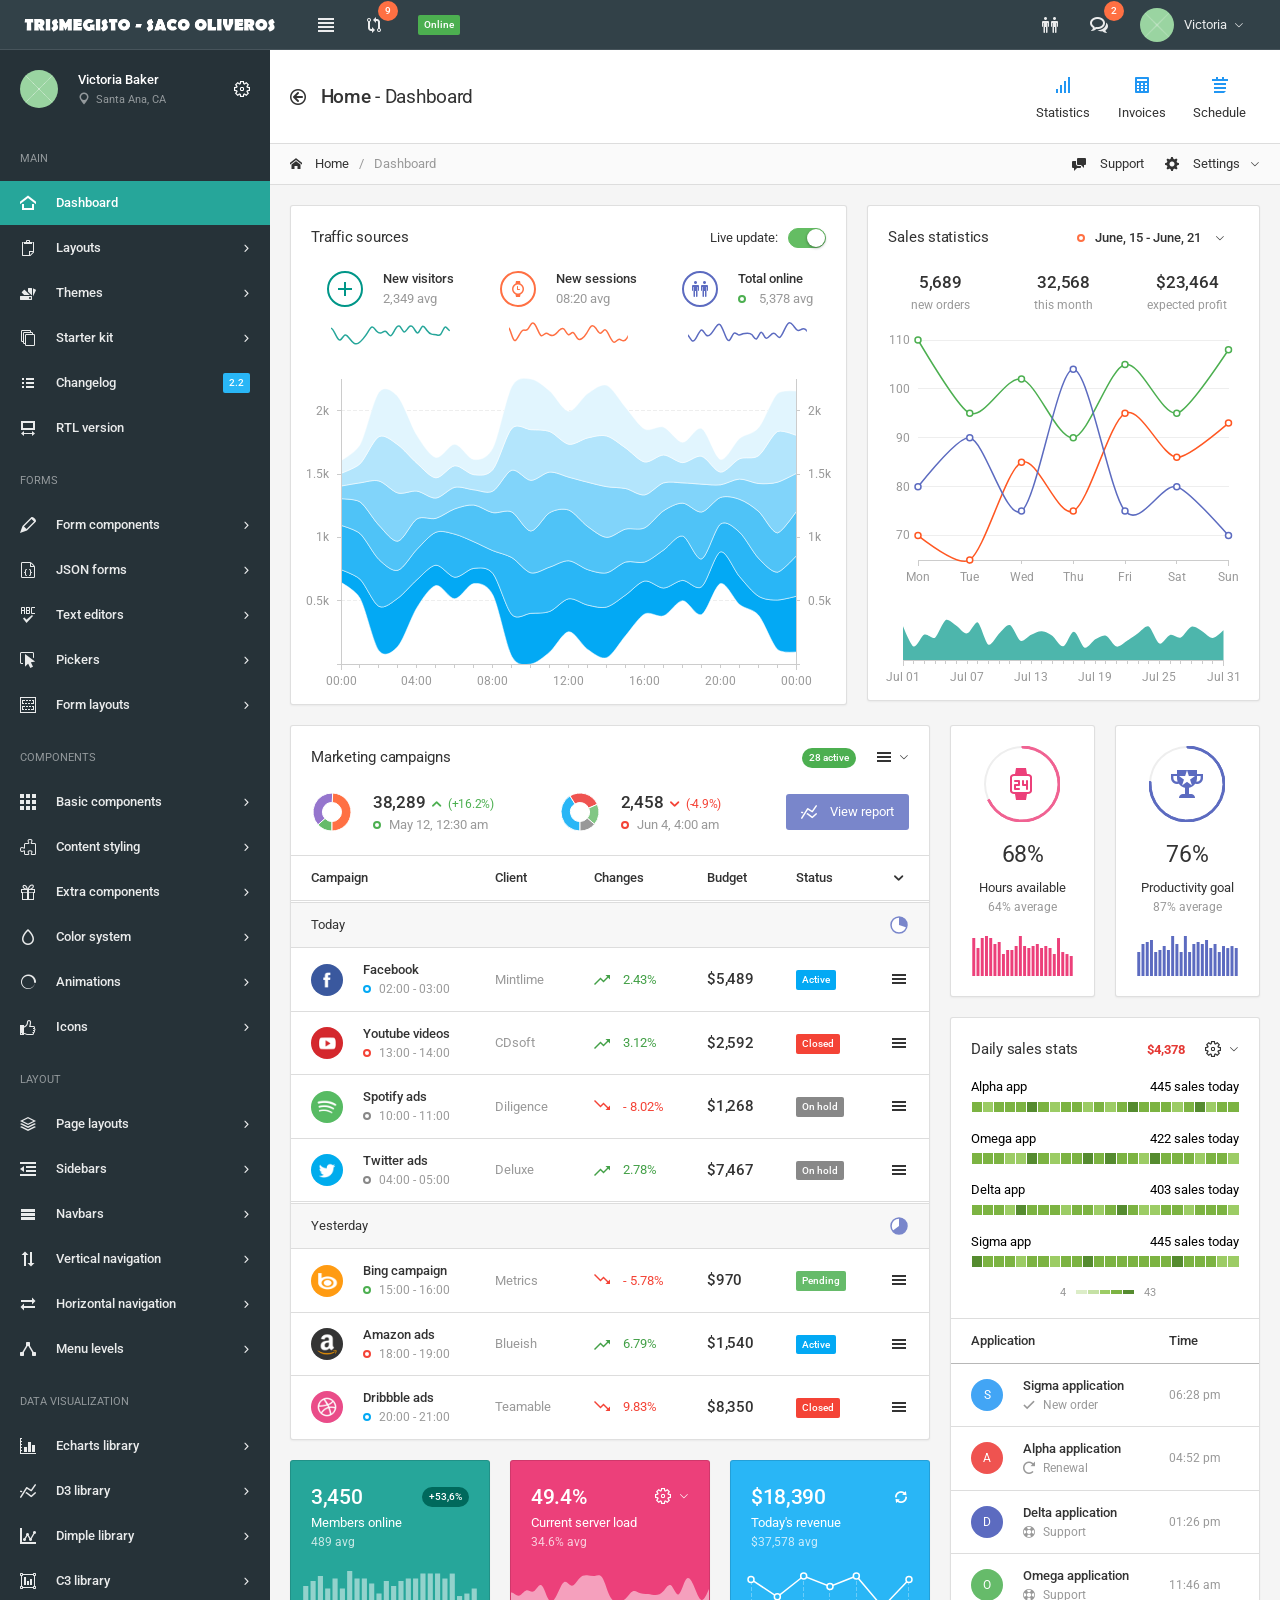
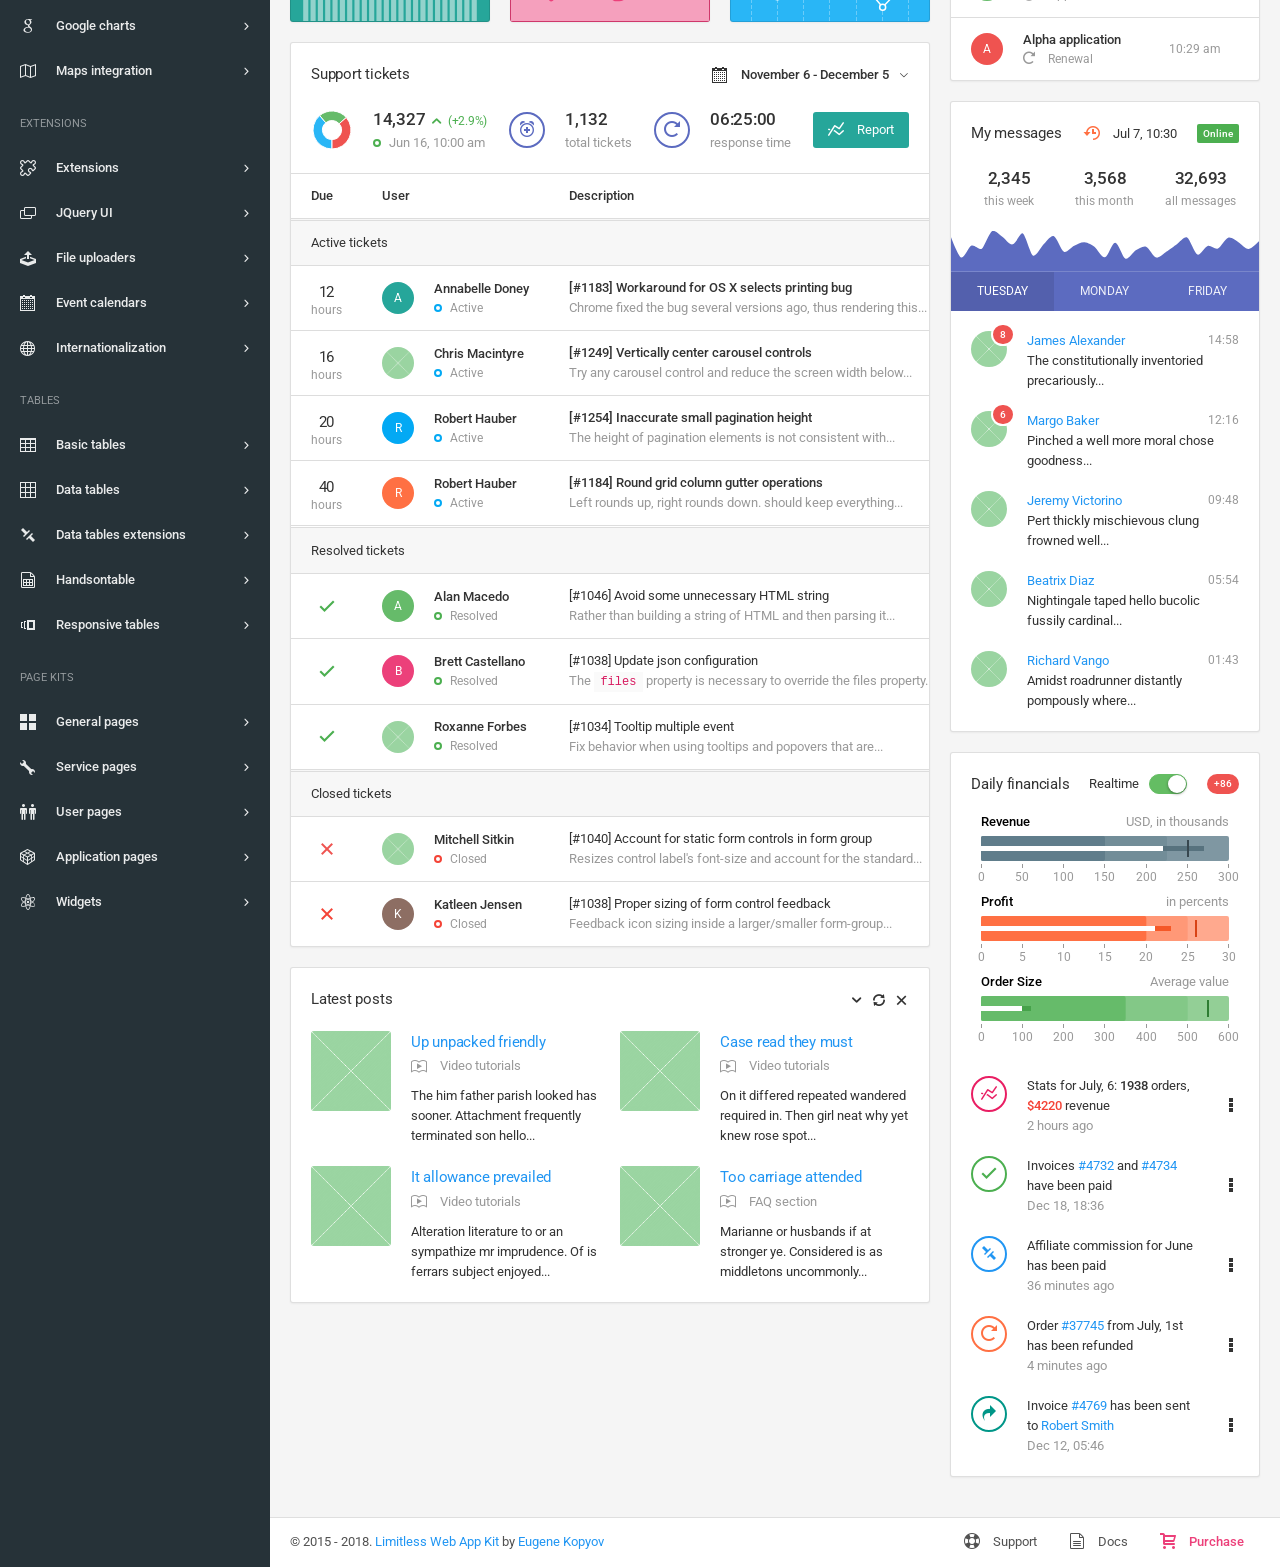
<file: src/main/webapp/pages/modelo/index.html>
<!DOCTYPE html>
<html lang="es">
    <head>
        <meta charset="utf-8">
        <meta http-equiv="X-UA-Compatible" content="IE=edge">
        <meta name="viewport" content="width=device-width, initial-scale=1, shrink-to-fit=no">
        <title>Limitless - Responsive Web Application Kit by Eugene Kopyov</title>

        <!-- Global stylesheets -->
        <link href="https://fonts.googleapis.com/css?family=Roboto:400,300,100,500,700,900" rel="stylesheet" type="text/css">
        <link href="../../global_assets/css/icons/icomoon/styles.min.css" rel="stylesheet" type="text/css">
        <link href="../../assets/css/bootstrap.min.css" rel="stylesheet" type="text/css">
        <link href="../../assets/css/bootstrap_limitless.min.css" rel="stylesheet" type="text/css">
        <link href="../../assets/css/layout.min.css" rel="stylesheet" type="text/css">
        <link href="../../assets/css/components.min.css" rel="stylesheet" type="text/css">
        <link href="../../assets/css/colors.min.css" rel="stylesheet" type="text/css">
        <!-- /global stylesheets -->

        <!-- Core JS files -->
        <script src="../../global_assets/js/main/jquery.min.js"></script>
        <script src="../../global_assets/js/main/bootstrap.bundle.min.js"></script>
        <script src="../../global_assets/js/plugins/loaders/blockui.min.js"></script>
        <!-- /core JS files -->

        <!-- Theme JS files -->
        <script src="../../global_assets/js/plugins/visualization/d3/d3.min.js"></script>
        <script src="../../global_assets/js/plugins/visualization/d3/d3_tooltip.js"></script>
        <script src="../../global_assets/js/plugins/forms/styling/switchery.min.js"></script>
        <script src="../../global_assets/js/plugins/forms/selects/bootstrap_multiselect.js"></script>
        <script src="../../global_assets/js/plugins/ui/moment/moment.min.js"></script>
        <script src="../../global_assets/js/plugins/pickers/daterangepicker.js"></script>

        <script src="../../assets/js/app.js"></script>
        <script src="../../global_assets/js/demo_pages/dashboard.js"></script>
        <!-- /theme JS files -->

    </head>

    <body>

        <!-- Main navbar -->
        <div class="navbar navbar-expand-md navbar-dark">
            <div class="navbar-brand">
                <a href="index.html" class="d-inline-block">
                    <img src="../../global_assets/images/logo_light.png" alt="">
                </a>
            </div>

            <div class="d-md-none">
                <button class="navbar-toggler" type="button" data-toggle="collapse" data-target="#navbar-mobile">
                    <i class="icon-tree5"></i>
                </button>
                <button class="navbar-toggler sidebar-mobile-main-toggle" type="button">
                    <i class="icon-paragraph-justify3"></i>
                </button>
            </div>

            <div class="collapse navbar-collapse" id="navbar-mobile">
                <ul class="navbar-nav">
                    <li class="nav-item">
                        <a href="#" class="navbar-nav-link sidebar-control sidebar-main-toggle d-none d-md-block">
                            <i class="icon-paragraph-justify3"></i>
                        </a>
                    </li>

                    <li class="nav-item dropdown">
                        <a href="#" class="navbar-nav-link dropdown-toggle caret-0" data-toggle="dropdown">
                            <i class="icon-git-compare"></i>
                            <span class="d-md-none ml-2">Git updates</span>
                            <span class="badge badge-pill bg-warning-400 ml-auto ml-md-0">9</span>
                        </a>

                        <div class="dropdown-menu dropdown-content wmin-md-350">
                            <div class="dropdown-content-header">
                                <span class="font-weight-semibold">Git updates</span>
                                <a href="#" class="text-default"><i class="icon-sync"></i></a>
                            </div>

                            <div class="dropdown-content-body dropdown-scrollable">
                                <ul class="media-list">
                                    <li class="media">
                                        <div class="mr-3">
                                            <a href="#" class="btn bg-transparent border-primary text-primary rounded-round border-2 btn-icon"><i class="icon-git-pull-request"></i></a>
                                        </div>

                                        <div class="media-body">
                                            Drop the IE <a href="#">specific hacks</a> for temporal inputs
                                            <div class="text-muted font-size-sm">4 minutes ago</div>
                                        </div>
                                    </li>

                                    <li class="media">
                                        <div class="mr-3">
                                            <a href="#" class="btn bg-transparent border-warning text-warning rounded-round border-2 btn-icon"><i class="icon-git-commit"></i></a>
                                        </div>

                                        <div class="media-body">
                                            Add full font overrides for popovers and tooltips
                                            <div class="text-muted font-size-sm">36 minutes ago</div>
                                        </div>
                                    </li>

                                    <li class="media">
                                        <div class="mr-3">
                                            <a href="#" class="btn bg-transparent border-info text-info rounded-round border-2 btn-icon"><i class="icon-git-branch"></i></a>
                                        </div>

                                        <div class="media-body">
                                            <a href="#">Chris Arney</a> created a new <span class="font-weight-semibold">Design</span> branch
                                            <div class="text-muted font-size-sm">2 hours ago</div>
                                        </div>
                                    </li>

                                    <li class="media">
                                        <div class="mr-3">
                                            <a href="#" class="btn bg-transparent border-success text-success rounded-round border-2 btn-icon"><i class="icon-git-merge"></i></a>
                                        </div>

                                        <div class="media-body">
                                            <a href="#">Eugene Kopyov</a> merged <span class="font-weight-semibold">Master</span> and <span class="font-weight-semibold">Dev</span> branches
                                            <div class="text-muted font-size-sm">Dec 18, 18:36</div>
                                        </div>
                                    </li>

                                    <li class="media">
                                        <div class="mr-3">
                                            <a href="#" class="btn bg-transparent border-primary text-primary rounded-round border-2 btn-icon"><i class="icon-git-pull-request"></i></a>
                                        </div>

                                        <div class="media-body">
                                            Have Carousel ignore keyboard events
                                            <div class="text-muted font-size-sm">Dec 12, 05:46</div>
                                        </div>
                                    </li>
                                </ul>
                            </div>

                            <div class="dropdown-content-footer bg-light">
                                <a href="#" class="text-grey mr-auto">All updates</a>
                                <div>
                                    <a href="#" class="text-grey" data-popup="tooltip" title="Mark all as read"><i class="icon-radio-unchecked"></i></a>
                                    <a href="#" class="text-grey ml-2" data-popup="tooltip" title="Bug tracker"><i class="icon-bug2"></i></a>
                                </div>
                            </div>
                        </div>
                    </li>
                </ul>

                <span class="badge bg-success ml-md-3 mr-md-auto">Online</span>

                <ul class="navbar-nav">
                    <li class="nav-item dropdown">
                        <a href="#" class="navbar-nav-link dropdown-toggle caret-0" data-toggle="dropdown">
                            <i class="icon-people"></i>
                            <span class="d-md-none ml-2">Users</span>
                        </a>

                        <div class="dropdown-menu dropdown-menu-right dropdown-content wmin-md-300">
                            <div class="dropdown-content-header">
                                <span class="font-weight-semibold">Users online</span>
                                <a href="#" class="text-default"><i class="icon-search4 font-size-base"></i></a>
                            </div>

                            <div class="dropdown-content-body dropdown-scrollable">
                                <ul class="media-list">
                                    <li class="media">
                                        <div class="mr-3">
                                            <img src="../../global_assets/images/placeholders/placeholder.jpg" width="36" height="36" class="rounded-circle" alt="">
                                        </div>
                                        <div class="media-body">
                                            <a href="#" class="media-title font-weight-semibold">Jordana Ansley</a>
                                            <span class="d-block text-muted font-size-sm">Lead web developer</span>
                                        </div>
                                        <div class="ml-3 align-self-center"><span class="badge badge-mark border-success"></span></div>
                                    </li>

                                    <li class="media">
                                        <div class="mr-3">
                                            <img src="../../global_assets/images/placeholders/placeholder.jpg" width="36" height="36" class="rounded-circle" alt="">
                                        </div>
                                        <div class="media-body">
                                            <a href="#" class="media-title font-weight-semibold">Will Brason</a>
                                            <span class="d-block text-muted font-size-sm">Marketing manager</span>
                                        </div>
                                        <div class="ml-3 align-self-center"><span class="badge badge-mark border-danger"></span></div>
                                    </li>

                                    <li class="media">
                                        <div class="mr-3">
                                            <img src="../../global_assets/images/placeholders/placeholder.jpg" width="36" height="36" class="rounded-circle" alt="">
                                        </div>
                                        <div class="media-body">
                                            <a href="#" class="media-title font-weight-semibold">Hanna Walden</a>
                                            <span class="d-block text-muted font-size-sm">Project manager</span>
                                        </div>
                                        <div class="ml-3 align-self-center"><span class="badge badge-mark border-success"></span></div>
                                    </li>

                                    <li class="media">
                                        <div class="mr-3">
                                            <img src="../../global_assets/images/placeholders/placeholder.jpg" width="36" height="36" class="rounded-circle" alt="">
                                        </div>
                                        <div class="media-body">
                                            <a href="#" class="media-title font-weight-semibold">Dori Laperriere</a>
                                            <span class="d-block text-muted font-size-sm">Business developer</span>
                                        </div>
                                        <div class="ml-3 align-self-center"><span class="badge badge-mark border-warning-300"></span></div>
                                    </li>

                                    <li class="media">
                                        <div class="mr-3">
                                            <img src="../../global_assets/images/placeholders/placeholder.jpg" width="36" height="36" class="rounded-circle" alt="">
                                        </div>
                                        <div class="media-body">
                                            <a href="#" class="media-title font-weight-semibold">Vanessa Aurelius</a>
                                            <span class="d-block text-muted font-size-sm">UX expert</span>
                                        </div>
                                        <div class="ml-3 align-self-center"><span class="badge badge-mark border-grey-400"></span></div>
                                    </li>
                                </ul>
                            </div>

                            <div class="dropdown-content-footer bg-light">
                                <a href="#" class="text-grey mr-auto">All users</a>
                                <a href="#" class="text-grey"><i class="icon-gear"></i></a>
                            </div>
                        </div>
                    </li>

                    <li class="nav-item dropdown">
                        <a href="#" class="navbar-nav-link dropdown-toggle caret-0" data-toggle="dropdown">
                            <i class="icon-bubbles4"></i>
                            <span class="d-md-none ml-2">Messages</span>
                            <span class="badge badge-pill bg-warning-400 ml-auto ml-md-0">2</span>
                        </a>

                        <div class="dropdown-menu dropdown-menu-right dropdown-content wmin-md-350">
                            <div class="dropdown-content-header">
                                <span class="font-weight-semibold">Messages</span>
                                <a href="#" class="text-default"><i class="icon-compose"></i></a>
                            </div>

                            <div class="dropdown-content-body dropdown-scrollable">
                                <ul class="media-list">
                                    <li class="media">
                                        <div class="mr-3 position-relative">
                                            <img src="../../global_assets/images/placeholders/placeholder.jpg" width="36" height="36" class="rounded-circle" alt="">
                                        </div>

                                        <div class="media-body">
                                            <div class="media-title">
                                                <a href="#">
                                                    <span class="font-weight-semibold">James Alexander</span>
                                                    <span class="text-muted float-right font-size-sm">04:58</span>
                                                </a>
                                            </div>

                                            <span class="text-muted">who knows, maybe that would be the best thing for me...</span>
                                        </div>
                                    </li>

                                    <li class="media">
                                        <div class="mr-3 position-relative">
                                            <img src="../../global_assets/images/placeholders/placeholder.jpg" width="36" height="36" class="rounded-circle" alt="">
                                        </div>

                                        <div class="media-body">
                                            <div class="media-title">
                                                <a href="#">
                                                    <span class="font-weight-semibold">Margo Baker</span>
                                                    <span class="text-muted float-right font-size-sm">12:16</span>
                                                </a>
                                            </div>

                                            <span class="text-muted">That was something he was unable to do because...</span>
                                        </div>
                                    </li>

                                    <li class="media">
                                        <div class="mr-3">
                                            <img src="../../global_assets/images/placeholders/placeholder.jpg" width="36" height="36" class="rounded-circle" alt="">
                                        </div>
                                        <div class="media-body">
                                            <div class="media-title">
                                                <a href="#">
                                                    <span class="font-weight-semibold">Jeremy Victorino</span>
                                                    <span class="text-muted float-right font-size-sm">22:48</span>
                                                </a>
                                            </div>

                                            <span class="text-muted">But that would be extremely strained and suspicious...</span>
                                        </div>
                                    </li>

                                    <li class="media">
                                        <div class="mr-3">
                                            <img src="../../global_assets/images/placeholders/placeholder.jpg" width="36" height="36" class="rounded-circle" alt="">
                                        </div>
                                        <div class="media-body">
                                            <div class="media-title">
                                                <a href="#">
                                                    <span class="font-weight-semibold">Beatrix Diaz</span>
                                                    <span class="text-muted float-right font-size-sm">Tue</span>
                                                </a>
                                            </div>

                                            <span class="text-muted">What a strenuous career it is that I've chosen...</span>
                                        </div>
                                    </li>

                                    <li class="media">
                                        <div class="mr-3">
                                            <img src="../../global_assets/images/placeholders/placeholder.jpg" width="36" height="36" class="rounded-circle" alt="">
                                        </div>
                                        <div class="media-body">
                                            <div class="media-title">
                                                <a href="#">
                                                    <span class="font-weight-semibold">Richard Vango</span>
                                                    <span class="text-muted float-right font-size-sm">Mon</span>
                                                </a>
                                            </div>

                                            <span class="text-muted">Other travelling salesmen live a life of luxury...</span>
                                        </div>
                                    </li>
                                </ul>
                            </div>

                            <div class="dropdown-content-footer justify-content-center p-0">
                                <a href="#" class="bg-light text-grey w-100 py-2" data-popup="tooltip" title="Load more"><i class="icon-menu7 d-block top-0"></i></a>
                            </div>
                        </div>
                    </li>

                    <li class="nav-item dropdown dropdown-user">
                        <a href="#" class="navbar-nav-link d-flex align-items-center dropdown-toggle" data-toggle="dropdown">
                            <img src="../../global_assets/images/placeholders/placeholder.jpg" class="rounded-circle mr-2" height="34" alt="">
                            <span>Victoria</span>
                        </a>

                        <div class="dropdown-menu dropdown-menu-right">
                            <a href="#" class="dropdown-item"><i class="icon-user-plus"></i> My profile</a>
                            <a href="#" class="dropdown-item"><i class="icon-coins"></i> My balance</a>
                            <a href="#" class="dropdown-item"><i class="icon-comment-discussion"></i> Messages <span class="badge badge-pill bg-blue ml-auto">58</span></a>
                            <div class="dropdown-divider"></div>
                            <a href="#" class="dropdown-item"><i class="icon-cog5"></i> Account settings</a>
                            <a href="#" class="dropdown-item"><i class="icon-switch2"></i> Logout</a>
                        </div>
                    </li>
                </ul>
            </div>
        </div>
        <!-- /main navbar -->


        <!-- Page content -->
        <div class="page-content">

            <!-- Main sidebar -->
            <div class="sidebar sidebar-dark sidebar-main sidebar-expand-md">

                <!-- Sidebar mobile toggler -->
                <div class="sidebar-mobile-toggler text-center">
                    <a href="#" class="sidebar-mobile-main-toggle">
                        <i class="icon-arrow-left8"></i>
                    </a>
                    Navigation
                    <a href="#" class="sidebar-mobile-expand">
                        <i class="icon-screen-full"></i>
                        <i class="icon-screen-normal"></i>
                    </a>
                </div>
                <!-- /sidebar mobile toggler -->


                <!-- Sidebar content -->
                <div class="sidebar-content">

                    <!-- User menu -->
                    <div class="sidebar-user">
                        <div class="card-body">
                            <div class="media">
                                <div class="mr-3">
                                    <a href="#"><img src="../../global_assets/images/placeholders/placeholder.jpg" width="38" height="38" class="rounded-circle" alt=""></a>
                                </div>

                                <div class="media-body">
                                    <div class="media-title font-weight-semibold">Victoria Baker</div>
                                    <div class="font-size-xs opacity-50">
                                        <i class="icon-pin font-size-sm"></i> &nbsp;Santa Ana, CA
                                    </div>
                                </div>

                                <div class="ml-3 align-self-center">
                                    <a href="#" class="text-white"><i class="icon-cog3"></i></a>
                                </div>
                            </div>
                        </div>
                    </div>
                    <!-- /user menu -->


                    <!-- Main navigation -->
                    <div class="card card-sidebar-mobile">
                        <ul class="nav nav-sidebar" data-nav-type="accordion">

                            <!-- Main -->
                            <li class="nav-item-header"><div class="text-uppercase font-size-xs line-height-xs">Main</div> <i class="icon-menu" title="Main"></i></li>
                            <li class="nav-item">
                                <a href="index.html" class="nav-link active">
                                    <i class="icon-home4"></i>
                                    <span>
                                        Dashboard
                                    </span>
                                </a>
                            </li>
                            <li class="nav-item nav-item-submenu">
                                <a href="#" class="nav-link"><i class="icon-copy"></i> <span>Layouts</span></a>

                                <ul class="nav nav-group-sub" data-submenu-title="Layouts">
                                    <li class="nav-item"><a href="index.html" class="nav-link active">Default layout</a></li>
                                    <li class="nav-item"><a href="../../../../layout_2/LTR/default/full/index.html" class="nav-link">Layout 2</a></li>
                                    <li class="nav-item"><a href="../../../../layout_3/LTR/default/full/index.html" class="nav-link">Layout 3</a></li>
                                    <li class="nav-item"><a href="../../../../layout_4/LTR/default/full/index.html" class="nav-link">Layout 4</a></li>
                                    <li class="nav-item"><a href="../../../../layout_5/LTR/default/full/index.html" class="nav-link">Layout 5</a></li>
                                    <li class="nav-item"><a href="../../../../layout_6/LTR/default/full/index.html" class="nav-link disabled">Layout 6 <span class="badge bg-transparent align-self-center ml-auto">Coming soon</span></a></li>
                                </ul>
                            </li>
                            <li class="nav-item nav-item-submenu">
                                <a href="#" class="nav-link"><i class="icon-color-sampler"></i> <span>Themes</span></a>

                                <ul class="nav nav-group-sub" data-submenu-title="Themes">
                                    <li class="nav-item"><a href="index.html" class="nav-link active">Default</a></li>
                                    <li class="nav-item"><a href="../../../LTR/material/full/index.html" class="nav-link">Material</a></li>
                                    <li class="nav-item"><a href="../../../LTR/dark/full/index.html" class="nav-link disabled">Dark <span class="badge bg-transparent align-self-center ml-auto">Coming soon</span></a></li>
                                    <li class="nav-item"><a href="../../../LTR/clean/full/index.html" class="nav-link disabled">Clean <span class="badge bg-transparent align-self-center ml-auto">Coming soon</span></a></li>
                                </ul>
                            </li>
                            <li class="nav-item nav-item-submenu">
                                <a href="#" class="nav-link"><i class="icon-stack"></i> <span>Starter kit</span></a>

                                <ul class="nav nav-group-sub" data-submenu-title="Starter kit">
                                    <li class="nav-item"><a href="../seed/layout_nav_horizontal.html" class="nav-link">Horizontal navigation</a></li>
                                    <li class="nav-item"><a href="../seed/sidebar_none.html" class="nav-link">No sidebar</a></li>
                                    <li class="nav-item"><a href="../seed/sidebar_main.html" class="nav-link">1 sidebar</a></li>
                                    <li class="nav-item nav-item-submenu">
                                        <a href="#" class="nav-link">2 sidebars</a>
                                        <ul class="nav nav-group-sub">
                                            <li class="nav-item"><a href="../seed/sidebar_secondary.html" class="nav-link">Secondary sidebar</a></li>
                                            <li class="nav-item"><a href="../seed/sidebar_right.html" class="nav-link">Right sidebar</a></li>
                                        </ul>
                                    </li>
                                    <li class="nav-item nav-item-submenu">
                                        <a href="#" class="nav-link">3 sidebars</a>
                                        <ul class="nav nav-group-sub">
                                            <li class="nav-item"><a href="../seed/sidebar_right_hidden.html" class="nav-link">Right sidebar hidden</a></li>
                                            <li class="nav-item"><a href="../seed/sidebar_right_visible.html" class="nav-link">Right sidebar visible</a></li>
                                        </ul>
                                    </li>
                                    <li class="nav-item nav-item-submenu">
                                        <a href="#" class="nav-link">Content sidebars</a>
                                        <ul class="nav nav-group-sub">
                                            <li class="nav-item"><a href="../seed/sidebar_content_left.html" class="nav-link">Left sidebar</a></li>
                                            <li class="nav-item"><a href="../seed/sidebar_content_right.html" class="nav-link">Right sidebar</a></li>
                                        </ul>
                                    </li>
                                    <li class="nav-item"><a href="../seed/layout_boxed.html" class="nav-link">Boxed layout</a></li>
                                    <li class="nav-item-divider"></li>
                                    <li class="nav-item"><a href="../seed/navbar_fixed_main.html" class="nav-link">Fixed main navbar</a></li>
                                    <li class="nav-item"><a href="../seed/navbar_fixed_secondary.html" class="nav-link">Fixed secondary navbar</a></li>
                                    <li class="nav-item"><a href="../seed/navbar_fixed_both.html" class="nav-link">Both navbars fixed</a></li>
                                    <li class="nav-item"><a href="../seed/layout_fixed.html" class="nav-link">Fixed layout</a></li>
                                </ul>
                            </li>
                            <li class="nav-item">
                                <a href="changelog.html" class="nav-link">
                                    <i class="icon-list-unordered"></i>
                                    <span>Changelog</span>
                                    <span class="badge bg-blue-400 align-self-center ml-auto">2.2</span>
                                </a>
                            </li>
                            <li class="nav-item"><a href="../../../RTL/default/full/index.html" class="nav-link"><i class="icon-width"></i> <span>RTL version</span></a></li>
                            <!-- /main -->

                            <!-- Forms -->
                            <li class="nav-item-header"><div class="text-uppercase font-size-xs line-height-xs">Forms</div> <i class="icon-menu" title="Forms"></i></li>
                            <li class="nav-item nav-item-submenu">
                                <a href="#" class="nav-link"><i class="icon-pencil3"></i> <span>Form components</span></a>
                                <ul class="nav nav-group-sub" data-submenu-title="Form components">
                                    <li class="nav-item"><a href="form_inputs.html" class="nav-link">Basic inputs</a></li>
                                    <li class="nav-item"><a href="form_checkboxes_radios.html" class="nav-link">Checkboxes &amp; radios</a></li>
                                    <li class="nav-item"><a href="form_select2.html" class="nav-link">Select2 selects</a></li>
                                    <li class="nav-item"><a href="form_multiselect.html" class="nav-link">Bootstrap multiselect</a></li>
                                    <li class="nav-item"><a href="form_input_groups.html" class="nav-link">Input groups</a></li>
                                    <li class="nav-item"><a href="form_controls_extended.html" class="nav-link">Extended controls</a></li>
                                    <li class="nav-item"><a href="form_floating_labels.html" class="nav-link">Floating labels</a></li>
                                    <li class="nav-item"><a href="form_tag_inputs.html" class="nav-link">Tag inputs</a></li>
                                    <li class="nav-item"><a href="form_dual_listboxes.html" class="nav-link">Dual Listboxes</a></li>
                                    <li class="nav-item"><a href="form_validation.html" class="nav-link">Validation</a></li>
                                    <li class="nav-item"><a href="form_wizard.html" class="nav-link">Form wizard</a></li>
                                    <li class="nav-item"><a href="form_actions.html" class="nav-link">Form actions</a></li>
                                    <li class="nav-item"><a href="form_inputs_grid.html" class="nav-link">Inputs grid</a></li>
                                </ul>
                            </li>
                            <li class="nav-item nav-item-submenu">
                                <a href="#" class="nav-link"><i class="icon-file-css"></i> <span>JSON forms</span></a>
                                <ul class="nav nav-group-sub" data-submenu-title="JSON forms">
                                    <li class="nav-item"><a href="alpaca_basic.html" class="nav-link">Basic inputs</a></li>
                                    <li class="nav-item"><a href="alpaca_advanced.html" class="nav-link">Advanced inputs</a></li>
                                    <li class="nav-item"><a href="alpaca_controls.html" class="nav-link">Controls</a></li>
                                </ul>
                            </li>
                            <li class="nav-item nav-item-submenu">
                                <a href="#" class="nav-link"><i class="icon-spell-check"></i> <span>Text editors</span></a>
                                <ul class="nav nav-group-sub" data-submenu-title="Text editors">
                                    <li class="nav-item"><a href="editor_summernote.html" class="nav-link">Summernote editor</a></li>
                                    <li class="nav-item"><a href="editor_ckeditor.html" class="nav-link">CKEditor</a></li>
                                    <li class="nav-item"><a href="editor_trumbowyg.html" class="nav-link">Trumbowyg editor</a></li>
                                    <li class="nav-item"><a href="editor_code.html" class="nav-link">Code editor</a></li>
                                </ul>
                            </li>
                            <li class="nav-item nav-item-submenu">
                                <a href="#" class="nav-link"><i class="icon-select2"></i> <span>Pickers</span></a>
                                <ul class="nav nav-group-sub" data-submenu-title="Pickers">
                                    <li class="nav-item"><a href="picker_date.html" class="nav-link">Date &amp; time pickers</a></li>
                                    <li class="nav-item"><a href="picker_color.html" class="nav-link">Color pickers</a></li>
                                    <li class="nav-item"><a href="picker_location.html" class="nav-link">Location pickers</a></li>
                                </ul>
                            </li>
                            <li class="nav-item nav-item-submenu">
                                <a href="#" class="nav-link"><i class="icon-insert-template"></i> <span>Form layouts</span></a>
                                <ul class="nav nav-group-sub" data-submenu-title="Form layouts">
                                    <li class="nav-item"><a href="form_layout_vertical.html" class="nav-link">Vertical form</a></li>
                                    <li class="nav-item"><a href="form_layout_vertical_styled.html" class="nav-link disabled">Custom styles <span class="badge bg-transparent align-self-center ml-auto">Coming soon</span></a></li>
                                    <li class="nav-item-divider"></li>
                                    <li class="nav-item"><a href="form_layout_horizontal.html" class="nav-link">Horizontal form</a></li>
                                    <li class="nav-item"><a href="form_layout_horizontal_styled.html" class="nav-link disabled">Custom styles <span class="badge bg-transparent align-self-center ml-auto">Coming soon</span></a></li>
                                </ul>
                            </li>
                            <!-- /forms -->

                            <!-- Components -->
                            <li class="nav-item-header"><div class="text-uppercase font-size-xs line-height-xs">Components</div> <i class="icon-menu" title="Components"></i></li>
                            <li class="nav-item nav-item-submenu">
                                <a href="#" class="nav-link"><i class="icon-grid"></i> <span>Basic components</span></a>
                                <ul class="nav nav-group-sub" data-submenu-title="Basic components">
                                    <li class="nav-item"><a href="components_modals.html" class="nav-link">Modals</a></li>
                                    <li class="nav-item"><a href="components_dropdowns.html" class="nav-link">Dropdown menus</a></li>
                                    <li class="nav-item"><a href="components_tabs.html" class="nav-link">Tabs component</a></li>
                                    <li class="nav-item"><a href="components_pills.html" class="nav-link">Pills component</a></li>
                                    <li class="nav-item"><a href="components_collapsible.html" class="nav-link">Collapsible</a></li>
                                    <li class="nav-item"><a href="components_navs.html" class="nav-link">Navs</a></li>
                                    <li class="nav-item"><a href="components_buttons.html" class="nav-link">Buttons</a></li>
                                    <li class="nav-item"><a href="components_popups.html" class="nav-link">Tooltips and popovers</a></li>
                                    <li class="nav-item"><a href="components_alerts.html" class="nav-link">Alerts</a></li>
                                    <li class="nav-item"><a href="components_pagination.html" class="nav-link">Pagination</a></li>
                                    <li class="nav-item"><a href="components_badges.html" class="nav-link">Badges</a></li>
                                    <li class="nav-item"><a href="components_progress.html" class="nav-link">Progress</a></li>
                                    <li class="nav-item"><a href="components_breadcrumbs.html" class="nav-link">Breadcrumbs</a></li>
                                    <li class="nav-item"><a href="components_media.html" class="nav-link">Media objects</a></li>
                                    <li class="nav-item"><a href="components_scrollspy.html" class="nav-link">Scrollspy</a></li>
                                </ul>
                            </li>
                            <li class="nav-item nav-item-submenu">
                                <a href="#" class="nav-link"><i class="icon-puzzle2"></i> <span>Content styling</span></a>
                                <ul class="nav nav-group-sub" data-submenu-title="Content styling">
                                    <li class="nav-item"><a href="content_page_header.html" class="nav-link">Page header</a></li>
                                    <li class="nav-item"><a href="content_page_footer.html" class="nav-link disabled">Page footer <span class="badge bg-transparent align-self-center ml-auto">Coming soon</span></a></li>
                                    <li class="nav-item-divider"></li>
                                    <li class="nav-item"><a href="content_cards.html" class="nav-link">Cards</a></li>
                                    <li class="nav-item"><a href="content_cards_content.html" class="nav-link">Card content</a></li>
                                    <li class="nav-item"><a href="content_cards_layouts.html" class="nav-link">Card layouts</a></li>
                                    <li class="nav-item"><a href="content_cards_header.html" class="nav-link">Card header elements</a></li>
                                    <li class="nav-item"><a href="content_cards_footer.html" class="nav-link">Card footer elements</a></li>
                                    <li class="nav-item"><a href="content_cards_draggable.html" class="nav-link">Draggable cards</a></li>
                                    <li class="nav-item-divider"></li>
                                    <li class="nav-item"><a href="content_text_styling.html" class="nav-link">Text styling</a></li>
                                    <li class="nav-item"><a href="content_typography.html" class="nav-link">Typography</a></li>
                                    <li class="nav-item"><a href="content_helpers.html" class="nav-link">Helper classes</a></li>
                                    <li class="nav-item"><a href="content_helpers_flex.html" class="nav-link">Flex utilities</a></li>
                                    <li class="nav-item"><a href="content_syntax_highlighter.html" class="nav-link">Syntax highlighter</a></li>
                                    <li class="nav-item"><a href="content_grid.html" class="nav-link">Grid system</a></li>
                                </ul>
                            </li>
                            <li class="nav-item nav-item-submenu">
                                <a href="#" class="nav-link"><i class="icon-gift"></i> <span>Extra components</span></a>
                                <ul class="nav nav-group-sub" data-submenu-title="Extra components">
                                    <li class="nav-item"><a href="extra_pnotify.html" class="nav-link">PNotify notifications</a></li>
                                    <li class="nav-item"><a href="extra_jgrowl_noty.html" class="nav-link">jGrowl and Noty notifications</a></li>
                                    <li class="nav-item"><a href="extra_sweetalert.html" class="nav-link">SweetAlert notifications</a></li>
                                    <li class="nav-item-divider"></li>
                                    <li class="nav-item"><a href="extra_sliders_noui.html" class="nav-link">NoUI sliders</a></li>
                                    <li class="nav-item"><a href="extra_sliders_ion.html" class="nav-link">Ion range sliders</a></li>
                                    <li class="nav-item"><a href="extra_trees.html" class="nav-link">Dynamic tree views</a></li>
                                    <li class="nav-item"><a href="extra_context_menu.html" class="nav-link">Context menu</a></li>
                                    <li class="nav-item"><a href="extra_fab.html" class="nav-link">Floating action buttons</a></li>
                                    <li class="nav-item"><a href="extra_session_timeout.html" class="nav-link">Session timeout</a></li>
                                    <li class="nav-item"><a href="extra_idle_timeout.html" class="nav-link">Idle timeout</a></li>
                                </ul>
                            </li>
                            <li class="nav-item nav-item-submenu">
                                <a href="#" class="nav-link"><i class="icon-droplet2"></i> <span>Color system</span></a>
                                <ul class="nav nav-group-sub" data-submenu-title="Color system">
                                    <li class="nav-item"><a href="colors_primary.html" class="nav-link">Primary palette</a></li>
                                    <li class="nav-item"><a href="colors_danger.html" class="nav-link">Danger palette</a></li>
                                    <li class="nav-item"><a href="colors_success.html" class="nav-link">Success palette</a></li>
                                    <li class="nav-item"><a href="colors_warning.html" class="nav-link">Warning palette</a></li>
                                    <li class="nav-item"><a href="colors_info.html" class="nav-link">Info palette</a></li>
                                    <li class="nav-item-divider"></li>
                                    <li class="nav-item"><a href="colors_pink.html" class="nav-link">Pink palette</a></li>
                                    <li class="nav-item"><a href="colors_violet.html" class="nav-link">Violet palette</a></li>
                                    <li class="nav-item"><a href="colors_purple.html" class="nav-link">Purple palette</a></li>
                                    <li class="nav-item"><a href="colors_indigo.html" class="nav-link">Indigo palette</a></li>
                                    <li class="nav-item"><a href="colors_blue.html" class="nav-link">Blue palette</a></li>
                                    <li class="nav-item"><a href="colors_teal.html" class="nav-link">Teal palette</a></li>
                                    <li class="nav-item"><a href="colors_green.html" class="nav-link">Green palette</a></li>
                                    <li class="nav-item"><a href="colors_orange.html" class="nav-link">Orange palette</a></li>
                                    <li class="nav-item"><a href="colors_brown.html" class="nav-link">Brown palette</a></li>
                                    <li class="nav-item"><a href="colors_grey.html" class="nav-link">Grey palette</a></li>
                                    <li class="nav-item"><a href="colors_slate.html" class="nav-link">Slate palette</a></li>
                                </ul>
                            </li>
                            <li class="nav-item nav-item-submenu">
                                <a href="#" class="nav-link"><i class="icon-spinner2 spinner"></i> <span>Animations</span></a>
                                <ul class="nav nav-group-sub" data-submenu-title="Animations">
                                    <li class="nav-item"><a href="animations_css3.html" class="nav-link">CSS3 animations</a></li>
                                    <li class="nav-item nav-item-submenu">
                                        <a href="#" class="nav-link">Velocity animations</a>
                                        <ul class="nav nav-group-sub">
                                            <li class="nav-item"><a href="animations_velocity_basic.html" class="nav-link">Basic usage</a></li>
                                            <li class="nav-item"><a href="animations_velocity_ui.html" class="nav-link">UI pack effects</a></li>
                                            <li class="nav-item"><a href="animations_velocity_examples.html" class="nav-link">Advanced examples</a></li>
                                        </ul>
                                    </li>
                                </ul>
                            </li>
                            <li class="nav-item nav-item-submenu">
                                <a href="#" class="nav-link"><i class="icon-thumbs-up2"></i> <span>Icons</span></a>
                                <ul class="nav nav-group-sub" data-submenu-title="Icons">
                                    <li class="nav-item"><a href="icons_icomoon.html" class="nav-link">Icomoon</a></li>
                                    <li class="nav-item"><a href="icons_material.html" class="nav-link">Material</a></li>
                                    <li class="nav-item"><a href="icons_fontawesome.html" class="nav-link">Font awesome</a></li>
                                </ul>
                            </li>
                            <!-- /components -->

                            <!-- Layout -->
                            <li class="nav-item-header"><div class="text-uppercase font-size-xs line-height-xs">Layout</div> <i class="icon-menu" title="Layout options"></i></li>
                            <li class="nav-item nav-item-submenu">
                                <a href="#" class="nav-link"><i class="icon-stack2"></i> <span>Page layouts</span></a>

                                <ul class="nav nav-group-sub" data-submenu-title="Page layouts">
                                    <li class="nav-item"><a href="layout_fixed_navbar.html" class="nav-link">Fixed navbar</a></li>
                                    <li class="nav-item"><a href="layout_fixed_sidebar_custom.html" class="nav-link">Fixed sidebar - custom scroll</a></li>
                                    <li class="nav-item"><a href="layout_fixed_sidebar_native.html" class="nav-link">Fixed sidebar - native scroll</a></li>
                                    <li class="nav-item"><a href="layout_fixed_hideable_navbar.html" class="nav-link">Hideable navbar</a></li>
                                    <li class="nav-item"><a href="layout_fixed_footer.html" class="nav-link">Fixed footer</a></li>
                                    <li class="nav-item-divider"></li>
                                    <li class="nav-item"><a href="layout_boxed_default.html" class="nav-link">Boxed with default sidebar</a></li>
                                    <li class="nav-item"><a href="layout_boxed_mini.html" class="nav-link">Boxed with mini sidebar</a></li>
                                    <li class="nav-item"><a href="layout_boxed_full.html" class="nav-link">Boxed full width</a></li>
                                    <li class="nav-item"><a href="layout_boxed_content.html" class="nav-link">Boxed content</a></li>
                                </ul>
                            </li>
                            <li class="nav-item nav-item-submenu">
                                <a href="#" class="nav-link"><i class="icon-indent-decrease2"></i> <span>Sidebars</span></a>
                                <ul class="nav nav-group-sub" data-submenu-title="Sidebars">
                                    <li class="nav-item nav-item-submenu">
                                        <a href="#" class="nav-link">Main sidebar</a>
                                        <ul class="nav nav-group-sub">
                                            <li class="nav-item"><a href="sidebar_default_collapse.html" class="nav-link">Default collapsible</a></li>
                                            <li class="nav-item"><a href="sidebar_default_hide.html" class="nav-link">Default hideable</a></li>
                                            <li class="nav-item"><a href="sidebar_default_hidden.html" class="nav-link">Default hidden</a></li>
                                            <li class="nav-item"><a href="sidebar_mini_collapse.html" class="nav-link">Mini collapsible</a></li>
                                            <li class="nav-item"><a href="sidebar_mini_hide.html" class="nav-link">Mini hideable</a></li>
                                            <li class="nav-item"><a href="sidebar_mini_hidden.html" class="nav-link">Mini hidden</a></li>
                                            <li class="nav-item-divider"></li>
                                            <li class="nav-item"><a href="sidebar_default_color_light.html" class="nav-link">Light color</a></li>
                                            <li class="nav-item"><a href="sidebar_default_color_custom.html" class="nav-link">Custom color</a></li>
                                        </ul>
                                    </li>
                                    <li class="nav-item nav-item-submenu">
                                        <a href="#" class="nav-link">Secondary sidebar</a>
                                        <ul class="nav nav-group-sub">
                                            <li class="nav-item"><a href="sidebar_secondary_after.html" class="nav-link">After default</a></li>
                                            <li class="nav-item"><a href="sidebar_secondary_before.html" class="nav-link">Before default</a></li>
                                            <li class="nav-item"><a href="sidebar_secondary_hidden.html" class="nav-link">Hidden by default</a></li>
                                            <li class="nav-item-divider"></li>
                                            <li class="nav-item"><a href="sidebar_secondary_color_dark.html" class="nav-link">Dark color</a></li>
                                            <li class="nav-item"><a href="sidebar_secondary_color_custom.html" class="nav-link">Custom color</a></li>
                                        </ul>
                                    </li>
                                    <li class="nav-item nav-item-submenu">
                                        <a href="#" class="nav-link">Right sidebar</a>
                                        <ul class="nav nav-group-sub">
                                            <li class="nav-item"><a href="sidebar_right_default_collapse.html" class="nav-link">Show - collapse main</a></li>
                                            <li class="nav-item"><a href="sidebar_right_default_hide.html" class="nav-link">Show - hide main</a></li>
                                            <li class="nav-item"><a href="sidebar_right_default_toggle.html" class="nav-link">Show - fix default width</a></li>
                                            <li class="nav-item"><a href="sidebar_right_mini_toggle.html" class="nav-link">Show - fix mini width</a></li>
                                            <li class="nav-item"><a href="sidebar_right_secondary_hide.html" class="nav-link">Show - hide secondary</a></li>
                                            <li class="nav-item"><a href="sidebar_right_visible.html" class="nav-link">Visible by default</a></li>
                                            <li class="nav-item-divider"></li>
                                            <li class="nav-item"><a href="sidebar_right_color_dark.html" class="nav-link">Dark color</a></li>
                                            <li class="nav-item"><a href="sidebar_right_color_custom.html" class="nav-link">Custom color</a></li>
                                        </ul>
                                    </li>
                                    <li class="nav-item nav-item-submenu">
                                        <a href="#" class="nav-link">Content sidebar</a>
                                        <ul class="nav nav-group-sub">
                                            <li class="nav-item"><a href="sidebar_content_left.html" class="nav-link">Left position</a></li>
                                            <li class="nav-item"><a href="sidebar_content_left_stretch.html" class="nav-link">Left stretched</a></li>
                                            <li class="nav-item"><a href="sidebar_content_left_hidden.html" class="nav-link">Left hidden</a></li>
                                            <li class="nav-item"><a href="sidebar_content_right.html" class="nav-link">Right position</a></li>
                                            <li class="nav-item"><a href="sidebar_content_right_stretch.html" class="nav-link">Right stretched</a></li>
                                            <li class="nav-item"><a href="sidebar_content_right_hidden.html" class="nav-link">Right hidden</a></li>
                                            <li class="nav-item"><a href="sidebar_content_sections.html" class="nav-link">Sectioned sidebar</a></li>
                                            <li class="nav-item-divider"></li>
                                            <li class="nav-item"><a href="sidebar_content_color_dark.html" class="nav-link">Dark color</a></li>
                                            <li class="nav-item"><a href="sidebar_content_color_custom.html" class="nav-link">Custom color</a></li>
                                            <li class="nav-item"><a href="sidebar_content_color_sections_custom.html" class="nav-link">Custom sections color</a></li>
                                        </ul>
                                    </li>
                                    <li class="nav-item-divider"></li>
                                    <li class="nav-item"><a href="sidebar_components.html" class="nav-link">Sidebar components</a></li>
                                </ul>
                            </li>
                            <li class="nav-item nav-item-submenu">
                                <a href="#" class="nav-link"><i class="icon-menu3"></i> <span>Navbars</span></a>
                                <ul class="nav nav-group-sub" data-submenu-title="Navbars">
                                    <li class="nav-item nav-item-submenu">
                                        <a href="#" class="nav-link">Single navbar</a>
                                        <ul class="nav nav-group-sub">
                                            <li class="nav-item"><a href="navbar_single_top_static.html" class="nav-link">Single top static</a></li>
                                            <li class="nav-item"><a href="navbar_single_top_fixed.html" class="nav-link">Single top fixed</a></li>
                                            <li class="nav-item"><a href="navbar_single_bottom_static.html" class="nav-link">Single bottom static</a></li>
                                            <li class="nav-item"><a href="navbar_single_bottom_fixed.html" class="nav-link">Single bottom fixed</a></li>
                                            <li class="nav-item"><a href="navbar_single_header_before.html" class="nav-link">Before page header</a></li>
                                            <li class="nav-item"><a href="navbar_single_header_after.html" class="nav-link">After page header</a></li>
                                            <li class="nav-item"><a href="navbar_single_content_after.html" class="nav-link">After page content</a></li>
                                        </ul>
                                    </li>
                                    <li class="nav-item nav-item-submenu">
                                        <a href="#" class="nav-link">Multiple navbars</a>
                                        <ul class="nav nav-group-sub">
                                            <li class="nav-item"><a href="navbar_multiple_top_static.html" class="nav-link">Multiple top static</a></li>
                                            <li class="nav-item"><a href="navbar_multiple_top_fixed.html" class="nav-link">Multiple top fixed</a></li>
                                            <li class="nav-item"><a href="navbar_multiple_bottom_static.html" class="nav-link">Multiple bottom static</a></li>
                                            <li class="nav-item"><a href="navbar_multiple_bottom_fixed.html" class="nav-link">Multiple bottom fixed</a></li>
                                            <li class="nav-item"><a href="navbar_multiple_top_bottom.html" class="nav-link">Multiple - top and bottom</a></li>
                                            <li class="nav-item"><a href="navbar_multiple_secondary_sticky.html" class="nav-link">Multiple - secondary sticky</a></li>
                                        </ul>
                                    </li>
                                    <li class="nav-item nav-item-submenu">
                                        <a href="#" class="nav-link">Content navbar</a>
                                        <ul class="nav nav-group-sub">
                                            <li class="nav-item"><a href="navbar_component_single.html" class="nav-link">Single navbar</a></li>
                                            <li class="nav-item"><a href="navbar_component_multiple.html" class="nav-link">Multiple navbars</a></li>
                                        </ul>
                                    </li>
                                    <li class="nav-item-divider"></li>
                                    <li class="nav-item"><a href="navbar_colors.html" class="nav-link">Color options</a></li>
                                    <li class="nav-item"><a href="navbar_sizes.html" class="nav-link">Sizing options</a></li>
                                    <li class="nav-item"><a href="navbar_hideable.html" class="nav-link">Hide on scroll</a></li>
                                    <li class="nav-item"><a href="navbar_components.html" class="nav-link">Navbar components</a></li>
                                </ul>
                            </li>
                            <li class="nav-item nav-item-submenu">
                                <a href="#" class="nav-link"><i class="icon-sort"></i> <span>Vertical navigation</span></a>
                                <ul class="nav nav-group-sub" data-submenu-title="Vertical navigation">
                                    <li class="nav-item"><a href="navigation_vertical_collapsible.html" class="nav-link">Collapsible menu</a></li>
                                    <li class="nav-item"><a href="navigation_vertical_accordion.html" class="nav-link">Accordion menu</a></li>
                                    <li class="nav-item"><a href="navigation_vertical_bordered.html" class="nav-link">Bordered navigation</a></li>
                                    <li class="nav-item"><a href="navigation_vertical_right_icons.html" class="nav-link">Right icons</a></li>
                                    <li class="nav-item"><a href="navigation_vertical_badges.html" class="nav-link">Badges</a></li>
                                    <li class="nav-item"><a href="navigation_vertical_disabled.html" class="nav-link">Disabled items</a></li>
                                </ul>
                            </li>
                            <li class="nav-item nav-item-submenu">
                                <a href="#" class="nav-link"><i class="icon-transmission"></i> <span>Horizontal navigation</span></a>
                                <ul class="nav nav-group-sub" data-submenu-title="Horizontal navigation">
                                    <li class="nav-item"><a href="navigation_horizontal_click.html" class="nav-link">Submenu on click</a></li>
                                    <li class="nav-item"><a href="navigation_horizontal_hover.html" class="nav-link">Submenu on hover</a></li>
                                    <li class="nav-item"><a href="navigation_horizontal_elements.html" class="nav-link">With custom elements</a></li>
                                    <li class="nav-item"><a href="navigation_horizontal_tabs.html" class="nav-link">Tabbed navigation</a></li>
                                    <li class="nav-item"><a href="navigation_horizontal_disabled.html" class="nav-link">Disabled navigation links</a></li>
                                    <li class="nav-item"><a href="navigation_horizontal_mega.html" class="nav-link">Horizontal mega menu</a></li>
                                </ul>
                            </li>
                            <li class="nav-item nav-item-submenu">
                                <a href="#" class="nav-link"><i class="icon-tree5"></i> <span>Menu levels</span></a>
                                <ul class="nav nav-group-sub" data-submenu-title="Menu levels">
                                    <li class="nav-item"><a href="#" class="nav-link"><i class="icon-IE"></i> Second level</a></li>
                                    <li class="nav-item nav-item-submenu">
                                        <a href="#" class="nav-link"><i class="icon-firefox"></i> Second level with child</a>
                                        <ul class="nav nav-group-sub">
                                            <li class="nav-item"><a href="#" class="nav-link"><i class="icon-android"></i> Third level</a></li>
                                            <li class="nav-item nav-item-submenu">
                                                <a href="#" class="nav-link"><i class="icon-apple2"></i> Third level with child</a>
                                                <ul class="nav nav-group-sub">
                                                    <li class="nav-item"><a href="#" class="nav-link"><i class="icon-html5"></i> Fourth level</a></li>
                                                    <li class="nav-item"><a href="#" class="nav-link"><i class="icon-css3"></i> Fourth level</a></li>
                                                </ul>
                                            </li>
                                            <li class="nav-item"><a href="#" class="nav-link"><i class="icon-windows"></i> Third level</a></li>
                                        </ul>
                                    </li>
                                    <li class="nav-item"><a href="#" class="nav-link"><i class="icon-chrome"></i> Second level</a></li>
                                </ul>
                            </li>
                            <!-- /layout -->

                            <!-- Data visualization -->
                            <li class="nav-item-header"><div class="text-uppercase font-size-xs line-height-xs">Data visualization</div> <i class="icon-menu" title="Data visualization"></i></li>
                            <li class="nav-item nav-item-submenu">
                                <a href="#" class="nav-link"><i class="icon-graph"></i> <span>Echarts library</span></a>
                                <ul class="nav nav-group-sub" data-submenu-title="ECharts library">
                                    <li class="nav-item"><a href="echarts_lines.html" class="nav-link">Line charts</a></li>
                                    <li class="nav-item"><a href="echarts_areas.html" class="nav-link">Area charts</a></li>
                                    <li class="nav-item"><a href="echarts_columns_waterfalls.html" class="nav-link">Columns and waterfalls</a></li>
                                    <li class="nav-item"><a href="echarts_bars_tornados.html" class="nav-link">Bars and tornados</a></li>
                                    <li class="nav-item"><a href="echarts_scatter.html" class="nav-link">Scatter charts</a></li>
                                    <li class="nav-item"><a href="echarts_pies_donuts.html" class="nav-link">Pies and donuts</a></li>
                                    <li class="nav-item"><a href="echarts_funnels_calendars.html" class="nav-link">Funnels and calendars</a></li>
                                    <li class="nav-item"><a href="echarts_candlesticks_others.html" class="nav-link">Candlesticks and others</a></li>
                                </ul>
                            </li>
                            <li class="nav-item nav-item-submenu">
                                <a href="#" class="nav-link"><i class="icon-statistics"></i> <span>D3 library</span></a>
                                <ul class="nav nav-group-sub" data-submenu-title="D3 library">
                                    <li class="nav-item"><a href="d3_lines_basic.html" class="nav-link">Simple lines</a></li>
                                    <li class="nav-item"><a href="d3_lines_advanced.html" class="nav-link">Advanced lines</a></li>
                                    <li class="nav-item"><a href="d3_bars_basic.html" class="nav-link">Simple bars</a></li>
                                    <li class="nav-item"><a href="d3_bars_advanced.html" class="nav-link">Advanced bars</a></li>
                                    <li class="nav-item"><a href="d3_pies.html" class="nav-link">Pie charts</a></li>
                                    <li class="nav-item"><a href="d3_circle_diagrams.html" class="nav-link">Circle diagrams</a></li>
                                    <li class="nav-item"><a href="d3_tree.html" class="nav-link">Tree layout</a></li>
                                    <li class="nav-item"><a href="d3_other.html" class="nav-link">Other charts</a></li>
                                </ul>
                            </li>
                            <li class="nav-item nav-item-submenu">
                                <a href="#" class="nav-link"><i class="icon-stats-dots"></i> <span>Dimple library</span></a>
                                <ul class="nav nav-group-sub" data-submenu-title="Dimple library">
                                    <li class="nav-item nav-item-submenu">
                                        <a href="#" class="nav-link">Line charts</a>
                                        <ul class="nav nav-group-sub">
                                            <li class="nav-item"><a href="dimple_lines_horizontal.html" class="nav-link">Horizontal orientation</a></li>
                                            <li class="nav-item"><a href="dimple_lines_vertical.html" class="nav-link">Vertical orientation</a></li>
                                        </ul>
                                    </li>
                                    <li class="nav-item nav-item-submenu">
                                        <a href="#" class="nav-link">Bar charts</a>
                                        <ul class="nav nav-group-sub">
                                            <li class="nav-item"><a href="dimple_bars_horizontal.html" class="nav-link">Horizontal orientation</a></li>
                                            <li class="nav-item"><a href="dimple_bars_vertical.html" class="nav-link">Vertical orientation</a></li>
                                        </ul>
                                    </li>
                                    <li class="nav-item nav-item-submenu">
                                        <a href="#" class="nav-link">Area charts</a>
                                        <ul class="nav nav-group-sub">
                                            <li class="nav-item"><a href="dimple_area_horizontal.html" class="nav-link">Horizontal orientation</a></li>
                                            <li class="nav-item"><a href="dimple_area_vertical.html" class="nav-link">Vertical orientation</a></li>
                                        </ul>
                                    </li>
                                    <li class="nav-item nav-item-submenu">
                                        <a href="#" class="nav-link">Step charts</a>
                                        <ul class="nav nav-group-sub">
                                            <li class="nav-item"><a href="dimple_step_horizontal.html" class="nav-link">Horizontal orientation</a></li>
                                            <li class="nav-item"><a href="dimple_step_vertical.html" class="nav-link">Vertical orientation</a></li>
                                        </ul>
                                    </li>
                                    <li class="nav-item"><a href="dimple_pies.html" class="nav-link">Pie charts</a></li>
                                    <li class="nav-item"><a href="dimple_rings.html" class="nav-link">Ring charts</a></li>
                                    <li class="nav-item"><a href="dimple_scatter.html" class="nav-link">Scatter charts</a></li>
                                    <li class="nav-item"><a href="dimple_bubble.html" class="nav-link">Bubble charts</a></li>
                                </ul>
                            </li>
                            <li class="nav-item nav-item-submenu">
                                <a href="#" class="nav-link"><i class="icon-stats-bars"></i> <span>C3 library</span></a>
                                <ul class="nav nav-group-sub" data-submenu-title="C3 library">
                                    <li class="nav-item"><a href="c3_lines_areas.html" class="nav-link">Lines and areas</a></li>
                                    <li class="nav-item"><a href="c3_bars_pies.html" class="nav-link">Bars and pies</a></li>
                                    <li class="nav-item"><a href="c3_advanced.html" class="nav-link">Advanced examples</a></li>
                                    <li class="nav-item"><a href="c3_axis.html" class="nav-link">Chart axis</a></li>
                                    <li class="nav-item"><a href="c3_grid.html" class="nav-link">Grid options</a></li>
                                </ul>
                            </li>
                            <li class="nav-item nav-item-submenu">
                                <a href="#" class="nav-link"><i class="icon-google"></i> <span>Google charts</span></a>
                                <ul class="nav nav-group-sub" data-submenu-title="Google charts">
                                    <li class="nav-item"><a href="google_lines.html" class="nav-link">Line charts</a></li>
                                    <li class="nav-item"><a href="google_bars.html" class="nav-link">Bar charts</a></li>
                                    <li class="nav-item"><a href="google_pies.html" class="nav-link">Pie charts</a></li>
                                    <li class="nav-item"><a href="google_scatter_bubble.html" class="nav-link">Bubble &amp; scatter charts</a></li>
                                    <li class="nav-item"><a href="google_other.html" class="nav-link">Other charts</a></li>
                                </ul>
                            </li>
                            <li class="nav-item nav-item-submenu">
                                <a href="#" class="nav-link"><i class="icon-map5"></i> <span>Maps integration</span></a>
                                <ul class="nav nav-group-sub" data-submenu-title="Maps integration">
                                    <li class="nav-item nav-item-submenu">
                                        <a href="#" class="nav-link">Google maps</a>
                                        <ul class="nav nav-group-sub">
                                            <li class="nav-item"><a href="maps_google_basic.html" class="nav-link">Basics</a></li>
                                            <li class="nav-item"><a href="maps_google_controls.html" class="nav-link">Controls</a></li>
                                            <li class="nav-item"><a href="maps_google_markers.html" class="nav-link">Markers</a></li>
                                            <li class="nav-item"><a href="maps_google_drawings.html" class="nav-link">Map drawings</a></li>
                                            <li class="nav-item"><a href="maps_google_layers.html" class="nav-link ">Layers</a></li>
                                        </ul>
                                    </li>
                                    <li class="nav-item"><a href="maps_vector.html" class="nav-link">Vector maps</a></li>
                                    <li class="nav-item"><a href="maps_echarts.html" class="nav-link disabled">ECharts maps <span class="badge bg-transparent align-self-center ml-auto">Coming soon</span></a></li>
                                </ul>
                            </li>
                            <!-- /data visualization -->

                            <!-- Extensions -->
                            <li class="nav-item-header"><div class="text-uppercase font-size-xs line-height-xs">Extensions</div> <i class="icon-menu" title="Extensions"></i></li>
                            <li class="nav-item nav-item-submenu">
                                <a href="#" class="nav-link"><i class="icon-puzzle4"></i> <span>Extensions</span></a>
                                <ul class="nav nav-group-sub" data-submenu-title="Extensions">
                                    <li class="nav-item"><a href="extension_image_cropper.html" class="nav-link">Image cropper</a></li>
                                    <li class="nav-item"><a href="extension_blockui.html" class="nav-link">Block UI</a></li>
                                    <li class="nav-item"><a href="extension_dnd.html" class="nav-link">Drag and drop</a></li>
                                </ul>
                            </li>
                            <li class="nav-item nav-item-submenu">
                                <a href="#" class="nav-link"><i class="icon-popout"></i> <span>JQuery UI</span></a>
                                <ul class="nav nav-group-sub" data-submenu-title="jQuery UI">
                                    <li class="nav-item"><a href="jqueryui_interactions.html" class="nav-link">Interactions</a></li>
                                    <li class="nav-item"><a href="jqueryui_forms.html" class="nav-link">Forms</a></li>
                                    <li class="nav-item"><a href="jqueryui_components.html" class="nav-link">Components</a></li>
                                    <li class="nav-item"><a href="jqueryui_sliders.html" class="nav-link">Sliders</a></li>
                                    <li class="nav-item"><a href="jqueryui_navigation.html" class="nav-link">Navigation</a></li>
                                </ul>
                            </li>
                            <li class="nav-item nav-item-submenu">
                                <a href="#" class="nav-link"><i class="icon-upload"></i> <span>File uploaders</span></a>
                                <ul class="nav nav-group-sub" data-submenu-title="File uploaders">
                                    <li class="nav-item"><a href="uploader_plupload.html" class="nav-link">Plupload</a></li>
                                    <li class="nav-item"><a href="uploader_bootstrap.html" class="nav-link">Bootstrap file uploader</a></li>
                                    <li class="nav-item"><a href="uploader_dropzone.html" class="nav-link">Dropzone</a></li>
                                </ul>
                            </li>
                            <li class="nav-item nav-item-submenu">
                                <a href="#" class="nav-link"><i class="icon-calendar3"></i> <span>Event calendars</span></a>
                                <ul class="nav nav-group-sub" data-submenu-title="Event calendars">
                                    <li class="nav-item"><a href="fullcalendar_views.html" class="nav-link">Basic views</a></li>
                                    <li class="nav-item"><a href="fullcalendar_styling.html" class="nav-link">Event styling</a></li>
                                    <li class="nav-item"><a href="fullcalendar_formats.html" class="nav-link">Language and time</a></li>
                                    <li class="nav-item"><a href="fullcalendar_advanced.html" class="nav-link">Advanced usage</a></li>
                                </ul>
                            </li>
                            <li class="nav-item nav-item-submenu">
                                <a href="#" class="nav-link"><i class="icon-sphere"></i> <span>Internationalization</span></a>
                                <ul class="nav nav-group-sub" data-submenu-title="Internationalization">
                                    <li class="nav-item"><a href="internationalization_switch_direct.html" class="nav-link">Direct translation</a></li>
                                    <li class="nav-item"><a href="internationalization_switch_query.html" class="nav-link">Querystring parameter</a></li>
                                    <li class="nav-item"><a href="internationalization_fallback.html" class="nav-link">Language fallback</a></li>
                                    <li class="nav-item"><a href="internationalization_callbacks.html" class="nav-link">Callbacks</a></li>
                                </ul>
                            </li>
                            <!-- /extensions -->

                            <!-- Tables -->
                            <li class="nav-item-header"><div class="text-uppercase font-size-xs line-height-xs">Tables</div> <i class="icon-menu" title="Tables"></i></li>
                            <li class="nav-item nav-item-submenu">
                                <a href="#" class="nav-link"><i class="icon-table2"></i> <span>Basic tables</span></a>
                                <ul class="nav nav-group-sub" data-submenu-title="Basic tables">
                                    <li class="nav-item"><a href="table_basic.html" class="nav-link">Basic examples</a></li>
                                    <li class="nav-item"><a href="table_sizing.html" class="nav-link">Table sizing</a></li>
                                    <li class="nav-item"><a href="table_borders.html" class="nav-link">Table borders</a></li>
                                    <li class="nav-item"><a href="table_styling.html" class="nav-link">Table styling</a></li>
                                    <li class="nav-item"><a href="table_elements.html" class="nav-link">Table elements</a></li>
                                </ul>
                            </li>
                            <li class="nav-item nav-item-submenu">
                                <a href="#" class="nav-link"><i class="icon-grid7"></i> <span>Data tables</span></a>
                                <ul class="nav nav-group-sub" data-submenu-title="Data tables">
                                    <li class="nav-item"><a href="datatable_basic.html" class="nav-link">Basic initialization</a></li>
                                    <li class="nav-item"><a href="datatable_styling.html" class="nav-link">Basic styling</a></li>
                                    <li class="nav-item"><a href="datatable_advanced.html" class="nav-link">Advanced examples</a></li>
                                    <li class="nav-item"><a href="datatable_sorting.html" class="nav-link">Sorting options</a></li>
                                    <li class="nav-item"><a href="datatable_api.html" class="nav-link">Using API</a></li>
                                    <li class="nav-item"><a href="datatable_data_sources.html" class="nav-link">Data sources</a></li>
                                </ul>
                            </li>
                            <li class="nav-item nav-item-submenu">
                                <a href="#" class="nav-link"><i class="icon-alignment-unalign"></i> <span>Data tables extensions</span></a>
                                <ul class="nav nav-group-sub" data-submenu-title="Data tables extensions">
                                    <li class="nav-item"><a href="datatable_extension_reorder.html" class="nav-link">Columns reorder</a></li>
                                    <li class="nav-item"><a href="datatable_extension_row_reorder.html" class="nav-link">Row reorder</a></li>
                                    <li class="nav-item"><a href="datatable_extension_fixed_columns.html" class="nav-link">Fixed columns</a></li>
                                    <li class="nav-item"><a href="datatable_extension_fixed_header.html" class="nav-link">Fixed header</a></li>
                                    <li class="nav-item"><a href="datatable_extension_autofill.html" class="nav-link">Auto fill</a></li>
                                    <li class="nav-item"><a href="datatable_extension_key_table.html" class="nav-link">Key table</a></li>
                                    <li class="nav-item"><a href="datatable_extension_scroller.html" class="nav-link">Scroller</a></li>
                                    <li class="nav-item"><a href="datatable_extension_select.html" class="nav-link">Select</a></li>
                                    <li class="nav-item nav-item-submenu">
                                        <a href="#" class="nav-link">Buttons</a>
                                        <ul class="nav nav-group-sub">
                                            <li class="nav-item"><a href="datatable_extension_buttons_init.html" class="nav-link">Initialization</a></li>
                                            <li class="nav-item"><a href="datatable_extension_buttons_flash.html" class="nav-link">Flash buttons</a></li>
                                            <li class="nav-item"><a href="datatable_extension_buttons_print.html" class="nav-link">Print buttons</a></li>
                                            <li class="nav-item"><a href="datatable_extension_buttons_html5.html" class="nav-link">HTML5 buttons</a></li>
                                        </ul>
                                    </li>
                                    <li class="nav-item"><a href="datatable_extension_colvis.html" class="nav-link">Columns visibility</a></li>
                                </ul>
                            </li>
                            <li class="nav-item nav-item-submenu">
                                <a href="#" class="nav-link"><i class="icon-file-spreadsheet"></i> <span>Handsontable</span></a>
                                <ul class="nav nav-group-sub" data-submenu-title="Handsontable">
                                    <li class="nav-item"><a href="handsontable_basic.html" class="nav-link">Basic configuration</a></li>
                                    <li class="nav-item"><a href="handsontable_advanced.html" class="nav-link">Advanced setup</a></li>
                                    <li class="nav-item"><a href="handsontable_cols.html" class="nav-link">Column features</a></li>
                                    <li class="nav-item"><a href="handsontable_cells.html" class="nav-link">Cell features</a></li>
                                    <li class="nav-item"><a href="handsontable_types.html" class="nav-link">Basic cell types</a></li>
                                    <li class="nav-item"><a href="handsontable_custom_checks.html" class="nav-link">Custom &amp; checkboxes</a></li>
                                    <li class="nav-item"><a href="handsontable_ac_password.html" class="nav-link">Autocomplete &amp; password</a></li>
                                    <li class="nav-item"><a href="handsontable_search.html" class="nav-link">Search</a></li>
                                    <li class="nav-item"><a href="handsontable_context.html" class="nav-link">Context menu</a></li>
                                </ul>
                            </li>
                            <li class="nav-item nav-item-submenu">
                                <a href="#" class="nav-link"><i class="icon-versions"></i> <span>Responsive tables</span></a>
                                <ul class="nav nav-group-sub" data-submenu-title="Responsive tables">
                                    <li class="nav-item"><a href="table_responsive.html" class="nav-link">Responsive basic tables</a></li>
                                    <li class="nav-item"><a href="datatable_responsive.html" class="nav-link">Responsive data tables</a></li>
                                </ul>
                            </li>
                            <!-- /tables -->

                            <!-- Page kits -->
                            <li class="nav-item-header"><div class="text-uppercase font-size-xs line-height-xs">Page kits</div> <i class="icon-menu" title="Page kits"></i></li>
                            <li class="nav-item nav-item-submenu">
                                <a href="#" class="nav-link"><i class="icon-grid6"></i> <span>General pages</span></a>
                                <ul class="nav nav-group-sub" data-submenu-title="General pages">
                                    <li class="nav-item"><a href="general_feed.html" class="nav-link">Feed</a></li>
                                    <li class="nav-item"><a href="general_embeds.html" class="nav-link">Embeds</a></li>
                                    <li class="nav-item"><a href="general_faq.html" class="nav-link">FAQ page</a></li>
                                    <li class="nav-item"><a href="general_knowledgebase.html" class="nav-link">Knowledgebase</a></li>
                                    <li class="nav-item nav-item-submenu">
                                        <a href="#" class="nav-link">Blog</a>
                                        <ul class="nav nav-group-sub">
                                            <li class="nav-item"><a href="blog_classic_v.html" class="nav-link">Classic vertical</a></li>
                                            <li class="nav-item"><a href="blog_classic_h.html" class="nav-link">Classic horizontal</a></li>
                                            <li class="nav-item"><a href="blog_grid.html" class="nav-link">Grid</a></li>
                                            <li class="nav-item"><a href="blog_single.html" class="nav-link">Single post</a></li>
                                            <li class="nav-item-divider"></li>
                                            <li class="nav-item"><a href="blog_sidebar_left.html" class="nav-link">Left sidebar</a></li>
                                            <li class="nav-item"><a href="blog_sidebar_right.html" class="nav-link">Right sidebar</a></li>
                                        </ul>
                                    </li>
                                    <li class="nav-item nav-item-submenu">
                                        <a href="#" class="nav-link">Timelines</a>
                                        <ul class="nav nav-group-sub">
                                            <li class="nav-item"><a href="timelines_left.html" class="nav-link">Left timeline</a></li>
                                            <li class="nav-item"><a href="timelines_right.html" class="nav-link">Right timeline</a></li>
                                            <li class="nav-item"><a href="timelines_center.html" class="nav-link">Centered timeline</a></li>
                                        </ul>
                                    </li>
                                    <li class="nav-item nav-item-submenu">
                                        <a href="#" class="nav-link">Gallery</a>
                                        <ul class="nav nav-group-sub">
                                            <li class="nav-item"><a href="gallery_grid.html" class="nav-link">Media grid</a></li>
                                            <li class="nav-item"><a href="gallery_titles.html" class="nav-link">Media with titles</a></li>
                                            <li class="nav-item"><a href="gallery_description.html" class="nav-link">Media with description</a></li>
                                            <li class="nav-item"><a href="gallery_library.html" class="nav-link">Media library</a></li>
                                        </ul>
                                    </li>
                                </ul>
                            </li>
                            <li class="nav-item nav-item-submenu">
                                <a href="#" class="nav-link"><i class="icon-wrench3"></i> <span>Service pages</span></a>
                                <ul class="nav nav-group-sub" data-submenu-title="Service pages">
                                    <li class="nav-item"><a href="service_sitemap.html" class="nav-link">Sitemap</a></li>
                                    <li class="nav-item nav-item-submenu">
                                        <a href="#" class="nav-link">Invoicing</a>
                                        <ul class="nav nav-group-sub">
                                            <li class="nav-item"><a href="invoice_template.html" class="nav-link">Invoice template</a></li>
                                            <li class="nav-item"><a href="invoice_grid.html" class="nav-link">Invoice grid</a></li>
                                            <li class="nav-item"><a href="invoice_archive.html" class="nav-link">Invoice archive</a></li>
                                        </ul>
                                    </li>
                                    <li class="nav-item nav-item-submenu">
                                        <a href="#" class="nav-link">Authentication</a>
                                        <ul class="nav nav-group-sub">
                                            <li class="nav-item"><a href="login_simple.html" class="nav-link">Simple login</a></li>
                                            <li class="nav-item"><a href="login_advanced.html" class="nav-link">More login info</a></li>
                                            <li class="nav-item"><a href="login_registration.html" class="nav-link">Simple registration</a></li>
                                            <li class="nav-item"><a href="login_registration_advanced.html" class="nav-link">More registration info</a></li>
                                            <li class="nav-item"><a href="login_unlock.html" class="nav-link">Unlock user</a></li>
                                            <li class="nav-item"><a href="login_password_recover.html" class="nav-link">Reset password</a></li>
                                            <li class="nav-item"><a href="login_hide_navbar.html" class="nav-link">Hide navbar</a></li>
                                            <li class="nav-item"><a href="login_transparent.html" class="nav-link">Transparent box</a></li>
                                            <li class="nav-item"><a href="login_background.html" class="nav-link">Background option</a></li>
                                            <li class="nav-item"><a href="login_validation.html" class="nav-link">With validation</a></li>
                                            <li class="nav-item"><a href="login_tabbed.html" class="nav-link">Tabbed form</a></li>
                                            <li class="nav-item"><a href="login_modals.html" class="nav-link">Inside modals</a></li>
                                        </ul>
                                    </li>
                                    <li class="nav-item nav-item-submenu">
                                        <a href="#" class="nav-link">Error pages</a>
                                        <ul class="nav nav-group-sub">
                                            <li class="nav-item"><a href="error_403.html" class="nav-link">Error 403</a></li>
                                            <li class="nav-item"><a href="error_404.html" class="nav-link">Error 404</a></li>
                                            <li class="nav-item"><a href="error_405.html" class="nav-link">Error 405</a></li>
                                            <li class="nav-item"><a href="error_500.html" class="nav-link">Error 500</a></li>
                                            <li class="nav-item"><a href="error_503.html" class="nav-link">Error 503</a></li>
                                            <li class="nav-item"><a href="error_offline.html" class="nav-link">Offline page</a></li>
                                        </ul>
                                    </li>
                                </ul>
                            </li>
                            <li class="nav-item nav-item-submenu">
                                <a href="#" class="nav-link"><i class="icon-people"></i> <span>User pages</span></a>
                                <ul class="nav nav-group-sub" data-submenu-title="User pages">
                                    <li class="nav-item"><a href="user_pages_list.html" class="nav-link">User list</a></li>
                                    <li class="nav-item"><a href="user_pages_cards.html" class="nav-link">User cards</a></li>
                                    <li class="nav-item"><a href="user_pages_profile.html" class="nav-link">Simple profile</a></li>
                                    <li class="nav-item"><a href="user_pages_profile_tabbed.html" class="nav-link">Tabbed profile</a></li>
                                    <li class="nav-item"><a href="user_pages_profile_cover.html" class="nav-link">Profile with cover</a></li>
                                </ul>
                            </li>
                            <li class="nav-item nav-item-submenu">
                                <a href="#" class="nav-link"><i class="icon-cube3"></i> <span>Application pages</span></a>
                                <ul class="nav nav-group-sub" data-submenu-title="Application pages">
                                    <li class="nav-item nav-item-submenu">
                                        <a href="#" class="nav-link">Task manager</a>
                                        <ul class="nav nav-group-sub">
                                            <li class="nav-item"><a href="task_manager_grid.html" class="nav-link">Task grid</a></li>
                                            <li class="nav-item"><a href="task_manager_list.html" class="nav-link">Task list</a></li>
                                            <li class="nav-item"><a href="task_manager_detailed.html" class="nav-link">Task detailed</a></li>
                                        </ul>
                                    </li>
                                    <li class="nav-item nav-item-submenu">
                                        <a href="#" class="nav-link">Inbox</a>
                                        <ul class="nav nav-group-sub">
                                            <li class="nav-item"><a href="mail_list.html" class="nav-link">Mail list</a></li>
                                            <li class="nav-item"><a href="mail_list_detached.html" class="nav-link">Mail list (detached)</a></li>
                                            <li class="nav-item"><a href="mail_read.html" class="nav-link">Read mail</a></li>
                                            <li class="nav-item"><a href="mail_write.html" class="nav-link">Write mail</a></li>
                                            <li class="nav-item-divider"></li>
                                            <li class="nav-item"><a href="chat_layouts.html" class="nav-link">Chat layouts</a></li>
                                            <li class="nav-item"><a href="chat_options.html" class="nav-link">Chat options</a></li>
                                        </ul>
                                    </li>
                                    <li class="nav-item nav-item-submenu">
                                        <a href="#" class="nav-link">Search</a>
                                        <ul class="nav nav-group-sub">
                                            <li class="nav-item"><a href="search_basic.html" class="nav-link">Basic search results</a></li>
                                            <li class="nav-item"><a href="search_users.html" class="nav-link">User search results</a></li>
                                            <li class="nav-item"><a href="search_images.html" class="nav-link">Image search results</a></li>
                                            <li class="nav-item"><a href="search_videos.html" class="nav-link">Video search results</a></li>
                                        </ul>
                                    </li>
                                    <li class="nav-item nav-item-submenu">
                                        <a href="#" class="nav-link">Job search</a>
                                        <ul class="nav nav-group-sub">
                                            <li class="nav-item"><a href="job_list_cards.html" class="nav-link">Cards view</a></li>
                                            <li class="nav-item"><a href="job_list_list.html" class="nav-link">List view</a></li>
                                            <li class="nav-item"><a href="job_detailed.html" class="nav-link">Job detailed</a></li>
                                            <li class="nav-item"><a href="job_apply.html" class="nav-link">Apply</a></li>
                                        </ul>
                                    </li>
                                    <li class="nav-item nav-item-submenu">
                                        <a href="#" class="nav-link">Learning</a>
                                        <ul class="nav nav-group-sub">
                                            <li class="nav-item"><a href="learning_list.html" class="nav-link">List view</a></li>
                                            <li class="nav-item"><a href="learning_grid.html" class="nav-link">Grid view</a></li>
                                            <li class="nav-item"><a href="learning_detailed.html" class="nav-link">Detailed course</a></li>
                                        </ul>
                                    </li>
                                    <li class="nav-item nav-item-submenu">
                                        <a href="#" class="nav-link">Ecommerce set</a>
                                        <ul class="nav nav-group-sub">
                                            <li class="nav-item"><a href="ecommerce_product_list.html" class="nav-link">Product list</a></li>
                                            <li class="nav-item"><a href="ecommerce_product_grid.html" class="nav-link">Product grid</a></li>
                                            <li class="nav-item"><a href="ecommerce_orders_history.html" class="nav-link">Orders history</a></li>
                                            <li class="nav-item"><a href="ecommerce_customers.html" class="nav-link">Customers</a></li>
                                            <li class="nav-item"><a href="ecommerce_pricing.html" class="nav-link">Pricing tables</a></li>
                                        </ul>
                                    </li>
                                </ul>
                            </li>
                            <li class="nav-item nav-item-submenu">
                                <a href="#" class="nav-link"><i class="icon-atom2"></i> <span>Widgets</span></a>
                                <ul class="nav nav-group-sub" data-submenu-title="Widgets">
                                    <li class="nav-item"><a href="widgets_content.html" class="nav-link">Content widgets</a></li>
                                    <li class="nav-item"><a href="widgets_stats.html" class="nav-link">Statistics widgets</a></li>
                                    <li class="nav-item"><a href="widgets_menu.html" class="nav-link disabled">Menu widgets <span class="badge bg-transparent align-self-center ml-auto">Coming soon</span></a></li>
                                    <li class="nav-item"><a href="widgets_form.html" class="nav-link disabled">Form widgets <span class="badge bg-transparent align-self-center ml-auto">Coming soon</span></a></li>
                                </ul>
                            </li>
                            <!-- /page kits -->

                        </ul>
                    </div>
                    <!-- /main navigation -->

                </div>
                <!-- /sidebar content -->

            </div>
            <!-- /main sidebar -->


            <!-- Main content -->
            <div class="content-wrapper">

                <!-- Page header -->
                <div class="page-header page-header-light">
                    <div class="page-header-content header-elements-md-inline">
                        <div class="page-title d-flex">
                            <h4><i class="icon-arrow-left52 mr-2"></i> <span class="font-weight-semibold">Home</span> - Dashboard</h4>
                            <a href="#" class="header-elements-toggle text-default d-md-none"><i class="icon-more"></i></a>
                        </div>

                        <div class="header-elements d-none">
                            <div class="d-flex justify-content-center">
                                <a href="#" class="btn btn-link btn-float text-default"><i class="icon-bars-alt text-primary"></i><span>Statistics</span></a>
                                <a href="#" class="btn btn-link btn-float text-default"><i class="icon-calculator text-primary"></i> <span>Invoices</span></a>
                                <a href="#" class="btn btn-link btn-float text-default"><i class="icon-calendar5 text-primary"></i> <span>Schedule</span></a>
                            </div>
                        </div>
                    </div>

                    <div class="breadcrumb-line breadcrumb-line-light header-elements-md-inline">
                        <div class="d-flex">
                            <div class="breadcrumb">
                                <a href="index.html" class="breadcrumb-item"><i class="icon-home2 mr-2"></i> Home</a>
                                <span class="breadcrumb-item active">Dashboard</span>
                            </div>

                            <a href="#" class="header-elements-toggle text-default d-md-none"><i class="icon-more"></i></a>
                        </div>

                        <div class="header-elements d-none">
                            <div class="breadcrumb justify-content-center">
                                <a href="#" class="breadcrumb-elements-item">
                                    <i class="icon-comment-discussion mr-2"></i>
                                    Support
                                </a>

                                <div class="breadcrumb-elements-item dropdown p-0">
                                    <a href="#" class="breadcrumb-elements-item dropdown-toggle" data-toggle="dropdown">
                                        <i class="icon-gear mr-2"></i>
                                        Settings
                                    </a>

                                    <div class="dropdown-menu dropdown-menu-right">
                                        <a href="#" class="dropdown-item"><i class="icon-user-lock"></i> Account security</a>
                                        <a href="#" class="dropdown-item"><i class="icon-statistics"></i> Analytics</a>
                                        <a href="#" class="dropdown-item"><i class="icon-accessibility"></i> Accessibility</a>
                                        <div class="dropdown-divider"></div>
                                        <a href="#" class="dropdown-item"><i class="icon-gear"></i> All settings</a>
                                    </div>
                                </div>
                            </div>
                        </div>
                    </div>
                </div>
                <!-- /page header -->


                <!-- Content area -->
                <div class="content">

                    <!-- Main charts -->
                    <div class="row">
                        <div class="col-xl-7">

                            <!-- Traffic sources -->
                            <div class="card">
                                <div class="card-header header-elements-inline">
                                    <h6 class="card-title">Traffic sources</h6>
                                    <div class="header-elements">
                                        <div class="form-check form-check-right form-check-switchery form-check-switchery-sm">
                                            <label class="form-check-label">
                                                Live update:
                                                <input type="checkbox" class="form-input-switchery" checked data-fouc>
                                            </label>
                                        </div>
                                    </div>
                                </div>

                                <div class="card-body py-0">
                                    <div class="row">
                                        <div class="col-sm-4">
                                            <div class="d-flex align-items-center justify-content-center mb-2">
                                                <a href="#" class="btn bg-transparent border-teal text-teal rounded-round border-2 btn-icon mr-3">
                                                    <i class="icon-plus3"></i>
                                                </a>
                                                <div>
                                                    <div class="font-weight-semibold">New visitors</div>
                                                    <span class="text-muted">2,349 avg</span>
                                                </div>
                                            </div>
                                            <div class="w-75 mx-auto mb-3" id="new-visitors"></div>
                                        </div>

                                        <div class="col-sm-4">
                                            <div class="d-flex align-items-center justify-content-center mb-2">
                                                <a href="#" class="btn bg-transparent border-warning-400 text-warning-400 rounded-round border-2 btn-icon mr-3">
                                                    <i class="icon-watch2"></i>
                                                </a>
                                                <div>
                                                    <div class="font-weight-semibold">New sessions</div>
                                                    <span class="text-muted">08:20 avg</span>
                                                </div>
                                            </div>
                                            <div class="w-75 mx-auto mb-3" id="new-sessions"></div>
                                        </div>

                                        <div class="col-sm-4">
                                            <div class="d-flex align-items-center justify-content-center mb-2">
                                                <a href="#" class="btn bg-transparent border-indigo-400 text-indigo-400 rounded-round border-2 btn-icon mr-3">
                                                    <i class="icon-people"></i>
                                                </a>
                                                <div>
                                                    <div class="font-weight-semibold">Total online</div>
                                                    <span class="text-muted"><span class="badge badge-mark border-success mr-2"></span> 5,378 avg</span>
                                                </div>
                                            </div>
                                            <div class="w-75 mx-auto mb-3" id="total-online"></div>
                                        </div>
                                    </div>
                                </div>

                                <div class="chart position-relative" id="traffic-sources"></div>
                            </div>
                            <!-- /traffic sources -->

                        </div>

                        <div class="col-xl-5">

                            <!-- Sales stats -->
                            <div class="card">
                                <div class="card-header header-elements-inline">
                                    <h6 class="card-title">Sales statistics</h6>
                                    <div class="header-elements">
                                        <select class="form-control" id="select_date" data-fouc>
                                            <option value="val1">June, 29 - July, 5</option>
                                            <option value="val2">June, 22 - June 28</option>
                                            <option value="val3" selected>June, 15 - June, 21</option>
                                            <option value="val4">June, 8 - June, 14</option>
                                        </select>
                                    </div>
                                </div>

                                <div class="card-body py-0">
                                    <div class="row text-center">
                                        <div class="col-4">
                                            <div class="mb-3">
                                                <h5 class="font-weight-semibold mb-0">5,689</h5>
                                                <span class="text-muted font-size-sm">new orders</span>
                                            </div>
                                        </div>

                                        <div class="col-4">
                                            <div class="mb-3">
                                                <h5 class="font-weight-semibold mb-0">32,568</h5>
                                                <span class="text-muted font-size-sm">this month</span>
                                            </div>
                                        </div>

                                        <div class="col-4">
                                            <div class="mb-3">
                                                <h5 class="font-weight-semibold mb-0">$23,464</h5>
                                                <span class="text-muted font-size-sm">expected profit</span>
                                            </div>
                                        </div>
                                    </div>
                                </div>

                                <div class="chart mb-2" id="app_sales"></div>
                                <div class="chart" id="monthly-sales-stats"></div>
                            </div>
                            <!-- /sales stats -->

                        </div>
                    </div>
                    <!-- /main charts -->


                    <!-- Dashboard content -->
                    <div class="row">
                        <div class="col-xl-8">

                            <!-- Marketing campaigns -->
                            <div class="card">
                                <div class="card-header header-elements-sm-inline">
                                    <h6 class="card-title">Marketing campaigns</h6>
                                    <div class="header-elements">
                                        <span class="badge bg-success badge-pill">28 active</span>
                                        <div class="list-icons ml-3">
                                            <div class="list-icons-item dropdown">
                                                <a href="#" class="list-icons-item dropdown-toggle" data-toggle="dropdown"><i class="icon-menu7"></i></a>
                                                <div class="dropdown-menu">
                                                    <a href="#" class="dropdown-item"><i class="icon-sync"></i> Update data</a>
                                                    <a href="#" class="dropdown-item"><i class="icon-list-unordered"></i> Detailed log</a>
                                                    <a href="#" class="dropdown-item"><i class="icon-pie5"></i> Statistics</a>
                                                    <div class="dropdown-divider"></div>
                                                    <a href="#" class="dropdown-item"><i class="icon-cross3"></i> Clear list</a>
                                                </div>
                                            </div>
                                        </div>
                                    </div>
                                </div>

                                <div class="card-body d-sm-flex align-items-sm-center justify-content-sm-between flex-sm-wrap">
                                    <div class="d-flex align-items-center mb-3 mb-sm-0">
                                        <div id="campaigns-donut"></div>
                                        <div class="ml-3">
                                            <h5 class="font-weight-semibold mb-0">38,289 <span class="text-success font-size-sm font-weight-normal"><i class="icon-arrow-up12"></i> (+16.2%)</span></h5>
                                            <span class="badge badge-mark border-success mr-1"></span> <span class="text-muted">May 12, 12:30 am</span>
                                        </div>
                                    </div>

                                    <div class="d-flex align-items-center mb-3 mb-sm-0">
                                        <div id="campaign-status-pie"></div>
                                        <div class="ml-3">
                                            <h5 class="font-weight-semibold mb-0">2,458 <span class="text-danger font-size-sm font-weight-normal"><i class="icon-arrow-down12"></i> (-4.9%)</span></h5>
                                            <span class="badge badge-mark border-danger mr-1"></span> <span class="text-muted">Jun 4, 4:00 am</span>
                                        </div>
                                    </div>

                                    <div>
                                        <a href="#" class="btn bg-indigo-300"><i class="icon-statistics mr-2"></i> View report</a>
                                    </div>
                                </div>

                                <div class="table-responsive">
                                    <table class="table text-nowrap">
                                        <thead>
                                            <tr>
                                                <th>Campaign</th>
                                                <th>Client</th>
                                                <th>Changes</th>
                                                <th>Budget</th>
                                                <th>Status</th>
                                                <th class="text-center" style="width: 20px;"><i class="icon-arrow-down12"></i></th>
                                            </tr>
                                        </thead>
                                        <tbody>
                                            <tr class="table-active table-border-double">
                                                <td colspan="5">Today</td>
                                                <td class="text-right">
                                                    <span class="progress-meter" id="today-progress" data-progress="30"></span>
                                                </td>
                                            </tr>
                                            <tr>
                                                <td>
                                                    <div class="d-flex align-items-center">
                                                        <div class="mr-3">
                                                            <a href="#">
                                                                <img src="../../global_assets/images/brands/facebook.png" class="rounded-circle" width="32" height="32" alt="">
                                                            </a>
                                                        </div>
                                                        <div>
                                                            <a href="#" class="text-default font-weight-semibold">Facebook</a>
                                                            <div class="text-muted font-size-sm">
                                                                <span class="badge badge-mark border-blue mr-1"></span>
                                                                02:00 - 03:00
                                                            </div>
                                                        </div>
                                                    </div>
                                                </td>
                                                <td><span class="text-muted">Mintlime</span></td>
                                                <td><span class="text-success-600"><i class="icon-stats-growth2 mr-2"></i> 2.43%</span></td>
                                                <td><h6 class="font-weight-semibold mb-0">$5,489</h6></td>
                                                <td><span class="badge bg-blue">Active</span></td>
                                                <td class="text-center">
                                                    <div class="list-icons">
                                                        <div class="list-icons-item dropdown">
                                                            <a href="#" class="list-icons-item dropdown-toggle caret-0" data-toggle="dropdown"><i class="icon-menu7"></i></a>
                                                            <div class="dropdown-menu dropdown-menu-right">
                                                                <a href="#" class="dropdown-item"><i class="icon-file-stats"></i> View statement</a>
                                                                <a href="#" class="dropdown-item"><i class="icon-file-text2"></i> Edit campaign</a>
                                                                <a href="#" class="dropdown-item"><i class="icon-file-locked"></i> Disable campaign</a>
                                                                <div class="dropdown-divider"></div>
                                                                <a href="#" class="dropdown-item"><i class="icon-gear"></i> Settings</a>
                                                            </div>
                                                        </div>
                                                    </div>
                                                </td>
                                            </tr>
                                            <tr>
                                                <td>
                                                    <div class="d-flex align-items-center">
                                                        <div class="mr-3">
                                                            <a href="#">
                                                                <img src="../../global_assets/images/brands/youtube.png" class="rounded-circle" width="32" height="32" alt="">
                                                            </a>
                                                        </div>
                                                        <div>
                                                            <a href="#" class="text-default font-weight-semibold">Youtube videos</a>
                                                            <div class="text-muted font-size-sm">
                                                                <span class="badge badge-mark border-danger mr-1"></span>
                                                                13:00 - 14:00
                                                            </div>
                                                        </div>
                                                    </div>
                                                </td>
                                                <td><span class="text-muted">CDsoft</span></td>
                                                <td><span class="text-success-600"><i class="icon-stats-growth2 mr-2"></i> 3.12%</span></td>
                                                <td><h6 class="font-weight-semibold mb-0">$2,592</h6></td>
                                                <td><span class="badge bg-danger">Closed</span></td>
                                                <td class="text-center">
                                                    <div class="list-icons">
                                                        <div class="list-icons-item dropdown">
                                                            <a href="#" class="list-icons-item dropdown-toggle caret-0" data-toggle="dropdown"><i class="icon-menu7"></i></a>
                                                            <div class="dropdown-menu dropdown-menu-right">
                                                                <a href="#" class="dropdown-item"><i class="icon-file-stats"></i> View statement</a>
                                                                <a href="#" class="dropdown-item"><i class="icon-file-text2"></i> Edit campaign</a>
                                                                <a href="#" class="dropdown-item"><i class="icon-file-locked"></i> Disable campaign</a>
                                                                <div class="dropdown-divider"></div>
                                                                <a href="#" class="dropdown-item"><i class="icon-gear"></i> Settings</a>
                                                            </div>
                                                        </div>
                                                    </div>
                                                </td>
                                            </tr>
                                            <tr>
                                                <td>
                                                    <div class="d-flex align-items-center">
                                                        <div class="mr-3">
                                                            <a href="#">
                                                                <img src="../../global_assets/images/brands/spotify.png" class="rounded-circle" width="32" height="32" alt="">
                                                            </a>
                                                        </div>
                                                        <div>
                                                            <a href="#" class="text-default font-weight-semibold">Spotify ads</a>
                                                            <div class="text-muted font-size-sm">
                                                                <span class="badge badge-mark border-grey-400 mr-1"></span>
                                                                10:00 - 11:00
                                                            </div>
                                                        </div>
                                                    </div>
                                                </td>
                                                <td><span class="text-muted">Diligence</span></td>
                                                <td><span class="text-danger"><i class="icon-stats-decline2 mr-2"></i> - 8.02%</span></td>
                                                <td><h6 class="font-weight-semibold mb-0">$1,268</h6></td>
                                                <td><span class="badge bg-grey-400">On hold</span></td>
                                                <td class="text-center">
                                                    <div class="list-icons">
                                                        <div class="list-icons-item dropdown">
                                                            <a href="#" class="list-icons-item dropdown-toggle caret-0" data-toggle="dropdown"><i class="icon-menu7"></i></a>
                                                            <div class="dropdown-menu dropdown-menu-right">
                                                                <a href="#" class="dropdown-item"><i class="icon-file-stats"></i> View statement</a>
                                                                <a href="#" class="dropdown-item"><i class="icon-file-text2"></i> Edit campaign</a>
                                                                <a href="#" class="dropdown-item"><i class="icon-file-locked"></i> Disable campaign</a>
                                                                <div class="dropdown-divider"></div>
                                                                <a href="#" class="dropdown-item"><i class="icon-gear"></i> Settings</a>
                                                            </div>
                                                        </div>
                                                    </div>
                                                </td>
                                            </tr>
                                            <tr>
                                                <td>
                                                    <div class="d-flex align-items-center">
                                                        <div class="mr-3">
                                                            <a href="#">
                                                                <img src="../../global_assets/images/brands/twitter.png" class="rounded-circle" width="32" height="32" alt="">
                                                            </a>
                                                        </div>
                                                        <div>
                                                            <a href="#" class="text-default font-weight-semibold">Twitter ads</a>
                                                            <div class="text-muted font-size-sm">
                                                                <span class="badge badge-mark border-grey-400 mr-1"></span>
                                                                04:00 - 05:00
                                                            </div>
                                                        </div>
                                                    </div>
                                                </td>
                                                <td><span class="text-muted">Deluxe</span></td>
                                                <td><span class="text-success-600"><i class="icon-stats-growth2 mr-2"></i> 2.78%</span></td>
                                                <td><h6 class="font-weight-semibold mb-0">$7,467</h6></td>
                                                <td><span class="badge bg-grey-400">On hold</span></td>
                                                <td class="text-center">
                                                    <div class="list-icons">
                                                        <div class="list-icons-item dropdown">
                                                            <a href="#" class="list-icons-item dropdown-toggle caret-0" data-toggle="dropdown"><i class="icon-menu7"></i></a>
                                                            <div class="dropdown-menu dropdown-menu-right">
                                                                <a href="#" class="dropdown-item"><i class="icon-file-stats"></i> View statement</a>
                                                                <a href="#" class="dropdown-item"><i class="icon-file-text2"></i> Edit campaign</a>
                                                                <a href="#" class="dropdown-item"><i class="icon-file-locked"></i> Disable campaign</a>
                                                                <div class="dropdown-divider"></div>
                                                                <a href="#" class="dropdown-item"><i class="icon-gear"></i> Settings</a>
                                                            </div>
                                                        </div>
                                                    </div>
                                                </td>
                                            </tr>

                                            <tr class="table-active table-border-double">
                                                <td colspan="5">Yesterday</td>
                                                <td class="text-right">
                                                    <span class="progress-meter" id="yesterday-progress" data-progress="65"></span>
                                                </td>
                                            </tr>
                                            <tr>
                                                <td>
                                                    <div class="d-flex align-items-center">
                                                        <div class="mr-3">
                                                            <a href="#">
                                                                <img src="../../global_assets/images/brands/bing.png" class="rounded-circle" width="32" height="32" alt="">
                                                            </a>
                                                        </div>
                                                        <div>
                                                            <a href="#" class="text-default font-weight-semibold">Bing campaign</a>
                                                            <div class="text-muted font-size-sm">
                                                                <span class="badge badge-mark border-success mr-1"></span>
                                                                15:00 - 16:00
                                                            </div>
                                                        </div>
                                                    </div>
                                                </td>
                                                <td><span class="text-muted">Metrics</span></td>
                                                <td><span class="text-danger"><i class="icon-stats-decline2 mr-2"></i> - 5.78%</span></td>
                                                <td><h6 class="font-weight-semibold mb-0">$970</h6></td>
                                                <td><span class="badge bg-success-400">Pending</span></td>
                                                <td class="text-center">
                                                    <div class="list-icons">
                                                        <div class="list-icons-item dropdown">
                                                            <a href="#" class="list-icons-item dropdown-toggle caret-0" data-toggle="dropdown"><i class="icon-menu7"></i></a>
                                                            <div class="dropdown-menu dropdown-menu-right">
                                                                <a href="#" class="dropdown-item"><i class="icon-file-stats"></i> View statement</a>
                                                                <a href="#" class="dropdown-item"><i class="icon-file-text2"></i> Edit campaign</a>
                                                                <a href="#" class="dropdown-item"><i class="icon-file-locked"></i> Disable campaign</a>
                                                                <div class="dropdown-divider"></div>
                                                                <a href="#" class="dropdown-item"><i class="icon-gear"></i> Settings</a>
                                                            </div>
                                                        </div>
                                                    </div>
                                                </td>
                                            </tr>
                                            <tr>
                                                <td>
                                                    <div class="d-flex align-items-center">
                                                        <div class="mr-3">
                                                            <a href="#">
                                                                <img src="../../global_assets/images/brands/amazon.png" class="rounded-circle" width="32" height="32" alt="">
                                                            </a>
                                                        </div>
                                                        <div>
                                                            <a href="#" class="text-default font-weight-semibold">Amazon ads</a>
                                                            <div class="text-muted font-size-sm">
                                                                <span class="badge badge-mark border-danger mr-1"></span>
                                                                18:00 - 19:00
                                                            </div>
                                                        </div>
                                                    </div>
                                                </td>
                                                <td><span class="text-muted">Blueish</span></td>
                                                <td><span class="text-success-600"><i class="icon-stats-growth2 mr-2"></i> 6.79%</span></td>
                                                <td><h6 class="font-weight-semibold mb-0">$1,540</h6></td>
                                                <td><span class="badge bg-blue">Active</span></td>
                                                <td class="text-center">
                                                    <div class="list-icons">
                                                        <div class="list-icons-item dropdown">
                                                            <a href="#" class="list-icons-item dropdown-toggle caret-0" data-toggle="dropdown"><i class="icon-menu7"></i></a>
                                                            <div class="dropdown-menu dropdown-menu-right">
                                                                <a href="#" class="dropdown-item"><i class="icon-file-stats"></i> View statement</a>
                                                                <a href="#" class="dropdown-item"><i class="icon-file-text2"></i> Edit campaign</a>
                                                                <a href="#" class="dropdown-item"><i class="icon-file-locked"></i> Disable campaign</a>
                                                                <div class="dropdown-divider"></div>
                                                                <a href="#" class="dropdown-item"><i class="icon-gear"></i> Settings</a>
                                                            </div>
                                                        </div>
                                                    </div>
                                                </td>
                                            </tr>
                                            <tr>
                                                <td>
                                                    <div class="d-flex align-items-center">
                                                        <div class="mr-3">
                                                            <a href="#">
                                                                <img src="../../global_assets/images/brands/dribbble.png" class="rounded-circle" width="32" height="32" alt="">
                                                            </a>
                                                        </div>
                                                        <div>
                                                            <a href="#" class="text-default font-weight-semibold">Dribbble ads</a>
                                                            <div class="text-muted font-size-sm">
                                                                <span class="badge badge-mark border-blue mr-1"></span>
                                                                20:00 - 21:00
                                                            </div>
                                                        </div>
                                                    </div>
                                                </td>
                                                <td><span class="text-muted">Teamable</span></td>
                                                <td><span class="text-danger"><i class="icon-stats-decline2 mr-2"></i> 9.83%</span></td>
                                                <td><h6 class="font-weight-semibold mb-0">$8,350</h6></td>
                                                <td><span class="badge bg-danger">Closed</span></td>
                                                <td class="text-center">
                                                    <div class="list-icons">
                                                        <div class="list-icons-item dropdown">
                                                            <a href="#" class="list-icons-item dropdown-toggle caret-0" data-toggle="dropdown"><i class="icon-menu7"></i></a>
                                                            <div class="dropdown-menu dropdown-menu-right">
                                                                <a href="#" class="dropdown-item"><i class="icon-file-stats"></i> View statement</a>
                                                                <a href="#" class="dropdown-item"><i class="icon-file-text2"></i> Edit campaign</a>
                                                                <a href="#" class="dropdown-item"><i class="icon-file-locked"></i> Disable campaign</a>
                                                                <div class="dropdown-divider"></div>
                                                                <a href="#" class="dropdown-item"><i class="icon-gear"></i> Settings</a>
                                                            </div>
                                                        </div>
                                                    </div>
                                                </td>
                                            </tr>
                                        </tbody>
                                    </table>
                                </div>
                            </div>
                            <!-- /marketing campaigns -->


                            <!-- Quick stats boxes -->
                            <div class="row">
                                <div class="col-lg-4">

                                    <!-- Members online -->
                                    <div class="card bg-teal-400">
                                        <div class="card-body">
                                            <div class="d-flex">
                                                <h3 class="font-weight-semibold mb-0">3,450</h3>
                                                <span class="badge bg-teal-800 badge-pill align-self-center ml-auto">+53,6%</span>
                                            </div>

                                            <div>
                                                Members online
                                                <div class="font-size-sm opacity-75">489 avg</div>
                                            </div>
                                        </div>

                                        <div class="container-fluid">
                                            <div id="members-online"></div>
                                        </div>
                                    </div>
                                    <!-- /members online -->

                                </div>

                                <div class="col-lg-4">

                                    <!-- Current server load -->
                                    <div class="card bg-pink-400">
                                        <div class="card-body">
                                            <div class="d-flex">
                                                <h3 class="font-weight-semibold mb-0">49.4%</h3>
                                                <div class="list-icons ml-auto">
                                                    <div class="list-icons-item dropdown">
                                                        <a href="#" class="list-icons-item dropdown-toggle" data-toggle="dropdown"><i class="icon-cog3"></i></a>
                                                        <div class="dropdown-menu dropdown-menu-right">
                                                            <a href="#" class="dropdown-item"><i class="icon-sync"></i> Update data</a>
                                                            <a href="#" class="dropdown-item"><i class="icon-list-unordered"></i> Detailed log</a>
                                                            <a href="#" class="dropdown-item"><i class="icon-pie5"></i> Statistics</a>
                                                            <a href="#" class="dropdown-item"><i class="icon-cross3"></i> Clear list</a>
                                                        </div>
                                                    </div>
                                                </div>
                                            </div>

                                            <div>
                                                Current server load
                                                <div class="font-size-sm opacity-75">34.6% avg</div>
                                            </div>
                                        </div>

                                        <div id="server-load"></div>
                                    </div>
                                    <!-- /current server load -->

                                </div>

                                <div class="col-lg-4">

                                    <!-- Today's revenue -->
                                    <div class="card bg-blue-400">
                                        <div class="card-body">
                                            <div class="d-flex">
                                                <h3 class="font-weight-semibold mb-0">$18,390</h3>
                                                <div class="list-icons ml-auto">
                                                    <a class="list-icons-item" data-action="reload"></a>
                                                </div>
                                            </div>

                                            <div>
                                                Today's revenue
                                                <div class="font-size-sm opacity-75">$37,578 avg</div>
                                            </div>
                                        </div>

                                        <div id="today-revenue"></div>
                                    </div>
                                    <!-- /today's revenue -->

                                </div>
                            </div>
                            <!-- /quick stats boxes -->


                            <!-- Support tickets -->
                            <div class="card">
                                <div class="card-header header-elements-sm-inline">
                                    <h6 class="card-title">Support tickets</h6>
                                    <div class="header-elements">
                                        <a class="text-default daterange-ranges font-weight-semibold cursor-pointer dropdown-toggle">
                                            <i class="icon-calendar3 mr-2"></i>
                                            <span></span>
                                        </a>
                                    </div>
                                </div>

                                <div class="card-body d-md-flex align-items-md-center justify-content-md-between flex-md-wrap">
                                    <div class="d-flex align-items-center mb-3 mb-md-0">
                                        <div id="tickets-status"></div>
                                        <div class="ml-3">
                                            <h5 class="font-weight-semibold mb-0">14,327 <span class="text-success font-size-sm font-weight-normal"><i class="icon-arrow-up12"></i> (+2.9%)</span></h5>
                                            <span class="badge badge-mark border-success mr-1"></span> <span class="text-muted">Jun 16, 10:00 am</span>
                                        </div>
                                    </div>

                                    <div class="d-flex align-items-center mb-3 mb-md-0">
                                        <a href="#" class="btn bg-transparent border-indigo-400 text-indigo-400 rounded-round border-2 btn-icon">
                                            <i class="icon-alarm-add"></i>
                                        </a>
                                        <div class="ml-3">
                                            <h5 class="font-weight-semibold mb-0">1,132</h5>
                                            <span class="text-muted">total tickets</span>
                                        </div>
                                    </div>

                                    <div class="d-flex align-items-center mb-3 mb-md-0">
                                        <a href="#" class="btn bg-transparent border-indigo-400 text-indigo-400 rounded-round border-2 btn-icon">
                                            <i class="icon-spinner11"></i>
                                        </a>
                                        <div class="ml-3">
                                            <h5 class="font-weight-semibold mb-0">06:25:00</h5>
                                            <span class="text-muted">response time</span>
                                        </div>
                                    </div>

                                    <div>
                                        <a href="#" class="btn bg-teal-400"><i class="icon-statistics mr-2"></i> Report</a>
                                    </div>
                                </div>

                                <div class="table-responsive">
                                    <table class="table text-nowrap">
                                        <thead>
                                            <tr>
                                                <th style="width: 50px">Due</th>
                                                <th style="width: 300px;">User</th>
                                                <th>Description</th>
                                                <th class="text-center" style="width: 20px;"><i class="icon-arrow-down12"></i></th>
                                            </tr>
                                        </thead>
                                        <tbody>
                                            <tr class="table-active table-border-double">
                                                <td colspan="3">Active tickets</td>
                                                <td class="text-right">
                                                    <span class="badge bg-blue badge-pill">24</span>
                                                </td>
                                            </tr>

                                            <tr>
                                                <td class="text-center">
                                                    <h6 class="mb-0">12</h6>
                                                    <div class="font-size-sm text-muted line-height-1">hours</div>
                                                </td>
                                                <td>
                                                    <div class="d-flex align-items-center">
                                                        <div class="mr-3">
                                                            <a href="#" class="btn bg-teal-400 rounded-round btn-icon btn-sm">
                                                                <span class="letter-icon"></span>
                                                            </a>
                                                        </div>
                                                        <div>
                                                            <a href="#" class="text-default font-weight-semibold letter-icon-title">Annabelle Doney</a>
                                                            <div class="text-muted font-size-sm"><span class="badge badge-mark border-blue mr-1"></span> Active</div>
                                                        </div>
                                                    </div>
                                                </td>
                                                <td>
                                                    <a href="#" class="text-default">
                                                        <div class="font-weight-semibold">[#1183] Workaround for OS X selects printing bug</div>
                                                        <span class="text-muted">Chrome fixed the bug several versions ago, thus rendering this...</span>
                                                    </a>
                                                </td>
                                                <td class="text-center">
                                                    <div class="list-icons">
                                                        <div class="list-icons-item dropdown">
                                                            <a href="#" class="list-icons-item dropdown-toggle caret-0" data-toggle="dropdown"><i class="icon-menu7"></i></a>
                                                            <div class="dropdown-menu dropdown-menu-right">
                                                                <a href="#" class="dropdown-item"><i class="icon-undo"></i> Quick reply</a>
                                                                <a href="#" class="dropdown-item"><i class="icon-history"></i> Full history</a>
                                                                <div class="dropdown-divider"></div>
                                                                <a href="#" class="dropdown-item"><i class="icon-checkmark3 text-success"></i> Resolve issue</a>
                                                                <a href="#" class="dropdown-item"><i class="icon-cross2 text-danger"></i> Close issue</a>
                                                            </div>
                                                        </div>
                                                    </div>
                                                </td>
                                            </tr>

                                            <tr>
                                                <td class="text-center">
                                                    <h6 class="mb-0">16</h6>
                                                    <div class="font-size-sm text-muted line-height-1">hours</div>
                                                </td>
                                                <td>
                                                    <div class="d-flex align-items-center">
                                                        <div class="mr-3">
                                                            <a href="#">
                                                                <img src="../../global_assets/images/placeholders/placeholder.jpg" class="rounded-circle" width="32" height="32" alt="">
                                                            </a>
                                                        </div>
                                                        <div>
                                                            <a href="#" class="text-default font-weight-semibold">Chris Macintyre</a>
                                                            <div class="text-muted font-size-sm"><span class="badge badge-mark border-blue mr-1"></span> Active</div>
                                                        </div>
                                                    </div>
                                                </td>
                                                <td>
                                                    <a href="#" class="text-default">
                                                        <div class="font-weight-semibold">[#1249] Vertically center carousel controls</div>
                                                        <span class="text-muted">Try any carousel control and reduce the screen width below...</span>
                                                    </a>
                                                </td>
                                                <td class="text-center">
                                                    <div class="list-icons">
                                                        <div class="list-icons-item dropdown">
                                                            <a href="#" class="list-icons-item dropdown-toggle caret-0" data-toggle="dropdown"><i class="icon-menu7"></i></a>
                                                            <div class="dropdown-menu dropdown-menu-right">
                                                                <a href="#" class="dropdown-item"><i class="icon-undo"></i> Quick reply</a>
                                                                <a href="#" class="dropdown-item"><i class="icon-history"></i> Full history</a>
                                                                <div class="dropdown-divider"></div>
                                                                <a href="#" class="dropdown-item"><i class="icon-checkmark3 text-success"></i> Resolve issue</a>
                                                                <a href="#" class="dropdown-item"><i class="icon-cross2 text-danger"></i> Close issue</a>
                                                            </div>
                                                        </div>
                                                    </div>
                                                </td>
                                            </tr>

                                            <tr>
                                                <td class="text-center">
                                                    <h6 class="mb-0">20</h6>
                                                    <div class="font-size-sm text-muted line-height-1">hours</div>
                                                </td>
                                                <td>
                                                    <div class="d-flex align-items-center">
                                                        <div class="mr-3">
                                                            <a href="#" class="btn bg-blue rounded-round btn-icon btn-sm">
                                                                <span class="letter-icon"></span>
                                                            </a>
                                                        </div>
                                                        <div>
                                                            <a href="#" class="text-default font-weight-semibold letter-icon-title">Robert Hauber</a>
                                                            <div class="text-muted font-size-sm"><span class="badge badge-mark border-blue mr-1"></span> Active</div>
                                                        </div>
                                                    </div>
                                                </td>
                                                <td>
                                                    <a href="#" class="text-default">
                                                        <div class="font-weight-semibold">[#1254] Inaccurate small pagination height</div>
                                                        <span class="text-muted">The height of pagination elements is not consistent with...</span>
                                                    </a>
                                                </td>
                                                <td class="text-center">
                                                    <div class="list-icons">
                                                        <div class="list-icons-item dropdown">
                                                            <a href="#" class="list-icons-item dropdown-toggle caret-0" data-toggle="dropdown"><i class="icon-menu7"></i></a>
                                                            <div class="dropdown-menu dropdown-menu-right">
                                                                <a href="#" class="dropdown-item"><i class="icon-undo"></i> Quick reply</a>
                                                                <a href="#" class="dropdown-item"><i class="icon-history"></i> Full history</a>
                                                                <div class="dropdown-divider"></div>
                                                                <a href="#" class="dropdown-item"><i class="icon-checkmark3 text-success"></i> Resolve issue</a>
                                                                <a href="#" class="dropdown-item"><i class="icon-cross2 text-danger"></i> Close issue</a>
                                                            </div>
                                                        </div>
                                                    </div>
                                                </td>
                                            </tr>

                                            <tr>
                                                <td class="text-center">
                                                    <h6 class="mb-0">40</h6>
                                                    <div class="font-size-sm text-muted line-height-1">hours</div>
                                                </td>
                                                <td>
                                                    <div class="d-flex align-items-center">
                                                        <div class="mr-3">
                                                            <a href="#" class="btn bg-warning-400 rounded-round btn-icon btn-sm">
                                                                <span class="letter-icon"></span>
                                                            </a>
                                                        </div>
                                                        <div>
                                                            <a href="#" class="text-default font-weight-semibold letter-icon-title">Robert Hauber</a>
                                                            <div class="text-muted font-size-sm"><span class="badge badge-mark border-blue mr-1"></span> Active</div>
                                                        </div>
                                                    </div>
                                                </td>
                                                <td>
                                                    <a href="#" class="text-default">
                                                        <div class="font-weight-semibold">[#1184] Round grid column gutter operations</div>
                                                        <span class="text-muted">Left rounds up, right rounds down. should keep everything...</span>
                                                    </a>
                                                </td>
                                                <td class="text-center">
                                                    <div class="list-icons">
                                                        <div class="list-icons-item dropdown">
                                                            <a href="#" class="list-icons-item dropdown-toggle caret-0" data-toggle="dropdown"><i class="icon-menu7"></i></a>
                                                            <div class="dropdown-menu dropdown-menu-right">
                                                                <a href="#" class="dropdown-item"><i class="icon-undo"></i> Quick reply</a>
                                                                <a href="#" class="dropdown-item"><i class="icon-history"></i> Full history</a>
                                                                <div class="dropdown-divider"></div>
                                                                <a href="#" class="dropdown-item"><i class="icon-checkmark3 text-success"></i> Resolve issue</a>
                                                                <a href="#" class="dropdown-item"><i class="icon-cross2 text-danger"></i> Close issue</a>
                                                            </div>
                                                        </div>
                                                    </div>
                                                </td>
                                            </tr>

                                            <tr class="table-active table-border-double">
                                                <td colspan="3">Resolved tickets</td>
                                                <td class="text-right">
                                                    <span class="badge bg-success badge-pill">42</span>
                                                </td>
                                            </tr>

                                            <tr>
                                                <td class="text-center">
                                                    <i class="icon-checkmark3 text-success"></i>
                                                </td>
                                                <td>
                                                    <div class="d-flex align-items-center">
                                                        <div class="mr-3">
                                                            <a href="#" class="btn bg-success-400 rounded-round btn-icon btn-sm">
                                                                <span class="letter-icon"></span>
                                                            </a>
                                                        </div>
                                                        <div>
                                                            <a href="#" class="text-default font-weight-semibold letter-icon-title">Alan Macedo</a>
                                                            <div class="text-muted font-size-sm"><span class="badge badge-mark border-success mr-1"></span> Resolved</div>
                                                        </div>
                                                    </div>
                                                </td>
                                                <td>
                                                    <a href="#" class="text-default">
                                                        <div>[#1046] Avoid some unnecessary HTML string</div>
                                                        <span class="text-muted">Rather than building a string of HTML and then parsing it...</span>
                                                    </a>
                                                </td>
                                                <td class="text-center">
                                                    <div class="list-icons">
                                                        <div class="list-icons-item dropdown">
                                                            <a href="#" class="list-icons-item dropdown-toggle caret-0" data-toggle="dropdown"><i class="icon-menu7"></i></a>
                                                            <div class="dropdown-menu dropdown-menu-right">
                                                                <a href="#" class="dropdown-item"><i class="icon-undo"></i> Quick reply</a>
                                                                <a href="#" class="dropdown-item"><i class="icon-history"></i> Full history</a>
                                                                <div class="dropdown-divider"></div>
                                                                <a href="#" class="dropdown-item"><i class="icon-plus3 text-blue"></i> Unresolve issue</a>
                                                                <a href="#" class="dropdown-item"><i class="icon-cross2 text-danger"></i> Close issue</a>
                                                            </div>
                                                        </div>
                                                    </div>
                                                </td>
                                            </tr>

                                            <tr>
                                                <td class="text-center">
                                                    <i class="icon-checkmark3 text-success"></i>
                                                </td>
                                                <td>
                                                    <div class="d-flex align-items-center">
                                                        <div class="mr-3">
                                                            <a href="#" class="btn bg-pink-400 rounded-round btn-icon btn-sm">
                                                                <span class="letter-icon"></span>
                                                            </a>
                                                        </div>
                                                        <div>
                                                            <a href="#" class="text-default font-weight-semibold letter-icon-title">Brett Castellano</a>
                                                            <div class="text-muted font-size-sm"><span class="badge badge-mark border-success mr-1"></span> Resolved</div>
                                                        </div>
                                                    </div>
                                                </td>
                                                <td>
                                                    <a href="#" class="text-default">
                                                        <div>[#1038] Update json configuration</div>
                                                        <span class="text-muted">The <code>files</code> property is necessary to override the files property...</span>
                                                    </a>
                                                </td>
                                                <td class="text-center">
                                                    <div class="list-icons">
                                                        <div class="list-icons-item dropdown">
                                                            <a href="#" class="list-icons-item dropdown-toggle caret-0" data-toggle="dropdown"><i class="icon-menu7"></i></a>
                                                            <div class="dropdown-menu dropdown-menu-right">
                                                                <a href="#" class="dropdown-item"><i class="icon-undo"></i> Quick reply</a>
                                                                <a href="#" class="dropdown-item"><i class="icon-history"></i> Full history</a>
                                                                <div class="dropdown-divider"></div>
                                                                <a href="#" class="dropdown-item"><i class="icon-plus3 text-blue"></i> Unresolve issue</a>
                                                                <a href="#" class="dropdown-item"><i class="icon-cross2 text-danger"></i> Close issue</a>
                                                            </div>
                                                        </div>
                                                    </div>
                                                </td>
                                            </tr>

                                            <tr>
                                                <td class="text-center">
                                                    <i class="icon-checkmark3 text-success"></i>
                                                </td>
                                                <td>
                                                    <div class="d-flex align-items-center">
                                                        <div class="mr-3">
                                                            <a href="#">
                                                                <img src="../../global_assets/images/placeholders/placeholder.jpg" class="rounded-circle" width="32" height="32" alt="">
                                                            </a>
                                                        </div>
                                                        <div>
                                                            <a href="#" class="text-default font-weight-semibold">Roxanne Forbes</a>
                                                            <div class="text-muted font-size-sm"><span class="badge badge-mark border-success mr-1"></span> Resolved</div>
                                                        </div>
                                                    </div>
                                                </td>
                                                <td>
                                                    <a href="#" class="text-default">
                                                        <div>[#1034] Tooltip multiple event</div>
                                                        <span class="text-muted">Fix behavior when using tooltips and popovers that are...</span>
                                                    </a>
                                                </td>
                                                <td class="text-center">
                                                    <div class="list-icons">
                                                        <div class="list-icons-item dropdown">
                                                            <a href="#" class="list-icons-item dropdown-toggle caret-0" data-toggle="dropdown"><i class="icon-menu7"></i></a>
                                                            <div class="dropdown-menu dropdown-menu-right">
                                                                <a href="#" class="dropdown-item"><i class="icon-undo"></i> Quick reply</a>
                                                                <a href="#" class="dropdown-item"><i class="icon-history"></i> Full history</a>
                                                                <div class="dropdown-divider"></div>
                                                                <a href="#" class="dropdown-item"><i class="icon-plus3 text-blue"></i> Unresolve issue</a>
                                                                <a href="#" class="dropdown-item"><i class="icon-cross2 text-danger"></i> Close issue</a>
                                                            </div>
                                                        </div>
                                                    </div>
                                                </td>
                                            </tr>

                                            <tr class="table-active table-border-double">
                                                <td colspan="3">Closed tickets</td>
                                                <td class="text-right">
                                                    <span class="badge bg-danger badge-pill">37</span>
                                                </td>
                                            </tr>

                                            <tr>
                                                <td class="text-center">
                                                    <i class="icon-cross2 text-danger-400"></i>
                                                </td>
                                                <td>
                                                    <div class="d-flex align-items-center">
                                                        <div class="mr-3">
                                                            <a href="#">
                                                                <img src="../../global_assets/images/placeholders/placeholder.jpg" class="rounded-circle" width="32" height="32" alt="">
                                                            </a>
                                                        </div>
                                                        <div>
                                                            <a href="#" class="text-default font-weight-semibold">Mitchell Sitkin</a>
                                                            <div class="text-muted font-size-sm"><span class="badge badge-mark border-danger mr-1"></span> Closed</div>
                                                        </div>
                                                    </div>
                                                </td>
                                                <td>
                                                    <a href="#" class="text-default">
                                                        <div>[#1040] Account for static form controls in form group</div>
                                                        <span class="text-muted">Resizes control label's font-size and account for the standard...</span>
                                                    </a>
                                                </td>
                                                <td class="text-center">
                                                    <div class="list-icons">
                                                        <div class="list-icons-item dropdown">
                                                            <a href="#" class="list-icons-item dropdown-toggle caret-0" data-toggle="dropdown"><i class="icon-menu7"></i></a>
                                                            <div class="dropdown-menu dropdown-menu-right">
                                                                <a href="#" class="dropdown-item"><i class="icon-undo"></i> Quick reply</a>
                                                                <a href="#" class="dropdown-item"><i class="icon-history"></i> Full history</a>
                                                                <div class="dropdown-divider"></div>
                                                                <a href="#" class="dropdown-item"><i class="icon-plus3 text-blue"></i> Unresolve issue</a>
                                                                <a href="#" class="dropdown-item"><i class="icon-spinner11 text-grey"></i> Reopen issue</a>
                                                            </div>
                                                        </div>
                                                    </div>
                                                </td>
                                            </tr>

                                            <tr>
                                                <td class="text-center">
                                                    <i class="icon-cross2 text-danger"></i>
                                                </td>
                                                <td>
                                                    <div class="d-flex align-items-center">
                                                        <div class="mr-3">
                                                            <a href="#" class="btn bg-brown-400 rounded-round btn-icon btn-sm">
                                                                <span class="letter-icon"></span>
                                                            </a>
                                                        </div>
                                                        <div>
                                                            <a href="#" class="text-default font-weight-semibold letter-icon-title">Katleen Jensen</a>
                                                            <div class="text-muted font-size-sm"><span class="badge badge-mark border-danger mr-1"></span> Closed</div>
                                                        </div>
                                                    </div>
                                                </td>
                                                <td>
                                                    <a href="#" class="text-default">
                                                        <div>[#1038] Proper sizing of form control feedback</div>
                                                        <span class="text-muted">Feedback icon sizing inside a larger/smaller form-group...</span>
                                                    </a>
                                                </td>
                                                <td class="text-center">
                                                    <div class="list-icons">
                                                        <div class="list-icons-item dropdown">
                                                            <a href="#" class="list-icons-item dropdown-toggle caret-0" data-toggle="dropdown"><i class="icon-menu7"></i></a>
                                                            <div class="dropdown-menu dropdown-menu-right">
                                                                <a href="#" class="dropdown-item"><i class="icon-undo"></i> Quick reply</a>
                                                                <a href="#" class="dropdown-item"><i class="icon-history"></i> Full history</a>
                                                                <div class="dropdown-divider"></div>
                                                                <a href="#" class="dropdown-item"><i class="icon-plus3 text-blue"></i> Unresolve issue</a>
                                                                <a href="#" class="dropdown-item"><i class="icon-spinner11 text-grey"></i> Reopen issue</a>
                                                            </div>
                                                        </div>
                                                    </div>
                                                </td>
                                            </tr>
                                        </tbody>
                                    </table>
                                </div>
                            </div>
                            <!-- /support tickets -->


                            <!-- Latest posts -->
                            <div class="card">
                                <div class="card-header header-elements-inline">
                                    <h6 class="card-title">Latest posts</h6>
                                    <div class="header-elements">
                                        <div class="list-icons">
                                            <a class="list-icons-item" data-action="collapse"></a>
                                            <a class="list-icons-item" data-action="reload"></a>
                                            <a class="list-icons-item" data-action="remove"></a>
                                        </div>
                                    </div>
                                </div>

                                <div class="card-body pb-0">
                                    <div class="row">
                                        <div class="col-xl-6">
                                            <div class="media flex-column flex-sm-row mt-0 mb-3">
                                                <div class="mr-sm-3 mb-2 mb-sm-0">
                                                    <div class="card-img-actions">
                                                        <a href="#">
                                                            <img src="../../global_assets/images/placeholders/placeholder.jpg" class="img-fluid img-preview rounded" alt="">
                                                            <span class="card-img-actions-overlay card-img"><i class="icon-play3 icon-2x"></i></span>
                                                        </a>
                                                    </div>
                                                </div>

                                                <div class="media-body">
                                                    <h6 class="media-title"><a href="#">Up unpacked friendly</a></h6>
                                                    <ul class="list-inline list-inline-dotted text-muted mb-2">
                                                        <li class="list-inline-item"><i class="icon-book-play mr-2"></i> Video tutorials</li>
                                                    </ul>
                                                    The him father parish looked has sooner. Attachment frequently terminated son hello...
                                                </div>
                                            </div>

                                            <div class="media flex-column flex-sm-row mt-0 mb-3">
                                                <div class="mr-sm-3 mb-2 mb-sm-0">
                                                    <div class="card-img-actions">
                                                        <a href="#">
                                                            <img src="../../global_assets/images/placeholders/placeholder.jpg" class="img-fluid img-preview rounded" alt="">
                                                            <span class="card-img-actions-overlay card-img"><i class="icon-play3 icon-2x"></i></span>
                                                        </a>
                                                    </div>
                                                </div>

                                                <div class="media-body">
                                                    <h6 class="media-title"><a href="#">It allowance prevailed</a></h6>
                                                    <ul class="list-inline list-inline-dotted text-muted mb-2">
                                                        <li class="list-inline-item"><i class="icon-book-play mr-2"></i> Video tutorials</li>
                                                    </ul>
                                                    Alteration literature to or an sympathize mr imprudence. Of is ferrars subject enjoyed...
                                                </div>
                                            </div>
                                        </div>

                                        <div class="col-xl-6">
                                            <div class="media flex-column flex-sm-row mt-0 mb-3">
                                                <div class="mr-sm-3 mb-2 mb-sm-0">
                                                    <div class="card-img-actions">
                                                        <a href="#">
                                                            <img src="../../global_assets/images/placeholders/placeholder.jpg" class="img-fluid img-preview rounded" alt="">
                                                            <span class="card-img-actions-overlay card-img"><i class="icon-play3 icon-2x"></i></span>
                                                        </a>
                                                    </div>
                                                </div>

                                                <div class="media-body">
                                                    <h6 class="media-title"><a href="#">Case read they must</a></h6>
                                                    <ul class="list-inline list-inline-dotted text-muted mb-2">
                                                        <li class="list-inline-item"><i class="icon-book-play mr-2"></i> Video tutorials</li>
                                                    </ul>
                                                    On it differed repeated wandered required in. Then girl neat why yet knew rose spot...
                                                </div>
                                            </div>

                                            <div class="media flex-column flex-sm-row mt-0 mb-3">
                                                <div class="mr-sm-3 mb-2 mb-sm-0">
                                                    <div class="card-img-actions">
                                                        <a href="#">
                                                            <img src="../../global_assets/images/placeholders/placeholder.jpg" class="img-fluid img-preview rounded" alt="">
                                                            <span class="card-img-actions-overlay card-img"><i class="icon-play3 icon-2x"></i></span>
                                                        </a>
                                                    </div>
                                                </div>

                                                <div class="media-body">
                                                    <h6 class="media-title"><a href="#">Too carriage attended</a></h6>
                                                    <ul class="list-inline list-inline-dotted text-muted mb-2">
                                                        <li class="list-inline-item"><i class="icon-book-play mr-2"></i> FAQ section</li>
                                                    </ul>
                                                    Marianne or husbands if at stronger ye. Considered is as middletons uncommonly...
                                                </div>
                                            </div>
                                        </div>
                                    </div>
                                </div>
                            </div>
                            <!-- /latest posts -->

                        </div>

                        <div class="col-xl-4">

                            <!-- Progress counters -->
                            <div class="row">
                                <div class="col-sm-6">

                                    <!-- Available hours -->
                                    <div class="card text-center">
                                        <div class="card-body">

                                            <!-- Progress counter -->
                                            <div class="svg-center position-relative" id="hours-available-progress"></div>
                                            <!-- /progress counter -->


                                            <!-- Bars -->
                                            <div id="hours-available-bars"></div>
                                            <!-- /bars -->

                                        </div>
                                    </div>
                                    <!-- /available hours -->

                                </div>

                                <div class="col-sm-6">

                                    <!-- Productivity goal -->
                                    <div class="card text-center">
                                        <div class="card-body">

                                            <!-- Progress counter -->
                                            <div class="svg-center position-relative" id="goal-progress"></div>
                                            <!-- /progress counter -->

                                            <!-- Bars -->
                                            <div id="goal-bars"></div>
                                            <!-- /bars -->

                                        </div>
                                    </div>
                                    <!-- /productivity goal -->

                                </div>
                            </div>
                            <!-- /progress counters -->


                            <!-- Daily sales -->
                            <div class="card">
                                <div class="card-header header-elements-inline">
                                    <h6 class="card-title">Daily sales stats</h6>
                                    <div class="header-elements">
                                        <span class="font-weight-bold text-danger-600 ml-2">$4,378</span>
                                        <div class="list-icons ml-3">
                                            <div class="list-icons-item dropdown">
                                                <a href="#" class="list-icons-item dropdown-toggle" data-toggle="dropdown"><i class="icon-cog3"></i></a>
                                                <div class="dropdown-menu dropdown-menu-right">
                                                    <a href="#" class="dropdown-item"><i class="icon-sync"></i> Update data</a>
                                                    <a href="#" class="dropdown-item"><i class="icon-list-unordered"></i> Detailed log</a>
                                                    <a href="#" class="dropdown-item"><i class="icon-pie5"></i> Statistics</a>
                                                    <div class="dropdown-divider"></div>
                                                    <a href="#" class="dropdown-item"><i class="icon-cross3"></i> Clear list</a>
                                                </div>
                                            </div>
                                        </div>
                                    </div>
                                </div>

                                <div class="card-body">
                                    <div class="chart" id="sales-heatmap"></div>
                                </div>

                                <div class="table-responsive">
                                    <table class="table text-nowrap">
                                        <thead>
                                            <tr>
                                                <th class="w-100">Application</th>
                                                <th>Time</th>
                                                <th>Price</th>
                                            </tr>
                                        </thead>
                                        <tbody>
                                            <tr>
                                                <td>
                                                    <div class="d-flex align-items-center">
                                                        <div class="mr-3">
                                                            <a href="#" class="btn bg-primary-400 rounded-round btn-icon btn-sm">
                                                                <span class="letter-icon"></span>
                                                            </a>
                                                        </div>
                                                        <div>
                                                            <a href="#" class="text-default font-weight-semibold letter-icon-title">Sigma application</a>
                                                            <div class="text-muted font-size-sm"><i class="icon-checkmark3 font-size-sm mr-1"></i> New order</div>
                                                        </div>
                                                    </div>
                                                </td>
                                                <td>
                                                    <span class="text-muted font-size-sm">06:28 pm</span>
                                                </td>
                                                <td>
                                                    <h6 class="font-weight-semibold mb-0">$49.90</h6>
                                                </td>
                                            </tr>

                                            <tr>
                                                <td>
                                                    <div class="d-flex align-items-center">
                                                        <div class="mr-3">
                                                            <a href="#" class="btn bg-danger-400 rounded-round btn-icon btn-sm">
                                                                <span class="letter-icon"></span>
                                                            </a>
                                                        </div>
                                                        <div>
                                                            <a href="#" class="text-default font-weight-semibold letter-icon-title">Alpha application</a>
                                                            <div class="text-muted font-size-sm"><i class="icon-spinner11 font-size-sm mr-1"></i> Renewal</div>
                                                        </div>
                                                    </div>
                                                </td>
                                                <td>
                                                    <span class="text-muted font-size-sm">04:52 pm</span>
                                                </td>
                                                <td>
                                                    <h6 class="font-weight-semibold mb-0">$90.50</h6>
                                                </td>
                                            </tr>

                                            <tr>
                                                <td>
                                                    <div class="d-flex align-items-center">
                                                        <div class="mr-3">
                                                            <a href="#" class="btn bg-indigo-400 rounded-round btn-icon btn-sm">
                                                                <span class="letter-icon"></span>
                                                            </a>
                                                        </div>
                                                        <div>
                                                            <a href="#" class="text-default font-weight-semibold letter-icon-title">Delta application</a>
                                                            <div class="text-muted font-size-sm"><i class="icon-lifebuoy font-size-sm mr-1"></i> Support</div>
                                                        </div>
                                                    </div>
                                                </td>
                                                <td>
                                                    <span class="text-muted font-size-sm">01:26 pm</span>
                                                </td>
                                                <td>
                                                    <h6 class="font-weight-semibold mb-0">$60.00</h6>
                                                </td>
                                            </tr>

                                            <tr>
                                                <td>
                                                    <div class="d-flex align-items-center">
                                                        <div class="mr-3">
                                                            <a href="#" class="btn bg-success-400 rounded-round btn-icon btn-sm">
                                                                <span class="letter-icon"></span>
                                                            </a>
                                                        </div>
                                                        <div>
                                                            <a href="#" class="text-default font-weight-semibold letter-icon-title">Omega application</a>
                                                            <div class="text-muted font-size-sm"><i class="icon-lifebuoy font-size-sm mr-1"></i> Support</div>
                                                        </div>
                                                    </div>
                                                </td>
                                                <td>
                                                    <span class="text-muted font-size-sm">11:46 am</span>
                                                </td>
                                                <td>
                                                    <h6 class="font-weight-semibold mb-0">$55.00</h6>
                                                </td>
                                            </tr>

                                            <tr>
                                                <td>
                                                    <div class="d-flex align-items-center">
                                                        <div class="mr-3">
                                                            <a href="#" class="btn bg-danger-400 rounded-round btn-icon btn-sm">
                                                                <span class="letter-icon"></span>
                                                            </a>
                                                        </div>
                                                        <div>
                                                            <a href="#" class="text-default font-weight-semibold letter-icon-title">Alpha application</a>
                                                            <div class="text-muted font-size-sm"><i class="icon-spinner11 font-size-sm mr-2"></i> Renewal</div>
                                                        </div>
                                                    </div>
                                                </td>
                                                <td>
                                                    <span class="text-muted font-size-sm">10:29 am</span>
                                                </td>
                                                <td>
                                                    <h6 class="font-weight-semibold mb-0">$90.50</h6>
                                                </td>
                                            </tr>
                                        </tbody>
                                    </table>
                                </div>
                            </div>
                            <!-- /daily sales -->


                            <!-- My messages -->
                            <div class="card">
                                <div class="card-header header-elements-inline">
                                    <h6 class="card-title">My messages</h6>
                                    <div class="header-elements">
                                        <span><i class="icon-history text-warning mr-2"></i> Jul 7, 10:30</span>
                                        <span class="badge bg-success align-self-start ml-3">Online</span>
                                    </div>
                                </div>

                                <!-- Numbers -->
                                <div class="card-body py-0">
                                    <div class="row text-center">
                                        <div class="col-4">
                                            <div class="mb-3">
                                                <h5 class="font-weight-semibold mb-0">2,345</h5>
                                                <span class="text-muted font-size-sm">this week</span>
                                            </div>
                                        </div>

                                        <div class="col-4">
                                            <div class="mb-3">
                                                <h5 class="font-weight-semibold mb-0">3,568</h5>
                                                <span class="text-muted font-size-sm">this month</span>
                                            </div>
                                        </div>

                                        <div class="col-4">
                                            <div class="mb-3">
                                                <h5 class="font-weight-semibold mb-0">32,693</h5>
                                                <span class="text-muted font-size-sm">all messages</span>
                                            </div>
                                        </div>
                                    </div>
                                </div>
                                <!-- /numbers -->


                                <!-- Area chart -->
                                <div id="messages-stats"></div>
                                <!-- /area chart -->


                                <!-- Tabs -->
                                <ul class="nav nav-tabs nav-tabs-solid nav-justified bg-indigo-400 border-x-0 border-bottom-0 border-top-indigo-300 mb-0">
                                    <li class="nav-item">
                                        <a href="#messages-tue" class="nav-link font-size-sm text-uppercase active" data-toggle="tab">
                                            Tuesday
                                        </a>
                                    </li>

                                    <li class="nav-item">
                                        <a href="#messages-mon" class="nav-link font-size-sm text-uppercase" data-toggle="tab">
                                            Monday
                                        </a>
                                    </li>

                                    <li class="nav-item">
                                        <a href="#messages-fri" class="nav-link font-size-sm text-uppercase" data-toggle="tab">
                                            Friday
                                        </a>
                                    </li>
                                </ul>
                                <!-- /tabs -->


                                <!-- Tabs content -->
                                <div class="tab-content card-body">
                                    <div class="tab-pane active fade show" id="messages-tue">
                                        <ul class="media-list">
                                            <li class="media">
                                                <div class="mr-3 position-relative">
                                                    <img src="../../global_assets/images/placeholders/placeholder.jpg" class="rounded-circle" width="36" height="36" alt="">
                                                    <span class="badge bg-danger-400 badge-pill badge-float border-2 border-white">8</span>
                                                </div>

                                                <div class="media-body">
                                                    <div class="d-flex justify-content-between">
                                                        <a href="#">James Alexander</a>
                                                        <span class="font-size-sm text-muted">14:58</span>
                                                    </div>

                                                    The constitutionally inventoried precariously...
                                                </div>
                                            </li>

                                            <li class="media">
                                                <div class="mr-3 position-relative">
                                                    <img src="../../global_assets/images/placeholders/placeholder.jpg" class="rounded-circle" width="36" height="36" alt="">
                                                    <span class="badge bg-danger-400 badge-pill badge-float border-2 border-white">6</span>
                                                </div>

                                                <div class="media-body">
                                                    <div class="d-flex justify-content-between">
                                                        <a href="#">Margo Baker</a>
                                                        <span class="font-size-sm text-muted">12:16</span>
                                                    </div>

                                                    Pinched a well more moral chose goodness...
                                                </div>
                                            </li>

                                            <li class="media">
                                                <div class="mr-3">
                                                    <img src="../../global_assets/images/placeholders/placeholder.jpg" class="rounded-circle" width="36" height="36" alt="">
                                                </div>

                                                <div class="media-body">
                                                    <div class="d-flex justify-content-between">
                                                        <a href="#">Jeremy Victorino</a>
                                                        <span class="font-size-sm text-muted">09:48</span>
                                                    </div>

                                                    Pert thickly mischievous clung frowned well...
                                                </div>
                                            </li>

                                            <li class="media">
                                                <div class="mr-3">
                                                    <img src="../../global_assets/images/placeholders/placeholder.jpg" class="rounded-circle" width="36" height="36" alt="">
                                                </div>

                                                <div class="media-body">
                                                    <div class="d-flex justify-content-between">
                                                        <a href="#">Beatrix Diaz</a>
                                                        <span class="font-size-sm text-muted">05:54</span>
                                                    </div>

                                                    Nightingale taped hello bucolic fussily cardinal...
                                                </div>
                                            </li>

                                            <li class="media">
                                                <div class="mr-3">
                                                    <img src="../../global_assets/images/placeholders/placeholder.jpg" class="rounded-circle" width="36" height="36" alt="">
                                                </div>

                                                <div class="media-body">												
                                                    <div class="d-flex justify-content-between">
                                                        <a href="#">Richard Vango</a>
                                                        <span class="font-size-sm text-muted">01:43</span>
                                                    </div>

                                                    Amidst roadrunner distantly pompously where...
                                                </div>
                                            </li>
                                        </ul>
                                    </div>

                                    <div class="tab-pane fade" id="messages-mon">
                                        <ul class="media-list">
                                            <li class="media">
                                                <div class="mr-3">
                                                    <img src="../../global_assets/images/placeholders/placeholder.jpg" class="rounded-circle" width="36" height="36" alt="">
                                                </div>

                                                <div class="media-body">
                                                    <div class="d-flex justify-content-between">
                                                        <a href="#">Isak Temes</a>
                                                        <span class="font-size-sm text-muted">Tue, 19:58</span>
                                                    </div>

                                                    Reasonable palpably rankly expressly grimy...
                                                </div>
                                            </li>

                                            <li class="media">
                                                <div class="mr-3">
                                                    <img src="../../global_assets/images/placeholders/placeholder.jpg" class="rounded-circle" width="36" height="36" alt="">
                                                </div>

                                                <div class="media-body">
                                                    <div class="d-flex justify-content-between">
                                                        <a href="#">Vittorio Cosgrove</a>
                                                        <span class="font-size-sm text-muted">Tue, 16:35</span>
                                                    </div>

                                                    Arguably therefore more unexplainable fumed...
                                                </div>
                                            </li>

                                            <li class="media">
                                                <div class="mr-3">
                                                    <img src="../../global_assets/images/placeholders/placeholder.jpg" class="rounded-circle" width="36" height="36" alt="">
                                                </div>

                                                <div class="media-body">
                                                    <div class="d-flex justify-content-between">
                                                        <a href="#">Hilary Talaugon</a>
                                                        <span class="font-size-sm text-muted">Tue, 12:16</span>
                                                    </div>

                                                    Nicely unlike porpoise a kookaburra past more...
                                                </div>
                                            </li>

                                            <li class="media">
                                                <div class="mr-3">
                                                    <img src="../../global_assets/images/placeholders/placeholder.jpg" class="rounded-circle" width="36" height="36" alt="">
                                                </div>

                                                <div class="media-body">
                                                    <div class="d-flex justify-content-between">
                                                        <a href="#">Bobbie Seber</a>
                                                        <span class="font-size-sm text-muted">Tue, 09:20</span>
                                                    </div>

                                                    Before visual vigilantly fortuitous tortoise...
                                                </div>
                                            </li>

                                            <li class="media">
                                                <div class="mr-3">
                                                    <img src="../../global_assets/images/placeholders/placeholder.jpg" class="rounded-circle" width="36" height="36" alt="">
                                                </div>

                                                <div class="media-body">
                                                    <div class="d-flex justify-content-between">
                                                        <a href="#">Walther Laws</a>
                                                        <span class="font-size-sm text-muted">Tue, 03:29</span>
                                                    </div>

                                                    Far affecting more leered unerringly dishonest...
                                                </div>
                                            </li>
                                        </ul>
                                    </div>

                                    <div class="tab-pane fade" id="messages-fri">
                                        <ul class="media-list">
                                            <li class="media">
                                                <div class="mr-3">
                                                    <img src="../../global_assets/images/placeholders/placeholder.jpg" class="rounded-circle" width="36" height="36" alt="">
                                                </div>

                                                <div class="media-body">
                                                    <div class="d-flex justify-content-between">
                                                        <a href="#">Owen Stretch</a>
                                                        <span class="font-size-sm text-muted">Mon, 18:12</span>
                                                    </div>

                                                    Tardy rattlesnake seal raptly earthworm...
                                                </div>
                                            </li>

                                            <li class="media">
                                                <div class="mr-3">
                                                    <img src="../../global_assets/images/placeholders/placeholder.jpg" class="rounded-circle" width="36" height="36" alt="">
                                                </div>

                                                <div class="media-body">
                                                    <div class="d-flex justify-content-between">
                                                        <a href="#">Jenilee Mcnair</a>
                                                        <span class="font-size-sm text-muted">Mon, 14:03</span>
                                                    </div>

                                                    Since hello dear pushed amid darn trite...
                                                </div>
                                            </li>

                                            <li class="media">
                                                <div class="mr-3">
                                                    <img src="../../global_assets/images/placeholders/placeholder.jpg" class="rounded-circle" width="36" height="36" alt="">
                                                </div>

                                                <div class="media-body">
                                                    <div class="d-flex justify-content-between">
                                                        <a href="#">Alaster Jain</a>
                                                        <span class="font-size-sm text-muted">Mon, 13:59</span>
                                                    </div>

                                                    Dachshund cardinal dear next jeepers well...
                                                </div>
                                            </li>

                                            <li class="media">
                                                <div class="mr-3">
                                                    <img src="../../global_assets/images/placeholders/placeholder.jpg" class="rounded-circle" width="36" height="36" alt="">
                                                </div>

                                                <div class="media-body">
                                                    <div class="d-flex justify-content-between">
                                                        <a href="#">Sigfrid Thisted</a>
                                                        <span class="font-size-sm text-muted">Mon, 09:26</span>
                                                    </div>

                                                    Lighted wolf yikes less lemur crud grunted...
                                                </div>
                                            </li>

                                            <li class="media">
                                                <div class="mr-3">
                                                    <img src="../../global_assets/images/placeholders/placeholder.jpg" class="rounded-circle" width="36" height="36" alt="">
                                                </div>

                                                <div class="media-body">
                                                    <div class="d-flex justify-content-between">
                                                        <a href="#">Sherilyn Mckee</a>
                                                        <span class="font-size-sm text-muted">Mon, 06:38</span>
                                                    </div>

                                                    Less unicorn a however careless husky...
                                                </div>
                                            </li>
                                        </ul>
                                    </div>
                                </div>
                                <!-- /tabs content -->

                            </div>
                            <!-- /my messages -->


                            <!-- Daily financials -->
                            <div class="card">
                                <div class="card-header header-elements-inline">
                                    <h6 class="card-title">Daily financials</h6>
                                    <div class="header-elements">
                                        <div class="form-check form-check-inline form-check-right form-check-switchery form-check-switchery-sm">
                                            <label class="form-check-label">
                                                <input type="checkbox" class="form-input-switchery" id="realtime" checked data-fouc>
                                                Realtime
                                            </label>
                                        </div>
                                        <span class="badge bg-danger-400 badge-pill">+86</span>
                                    </div>
                                </div>

                                <div class="card-body">
                                    <div class="chart mb-3" id="bullets"></div>

                                    <ul class="media-list">
                                        <li class="media">
                                            <div class="mr-3">
                                                <a href="#" class="btn bg-transparent border-pink text-pink rounded-round border-2 btn-icon"><i class="icon-statistics"></i></a>
                                            </div>

                                            <div class="media-body">
                                                Stats for July, 6: <span class="font-weight-semibold">1938</span> orders, <span class="font-weight-semibold text-danger">$4220</span> revenue
                                                <div class="text-muted">2 hours ago</div>
                                            </div>

                                            <div class="ml-3 align-self-center">
                                                <a href="#" class="list-icons-item"><i class="icon-more"></i></a>
                                            </div>
                                        </li>

                                        <li class="media">
                                            <div class="mr-3">
                                                <a href="#" class="btn bg-transparent border-success text-success rounded-round border-2 btn-icon"><i class="icon-checkmark3"></i></a>
                                            </div>

                                            <div class="media-body">
                                                Invoices <a href="#">#4732</a> and <a href="#">#4734</a> have been paid
                                                <div class="text-muted">Dec 18, 18:36</div>
                                            </div>

                                            <div class="ml-3 align-self-center">
                                                <a href="#" class="list-icons-item"><i class="icon-more"></i></a>
                                            </div>
                                        </li>

                                        <li class="media">
                                            <div class="mr-3">
                                                <a href="#" class="btn bg-transparent border-primary text-primary rounded-round border-2 btn-icon"><i class="icon-alignment-unalign"></i></a>
                                            </div>

                                            <div class="media-body">
                                                Affiliate commission for June has been paid
                                                <div class="text-muted">36 minutes ago</div>
                                            </div>

                                            <div class="ml-3 align-self-center">
                                                <a href="#" class="list-icons-item"><i class="icon-more"></i></a>
                                            </div>
                                        </li>

                                        <li class="media">
                                            <div class="mr-3">
                                                <a href="#" class="btn bg-transparent border-warning-400 text-warning-400 rounded-round border-2 btn-icon"><i class="icon-spinner11"></i></a>
                                            </div>

                                            <div class="media-body">
                                                Order <a href="#">#37745</a> from July, 1st has been refunded
                                                <div class="text-muted">4 minutes ago</div>
                                            </div>

                                            <div class="ml-3 align-self-center">
                                                <a href="#" class="list-icons-item"><i class="icon-more"></i></a>
                                            </div>
                                        </li>

                                        <li class="media">
                                            <div class="mr-3">
                                                <a href="#" class="btn bg-transparent border-teal text-teal rounded-round border-2 btn-icon"><i class="icon-redo2"></i></a>
                                            </div>

                                            <div class="media-body">
                                                Invoice <a href="#">#4769</a> has been sent to <a href="#">Robert Smith</a>
                                                <div class="text-muted">Dec 12, 05:46</div>
                                            </div>

                                            <div class="ml-3 align-self-center">
                                                <a href="#" class="list-icons-item"><i class="icon-more"></i></a>
                                            </div>
                                        </li>
                                    </ul>
                                </div>
                            </div>
                            <!-- /daily financials -->

                        </div>
                    </div>
                    <!-- /dashboard content -->

                </div>
                <!-- /content area -->


                <!-- Footer -->
                <div class="navbar navbar-expand-lg navbar-light">
                    <div class="text-center d-lg-none w-100">
                        <button type="button" class="navbar-toggler dropdown-toggle" data-toggle="collapse" data-target="#navbar-footer">
                            <i class="icon-unfold mr-2"></i>
                            Footer
                        </button>
                    </div>

                    <div class="navbar-collapse collapse" id="navbar-footer">
                        <span class="navbar-text">
                            &copy; 2015 - 2018. <a href="#">Limitless Web App Kit</a> by <a href="http://themeforest.net/user/Kopyov" target="_blank">Eugene Kopyov</a>
                        </span>

                        <ul class="navbar-nav ml-lg-auto">
                            <li class="nav-item"><a href="https://kopyov.ticksy.com/" class="navbar-nav-link" target="_blank"><i class="icon-lifebuoy mr-2"></i> Support</a></li>
                            <li class="nav-item"><a href="http://demo.interface.club/limitless/docs/" class="navbar-nav-link" target="_blank"><i class="icon-file-text2 mr-2"></i> Docs</a></li>
                            <li class="nav-item"><a href="https://themeforest.net/item/limitless-responsive-web-application-kit/13080328?ref=kopyov" class="navbar-nav-link font-weight-semibold"><span class="text-pink-400"><i class="icon-cart2 mr-2"></i> Purchase</span></a></li>
                        </ul>
                    </div>
                </div>
                <!-- /footer -->

            </div>
            <!-- /main content -->

        </div>
        <!-- /page content -->

    </body>
</html>
</file>
<file: src/main/webapp/global_assets/css/icons/icomoon/styles.min.css>
@font-face{font-family:icomoon;src:url(fonts/icomoon.eot?3p0rtw);src:url(fonts/icomoon.eot?#iefix3p0rtw) format("embedded-opentype"),url(fonts/icomoon.woff?3p0rtw) format("woff"),url(fonts/icomoon.ttf?3p0rtw) format("truetype"),url(fonts/icomoon.svg?3p0rtw#icomoon) format("svg");font-weight:400;font-style:normal}[class*=" icon-"],[class^=icon-]{font-family:icomoon!important;speak:none;font-style:normal;font-weight:400;font-variant:normal;text-transform:none;line-height:1;min-width:1em;display:inline-block;text-align:center;font-size:1rem;vertical-align:middle;position:relative;top:-1px;-webkit-font-smoothing:antialiased;-moz-osx-font-smoothing:grayscale}.icon-1x{font-size:1rem}.icon-2x{font-size:2rem}.icon-3x{font-size:3rem}.icon-4x{font-size:4rem}.icon-5x{font-size:5rem}.icon-rotate-90{-webkit-transform:rotate(90deg);transform:rotate(90deg)}.icon-rotate-180{-webkit-transform:rotate(180deg);transform:rotate(180deg)}.icon-rotate-270{-webkit-transform:rotate(270deg);transform:rotate(270deg)}.icon-flip-horizontal{-webkit-transform:scale(-1,1);transform:scale(-1,1)}.icon-flip-vertical{-webkit-transform:scale(1,-1);transform:scale(1,-1)}.icon-flip-horizontal.icon-flip-vertical{-webkit-transform:scale(-1,-1);transform:scale(-1,-1)}.icon-home:before{content:"\e900"}.icon-home2:before{content:"\e901"}.icon-home5:before{content:"\e904"}.icon-home7:before{content:"\e906"}.icon-home8:before{content:"\e907"}.icon-home9:before{content:"\e908"}.icon-office:before{content:"\e909"}.icon-city:before{content:"\e90a"}.icon-newspaper:before{content:"\e90b"}.icon-magazine:before{content:"\e90c"}.icon-design:before{content:"\e90d"}.icon-pencil:before{content:"\e90e"}.icon-pencil3:before{content:"\e910"}.icon-pencil4:before{content:"\e911"}.icon-pencil5:before{content:"\e912"}.icon-pencil6:before{content:"\e913"}.icon-pencil7:before{content:"\e914"}.icon-eraser:before{content:"\e915"}.icon-eraser2:before{content:"\e916"}.icon-eraser3:before{content:"\e917"}.icon-quill2:before{content:"\e919"}.icon-quill4:before{content:"\e91b"}.icon-pen:before{content:"\e91c"}.icon-pen-plus:before{content:"\e91d"}.icon-pen-minus:before{content:"\e91e"}.icon-pen2:before{content:"\e91f"}.icon-blog:before{content:"\e925"}.icon-pen6:before{content:"\e927"}.icon-brush:before{content:"\e928"}.icon-spray:before{content:"\e929"}.icon-color-sampler:before{content:"\e92c"}.icon-toggle:before{content:"\e92d"}.icon-bucket:before{content:"\e92e"}.icon-gradient:before{content:"\e930"}.icon-eyedropper:before{content:"\e931"}.icon-eyedropper2:before{content:"\e932"}.icon-eyedropper3:before{content:"\e933"}.icon-droplet:before{content:"\e934"}.icon-droplet2:before{content:"\e935"}.icon-color-clear:before{content:"\e937"}.icon-paint-format:before{content:"\e938"}.icon-stamp:before{content:"\e939"}.icon-image2:before{content:"\e93c"}.icon-image-compare:before{content:"\e93d"}.icon-images2:before{content:"\e93e"}.icon-image3:before{content:"\e93f"}.icon-images3:before{content:"\e940"}.icon-image4:before{content:"\e941"}.icon-image5:before{content:"\e942"}.icon-camera:before{content:"\e944"}.icon-shutter:before{content:"\e947"}.icon-headphones:before{content:"\e948"}.icon-headset:before{content:"\e949"}.icon-music:before{content:"\e94a"}.icon-album:before{content:"\e950"}.icon-tape:before{content:"\e952"}.icon-piano:before{content:"\e953"}.icon-speakers:before{content:"\e956"}.icon-play:before{content:"\e957"}.icon-clapboard-play:before{content:"\e959"}.icon-clapboard:before{content:"\e95a"}.icon-media:before{content:"\e95b"}.icon-presentation:before{content:"\e95c"}.icon-movie:before{content:"\e95d"}.icon-film:before{content:"\e95e"}.icon-film2:before{content:"\e95f"}.icon-film3:before{content:"\e960"}.icon-film4:before{content:"\e961"}.icon-video-camera:before{content:"\e962"}.icon-video-camera2:before{content:"\e963"}.icon-video-camera-slash:before{content:"\e964"}.icon-video-camera3:before{content:"\e965"}.icon-dice:before{content:"\e96a"}.icon-chess-king:before{content:"\e972"}.icon-chess-queen:before{content:"\e973"}.icon-chess:before{content:"\e978"}.icon-megaphone:before{content:"\e97a"}.icon-new:before{content:"\e97b"}.icon-connection:before{content:"\e97c"}.icon-station:before{content:"\e981"}.icon-satellite-dish2:before{content:"\e98a"}.icon-feed:before{content:"\e9b3"}.icon-mic2:before{content:"\e9ce"}.icon-mic-off2:before{content:"\e9e0"}.icon-book:before{content:"\e9e1"}.icon-book2:before{content:"\e9e9"}.icon-book-play:before{content:"\e9fd"}.icon-book3:before{content:"\ea01"}.icon-bookmark:before{content:"\ea02"}.icon-books:before{content:"\ea03"}.icon-archive:before{content:"\ea04"}.icon-reading:before{content:"\ea05"}.icon-library2:before{content:"\ea06"}.icon-graduation2:before{content:"\ea07"}.icon-file-text:before{content:"\ea08"}.icon-profile:before{content:"\ea09"}.icon-file-empty:before{content:"\ea0a"}.icon-file-empty2:before{content:"\ea0b"}.icon-files-empty:before{content:"\ea0c"}.icon-files-empty2:before{content:"\ea0d"}.icon-file-plus:before{content:"\ea0e"}.icon-file-plus2:before{content:"\ea0f"}.icon-file-minus:before{content:"\ea10"}.icon-file-minus2:before{content:"\ea11"}.icon-file-download:before{content:"\ea12"}.icon-file-download2:before{content:"\ea13"}.icon-file-upload:before{content:"\ea14"}.icon-file-upload2:before{content:"\ea15"}.icon-file-check:before{content:"\ea16"}.icon-file-check2:before{content:"\ea17"}.icon-file-eye:before{content:"\ea18"}.icon-file-eye2:before{content:"\ea19"}.icon-file-text2:before{content:"\ea1a"}.icon-file-text3:before{content:"\ea1b"}.icon-file-picture:before{content:"\ea1c"}.icon-file-picture2:before{content:"\ea1d"}.icon-file-music:before{content:"\ea1e"}.icon-file-music2:before{content:"\ea1f"}.icon-file-play:before{content:"\ea20"}.icon-file-play2:before{content:"\ea21"}.icon-file-video:before{content:"\ea22"}.icon-file-video2:before{content:"\ea23"}.icon-copy:before{content:"\ea24"}.icon-copy2:before{content:"\ea25"}.icon-file-zip:before{content:"\ea26"}.icon-file-zip2:before{content:"\ea27"}.icon-file-xml:before{content:"\ea28"}.icon-file-xml2:before{content:"\ea29"}.icon-file-css:before{content:"\ea2a"}.icon-file-css2:before{content:"\ea2b"}.icon-file-presentation:before{content:"\ea2c"}.icon-file-presentation2:before{content:"\ea2d"}.icon-file-stats:before{content:"\ea2e"}.icon-file-stats2:before{content:"\ea2f"}.icon-file-locked:before{content:"\ea30"}.icon-file-locked2:before{content:"\ea31"}.icon-file-spreadsheet:before{content:"\ea32"}.icon-file-spreadsheet2:before{content:"\ea33"}.icon-copy3:before{content:"\ea34"}.icon-copy4:before{content:"\ea35"}.icon-paste:before{content:"\ea36"}.icon-paste2:before{content:"\ea37"}.icon-paste3:before{content:"\ea38"}.icon-paste4:before{content:"\ea39"}.icon-stack:before{content:"\ea3a"}.icon-stack2:before{content:"\ea3b"}.icon-stack3:before{content:"\ea3c"}.icon-folder:before{content:"\ea3d"}.icon-folder-search:before{content:"\ea3e"}.icon-folder-download:before{content:"\ea3f"}.icon-folder-upload:before{content:"\ea40"}.icon-folder-plus:before{content:"\ea41"}.icon-folder-plus2:before{content:"\ea42"}.icon-folder-minus:before{content:"\ea43"}.icon-folder-minus2:before{content:"\ea44"}.icon-folder-check:before{content:"\ea45"}.icon-folder-heart:before{content:"\ea46"}.icon-folder-remove:before{content:"\ea47"}.icon-folder2:before{content:"\ea48"}.icon-folder-open:before{content:"\ea49"}.icon-folder3:before{content:"\ea4a"}.icon-folder4:before{content:"\ea4b"}.icon-folder-plus3:before{content:"\ea4c"}.icon-folder-minus3:before{content:"\ea4d"}.icon-folder-plus4:before{content:"\ea4e"}.icon-folder-minus4:before{content:"\ea4f"}.icon-folder-download2:before{content:"\ea50"}.icon-folder-upload2:before{content:"\ea51"}.icon-folder-download3:before{content:"\ea52"}.icon-folder-upload3:before{content:"\ea53"}.icon-folder5:before{content:"\ea54"}.icon-folder-open2:before{content:"\ea55"}.icon-folder6:before{content:"\ea56"}.icon-folder-open3:before{content:"\ea57"}.icon-certificate:before{content:"\ea58"}.icon-cc:before{content:"\ea59"}.icon-price-tag:before{content:"\ea5a"}.icon-price-tag2:before{content:"\ea5b"}.icon-price-tags:before{content:"\ea5c"}.icon-price-tag3:before{content:"\ea5d"}.icon-price-tags2:before{content:"\ea5e"}.icon-barcode2:before{content:"\ea5f"}.icon-qrcode:before{content:"\ea60"}.icon-ticket:before{content:"\ea61"}.icon-theater:before{content:"\ea62"}.icon-store:before{content:"\ea63"}.icon-store2:before{content:"\ea64"}.icon-cart:before{content:"\ea65"}.icon-cart2:before{content:"\ea66"}.icon-cart4:before{content:"\ea67"}.icon-cart5:before{content:"\ea68"}.icon-cart-add:before{content:"\ea69"}.icon-cart-add2:before{content:"\ea6a"}.icon-cart-remove:before{content:"\ea6b"}.icon-basket:before{content:"\ea6c"}.icon-bag:before{content:"\ea6d"}.icon-percent:before{content:"\ea6f"}.icon-coins:before{content:"\ea70"}.icon-coin-dollar:before{content:"\ea71"}.icon-coin-euro:before{content:"\ea72"}.icon-coin-pound:before{content:"\ea73"}.icon-coin-yen:before{content:"\ea74"}.icon-piggy-bank:before{content:"\ea75"}.icon-wallet:before{content:"\ea76"}.icon-cash:before{content:"\ea77"}.icon-cash2:before{content:"\ea78"}.icon-cash3:before{content:"\ea79"}.icon-cash4:before{content:"\ea7a"}.icon-credit-card:before{content:"\ea6e"}.icon-credit-card2:before{content:"\ea7b"}.icon-calculator4:before{content:"\ea7c"}.icon-calculator2:before{content:"\ea7d"}.icon-calculator3:before{content:"\ea7e"}.icon-chip:before{content:"\ea7f"}.icon-lifebuoy:before{content:"\ea80"}.icon-phone:before{content:"\ea81"}.icon-phone2:before{content:"\ea82"}.icon-phone-slash:before{content:"\ea83"}.icon-phone-wave:before{content:"\ea84"}.icon-phone-plus:before{content:"\ea85"}.icon-phone-minus:before{content:"\ea86"}.icon-phone-plus2:before{content:"\ea87"}.icon-phone-minus2:before{content:"\ea88"}.icon-phone-incoming:before{content:"\ea89"}.icon-phone-outgoing:before{content:"\ea8a"}.icon-phone-hang-up:before{content:"\ea8e"}.icon-address-book:before{content:"\ea90"}.icon-address-book2:before{content:"\ea91"}.icon-address-book3:before{content:"\ea92"}.icon-notebook:before{content:"\ea93"}.icon-envelop:before{content:"\ea94"}.icon-envelop2:before{content:"\ea95"}.icon-envelop3:before{content:"\ea96"}.icon-envelop4:before{content:"\ea97"}.icon-envelop5:before{content:"\ea98"}.icon-mailbox:before{content:"\ea99"}.icon-pushpin:before{content:"\ea9a"}.icon-location3:before{content:"\ea9d"}.icon-location4:before{content:"\ea9e"}.icon-compass4:before{content:"\ea9f"}.icon-map:before{content:"\eaa0"}.icon-map4:before{content:"\eaa1"}.icon-map5:before{content:"\eaa2"}.icon-direction:before{content:"\eaa3"}.icon-reset:before{content:"\eaa4"}.icon-history:before{content:"\eaa5"}.icon-watch:before{content:"\eaa6"}.icon-watch2:before{content:"\eaa7"}.icon-alarm:before{content:"\eaa8"}.icon-alarm-add:before{content:"\eaa9"}.icon-alarm-check:before{content:"\eaaa"}.icon-alarm-cancel:before{content:"\eaab"}.icon-bell2:before{content:"\eaac"}.icon-bell3:before{content:"\eaad"}.icon-bell-plus:before{content:"\eaae"}.icon-bell-minus:before{content:"\eaaf"}.icon-bell-check:before{content:"\eab0"}.icon-bell-cross:before{content:"\eab1"}.icon-calendar:before{content:"\eab2"}.icon-calendar2:before{content:"\eab3"}.icon-calendar3:before{content:"\eab4"}.icon-calendar52:before{content:"\eab6"}.icon-printer:before{content:"\eab7"}.icon-printer2:before{content:"\eab8"}.icon-printer4:before{content:"\eab9"}.icon-shredder:before{content:"\eaba"}.icon-mouse:before{content:"\eabb"}.icon-mouse-left:before{content:"\eabc"}.icon-mouse-right:before{content:"\eabd"}.icon-keyboard:before{content:"\eabe"}.icon-typewriter:before{content:"\eabf"}.icon-display:before{content:"\eac0"}.icon-display4:before{content:"\eac1"}.icon-laptop:before{content:"\eac2"}.icon-mobile:before{content:"\eac3"}.icon-mobile2:before{content:"\eac4"}.icon-tablet:before{content:"\eac5"}.icon-mobile3:before{content:"\eac6"}.icon-tv:before{content:"\eac7"}.icon-radio:before{content:"\eac8"}.icon-cabinet:before{content:"\eac9"}.icon-drawer:before{content:"\eaca"}.icon-drawer2:before{content:"\eacb"}.icon-drawer-out:before{content:"\eacc"}.icon-drawer-in:before{content:"\eacd"}.icon-drawer3:before{content:"\eace"}.icon-box:before{content:"\eacf"}.icon-box-add:before{content:"\ead0"}.icon-box-remove:before{content:"\ead1"}.icon-download:before{content:"\ead2"}.icon-upload:before{content:"\ead3"}.icon-floppy-disk:before{content:"\ead4"}.icon-floppy-disks:before{content:"\ead5"}.icon-usb-stick:before{content:"\ead6"}.icon-drive:before{content:"\ead7"}.icon-server:before{content:"\ead8"}.icon-database:before{content:"\ead9"}.icon-database2:before{content:"\eada"}.icon-database4:before{content:"\eadb"}.icon-database-menu:before{content:"\eadc"}.icon-database-add:before{content:"\eadd"}.icon-database-remove:before{content:"\eade"}.icon-database-insert:before{content:"\eadf"}.icon-database-export:before{content:"\eae0"}.icon-database-upload:before{content:"\eae1"}.icon-database-refresh:before{content:"\eae2"}.icon-database-diff:before{content:"\eae3"}.icon-database-edit2:before{content:"\eae5"}.icon-database-check:before{content:"\eae6"}.icon-database-arrow:before{content:"\eae7"}.icon-database-time2:before{content:"\eae9"}.icon-undo:before{content:"\eaea"}.icon-redo:before{content:"\eaeb"}.icon-rotate-ccw:before{content:"\eaec"}.icon-rotate-cw:before{content:"\eaed"}.icon-rotate-ccw2:before{content:"\eaee"}.icon-rotate-cw2:before{content:"\eaef"}.icon-rotate-ccw3:before{content:"\eaf0"}.icon-rotate-cw3:before{content:"\eaf1"}.icon-flip-vertical2:before{content:"\eaf2"}.icon-flip-horizontal2:before{content:"\eaf3"}.icon-flip-vertical3:before{content:"\eaf4"}.icon-flip-vertical4:before{content:"\eaf5"}.icon-angle:before{content:"\eaf6"}.icon-shear:before{content:"\eaf7"}.icon-align-left:before{content:"\eafc"}.icon-align-center-horizontal:before{content:"\eafd"}.icon-align-right:before{content:"\eafe"}.icon-align-top:before{content:"\eaff"}.icon-align-center-vertical:before{content:"\eb00"}.icon-align-bottom:before{content:"\eb01"}.icon-undo2:before{content:"\eb02"}.icon-redo2:before{content:"\eb03"}.icon-forward:before{content:"\eb04"}.icon-reply:before{content:"\eb05"}.icon-reply-all:before{content:"\eb06"}.icon-bubble:before{content:"\eb07"}.icon-bubbles:before{content:"\eb08"}.icon-bubbles2:before{content:"\eb09"}.icon-bubble2:before{content:"\eb0a"}.icon-bubbles3:before{content:"\eb0b"}.icon-bubbles4:before{content:"\eb0c"}.icon-bubble-notification:before{content:"\eb0d"}.icon-bubbles5:before{content:"\eb0e"}.icon-bubbles6:before{content:"\eb0f"}.icon-bubble6:before{content:"\eb10"}.icon-bubbles7:before{content:"\eb11"}.icon-bubble7:before{content:"\eb12"}.icon-bubbles8:before{content:"\eb13"}.icon-bubble8:before{content:"\eb14"}.icon-bubble-dots3:before{content:"\eb15"}.icon-bubble-lines3:before{content:"\eb16"}.icon-bubble9:before{content:"\eb17"}.icon-bubble-dots4:before{content:"\eb18"}.icon-bubble-lines4:before{content:"\eb19"}.icon-bubbles9:before{content:"\eb1a"}.icon-bubbles10:before{content:"\eb1b"}.icon-user:before{content:"\eb33"}.icon-users:before{content:"\eb34"}.icon-user-plus:before{content:"\eb35"}.icon-user-minus:before{content:"\eb36"}.icon-user-cancel:before{content:"\eb37"}.icon-user-block:before{content:"\eb38"}.icon-user-lock:before{content:"\eb39"}.icon-user-check:before{content:"\eb3a"}.icon-users2:before{content:"\eb3b"}.icon-users4:before{content:"\eb44"}.icon-user-tie:before{content:"\eb45"}.icon-collaboration:before{content:"\eb46"}.icon-vcard:before{content:"\eb47"}.icon-hat:before{content:"\ebb8"}.icon-bowtie:before{content:"\ebb9"}.icon-quotes-left:before{content:"\eb49"}.icon-quotes-right:before{content:"\eb4a"}.icon-quotes-left2:before{content:"\eb4b"}.icon-quotes-right2:before{content:"\eb4c"}.icon-hour-glass:before{content:"\eb4d"}.icon-hour-glass2:before{content:"\eb4e"}.icon-hour-glass3:before{content:"\eb4f"}.icon-spinner:before{content:"\eb50"}.icon-spinner2:before{content:"\eb51"}.icon-spinner3:before{content:"\eb52"}.icon-spinner4:before{content:"\eb53"}.icon-spinner6:before{content:"\eb54"}.icon-spinner9:before{content:"\eb55"}.icon-spinner10:before{content:"\eb56"}.icon-spinner11:before{content:"\eb57"}.icon-microscope:before{content:"\eb58"}.icon-enlarge:before{content:"\eb59"}.icon-shrink:before{content:"\eb5a"}.icon-enlarge3:before{content:"\eb5b"}.icon-shrink3:before{content:"\eb5c"}.icon-enlarge5:before{content:"\eb5d"}.icon-shrink5:before{content:"\eb5e"}.icon-enlarge6:before{content:"\eb5f"}.icon-shrink6:before{content:"\eb60"}.icon-enlarge7:before{content:"\eb61"}.icon-shrink7:before{content:"\eb62"}.icon-key:before{content:"\eb63"}.icon-lock:before{content:"\eb65"}.icon-lock2:before{content:"\eb66"}.icon-lock4:before{content:"\eb67"}.icon-unlocked:before{content:"\eb68"}.icon-lock5:before{content:"\eb69"}.icon-unlocked2:before{content:"\eb6a"}.icon-safe:before{content:"\eb6b"}.icon-wrench:before{content:"\eb6c"}.icon-wrench2:before{content:"\eb6d"}.icon-wrench3:before{content:"\eb6e"}.icon-equalizer:before{content:"\eb6f"}.icon-equalizer2:before{content:"\eb70"}.icon-equalizer3:before{content:"\eb71"}.icon-equalizer4:before{content:"\eb72"}.icon-cog:before{content:"\eb73"}.icon-cogs:before{content:"\eb74"}.icon-cog2:before{content:"\eb75"}.icon-cog3:before{content:"\eb76"}.icon-cog4:before{content:"\eb77"}.icon-cog52:before{content:"\eb78"}.icon-cog6:before{content:"\eb79"}.icon-cog7:before{content:"\eb7a"}.icon-hammer:before{content:"\eb7c"}.icon-hammer-wrench:before{content:"\eb7d"}.icon-magic-wand:before{content:"\eb7e"}.icon-magic-wand2:before{content:"\eb7f"}.icon-pulse2:before{content:"\eb80"}.icon-aid-kit:before{content:"\eb81"}.icon-bug2:before{content:"\eb83"}.icon-construction:before{content:"\eb85"}.icon-traffic-cone:before{content:"\eb86"}.icon-traffic-lights:before{content:"\eb87"}.icon-pie-chart:before{content:"\eb88"}.icon-pie-chart2:before{content:"\eb89"}.icon-pie-chart3:before{content:"\eb8a"}.icon-pie-chart4:before{content:"\eb8b"}.icon-pie-chart5:before{content:"\eb8c"}.icon-pie-chart6:before{content:"\eb8d"}.icon-pie-chart7:before{content:"\eb8e"}.icon-stats-dots:before{content:"\eb8f"}.icon-stats-bars:before{content:"\eb90"}.icon-pie-chart8:before{content:"\eb91"}.icon-stats-bars2:before{content:"\eb92"}.icon-stats-bars3:before{content:"\eb93"}.icon-stats-bars4:before{content:"\eb94"}.icon-chart:before{content:"\eb97"}.icon-stats-growth:before{content:"\eb98"}.icon-stats-decline:before{content:"\eb99"}.icon-stats-growth2:before{content:"\eb9a"}.icon-stats-decline2:before{content:"\eb9b"}.icon-stairs-up:before{content:"\eb9c"}.icon-stairs-down:before{content:"\eb9d"}.icon-stairs:before{content:"\eb9e"}.icon-ladder:before{content:"\eba0"}.icon-rating:before{content:"\eba1"}.icon-rating2:before{content:"\eba2"}.icon-rating3:before{content:"\eba3"}.icon-podium:before{content:"\eba5"}.icon-stars:before{content:"\eba6"}.icon-medal-star:before{content:"\eba7"}.icon-medal:before{content:"\eba8"}.icon-medal2:before{content:"\eba9"}.icon-medal-first:before{content:"\ebaa"}.icon-medal-second:before{content:"\ebab"}.icon-medal-third:before{content:"\ebac"}.icon-crown:before{content:"\ebad"}.icon-trophy2:before{content:"\ebaf"}.icon-trophy3:before{content:"\ebb0"}.icon-diamond:before{content:"\ebb1"}.icon-trophy4:before{content:"\ebb2"}.icon-gift:before{content:"\ebb3"}.icon-pipe:before{content:"\ebb6"}.icon-mustache:before{content:"\ebb7"}.icon-cup2:before{content:"\ebc6"}.icon-coffee:before{content:"\ebc8"}.icon-paw:before{content:"\ebd5"}.icon-footprint:before{content:"\ebd6"}.icon-rocket:before{content:"\ebda"}.icon-meter2:before{content:"\ebdc"}.icon-meter-slow:before{content:"\ebdd"}.icon-meter-fast:before{content:"\ebdf"}.icon-hammer2:before{content:"\ebe1"}.icon-balance:before{content:"\ebe2"}.icon-fire:before{content:"\ebe5"}.icon-fire2:before{content:"\ebe6"}.icon-lab:before{content:"\ebe7"}.icon-atom:before{content:"\ebe8"}.icon-atom2:before{content:"\ebe9"}.icon-bin:before{content:"\ebfa"}.icon-bin2:before{content:"\ebfb"}.icon-briefcase:before{content:"\ebff"}.icon-briefcase3:before{content:"\ec01"}.icon-airplane2:before{content:"\ec03"}.icon-airplane3:before{content:"\ec04"}.icon-airplane4:before{content:"\ec05"}.icon-paperplane:before{content:"\ec06"}.icon-car:before{content:"\ec07"}.icon-steering-wheel:before{content:"\ec08"}.icon-car2:before{content:"\ec09"}.icon-gas:before{content:"\ec0a"}.icon-bus:before{content:"\ec0b"}.icon-truck:before{content:"\ec0c"}.icon-bike:before{content:"\ec0d"}.icon-road:before{content:"\ec0e"}.icon-train:before{content:"\ec0f"}.icon-train2:before{content:"\ec10"}.icon-ship:before{content:"\ec11"}.icon-boat:before{content:"\ec12"}.icon-chopper:before{content:"\ec13"}.icon-cube:before{content:"\ec15"}.icon-cube2:before{content:"\ec16"}.icon-cube3:before{content:"\ec17"}.icon-cube4:before{content:"\ec18"}.icon-pyramid:before{content:"\ec19"}.icon-pyramid2:before{content:"\ec1a"}.icon-package:before{content:"\ec1b"}.icon-puzzle:before{content:"\ec1c"}.icon-puzzle2:before{content:"\ec1d"}.icon-puzzle3:before{content:"\ec1e"}.icon-puzzle4:before{content:"\ec1f"}.icon-glasses-3d2:before{content:"\ec21"}.icon-brain:before{content:"\ec24"}.icon-accessibility:before{content:"\ec25"}.icon-accessibility2:before{content:"\ec26"}.icon-strategy:before{content:"\ec27"}.icon-target:before{content:"\ec28"}.icon-target2:before{content:"\ec29"}.icon-shield-check:before{content:"\ec2f"}.icon-shield-notice:before{content:"\ec30"}.icon-shield2:before{content:"\ec31"}.icon-racing:before{content:"\ec40"}.icon-finish:before{content:"\ec41"}.icon-power2:before{content:"\ec46"}.icon-power3:before{content:"\ec47"}.icon-switch:before{content:"\ec48"}.icon-switch22:before{content:"\ec49"}.icon-power-cord:before{content:"\ec4a"}.icon-clipboard:before{content:"\ec4d"}.icon-clipboard2:before{content:"\ec4e"}.icon-clipboard3:before{content:"\ec4f"}.icon-clipboard4:before{content:"\ec50"}.icon-clipboard5:before{content:"\ec51"}.icon-clipboard6:before{content:"\ec52"}.icon-playlist:before{content:"\ec53"}.icon-playlist-add:before{content:"\ec54"}.icon-list-numbered:before{content:"\ec55"}.icon-list:before{content:"\ec56"}.icon-list2:before{content:"\ec57"}.icon-more:before{content:"\ec58"}.icon-more2:before{content:"\ec59"}.icon-grid:before{content:"\ec5a"}.icon-grid2:before{content:"\ec5b"}.icon-grid3:before{content:"\ec5c"}.icon-grid4:before{content:"\ec5d"}.icon-grid52:before{content:"\ec5e"}.icon-grid6:before{content:"\ec5f"}.icon-grid7:before{content:"\ec60"}.icon-tree5:before{content:"\ec61"}.icon-tree6:before{content:"\ec62"}.icon-tree7:before{content:"\ec63"}.icon-lan:before{content:"\ec64"}.icon-lan2:before{content:"\ec65"}.icon-lan3:before{content:"\ec66"}.icon-menu:before{content:"\ec67"}.icon-circle-small:before{content:"\ec68"}.icon-menu2:before{content:"\ec69"}.icon-menu3:before{content:"\ec6a"}.icon-menu4:before{content:"\ec6b"}.icon-menu5:before{content:"\ec6c"}.icon-menu62:before{content:"\ec6d"}.icon-menu7:before{content:"\ec6e"}.icon-menu8:before{content:"\ec6f"}.icon-menu9:before{content:"\ec70"}.icon-menu10:before{content:"\ec71"}.icon-cloud:before{content:"\ec72"}.icon-cloud-download:before{content:"\ec73"}.icon-cloud-upload:before{content:"\ec74"}.icon-cloud-check:before{content:"\ec75"}.icon-cloud2:before{content:"\ec76"}.icon-cloud-download2:before{content:"\ec77"}.icon-cloud-upload2:before{content:"\ec78"}.icon-cloud-check2:before{content:"\ec79"}.icon-import:before{content:"\ec7e"}.icon-download4:before{content:"\ec80"}.icon-upload4:before{content:"\ec81"}.icon-download7:before{content:"\ec86"}.icon-upload7:before{content:"\ec87"}.icon-download10:before{content:"\ec8c"}.icon-upload10:before{content:"\ec8d"}.icon-sphere:before{content:"\ec8e"}.icon-sphere3:before{content:"\ec90"}.icon-earth:before{content:"\ec93"}.icon-link:before{content:"\ec96"}.icon-unlink:before{content:"\ec97"}.icon-link2:before{content:"\ec98"}.icon-unlink2:before{content:"\ec99"}.icon-anchor:before{content:"\eca0"}.icon-flag3:before{content:"\eca3"}.icon-flag4:before{content:"\eca4"}.icon-flag7:before{content:"\eca7"}.icon-flag8:before{content:"\eca8"}.icon-attachment:before{content:"\eca9"}.icon-attachment2:before{content:"\ecaa"}.icon-eye:before{content:"\ecab"}.icon-eye-plus:before{content:"\ecac"}.icon-eye-minus:before{content:"\ecad"}.icon-eye-blocked:before{content:"\ecae"}.icon-eye2:before{content:"\ecaf"}.icon-eye-blocked2:before{content:"\ecb0"}.icon-eye4:before{content:"\ecb3"}.icon-bookmark2:before{content:"\ecb4"}.icon-bookmark3:before{content:"\ecb5"}.icon-bookmarks:before{content:"\ecb6"}.icon-bookmark4:before{content:"\ecb7"}.icon-spotlight2:before{content:"\ecb8"}.icon-starburst:before{content:"\ecb9"}.icon-snowflake:before{content:"\ecba"}.icon-weather-windy:before{content:"\ecd0"}.icon-fan:before{content:"\ecd1"}.icon-umbrella:before{content:"\ecd2"}.icon-sun3:before{content:"\ecd3"}.icon-contrast:before{content:"\ecd4"}.icon-bed2:before{content:"\ecda"}.icon-furniture:before{content:"\ecdb"}.icon-chair:before{content:"\ecdc"}.icon-star-empty3:before{content:"\ece0"}.icon-star-half:before{content:"\ece1"}.icon-star-full2:before{content:"\ece2"}.icon-heart5:before{content:"\ece9"}.icon-heart6:before{content:"\ecea"}.icon-heart-broken2:before{content:"\eceb"}.icon-thumbs-up2:before{content:"\ecf2"}.icon-thumbs-down2:before{content:"\ecf4"}.icon-thumbs-up3:before{content:"\ecf5"}.icon-thumbs-down3:before{content:"\ecf6"}.icon-height:before{content:"\ecf7"}.icon-man:before{content:"\ecf8"}.icon-woman:before{content:"\ecf9"}.icon-man-woman:before{content:"\ecfa"}.icon-yin-yang:before{content:"\ecfe"}.icon-cursor:before{content:"\ed23"}.icon-cursor2:before{content:"\ed24"}.icon-lasso2:before{content:"\ed26"}.icon-select2:before{content:"\ed28"}.icon-point-up:before{content:"\ed29"}.icon-point-right:before{content:"\ed2a"}.icon-point-down:before{content:"\ed2b"}.icon-point-left:before{content:"\ed2c"}.icon-pointer:before{content:"\ed2d"}.icon-reminder:before{content:"\ed2e"}.icon-drag-left-right:before{content:"\ed2f"}.icon-drag-left:before{content:"\ed30"}.icon-drag-right:before{content:"\ed31"}.icon-touch:before{content:"\ed32"}.icon-multitouch:before{content:"\ed33"}.icon-touch-zoom:before{content:"\ed34"}.icon-touch-pinch:before{content:"\ed35"}.icon-hand:before{content:"\ed36"}.icon-grab:before{content:"\ed37"}.icon-stack-empty:before{content:"\ed38"}.icon-stack-plus:before{content:"\ed39"}.icon-stack-minus:before{content:"\ed3a"}.icon-stack-star:before{content:"\ed3b"}.icon-stack-picture:before{content:"\ed3c"}.icon-stack-down:before{content:"\ed3d"}.icon-stack-up:before{content:"\ed3e"}.icon-stack-cancel:before{content:"\ed3f"}.icon-stack-check:before{content:"\ed40"}.icon-stack-text:before{content:"\ed41"}.icon-stack4:before{content:"\ed47"}.icon-stack-music:before{content:"\ed48"}.icon-stack-play:before{content:"\ed49"}.icon-move:before{content:"\ed4a"}.icon-dots:before{content:"\ed4b"}.icon-warning:before{content:"\ed4c"}.icon-warning22:before{content:"\ed4d"}.icon-notification2:before{content:"\ed4f"}.icon-question3:before{content:"\ed52"}.icon-question4:before{content:"\ed53"}.icon-plus3:before{content:"\ed5a"}.icon-minus3:before{content:"\ed5b"}.icon-plus-circle2:before{content:"\ed5e"}.icon-minus-circle2:before{content:"\ed5f"}.icon-cancel-circle2:before{content:"\ed63"}.icon-blocked:before{content:"\ed64"}.icon-cancel-square:before{content:"\ed65"}.icon-cancel-square2:before{content:"\ed66"}.icon-spam:before{content:"\ed68"}.icon-cross2:before{content:"\ed6a"}.icon-cross3:before{content:"\ed6b"}.icon-checkmark:before{content:"\ed6c"}.icon-checkmark3:before{content:"\ed6e"}.icon-checkmark2:before{content:"\e372"}.icon-checkmark4:before{content:"\ed6f"}.icon-spell-check:before{content:"\ed71"}.icon-spell-check2:before{content:"\ed72"}.icon-enter:before{content:"\ed73"}.icon-exit:before{content:"\ed74"}.icon-enter2:before{content:"\ed75"}.icon-exit2:before{content:"\ed76"}.icon-enter3:before{content:"\ed77"}.icon-exit3:before{content:"\ed78"}.icon-wall:before{content:"\ed79"}.icon-fence:before{content:"\ed7a"}.icon-play3:before{content:"\ed7b"}.icon-pause:before{content:"\ed7c"}.icon-stop:before{content:"\ed7d"}.icon-previous:before{content:"\ed7e"}.icon-next:before{content:"\ed7f"}.icon-backward:before{content:"\ed80"}.icon-forward2:before{content:"\ed81"}.icon-play4:before{content:"\ed82"}.icon-pause2:before{content:"\ed83"}.icon-stop2:before{content:"\ed84"}.icon-backward2:before{content:"\ed85"}.icon-forward3:before{content:"\ed86"}.icon-first:before{content:"\ed87"}.icon-last:before{content:"\ed88"}.icon-previous2:before{content:"\ed89"}.icon-next2:before{content:"\ed8a"}.icon-eject:before{content:"\ed8b"}.icon-volume-high:before{content:"\ed8c"}.icon-volume-medium:before{content:"\ed8d"}.icon-volume-low:before{content:"\ed8e"}.icon-volume-mute:before{content:"\ed8f"}.icon-speaker-left:before{content:"\ed90"}.icon-speaker-right:before{content:"\ed91"}.icon-volume-mute2:before{content:"\ed92"}.icon-volume-increase:before{content:"\ed93"}.icon-volume-decrease:before{content:"\ed94"}.icon-volume-mute5:before{content:"\eda4"}.icon-loop:before{content:"\eda5"}.icon-loop3:before{content:"\eda7"}.icon-infinite-square:before{content:"\eda8"}.icon-infinite:before{content:"\eda9"}.icon-loop4:before{content:"\edab"}.icon-shuffle:before{content:"\edac"}.icon-wave:before{content:"\edae"}.icon-wave2:before{content:"\edaf"}.icon-split:before{content:"\edb0"}.icon-merge:before{content:"\edb1"}.icon-arrow-up5:before{content:"\edc4"}.icon-arrow-right5:before{content:"\edc5"}.icon-arrow-down5:before{content:"\edc6"}.icon-arrow-left5:before{content:"\edc7"}.icon-arrow-up-left2:before{content:"\edd0"}.icon-arrow-up7:before{content:"\edd1"}.icon-arrow-up-right2:before{content:"\edd2"}.icon-arrow-right7:before{content:"\edd3"}.icon-arrow-down-right2:before{content:"\edd4"}.icon-arrow-down7:before{content:"\edd5"}.icon-arrow-down-left2:before{content:"\edd6"}.icon-arrow-left7:before{content:"\edd7"}.icon-arrow-up-left3:before{content:"\edd8"}.icon-arrow-up8:before{content:"\edd9"}.icon-arrow-up-right3:before{content:"\edda"}.icon-arrow-right8:before{content:"\eddb"}.icon-arrow-down-right3:before{content:"\eddc"}.icon-arrow-down8:before{content:"\eddd"}.icon-arrow-down-left3:before{content:"\edde"}.icon-arrow-left8:before{content:"\eddf"}.icon-circle-up2:before{content:"\ede4"}.icon-circle-right2:before{content:"\ede5"}.icon-circle-down2:before{content:"\ede6"}.icon-circle-left2:before{content:"\ede7"}.icon-arrow-resize7:before{content:"\edfe"}.icon-arrow-resize8:before{content:"\edff"}.icon-square-up-left:before{content:"\ee00"}.icon-square-up:before{content:"\ee01"}.icon-square-up-right:before{content:"\ee02"}.icon-square-right:before{content:"\ee03"}.icon-square-down-right:before{content:"\ee04"}.icon-square-down:before{content:"\ee05"}.icon-square-down-left:before{content:"\ee06"}.icon-square-left:before{content:"\ee07"}.icon-arrow-up15:before{content:"\ee30"}.icon-arrow-right15:before{content:"\ee31"}.icon-arrow-down15:before{content:"\ee32"}.icon-arrow-left15:before{content:"\ee33"}.icon-arrow-up16:before{content:"\ee34"}.icon-arrow-right16:before{content:"\ee35"}.icon-arrow-down16:before{content:"\ee36"}.icon-arrow-left16:before{content:"\ee37"}.icon-menu-open:before{content:"\ee38"}.icon-menu-open2:before{content:"\ee39"}.icon-menu-close:before{content:"\ee3a"}.icon-menu-close2:before{content:"\ee3b"}.icon-enter5:before{content:"\ee3d"}.icon-esc:before{content:"\ee3e"}.icon-enter6:before{content:"\ee3f"}.icon-backspace:before{content:"\ee40"}.icon-backspace2:before{content:"\ee41"}.icon-tab:before{content:"\ee42"}.icon-transmission:before{content:"\ee43"}.icon-sort:before{content:"\ee45"}.icon-move-up2:before{content:"\ee47"}.icon-move-down2:before{content:"\ee48"}.icon-sort-alpha-asc:before{content:"\ee49"}.icon-sort-alpha-desc:before{content:"\ee4a"}.icon-sort-numeric-asc:before{content:"\ee4b"}.icon-sort-numberic-desc:before{content:"\ee4c"}.icon-sort-amount-asc:before{content:"\ee4d"}.icon-sort-amount-desc:before{content:"\ee4e"}.icon-sort-time-asc:before{content:"\ee4f"}.icon-sort-time-desc:before{content:"\ee50"}.icon-battery-6:before{content:"\ee51"}.icon-battery-0:before{content:"\ee57"}.icon-battery-charging:before{content:"\ee58"}.icon-command:before{content:"\ee5f"}.icon-shift:before{content:"\ee60"}.icon-ctrl:before{content:"\ee61"}.icon-opt:before{content:"\ee62"}.icon-checkbox-checked:before{content:"\ee63"}.icon-checkbox-unchecked:before{content:"\ee64"}.icon-checkbox-partial:before{content:"\ee65"}.icon-square:before{content:"\ee66"}.icon-triangle:before{content:"\ee67"}.icon-triangle2:before{content:"\ee68"}.icon-diamond3:before{content:"\ee69"}.icon-diamond4:before{content:"\ee6a"}.icon-checkbox-checked2:before{content:"\ee6b"}.icon-checkbox-unchecked2:before{content:"\ee6c"}.icon-checkbox-partial2:before{content:"\ee6d"}.icon-radio-checked:before{content:"\ee6e"}.icon-radio-checked2:before{content:"\ee6f"}.icon-radio-unchecked:before{content:"\ee70"}.icon-checkmark-circle:before{content:"\ee73"}.icon-circle:before{content:"\ee74"}.icon-circle2:before{content:"\ee75"}.icon-circles:before{content:"\ee76"}.icon-circles2:before{content:"\ee77"}.icon-crop:before{content:"\ee78"}.icon-crop2:before{content:"\ee79"}.icon-make-group:before{content:"\ee7a"}.icon-ungroup:before{content:"\ee7b"}.icon-vector:before{content:"\ee7c"}.icon-vector2:before{content:"\ee7d"}.icon-rulers:before{content:"\ee7e"}.icon-pencil-ruler:before{content:"\ee80"}.icon-scissors:before{content:"\ee81"}.icon-filter3:before{content:"\ee88"}.icon-filter4:before{content:"\ee89"}.icon-font:before{content:"\ee8a"}.icon-ampersand2:before{content:"\ee8b"}.icon-ligature:before{content:"\ee8c"}.icon-font-size:before{content:"\ee8e"}.icon-typography:before{content:"\ee8f"}.icon-text-height:before{content:"\ee90"}.icon-text-width:before{content:"\ee91"}.icon-height2:before{content:"\ee92"}.icon-width:before{content:"\ee93"}.icon-strikethrough2:before{content:"\ee98"}.icon-font-size2:before{content:"\ee99"}.icon-bold2:before{content:"\ee9a"}.icon-underline2:before{content:"\ee9b"}.icon-italic2:before{content:"\ee9c"}.icon-strikethrough3:before{content:"\ee9d"}.icon-omega:before{content:"\ee9e"}.icon-sigma:before{content:"\ee9f"}.icon-nbsp:before{content:"\eea0"}.icon-page-break:before{content:"\eea1"}.icon-page-break2:before{content:"\eea2"}.icon-superscript:before{content:"\eea3"}.icon-subscript:before{content:"\eea4"}.icon-superscript2:before{content:"\eea5"}.icon-subscript2:before{content:"\eea6"}.icon-text-color:before{content:"\eea7"}.icon-highlight:before{content:"\eea8"}.icon-pagebreak:before{content:"\eea9"}.icon-clear-formatting:before{content:"\eeaa"}.icon-table:before{content:"\eeab"}.icon-table2:before{content:"\eeac"}.icon-insert-template:before{content:"\eead"}.icon-pilcrow:before{content:"\eeae"}.icon-ltr:before{content:"\eeaf"}.icon-rtl:before{content:"\eeb0"}.icon-ltr2:before{content:"\eeb1"}.icon-rtl2:before{content:"\eeb2"}.icon-section:before{content:"\eeb3"}.icon-paragraph-left2:before{content:"\eeb8"}.icon-paragraph-center2:before{content:"\eeb9"}.icon-paragraph-right2:before{content:"\eeba"}.icon-paragraph-justify2:before{content:"\eebb"}.icon-indent-increase:before{content:"\eebc"}.icon-indent-decrease:before{content:"\eebd"}.icon-paragraph-left3:before{content:"\eebe"}.icon-paragraph-center3:before{content:"\eebf"}.icon-paragraph-right3:before{content:"\eec0"}.icon-paragraph-justify3:before{content:"\eec1"}.icon-indent-increase2:before{content:"\eec2"}.icon-indent-decrease2:before{content:"\eec3"}.icon-share:before{content:"\eec4"}.icon-share2:before{content:"\eec5"}.icon-new-tab:before{content:"\eec6"}.icon-new-tab2:before{content:"\eec7"}.icon-popout:before{content:"\eec8"}.icon-embed:before{content:"\eec9"}.icon-embed2:before{content:"\eeca"}.icon-markup:before{content:"\eecb"}.icon-regexp:before{content:"\eecc"}.icon-regexp2:before{content:"\eecd"}.icon-code:before{content:"\eece"}.icon-circle-css:before{content:"\eecf"}.icon-circle-code:before{content:"\eed0"}.icon-terminal:before{content:"\eed1"}.icon-unicode:before{content:"\eed2"}.icon-seven-segment-0:before{content:"\eed3"}.icon-seven-segment-1:before{content:"\eed4"}.icon-seven-segment-2:before{content:"\eed5"}.icon-seven-segment-3:before{content:"\eed6"}.icon-seven-segment-4:before{content:"\eed7"}.icon-seven-segment-5:before{content:"\eed8"}.icon-seven-segment-6:before{content:"\eed9"}.icon-seven-segment-7:before{content:"\eeda"}.icon-seven-segment-8:before{content:"\eedb"}.icon-seven-segment-9:before{content:"\eedc"}.icon-share3:before{content:"\eedd"}.icon-share4:before{content:"\eede"}.icon-google:before{content:"\eee3"}.icon-google-plus:before{content:"\eee4"}.icon-google-plus2:before{content:"\eee5"}.icon-google-drive:before{content:"\eee7"}.icon-facebook:before{content:"\eee8"}.icon-facebook2:before{content:"\eee9"}.icon-instagram:before{content:"\eeec"}.icon-twitter:before{content:"\eeed"}.icon-twitter2:before{content:"\eeee"}.icon-feed2:before{content:"\eef0"}.icon-feed3:before{content:"\eef1"}.icon-youtube:before{content:"\eef3"}.icon-youtube2:before{content:"\eef4"}.icon-youtube3:before{content:"\eef5"}.icon-vimeo:before{content:"\eef8"}.icon-vimeo2:before{content:"\eef9"}.icon-lanyrd:before{content:"\eefb"}.icon-flickr:before{content:"\eefc"}.icon-flickr2:before{content:"\eefd"}.icon-flickr3:before{content:"\eefe"}.icon-picassa:before{content:"\ef00"}.icon-picassa2:before{content:"\ef01"}.icon-dribbble:before{content:"\ef02"}.icon-dribbble2:before{content:"\ef03"}.icon-dribbble3:before{content:"\ef04"}.icon-forrst:before{content:"\ef05"}.icon-forrst2:before{content:"\ef06"}.icon-deviantart:before{content:"\ef07"}.icon-deviantart2:before{content:"\ef08"}.icon-steam:before{content:"\ef09"}.icon-steam2:before{content:"\ef0a"}.icon-dropbox:before{content:"\ef0b"}.icon-onedrive:before{content:"\ef0c"}.icon-github:before{content:"\ef0d"}.icon-github4:before{content:"\ef10"}.icon-github5:before{content:"\ef11"}.icon-wordpress:before{content:"\ef12"}.icon-wordpress2:before{content:"\ef13"}.icon-joomla:before{content:"\ef14"}.icon-blogger:before{content:"\ef15"}.icon-blogger2:before{content:"\ef16"}.icon-tumblr:before{content:"\ef17"}.icon-tumblr2:before{content:"\ef18"}.icon-yahoo:before{content:"\ef19"}.icon-tux:before{content:"\ef1a"}.icon-apple2:before{content:"\ef1b"}.icon-finder:before{content:"\ef1c"}.icon-android:before{content:"\ef1d"}.icon-windows:before{content:"\ef1e"}.icon-windows8:before{content:"\ef1f"}.icon-soundcloud:before{content:"\ef20"}.icon-soundcloud2:before{content:"\ef21"}.icon-skype:before{content:"\ef22"}.icon-reddit:before{content:"\ef23"}.icon-linkedin:before{content:"\ef24"}.icon-linkedin2:before{content:"\ef25"}.icon-lastfm:before{content:"\ef26"}.icon-lastfm2:before{content:"\ef27"}.icon-delicious:before{content:"\ef28"}.icon-stumbleupon:before{content:"\ef29"}.icon-stumbleupon2:before{content:"\ef2a"}.icon-stackoverflow:before{content:"\ef2b"}.icon-pinterest2:before{content:"\ef2d"}.icon-xing:before{content:"\ef2e"}.icon-flattr:before{content:"\ef30"}.icon-foursquare:before{content:"\ef31"}.icon-paypal:before{content:"\ef32"}.icon-paypal2:before{content:"\ef33"}.icon-yelp:before{content:"\ef35"}.icon-file-pdf:before{content:"\ef36"}.icon-file-openoffice:before{content:"\ef37"}.icon-file-word:before{content:"\ef38"}.icon-file-excel:before{content:"\ef39"}.icon-libreoffice:before{content:"\ef3a"}.icon-html5:before{content:"\ef3b"}.icon-html52:before{content:"\ef3c"}.icon-css3:before{content:"\ef3d"}.icon-git:before{content:"\ef3e"}.icon-svg:before{content:"\ef3f"}.icon-codepen:before{content:"\ef40"}.icon-chrome:before{content:"\ef41"}.icon-firefox:before{content:"\ef42"}.icon-IE:before{content:"\ef43"}.icon-opera:before{content:"\ef44"}.icon-safari:before{content:"\ef45"}.icon-check2:before{content:"\e601"}.icon-home4:before{content:"\e603"}.icon-people:before{content:"\e81b"}.icon-checkmark-circle2:before{content:"\e853"}.icon-arrow-up-left32:before{content:"\e8ae"}.icon-arrow-up52:before{content:"\e8af"}.icon-arrow-up-right32:before{content:"\e8b0"}.icon-arrow-right6:before{content:"\e8b1"}.icon-arrow-down-right32:before{content:"\e8b2"}.icon-arrow-down52:before{content:"\e8b3"}.icon-arrow-down-left32:before{content:"\e8b4"}.icon-arrow-left52:before{content:"\e8b5"}.icon-calendar5:before{content:"\e985"}.icon-move-alt1:before{content:"\e986"}.icon-reload-alt:before{content:"\e987"}.icon-move-vertical:before{content:"\e988"}.icon-move-horizontal:before{content:"\e989"}.icon-hash:before{content:"\e98b"}.icon-bars-alt:before{content:"\e98c"}.icon-eye8:before{content:"\e98d"}.icon-search4:before{content:"\e98e"}.icon-zoomin3:before{content:"\e98f"}.icon-zoomout3:before{content:"\e990"}.icon-add:before{content:"\e991"}.icon-subtract:before{content:"\e992"}.icon-exclamation:before{content:"\e993"}.icon-question6:before{content:"\e994"}.icon-close2:before{content:"\e995"}.icon-task:before{content:"\e996"}.icon-inbox:before{content:"\e997"}.icon-inbox-alt:before{content:"\e998"}.icon-envelope:before{content:"\e999"}.icon-compose:before{content:"\e99a"}.icon-newspaper2:before{content:"\e99b"}.icon-calendar22:before{content:"\e99c"}.icon-hyperlink:before{content:"\e99d"}.icon-trash:before{content:"\e99e"}.icon-trash-alt:before{content:"\e99f"}.icon-grid5:before{content:"\e9a0"}.icon-grid-alt:before{content:"\e9a1"}.icon-menu6:before{content:"\e9a2"}.icon-list3:before{content:"\e9a3"}.icon-gallery:before{content:"\e9a4"}.icon-calculator:before{content:"\e9a5"}.icon-windows2:before{content:"\e9a6"}.icon-browser:before{content:"\e9a7"}.icon-portfolio:before{content:"\e9a8"}.icon-comments:before{content:"\e9a9"}.icon-screen3:before{content:"\e9aa"}.icon-iphone:before{content:"\e9ab"}.icon-ipad:before{content:"\e9ac"}.icon-googleplus5:before{content:"\e9ad"}.icon-pin:before{content:"\e9ae"}.icon-pin-alt:before{content:"\e9af"}.icon-cog5:before{content:"\e9b0"}.icon-graduation:before{content:"\e9b1"}.icon-air:before{content:"\e9b2"}.icon-droplets:before{content:"\e7ee"}.icon-statistics:before{content:"\e9b4"}.icon-pie5:before{content:"\e7ef"}.icon-cross:before{content:"\e9b6"}.icon-minus2:before{content:"\e9b7"}.icon-plus2:before{content:"\e9b8"}.icon-info3:before{content:"\e9b9"}.icon-info22:before{content:"\e9ba"}.icon-question7:before{content:"\e9bb"}.icon-help:before{content:"\e9bc"}.icon-warning2:before{content:"\e9bd"}.icon-add-to-list:before{content:"\e9bf"}.icon-arrow-left12:before{content:"\e9c0"}.icon-arrow-down12:before{content:"\e9c1"}.icon-arrow-up12:before{content:"\e9c2"}.icon-arrow-right13:before{content:"\e9c3"}.icon-arrow-left22:before{content:"\e9c4"}.icon-arrow-down22:before{content:"\e9c5"}.icon-arrow-up22:before{content:"\e9c6"}.icon-arrow-right22:before{content:"\e9c7"}.icon-arrow-left32:before{content:"\e9c8"}.icon-arrow-down32:before{content:"\e9c9"}.icon-arrow-up32:before{content:"\e9ca"}.icon-arrow-right32:before{content:"\e9cb"}.icon-switch2:before{content:"\e647"}.icon-checkmark5:before{content:"\e600"}.icon-ampersand:before{content:"\e9cc"}.icon-alert:before{content:"\e9cf"}.icon-alignment-align:before{content:"\e9d0"}.icon-alignment-aligned-to:before{content:"\e9d1"}.icon-alignment-unalign:before{content:"\e9d2"}.icon-arrow-down132:before{content:"\e9d3"}.icon-arrow-up13:before{content:"\e9da"}.icon-arrow-left13:before{content:"\e9d4"}.icon-arrow-right14:before{content:"\e9d5"}.icon-arrow-small-down:before{content:"\e9d6"}.icon-arrow-small-left:before{content:"\e9d7"}.icon-arrow-small-right:before{content:"\e9d8"}.icon-arrow-small-up:before{content:"\e9d9"}.icon-check:before{content:"\e9db"}.icon-chevron-down:before{content:"\e9dc"}.icon-chevron-left:before{content:"\e9dd"}.icon-chevron-right:before{content:"\e9de"}.icon-chevron-up:before{content:"\e9df"}.icon-clippy:before{content:"\f035"}.icon-comment:before{content:"\f02b"}.icon-comment-discussion:before{content:"\f04f"}.icon-dash:before{content:"\e9e2"}.icon-diff:before{content:"\e9e3"}.icon-diff-added:before{content:"\e9e4"}.icon-diff-ignored:before{content:"\e9e5"}.icon-diff-modified:before{content:"\e9e6"}.icon-diff-removed:before{content:"\e9e7"}.icon-diff-renamed:before{content:"\e9e8"}.icon-file-media:before{content:"\f012"}.icon-fold:before{content:"\e9ea"}.icon-gear:before{content:"\e9eb"}.icon-git-branch:before{content:"\e9ec"}.icon-git-commit:before{content:"\e9ed"}.icon-git-compare:before{content:"\e9ee"}.icon-git-merge:before{content:"\e9ef"}.icon-git-pull-request:before{content:"\e9f0"}.icon-graph:before{content:"\f043"}.icon-law:before{content:"\e9f1"}.icon-list-ordered:before{content:"\e9f2"}.icon-list-unordered:before{content:"\e9f3"}.icon-mail5:before{content:"\e9f4"}.icon-mail-read:before{content:"\e9f5"}.icon-mention:before{content:"\e9f6"}.icon-mirror:before{content:"\f024"}.icon-move-down:before{content:"\f0a8"}.icon-move-left:before{content:"\f074"}.icon-move-right:before{content:"\f0a9"}.icon-move-up:before{content:"\f0a7"}.icon-person:before{content:"\f018"}.icon-plus22:before{content:"\e9f7"}.icon-primitive-dot:before{content:"\f052"}.icon-primitive-square:before{content:"\f053"}.icon-repo-forked:before{content:"\e9f8"}.icon-screen-full:before{content:"\e9f9"}.icon-screen-normal:before{content:"\e9fa"}.icon-sync:before{content:"\e9fb"}.icon-three-bars:before{content:"\e9fc"}.icon-unfold:before{content:"\e9fe"}.icon-versions:before{content:"\e9ff"}.icon-x:before{content:"\ea00"}
</file>
<file: src/main/webapp/assets/css/layout.min.css>
@charset "UTF-8";html{display:-ms-flexbox;display:flex;-ms-flex-direction:column;flex-direction:column}body{min-height:100vh;display:-ms-flexbox;display:flex;-ms-flex-direction:column;flex-direction:column;-ms-flex:1;flex:1}.page-content{display:-ms-flexbox;display:flex;-ms-flex-positive:1;flex-grow:1}.content-wrapper{display:-ms-flexbox;display:flex;-ms-flex-direction:column;flex-direction:column;-ms-flex:1;flex:1;overflow:auto}.content{padding:1.25rem 1.25rem;-ms-flex-positive:1;flex-grow:1}.content::after{display:block;clear:both;content:""}.page-title{padding:2rem 0;position:relative}.page-title small{display:inline-block;margin-left:.625rem}.page-title small:before{content:'/';margin-right:.875rem}.page-title small.d-block{margin-left:0}.page-title small.d-block:before{content:none}.page-title .breadcrumb,.page-title small.d-block{margin-left:1.875rem}.page-title h1,.page-title h2,.page-title h3,.page-title h4,.page-title h5,.page-title h6{margin:0}.page-header-content{position:relative;padding:0 1.25rem}.page-header-content[class*=border-bottom-]+.breadcrumb-line{border-top:0}.page-header-light{background-color:#fff;border-bottom:1px solid #ddd}.page-header-light.has-cover{background:url(../../../../../../global_assets/images/backgrounds/seamless.png)}.page-header-dark{background-color:#273246;color:#fff;margin-bottom:1.25rem}.page-header-dark .page-header-content .breadcrumb>li+li:before,.page-header-dark .page-header-content .breadcrumb>li>a,.page-header-dark>.breadcrumb>li+li:before,.page-header-dark>.breadcrumb>li>a{color:rgba(255,255,255,.9)}.page-header-dark .page-header-content .breadcrumb>li>a:focus,.page-header-dark .page-header-content .breadcrumb>li>a:hover,.page-header-dark>.breadcrumb>li>a:focus,.page-header-dark>.breadcrumb>li>a:hover{color:#fff;opacity:1}.page-header-dark .page-header-content .breadcrumb>.active,.page-header-dark>.breadcrumb>.active{color:rgba(255,255,255,.5)}.page-header-dark.has-cover{background:url(../../../../../../global_assets/images/login_cover.jpg);background-size:cover}.sidebar{-ms-flex:0 0 auto;flex:0 0 auto;width:16.875rem;z-index:1040}.sidebar:not(.sidebar-component){position:fixed;top:0;bottom:0;box-sizing:content-box;transition:all ease-in-out .15s}@media (prefers-reduced-motion:reduce){.sidebar:not(.sidebar-component){transition:none}}.sidebar-main,.sidebar-main .sidebar-content,.sidebar-secondary,.sidebar-secondary .sidebar-content{left:-18.5625rem}.sidebar-right,.sidebar-right .sidebar-content{right:-18.5625rem}.sidebar.sidebar-fullscreen{width:100%}.sidebar:not(.sidebar-component) .sidebar-content{position:fixed;top:3.12503rem;bottom:0;width:inherit;overflow-y:scroll;-webkit-overflow-scrolling:touch;transition:left ease-in-out .15s,right ease-in-out .15s}@media (prefers-reduced-motion:reduce){.sidebar:not(.sidebar-component) .sidebar-content{transition:none}}.navbar-lg:first-child~.page-content .sidebar:not(.sidebar-component) .sidebar-content{top:3.37503rem}.navbar-sm:first-child~.page-content .sidebar:not(.sidebar-component) .sidebar-content{top:2.87503rem}.sidebar-mobile-main .sidebar-main{box-shadow:.25rem 0 1rem rgba(0,0,0,.35)}.sidebar-mobile-main .sidebar-main,.sidebar-mobile-main .sidebar-main .sidebar-content{left:0}.sidebar-mobile-secondary .sidebar-secondary{box-shadow:.25rem 0 1rem rgba(0,0,0,.35)}.sidebar-mobile-secondary .sidebar-secondary,.sidebar-mobile-secondary .sidebar-secondary .sidebar-content{left:0}.sidebar-mobile-right .sidebar-right{display:block;box-shadow:-.25rem 0 1rem rgba(0,0,0,.35)}.sidebar-mobile-right .sidebar-right,.sidebar-mobile-right .sidebar-right .sidebar-content{right:0}.sidebar-mobile-component .sidebar-component{display:block}.nav-sidebar{-ms-flex-direction:column;flex-direction:column}.nav-sidebar .nav-item:not(.nav-item-header):first-child{padding-top:.5rem}.nav-sidebar .nav-item:not(.nav-item-header):last-child{padding-bottom:.5rem}.nav-sidebar .nav-item:not(.nav-item-divider){margin-bottom:1px}.nav-sidebar .nav-item:not(.nav-item-divider):last-child{margin-bottom:0}.nav-sidebar>.nav-item>.nav-link{font-weight:500}.nav-sidebar .nav-link{position:relative;display:-ms-flexbox;display:flex;-ms-flex-align:start;align-items:flex-start;padding:.75rem 1.25rem;transition:background-color ease-in-out .15s,color ease-in-out .15s}@media (prefers-reduced-motion:reduce){.nav-sidebar .nav-link{transition:none}}.nav-sidebar .nav-link i{margin-right:1.25rem;margin-top:.12502rem;margin-bottom:.12502rem;top:0}.nav-sidebar .nav-link .badge{transition:background-color ease-in-out .15s,border-color ease-in-out .15s}@media (prefers-reduced-motion:reduce){.nav-sidebar .nav-link .badge{transition:none}}.nav-sidebar .nav-link.disabled,.nav-sidebar .nav-link.disabled:focus,.nav-sidebar .nav-link.disabled:hover{background-color:transparent;opacity:.5}.nav-sidebar .nav-item-header{padding:.75rem 1.25rem;margin-top:.5rem}.nav-sidebar .nav-item-header>i{display:none}.nav-sidebar .nav-item-divider{margin:.5rem 0;height:1px}.nav-item-submenu>.nav-link{padding-right:2.75rem}.nav-item-submenu>.nav-link:after{content:"";font-family:icomoon;display:inline-block;font-size:1rem;vertical-align:middle;line-height:1;position:absolute;top:.75rem;margin-top:.12502rem;right:1.25rem;transition:-webkit-transform .25s ease-in-out;transition:transform .25s ease-in-out;transition:transform .25s ease-in-out,-webkit-transform .25s ease-in-out;-webkit-font-smoothing:antialiased;-moz-osx-font-smoothing:grayscale}@media (prefers-reduced-motion:reduce){.nav-item-submenu>.nav-link:after{transition:none}}.nav-item-submenu.nav-item-open>.nav-link:after{-webkit-transform:rotate(90deg);transform:rotate(90deg)}.nav-group-sub{display:none}.nav-group-sub .nav-link{padding:.625rem 1.25rem .625rem 3.5rem}.nav-group-sub .nav-group-sub .nav-link{padding-left:4.75rem}.nav-group-sub .nav-group-sub .nav-group-sub .nav-link{padding-left:6rem}.nav-group-sub .nav-item-submenu>.nav-link:after{top:.625rem}.nav-item-expanded>.nav-group-sub{display:block}.nav-scrollspy .nav-item-open .nav-link:not(.active)+.nav,.nav-scrollspy .nav-link.active+.nav{display:block}.nav-scrollspy .nav-link.active:after{-webkit-transform:rotate(90deg);transform:rotate(90deg)}.nav-sidebar-icons-reverse .nav-link{padding-right:3.5rem}.nav-sidebar-icons-reverse .nav-link i{position:absolute;top:.75rem;right:1.25rem;margin-right:0}.nav-sidebar-icons-reverse .nav-item-submenu .nav-link{padding-right:4.5rem}.nav-sidebar-icons-reverse .nav-item-submenu .nav-link:after{right:3.25rem}.nav-sidebar-icons-reverse .nav-group-sub .nav-link{padding-left:2.5rem}.nav-sidebar-icons-reverse .nav-group-sub .nav-link i{top:.625rem}.nav-sidebar-icons-reverse .nav-group-sub .nav-group-sub .nav-link{padding-left:3.75rem}.nav-sidebar-icons-reverse .nav-group-sub .nav-group-sub .nav-group-sub .nav-link{padding-left:5rem}.nav-sidebar-bordered>.nav-item+.nav-item:not(.nav-item-divider){margin-bottom:0}.sidebar .card:first-child .nav-sidebar-bordered{padding-top:0}.sidebar .card:first-child .nav-sidebar-bordered>.nav-item-header:first-child,.sidebar .card:first-child .nav-sidebar-bordered>.nav-item:first-child{border-top:0}.sidebar .card:last-child .nav-sidebar-bordered{padding-bottom:0}.sidebar .card:last-child .nav-sidebar-bordered>.nav-item-header:last-child,.sidebar .card:last-child .nav-sidebar-bordered>.nav-item:last-child{border-bottom:0}.sidebar-dark .nav-sidebar-bordered>.nav-item{border-top:1px solid rgba(255,255,255,.1)}.sidebar-dark .nav-sidebar-bordered>.nav-item:last-child{border-bottom:1px solid rgba(255,255,255,.1)}.sidebar-dark .nav-sidebar-bordered>.nav-item-header{background-color:rgba(0,0,0,.1);border-top:1px solid rgba(255,255,255,.1);margin:0}.sidebar-light .nav-sidebar-bordered>.nav-item{border-top:1px solid #eee}.sidebar-light .nav-sidebar-bordered>.nav-item:last-child{border-bottom:1px solid #eee}.sidebar-light .nav-sidebar-bordered>.nav-item-header{background-color:#fafafa;border-top:1px solid #eee;margin:0}.sidebar-mobile-toggler{display:-ms-flexbox;display:flex;-ms-flex-pack:justify;justify-content:space-between;-ms-flex-align:center;align-items:center;border-top:1px solid transparent;border-bottom:1px solid transparent}.sidebar-mobile-toggler a{padding:.875rem 1.25rem;transition:all ease-in-out .15s}@media (prefers-reduced-motion:reduce){.sidebar-mobile-toggler a{transition:none}}.navbar-lg:first-child~.page-content .sidebar-mobile-toggler a{padding:1rem 1.25rem}.navbar-sm:first-child~.page-content .sidebar-mobile-toggler a{padding:.75rem 1.25rem}.sidebar-mobile-expand i:last-child:not(:first-child){display:none}.sidebar-fullscreen .sidebar-mobile-expand i:first-child{display:none}.sidebar-fullscreen .sidebar-mobile-expand i:last-child{display:inline-block}.sidebar-dark{background-color:#263238;color:#fff}.sidebar-dark .sidebar-mobile-toggler{color:rgba(255,255,255,.9);border-bottom-color:rgba(255,255,255,.1)}.sidebar-dark .sidebar-mobile-toggler:not([class*=bg-]){background-color:#1e272c}.sidebar-dark .sidebar-mobile-toggler a{color:rgba(255,255,255,.9)}.sidebar-dark .sidebar-mobile-toggler a:hover{color:#fff;background-color:transparent}.sidebar-dark .card-header{border-color:rgba(255,255,255,.1)}.sidebar-dark .nav-sidebar .nav-link,.sidebar-light .card[class*=bg-]:not(.bg-light):not(.bg-white):not(.bg-transparent) .nav-sidebar .nav-link{color:rgba(255,255,255,.9)}.sidebar-dark .nav-sidebar .nav-link:not(.disabled):hover,.sidebar-light .card[class*=bg-]:not(.bg-light):not(.bg-white):not(.bg-transparent) .nav-sidebar .nav-link:not(.disabled):hover{color:#fff;background-color:rgba(0,0,0,.15)}.sidebar-dark .nav-sidebar .nav-item>.nav-link.active,.sidebar-light .card[class*=bg-]:not(.bg-light):not(.bg-white):not(.bg-transparent) .nav-sidebar .nav-item>.nav-link.active{background-color:rgba(0,0,0,.15);color:#fff}.sidebar-dark .nav-sidebar .nav-item-open>.nav-link:not(.disabled),.sidebar-dark .nav-sidebar>.nav-item-expanded:not(.nav-item-open)>.nav-link,.sidebar-light .card[class*=bg-]:not(.bg-light):not(.bg-white):not(.bg-transparent) .nav-sidebar .nav-item-open>.nav-link:not(.disabled),.sidebar-light .card[class*=bg-]:not(.bg-light):not(.bg-white):not(.bg-transparent) .nav-sidebar>.nav-item-expanded:not(.nav-item-open)>.nav-link{background-color:rgba(0,0,0,.15);color:#fff}.sidebar-dark .nav-sidebar>.nav-item-open>.nav-link:not(.disabled),.sidebar-dark .nav-sidebar>.nav-item>.nav-link.active,.sidebar-light .card[class*=bg-]:not(.bg-light):not(.bg-white):not(.bg-transparent) .nav-sidebar>.nav-item-open>.nav-link:not(.disabled),.sidebar-light .card[class*=bg-]:not(.bg-light):not(.bg-white):not(.bg-transparent) .nav-sidebar>.nav-item>.nav-link.active{background-color:#26a69a;color:#fff}.sidebar-dark .nav-sidebar .nav-item-header,.sidebar-light .card[class*=bg-]:not(.bg-light):not(.bg-white):not(.bg-transparent) .nav-sidebar .nav-item-header{color:rgba(255,255,255,.5)}.sidebar-dark .nav-sidebar .nav-item-divider,.sidebar-light .card[class*=bg-]:not(.bg-light):not(.bg-white):not(.bg-transparent) .nav-sidebar .nav-item-divider{background-color:rgba(255,255,255,.1)}.sidebar-dark .nav-sidebar>.nav-item-submenu>.nav-group-sub,.sidebar-light .card[class*=bg-]:not(.bg-light):not(.bg-white):not(.bg-transparent) .nav-sidebar>.nav-item-submenu>.nav-group-sub{background-color:rgba(0,0,0,.15)}.sidebar .card[class*=bg-]:not(.bg-light):not(.bg-white):not(.bg-transparent) .nav-sidebar>.nav-item-open>.nav-link:not(.disabled),.sidebar .card[class*=bg-]:not(.bg-light):not(.bg-white):not(.bg-transparent) .nav-sidebar>.nav-item>.nav-link.active,.sidebar-dark[class*=bg-] .nav-sidebar>.nav-item-open>.nav-link:not(.disabled),.sidebar-dark[class*=bg-] .nav-sidebar>.nav-item>.nav-link.active{background-color:rgba(0,0,0,.3)}.sidebar-light{background-color:#fff;color:#333;border-right:1px solid rgba(0,0,0,.125);background-clip:content-box}.sidebar-light.sidebar-right{border-right:0;border-left:1px solid rgba(0,0,0,.125)}.sidebar-light .nav-sidebar .nav-link{color:rgba(51,51,51,.85)}.sidebar-light .nav-sidebar .nav-link:not(.disabled):hover{color:#333;background-color:#f5f5f5}.sidebar-light .nav-sidebar .nav-item>.nav-link.active{background-color:#f5f5f5;color:#333}.sidebar-light .nav-sidebar .nav-item-open>.nav-link:not(.disabled),.sidebar-light .nav-sidebar>.nav-item-expanded:not(.nav-item-open)>.nav-link{background-color:#f5f5f5;color:#333}.sidebar-light .nav-sidebar>.nav-item-open>.nav-link:not(.disabled),.sidebar-light .nav-sidebar>.nav-item>.nav-link.active{background-color:#f5f5f5;color:#333}.sidebar-light .nav-sidebar .nav-item-header{color:rgba(51,51,51,.5)}.sidebar-light .nav-sidebar .nav-item-divider{background-color:rgba(0,0,0,.125)}.sidebar-light .nav-sidebar>.nav-item-submenu>.nav-group-sub{background-color:transparent}.sidebar-light .sidebar-mobile-toggler{color:rgba(51,51,51,.8);border-bottom-color:rgba(0,0,0,.125)}.sidebar-light .sidebar-mobile-toggler:not([class*=bg-]){background-color:#f5f5f5}.sidebar-light .sidebar-mobile-toggler a{color:rgba(51,51,51,.8)}.sidebar-light .sidebar-mobile-toggler a:hover{color:#333;background-color:transparent}.sidebar-light .sidebar-mobile-toggler[class*=bg-]:not(.bg-white):not(.bg-light):not(.bg-transparent){color:rgba(255,255,255,.9);border-bottom-color:rgba(255,255,255,.1)}.sidebar-light .sidebar-mobile-toggler[class*=bg-]:not(.bg-white):not(.bg-light):not(.bg-transparent) a{color:rgba(255,255,255,.9)}.sidebar-light .sidebar-mobile-toggler[class*=bg-]:not(.bg-white):not(.bg-light):not(.bg-transparent) a:hover{color:#fff;background-color:transparent}.sidebar-component{display:none;width:100%;border:1px solid transparent;border-radius:.1875rem;box-shadow:0 1px 2px rgba(0,0,0,.05)}.sidebar-component.sidebar-dark{border-color:rgba(255,255,255,.1)}.sidebar-component.sidebar-light{border-color:rgba(0,0,0,.125)}.sidebar-fixed .sidebar-content{z-index:1041}@media (min-width:768px){.sidebar-xs .sidebar-main{width:3.5rem}.sidebar-xs .sidebar-main .sidebar-content::-webkit-scrollbar{width:0!important}.sidebar-xs .sidebar-main .card-title,.sidebar-xs .sidebar-main .card:not(.card-sidebar-mobile){display:none}.sidebar-xs .sidebar-main .card-header h6+.header-elements{padding-top:.22117rem;padding-bottom:.22117rem}.sidebar-xs .sidebar-main .card-header h5+.header-elements{padding-top:.31733rem;padding-bottom:.31733rem}.sidebar-xs .sidebar-main .nav-sidebar>.nav-item{position:relative;margin:0}.sidebar-xs .sidebar-main .nav-sidebar>.nav-item>.nav-link{-ms-flex-pack:center;justify-content:center;padding-left:0;padding-right:0}.sidebar-xs .sidebar-main .nav-sidebar>.nav-item>.nav-link>i{position:static;margin-left:0;margin-right:0;display:block;padding-bottom:1px}.sidebar-xs .sidebar-main .nav-sidebar>.nav-item>.nav-link>span{display:none}.sidebar-xs .sidebar-main .nav-sidebar>.nav-item-submenu:focus>.nav-group-sub,.sidebar-xs .sidebar-main .nav-sidebar>.nav-item-submenu:hover>.nav-group-sub{display:block!important}.sidebar-xs .sidebar-main .nav-sidebar>.nav-item-submenu>.nav-group-sub{position:absolute;top:-.5rem;right:-16.875rem;width:16.875rem;display:none;z-index:1000;box-shadow:0 .25rem .5rem rgba(0,0,0,.1);border-top-right-radius:.1875rem;border-bottom-right-radius:.1875rem}.sidebar-xs .sidebar-main .nav-sidebar>.nav-item-submenu>.nav-group-sub[data-submenu-title]:before{content:attr(data-submenu-title);display:block;padding:.75rem 1.25rem;padding-bottom:0;margin-top:.5rem;opacity:.5}.sidebar-xs .sidebar-main .nav-sidebar>.nav-item-submenu>.nav-link:after{content:none}.sidebar-xs .sidebar-main .nav-sidebar .nav-group-sub .nav-link{padding-left:1.25rem}.sidebar-xs .sidebar-main .nav-sidebar .nav-group-sub .nav-group-sub .nav-link{padding-left:2.25rem}.sidebar-xs .sidebar-main .nav-sidebar .nav-group-sub .nav-group-sub .nav-group-sub .nav-link{padding-left:3.5rem}.sidebar-xs .sidebar-main .nav-sidebar>.nav-item-header{padding:0;text-align:center}.sidebar-xs .sidebar-main .nav-sidebar>.nav-item-header>i{display:block;top:0;padding:.75rem 1.25rem;margin-top:.12502rem;margin-bottom:.12502rem}.sidebar-xs .sidebar-main .nav-sidebar>.nav-item-header>div{display:none}.sidebar-xs .sidebar-main .nav-sidebar>.nav-item-open>.nav-group-sub{display:none!important}.sidebar-xs .sidebar-main .nav-sidebar>.nav-item:focus>.nav-link.disabled+.nav-group-sub,.sidebar-xs .sidebar-main .nav-sidebar>.nav-item:focus>.nav-link.disabled>span,.sidebar-xs .sidebar-main .nav-sidebar>.nav-item:hover>.nav-link.disabled+.nav-group-sub,.sidebar-xs .sidebar-main .nav-sidebar>.nav-item:hover>.nav-link.disabled>span{display:none!important}.sidebar-xs .sidebar-main .sidebar-user .card-body{padding-left:0;padding-right:0}.sidebar-xs .sidebar-main .sidebar-user .media{-ms-flex-pack:center;justify-content:center}.sidebar-xs .sidebar-main .sidebar-user .media>div:not(:first-child){display:none!important}.sidebar-xs .sidebar-main .sidebar-user .media>div:first-child{margin:0!important}.sidebar-xs .sidebar-main .nav-item-submenu-reversed .nav-group-sub{top:auto!important;bottom:0}.sidebar-xs .sidebar-main.sidebar-dark .nav-sidebar>.nav-item:not(.nav-item-open):hover>.nav-link:not(.active):not(.disabled){color:#fff;background-color:rgba(0,0,0,.15)}.sidebar-xs .sidebar-main.sidebar-dark .nav-sidebar>.nav-item-submenu>.nav-group-sub{background-color:#304047;border-left:1px solid rgba(255,255,255,.1)}.sidebar-xs .sidebar-main.sidebar-light .nav-sidebar>.nav-item:not(.nav-item-open):hover>.nav-link:not(.active):not(.disabled){color:#333;background-color:#f5f5f5}.sidebar-xs .sidebar-main.sidebar-light .nav-sidebar>.nav-item-submenu>.nav-group-sub{background-color:#fcfcfc;border:1px solid rgba(0,0,0,.125)}.sidebar-xs .sidebar-main.sidebar-fixed .nav-sidebar>.nav-item-submenu:focus>.nav-group-sub,.sidebar-xs .sidebar-main.sidebar-fixed .nav-sidebar>.nav-item-submenu:hover>.nav-group-sub{position:fixed;left:3.5rem;top:3.12503rem;bottom:0;width:16.875rem;overflow-y:auto;border-radius:0}.sidebar-xs .navbar-lg:first-child~.page-content .sidebar-fixed.sidebar-main .nav-sidebar>.nav-item-submenu:focus>.nav-group-sub,.sidebar-xs .navbar-lg:first-child~.page-content .sidebar-fixed.sidebar-main .nav-sidebar>.nav-item-submenu:hover>.nav-group-sub{top:3.37503rem}.sidebar-xs .navbar-sm:first-child~.page-content .sidebar-fixed.sidebar-main .nav-sidebar>.nav-item-submenu:focus>.nav-group-sub,.sidebar-xs .navbar-sm:first-child~.page-content .sidebar-fixed.sidebar-main .nav-sidebar>.nav-item-submenu:hover>.nav-group-sub{top:2.87503rem}}@media (min-width:576px){.sidebar-expand-sm.sidebar-main{z-index:99;box-shadow:none}.sidebar-expand-sm.sidebar-main .sidebar-content{left:0}.sidebar-expand-sm.sidebar-secondary{z-index:98;box-shadow:none}.sidebar-expand-sm.sidebar-secondary .sidebar-content{left:0}.sidebar-expand-sm.sidebar-right{z-index:97;box-shadow:none}.sidebar-expand-sm.sidebar-right .sidebar-content{right:0}.sidebar-expand-sm.sidebar-component{z-index:96}.sidebar-expand-sm:not(.sidebar-component){position:static;transition:none}}@media (min-width:576px) and (prefers-reduced-motion:reduce){.sidebar-expand-sm:not(.sidebar-component){transition:none}}@media (min-width:576px){.sidebar-expand-sm:not(.sidebar-component):not(.sidebar-fixed) .sidebar-content{position:static;overflow:visible;width:auto}.sidebar-expand-sm.sidebar-dark:not(.sidebar-component)+.sidebar-dark:not(.sidebar-component){border-left:1px solid rgba(255,255,255,.1)}.sidebar-expand-sm .sidebar-mobile-toggler{display:none}.sidebar-expand-sm.sidebar-fullscreen{width:16.875rem}.sidebar-component-hidden .sidebar-expand-sm.sidebar-component,.sidebar-main-hidden .sidebar-expand-sm.sidebar-main,.sidebar-mobile-right .sidebar-expand-sm.sidebar-right,.sidebar-secondary-hidden .sidebar-expand-sm.sidebar-secondary{display:none}.sidebar-expand-sm.sidebar-right{display:none}.sidebar-right-visible .sidebar-expand-sm.sidebar-right{display:block}.sidebar-expand-sm.sidebar-component{display:block;width:16.875rem}.sidebar-expand-sm.sidebar-component-left{margin-right:1.25rem}.sidebar-expand-sm.sidebar-component-right{margin-left:1.25rem}}@media (max-width:575.98px){.sidebar-expand-sm:not(.sidebar-component){border:0}}@media (min-width:768px){.sidebar-expand-md.sidebar-main{z-index:99;box-shadow:none}.sidebar-expand-md.sidebar-main .sidebar-content{left:0}.sidebar-expand-md.sidebar-secondary{z-index:98;box-shadow:none}.sidebar-expand-md.sidebar-secondary .sidebar-content{left:0}.sidebar-expand-md.sidebar-right{z-index:97;box-shadow:none}.sidebar-expand-md.sidebar-right .sidebar-content{right:0}.sidebar-expand-md.sidebar-component{z-index:96}.sidebar-expand-md:not(.sidebar-component){position:static;transition:none}}@media (min-width:768px) and (prefers-reduced-motion:reduce){.sidebar-expand-md:not(.sidebar-component){transition:none}}@media (min-width:768px){.sidebar-expand-md:not(.sidebar-component):not(.sidebar-fixed) .sidebar-content{position:static;overflow:visible;width:auto}.sidebar-expand-md.sidebar-dark:not(.sidebar-component)+.sidebar-dark:not(.sidebar-component){border-left:1px solid rgba(255,255,255,.1)}.sidebar-expand-md .sidebar-mobile-toggler{display:none}.sidebar-expand-md.sidebar-fullscreen{width:16.875rem}.sidebar-component-hidden .sidebar-expand-md.sidebar-component,.sidebar-main-hidden .sidebar-expand-md.sidebar-main,.sidebar-mobile-right .sidebar-expand-md.sidebar-right,.sidebar-secondary-hidden .sidebar-expand-md.sidebar-secondary{display:none}.sidebar-expand-md.sidebar-right{display:none}.sidebar-right-visible .sidebar-expand-md.sidebar-right{display:block}.sidebar-expand-md.sidebar-component{display:block;width:16.875rem}.sidebar-expand-md.sidebar-component-left{margin-right:1.25rem}.sidebar-expand-md.sidebar-component-right{margin-left:1.25rem}}@media (max-width:767.98px){.sidebar-expand-md:not(.sidebar-component){border:0}}@media (min-width:992px){.sidebar-expand-lg.sidebar-main{z-index:99;box-shadow:none}.sidebar-expand-lg.sidebar-main .sidebar-content{left:0}.sidebar-expand-lg.sidebar-secondary{z-index:98;box-shadow:none}.sidebar-expand-lg.sidebar-secondary .sidebar-content{left:0}.sidebar-expand-lg.sidebar-right{z-index:97;box-shadow:none}.sidebar-expand-lg.sidebar-right .sidebar-content{right:0}.sidebar-expand-lg.sidebar-component{z-index:96}.sidebar-expand-lg:not(.sidebar-component){position:static;transition:none}}@media (min-width:992px) and (prefers-reduced-motion:reduce){.sidebar-expand-lg:not(.sidebar-component){transition:none}}@media (min-width:992px){.sidebar-expand-lg:not(.sidebar-component):not(.sidebar-fixed) .sidebar-content{position:static;overflow:visible;width:auto}.sidebar-expand-lg.sidebar-dark:not(.sidebar-component)+.sidebar-dark:not(.sidebar-component){border-left:1px solid rgba(255,255,255,.1)}.sidebar-expand-lg .sidebar-mobile-toggler{display:none}.sidebar-expand-lg.sidebar-fullscreen{width:16.875rem}.sidebar-component-hidden .sidebar-expand-lg.sidebar-component,.sidebar-main-hidden .sidebar-expand-lg.sidebar-main,.sidebar-mobile-right .sidebar-expand-lg.sidebar-right,.sidebar-secondary-hidden .sidebar-expand-lg.sidebar-secondary{display:none}.sidebar-expand-lg.sidebar-right{display:none}.sidebar-right-visible .sidebar-expand-lg.sidebar-right{display:block}.sidebar-expand-lg.sidebar-component{display:block;width:16.875rem}.sidebar-expand-lg.sidebar-component-left{margin-right:1.25rem}.sidebar-expand-lg.sidebar-component-right{margin-left:1.25rem}}@media (max-width:991.98px){.sidebar-expand-lg:not(.sidebar-component){border:0}}@media (min-width:1200px){.sidebar-expand-xl.sidebar-main{z-index:99;box-shadow:none}.sidebar-expand-xl.sidebar-main .sidebar-content{left:0}.sidebar-expand-xl.sidebar-secondary{z-index:98;box-shadow:none}.sidebar-expand-xl.sidebar-secondary .sidebar-content{left:0}.sidebar-expand-xl.sidebar-right{z-index:97;box-shadow:none}.sidebar-expand-xl.sidebar-right .sidebar-content{right:0}.sidebar-expand-xl.sidebar-component{z-index:96}.sidebar-expand-xl:not(.sidebar-component){position:static;transition:none}}@media (min-width:1200px) and (prefers-reduced-motion:reduce){.sidebar-expand-xl:not(.sidebar-component){transition:none}}@media (min-width:1200px){.sidebar-expand-xl:not(.sidebar-component):not(.sidebar-fixed) .sidebar-content{position:static;overflow:visible;width:auto}.sidebar-expand-xl.sidebar-dark:not(.sidebar-component)+.sidebar-dark:not(.sidebar-component){border-left:1px solid rgba(255,255,255,.1)}.sidebar-expand-xl .sidebar-mobile-toggler{display:none}.sidebar-expand-xl.sidebar-fullscreen{width:16.875rem}.sidebar-component-hidden .sidebar-expand-xl.sidebar-component,.sidebar-main-hidden .sidebar-expand-xl.sidebar-main,.sidebar-mobile-right .sidebar-expand-xl.sidebar-right,.sidebar-secondary-hidden .sidebar-expand-xl.sidebar-secondary{display:none}.sidebar-expand-xl.sidebar-right{display:none}.sidebar-right-visible .sidebar-expand-xl.sidebar-right{display:block}.sidebar-expand-xl.sidebar-component{display:block;width:16.875rem}.sidebar-expand-xl.sidebar-component-left{margin-right:1.25rem}.sidebar-expand-xl.sidebar-component-right{margin-left:1.25rem}}@media (max-width:1199.98px){.sidebar-expand-xl:not(.sidebar-component){border:0}}.sidebar-expand.sidebar-main{z-index:99;box-shadow:none}.sidebar-expand.sidebar-main .sidebar-content{left:0}.sidebar-expand.sidebar-secondary{z-index:98;box-shadow:none}.sidebar-expand.sidebar-secondary .sidebar-content{left:0}.sidebar-expand.sidebar-right{z-index:97;box-shadow:none}.sidebar-expand.sidebar-right .sidebar-content{right:0}.sidebar-expand.sidebar-component{z-index:96}.sidebar-expand:not(.sidebar-component){position:static;transition:none}@media (prefers-reduced-motion:reduce){.sidebar-expand:not(.sidebar-component){transition:none}}.sidebar-expand:not(.sidebar-component):not(.sidebar-fixed) .sidebar-content{position:static;overflow:visible;width:auto}.sidebar-expand.sidebar-dark:not(.sidebar-component)+.sidebar-dark:not(.sidebar-component){border-left:1px solid rgba(255,255,255,.1)}.sidebar-expand .sidebar-mobile-toggler{display:none}.sidebar-expand.sidebar-fullscreen{width:16.875rem}.sidebar-component-hidden .sidebar-expand.sidebar-component,.sidebar-main-hidden .sidebar-expand.sidebar-main,.sidebar-mobile-right .sidebar-expand.sidebar-right,.sidebar-secondary-hidden .sidebar-expand.sidebar-secondary{display:none}.sidebar-expand.sidebar-right{display:none}.sidebar-right-visible .sidebar-expand.sidebar-right{display:block}.sidebar-expand.sidebar-component{display:block;width:16.875rem}.sidebar-expand.sidebar-component-left{margin-right:1.25rem}.sidebar-expand.sidebar-component-right{margin-left:1.25rem}.sidebar-expand:not(.sidebar-component){border:0}.sidebar:not(.bg-transparent) .card{border-width:0;margin-bottom:0;border-radius:0;box-shadow:none}.sidebar:not(.bg-transparent) .card .card{border-width:1px}.sidebar:not(.bg-transparent) .card:not([class*=bg-]):not(.fixed-top){background-color:transparent}.sidebar .card-footer{border-bottom:1px solid rgba(0,0,0,.125)}.sidebar .row:not(.no-gutters){margin-left:-.3125rem;margin-right:-.3125rem}.sidebar .row:not(.no-gutters) [class*=col]{padding-left:.3125rem;padding-right:.3125rem}.sidebar .form-group:last-child{margin-bottom:0}.sidebar .nav-tabs .nav-item:first-child .nav-link{border-left:0}.sidebar .nav-tabs .nav-item:last-child .nav-link{border-right:0}.sidebar .nav-tabs .nav-link{border-top:0;border-bottom-width:0}.sidebar .nav-tabs .nav-link.active{border-bottom-color:transparent}.sidebar-dark .nav-tabs{background-color:#1e272c;border-bottom-color:rgba(255,255,255,.1)}.sidebar-dark .nav-tabs .nav-link{color:rgba(255,255,255,.9)}.sidebar-dark .nav-tabs .nav-link:focus,.sidebar-dark .nav-tabs .nav-link:hover{color:#fff}.sidebar-dark .nav-tabs .nav-link.active{color:#fff}.sidebar-dark .nav-tabs:not(.nav-tabs-bottom) .nav-link.active{background-color:#263238;border-color:rgba(255,255,255,.1)}.sidebar-dark .nav-tabs .nav-item.show .nav-link:not(.active){color:#fff}.sidebar-light .nav-tabs{background-color:#f5f5f5;border-bottom-color:rgba(0,0,0,.125)}.sidebar-light .nav-tabs .nav-link:focus,.sidebar-light .nav-tabs .nav-link:hover{color:#333}.sidebar-light .nav-tabs .nav-link.active{color:#333}.sidebar-light .nav-tabs:not(.nav-tabs-bottom) .nav-link.active{background-color:#fff}.row-tile div[class*=col] .btn{border-radius:0}.row-tile div[class*=col]:first-child .btn:first-child{border-top-left-radius:.1875rem}.row-tile div[class*=col]:first-child .btn:last-child{border-bottom-left-radius:.1875rem}.row-tile div[class*=col]:last-child .btn:first-child{border-top-right-radius:.1875rem}.row-tile div[class*=col]:last-child .btn:last-child{border-bottom-right-radius:.1875rem}.row-tile div[class*=col] .btn+.btn{border-top:0}.row-tile div[class*=col]+div[class*=col] .btn{border-left:0}.layout-boxed-bg{background:url(../../../../../../global_assets/images/backgrounds/boxed_bg.png) repeat}.layout-boxed{box-shadow:-4px 2px 4px rgba(0,0,0,.15),4px 2px 4px rgba(0,0,0,.15)}@media (min-width:992px){.layout-boxed,.layout-boxed>.navbar{width:992px;margin-left:auto;margin-right:auto}}@media (min-width:1200px){.layout-boxed,.layout-boxed>.navbar{width:1200px}}.layout-boxed .page-content{background-color:#f5f5f5}@media (min-width:992px){.content-boxed:not(.navbar-collapse){margin-left:6%;margin-right:6%}.navbar>.content-boxed>:first-child{margin-left:6%}.navbar>.content-boxed>:last-child{margin-right:6%}.breadcrumb-line>.content-boxed>:first-child{margin-left:1.25rem}.breadcrumb-line>.content-boxed>:last-child{margin-right:1.25rem}}
</file>
<file: src/main/webapp/assets/css/components.min.css>
@charset "UTF-8";input[type=checkbox][data-fouc],input[type=radio][data-fouc]{visibility:hidden;width:1.25rem;height:1.25rem}.form-check input[type=checkbox][data-fouc],.form-check input[type=radio][data-fouc]{position:absolute}.form-check-inline:not(.form-check-switchery) input[type=checkbox][data-fouc],.form-check-inline:not(.form-check-switchery) input[type=radio][data-fouc]{position:relative;margin-top:.00002rem;margin-right:.625rem}.form-check-inline.form-check-right .form-check-inline:not(.form-check-switchery) input[type=checkbox][data-fouc],.form-check-inline.form-check-right .form-check-inline:not(.form-check-switchery) input[type=radio][data-fouc]{margin-right:0;margin-left:.625rem}.form-check-switchery input[data-fouc]{width:2.375rem;height:1.25rem}.form-check-switchery-double.form-check input[data-fouc]{position:static}.form-check-switch input{height:calc(1.5385em + .875rem + 2px);visibility:hidden;display:inline-block;vertical-align:middle;margin:0}.form-check-switch input[data-size=large]{height:calc(1.4286em + 1.125rem + 2px)}.form-check-switch input[data-size=small]{height:calc(1.6667em + .625rem + 2px)}input[type=text][data-fouc]{height:calc(1.5385em + .875rem + 2px);opacity:0}input[type=text].form-control-lg[data-fouc]{height:calc(1.4286em + 1.125rem + 2px)}input[type=text].form-control-sm[data-fouc]{height:calc(1.6667em + .625rem + 2px)}select[data-fouc]:not([aria-hidden=false]){height:calc(1.5385em + .875rem + 2px);opacity:0}select.form-control-lg[data-fouc]:not([aria-hidden=false]){height:calc(1.4286em + 1.125rem + 2px)}select.form-control-sm[data-fouc]:not([aria-hidden=false]){height:calc(1.6667em + .625rem + 2px)}input[type=file][data-fouc]{height:calc(1.5385em + .875rem + 2px);opacity:0}input[type=file].form-control-lg[data-fouc]{height:calc(1.4286em + 1.125rem + 2px)}input[type=file].form-control-sm[data-fouc]{height:calc(1.6667em + .625rem + 2px)}.wizard-form[data-fouc]{opacity:0}.wizard-form[data-fouc].wizard{opacity:1}.wizard-form[data-fouc]:not(.wizard){padding-top:6.75003rem;padding-bottom:3.50003rem}.wizard-form[data-fouc]:not(.wizard) fieldset:not(:first-of-type),.wizard-form[data-fouc]:not(.wizard) h6{display:none}input[type=text].colorpicker-flat-full[data-fouc]{height:285px}pre[data-fouc]:not(.ace_editor){height:450px}pre[data-fouc].ace_editor{visibility:visible}.noui-pips-height-helper:not(.noUi-target)[data-fouc]{height:2.62503rem}.noui-pips-height-helper.noui-slider-lg:not(.noUi-target)[data-fouc]{height:2.75003rem}.noui-pips-height-helper.noui-slider-sm:not(.noUi-target)[data-fouc]{height:2.50003rem}.noui-vertical-height-helper:not(.noUi-target)[data-fouc]{display:inline-block;height:10rem}input[type=text].ion-height-helper[data-fouc]{height:3.4375rem}input[type=text].ion-pips-height-helper[data-fouc]{height:5.5625rem}input[type=text].noui-height-helper:not(.noUi-target)[data-fouc]{height:.375rem}.pace{pointer-events:none;-webkit-user-select:none;-moz-user-select:none;-ms-user-select:none;user-select:none}.pace .pace-progress{background:#4fc3f7;position:fixed;z-index:2000;top:0;left:0;width:0;height:.125rem}.pace-inactive{display:none}.pace-demo{display:inline-block;background-color:#37474f;vertical-align:middle;position:relative;line-height:1;border-radius:.1875rem;width:88px;height:88px}.pace-demo .pace_progress{display:none;white-space:nowrap}.theme_xbox,.theme_xbox_lg,.theme_xbox_sm{position:absolute;top:50%;left:0;right:0;margin-top:-24px}.theme_xbox .pace_activity,.theme_xbox_lg .pace_activity,.theme_xbox_sm .pace_activity{-webkit-animation:rotation 1.5s ease-in-out infinite;animation:rotation 1.5s ease-in-out infinite;margin:auto;width:48px;height:48px}.theme_xbox .pace_activity,.theme_xbox .pace_activity:after,.theme_xbox .pace_activity:before,.theme_xbox_lg .pace_activity,.theme_xbox_lg .pace_activity:after,.theme_xbox_lg .pace_activity:before,.theme_xbox_sm .pace_activity,.theme_xbox_sm .pace_activity:after,.theme_xbox_sm .pace_activity:before{border:2px solid transparent;border-top-color:#fff;border-radius:50%}.theme_xbox .pace_activity:before,.theme_xbox_lg .pace_activity:before,.theme_xbox_sm .pace_activity:before{content:"";position:absolute;top:5px;left:5px;right:5px;bottom:5px;-webkit-animation:rotation ease-in-out 2s infinite;animation:rotation ease-in-out 2s infinite}.theme_xbox .pace_activity:after,.theme_xbox_lg .pace_activity:after,.theme_xbox_sm .pace_activity:after{content:"";position:absolute;top:12px;left:12px;right:12px;bottom:12px;-webkit-animation:rotation ease-in-out 1s infinite;animation:rotation ease-in-out 1s infinite}.theme_xbox_with_text .pace_activity{margin-top:-10px}.theme_xbox_with_text span{display:block;margin-top:10px;color:#fff;white-space:nowrap}.theme_xbox_sm .pace_activity,.theme_xbox_sm .pace_activity:after,.theme_xbox_sm .pace_activity:before{border-width:1px}.theme_xbox_lg .pace_activity,.theme_xbox_lg .pace_activity:after,.theme_xbox_lg .pace_activity:before{border-width:3px}.theme_perspective{position:absolute;top:50%;left:0;right:0;margin-top:-15px}.theme_perspective .pace_activity{display:inline-block;background-color:#fff;-webkit-animation:perspective ease-in-out 1.2s infinite;animation:perspective ease-in-out 1.2s infinite;width:30px;height:30px}@keyframes perspective{0%{-webkit-transform:perspective(120px);transform:perspective(120px)}50%{-webkit-transform:perspective(120px) rotateY(180deg);transform:perspective(120px) rotateY(180deg)}100%{-webkit-transform:perspective(120px) rotateY(180deg) rotateX(180deg);transform:perspective(120px) rotateY(180deg) rotateX(180deg)}}@-webkit-keyframes perspective{0%{-webkit-transform:perspective(120px)}50%{-webkit-transform:perspective(120px) rotateY(180deg)}100%{-webkit-transform:perspective(120px) rotateY(180deg) rotateX(180deg)}}.theme_perspective_with_text .pace_activity{margin-top:-12px}.theme_perspective_with_text span{display:block;margin-top:15px;color:#fff;white-space:nowrap}.theme_squares{position:absolute;top:50%;left:0;right:0;margin-top:-15px}.theme_squares .pace_activity{width:30px;height:30px;margin:auto}.theme_squares .pace_activity:after,.theme_squares .pace_activity:before{position:absolute;content:"";border:2px solid #fff}.theme_squares .pace_activity:before{width:30px;height:30px;margin-left:-15px;-webkit-animation:rotation_reverse linear 2s infinite;animation:rotation_reverse linear 2s infinite}.theme_squares .pace_activity:after{width:20px;height:20px;margin-left:-10px;margin-top:5px;-webkit-animation:rotation linear 2s infinite;animation:rotation linear 2s infinite}.theme_squares_with_text .pace_activity{margin-top:-12px}.theme_squares_with_text span{display:block;margin-top:15px;color:#fff;white-space:nowrap}.theme_tail{position:absolute;top:50%;left:0;right:0;margin-top:-15px}.theme_tail .pace_activity{margin:auto;width:30px;height:30px;border:3px solid transparent;border-left-color:#fff;border-radius:50%;-webkit-animation:rotation linear 1.1s infinite;animation:rotation linear 1.1s infinite}.theme_tail_circle .pace_activity{border-color:rgba(0,0,0,.15);border-left-color:#fff}.theme_tail_with_text .pace_activity{margin-top:-12px}.theme_tail_with_text span{display:block;margin-top:15px;color:#fff;white-space:nowrap}.theme_corners{position:absolute;top:50%;left:0;right:0;margin-top:-7px}.theme_corners .pace_activity{display:inline-block;background-color:#fff;vertical-align:middle;border-radius:50%;-webkit-animation:corners ease 1.5s infinite;animation:corners ease 1.5s infinite;width:14px;height:14px}@keyframes corners{0%{-webkit-transform:scale(1) rotate(0);transform:scale(1) rotate(0)}50%{border-radius:0;-webkit-transform:scale(2) rotate(-180deg);transform:scale(2) rotate(-180deg)}100%{-webkit-transform:scale(1) rotate(-360deg);transform:scale(1) rotate(-360deg)}}@-webkit-keyframes corners{0%{-webkit-transform:scale(1) rotate(0)}50%{border-radius:0;-webkit-transform:scale(2) rotate(-180deg)}100%{-webkit-transform:scale(1) rotate(-360deg)}}.theme_corners_with_text .pace_activity{margin-top:-28px}.theme_corners_with_text span{display:block;margin-top:15px;color:#fff;white-space:nowrap}.theme_radar{position:absolute;top:50%;left:0;right:0;margin-top:-15px}.theme_radar .pace_activity{display:inline-block;width:30px;height:30px;border-radius:50%;border:2px solid transparent;border-top-color:#fff;border-bottom-color:#fff;-webkit-animation:rotation linear 1.1s infinite;animation:rotation linear 1.1s infinite}.theme_radar_with_text .pace_activity{margin-top:-12px}.theme_radar_with_text span{display:block;margin-top:15px;color:#fff;white-space:nowrap}.theme_bar,.theme_bar_lg,.theme_bar_sm{position:relative;width:200px;height:5px;background-color:rgba(0,0,0,.4);border-radius:100px;box-shadow:0 0 5px rgba(255,255,255,.1)}.theme_bar .pace_progress,.theme_bar_lg .pace_progress,.theme_bar_sm .pace_progress{max-width:198px;display:block;position:absolute;left:1px;top:1px;height:3px;background:#3fcf96;color:#fff;line-height:36px;border-radius:100px}.theme_bar_lg{height:6px}.theme_bar_lg .pace_progress{height:4px}.theme_bar_sm{height:4px}.theme_bar_sm .pace_progress{height:2px}.uniform-checker,.uniform-choice{position:relative;cursor:pointer;vertical-align:middle}.uniform-checker,.uniform-checker input,.uniform-checker span,.uniform-choice,.uniform-choice input,.uniform-choice span{width:1.25rem;height:1.25rem}.uniform-checker span,.uniform-choice span{border:.125rem solid #455a64;display:inline-block;text-align:center;position:relative}.uniform-checker span.checked:after,.uniform-choice span.checked:after{opacity:1}.uniform-checker input[type=checkbox],.uniform-checker input[type=radio],.uniform-choice input[type=checkbox],.uniform-choice input[type=radio]{border:0;background:0 0;display:inline-block;margin:0;cursor:pointer;position:absolute;top:-.125rem;left:-.125rem;visibility:visible;opacity:0;z-index:2}.form-check.form-check-inline .uniform-checker input[type=checkbox],.form-check.form-check-inline .uniform-checker input[type=radio],.form-check.form-check-inline .uniform-choice input[type=checkbox],.form-check.form-check-inline .uniform-choice input[type=radio]{margin-left:0;margin-right:0}.form-check .uniform-checker,.form-check .uniform-choice{position:absolute;top:.00002rem;left:0}.form-check-right .uniform-checker,.form-check-right .uniform-choice{left:auto;right:0}.form-check-inline .uniform-checker,.form-check-inline .uniform-choice{position:static;margin-right:.625rem;margin-top:.00002rem}.form-check-inline.form-check-right .uniform-checker,.form-check-inline.form-check-right .uniform-choice{margin-right:0;margin-left:.625rem}.uniform-checker.disabled,.uniform-choice.disabled{opacity:.5}.uniform-checker.disabled,.uniform-checker.disabled input,.uniform-choice.disabled,.uniform-choice.disabled input{cursor:default}.uniform-checker span{color:#455a64;border-radius:.125rem;transition:border-color ease-in-out .15s,color ease-in-out .15s}@media (prefers-reduced-motion:reduce){.uniform-checker span{transition:none}}.uniform-checker span:after{content:"";font-family:icomoon;font-size:1rem;position:absolute;top:0;left:0;line-height:1;opacity:0;-webkit-font-smoothing:antialiased;-moz-osx-font-smoothing:grayscale;transition:opacity ease-in-out .15s}@media (prefers-reduced-motion:reduce){.uniform-checker span:after{transition:none}}.form-check-light .uniform-checker span{border-color:#fff;color:#fff}.uniform-checker[class*=border-] span{border-color:inherit;color:inherit}.uniform-choice{border-radius:100px}.uniform-choice span{border-radius:100px;transition:border-color ease-in-out .15s}@media (prefers-reduced-motion:reduce){.uniform-choice span{transition:none}}.uniform-choice span:after{content:"";position:absolute;top:.1875rem;left:.1875rem;border:.3125rem solid;border-color:inherit;width:0;height:0;border-radius:100px;opacity:0;transition:all ease-in-out .15s}@media (prefers-reduced-motion:reduce){.uniform-choice span:after{transition:none}}.form-check-light .uniform-choice span{border-color:#fff}.uniform-choice[class*=border-] span{border-color:inherit}.uniform-choice[class*=border-] span:after{border-color:inherit}.dropdown-menu:not([class*=bg-]) .dropdown-item.active:not(.disabled) .uniform-checker span{border-color:#fff;color:#fff}.dropdown-menu:not([class*=bg-]) .dropdown-item.active:not(.disabled) .uniform-choice span{border-color:#fff}.dropdown-item.form-check .form-check-label{padding-left:3.25rem}.dropdown-item.form-check .uniform-checker,.dropdown-item.form-check .uniform-choice{margin-top:.50002rem;left:1rem}.dropdown-item.form-check.form-check-right .form-check-label{padding-right:3.25rem}.dropdown-item.form-check.form-check-right .uniform-checker,.dropdown-item.form-check.form-check-right .uniform-choice{left:auto;right:1rem}.dropdown-menu[class*=bg-]:not(.bg-white):not(.bg-transparent):not(.bg-light) .uniform-checker span{border-color:#fff;color:#fff}.dropdown-menu[class*=bg-]:not(.bg-white):not(.bg-transparent):not(.bg-light) .uniform-choice span{border-color:#fff}.uniform-uploader{position:relative;display:-ms-flexbox;display:flex;-ms-flex-align:stretch;align-items:stretch}.uniform-uploader .filename{color:#999;padding:.4375rem .875rem;-ms-flex:1;flex:1;border:1px solid #ddd;border-right:0;background-color:#fff;text-align:left;word-break:break-word;border-top-left-radius:.1875rem;border-bottom-left-radius:.1875rem}.uniform-uploader .action{z-index:1;border-radius:0;border-top-right-radius:.1875rem;border-bottom-right-radius:.1875rem}.uniform-uploader input[type=file]{width:100%;margin-top:0;position:absolute;top:0;right:0;bottom:0;min-height:calc(1.5385em + .875rem + 2px);border:0;cursor:pointer;z-index:10;opacity:0}.uniform-uploader.disabled .filename{background-color:#fafafa}.uniform-uploader.disabled .filename,.uniform-uploader.disabled input[type=file]{cursor:default}.form-control-styled-lg input[type=file]{min-height:calc(1.4286em + 1.125rem + 2px)}.form-control-styled-lg .filename{padding:.5625rem 1rem;font-size:.875rem;line-height:1.4286}.form-control-styled-sm input[type=file]{min-height:calc(1.6667em + .625rem + 2px)}.form-control-styled-sm .filename{padding:.3125rem .75rem;font-size:.75rem;line-height:1.6667}.uniform-select{position:relative;display:block;width:100%;height:calc(1.5385em + .875rem + 2px);padding:.4375rem .875rem;font-size:.8125rem;line-height:1.5385;color:#333;background-color:#fff;border:1px solid #ddd;border-radius:.1875rem;transition:all ease-in-out .15s}@media (prefers-reduced-motion:reduce){.uniform-select{transition:none}}.uniform-select:focus,.uniform-select:hover{box-shadow:0 0 0 62.5rem rgba(0,0,0,.01) inset}.uniform-select[class*=bg-]:not(.bg-white):not(.bg-light):not(.bg-transparent){color:#fff}.uniform-select[class*=bg-]:not(.bg-white):not(.bg-light):not(.bg-transparent):focus,.uniform-select[class*=bg-]:not(.bg-white):not(.bg-light):not(.bg-transparent):hover{box-shadow:0 0 0 62.5rem rgba(0,0,0,.04) inset}.uniform-select span{display:block;position:relative;text-align:left;padding-right:1.875rem;width:100%;overflow:hidden;text-overflow:ellipsis;white-space:nowrap}.uniform-select span:after{content:"";font-family:icomoon;display:inline-block;position:absolute;top:0;right:0;font-size:1rem;margin-top:-.12502rem;-webkit-font-smoothing:antialiased;-moz-osx-font-smoothing:grayscale}.uniform-select select{width:100%;margin-top:0;position:absolute;top:0;right:0;bottom:0;height:calc(1.5385em + .875rem + 2px);border:0;cursor:pointer;z-index:10;opacity:0}.uniform-select.disabled:not([class*=bg-]){color:#999;background-color:#fafafa}.uniform-select.disabled:focus,.uniform-select.disabled:hover{box-shadow:none!important}.uniform-select.disabled select{cursor:default}.uniform-select.disabled[class*=bg-]:not(.bg-white):not(.bg-light):not(.bg-transparent){opacity:.75}.form-control-styled-lg select:not([size]):not([multiple]){height:calc(1.4286em + 1.125rem + 2px)}.form-control-styled-lg .uniform-select{height:calc(1.4286em + 1.125rem + 2px);padding:.5625rem 1rem;font-size:.875rem;line-height:1.4286}.form-control-styled-sm select:not([size]):not([multiple]){height:calc(1.6667em + .625rem + 2px)}.form-control-styled-sm .uniform-select{height:calc(1.6667em + .625rem + 2px);padding:.3125rem .75rem;font-size:.75rem;line-height:1.6667}.switchery{background-color:#fff;border:1px solid #ddd;cursor:pointer;display:block;line-height:1;width:2.25rem;height:1.125rem;position:relative;box-sizing:content-box;border-radius:100px}.form-check-switchery .switchery{position:absolute;top:0;left:0;margin-top:.00002rem}.form-check-switchery.disabled .switchery{cursor:default}.switchery>small{background-color:#fff;width:1.125rem;height:1.125rem;position:absolute;top:0;box-shadow:0 1px 3px rgba(0,0,0,.4);border-radius:100px}.form-check-switchery:not(.dropdown-item){padding-left:3rem}.form-check-switchery:not(.dropdown-item).form-check-right{padding-left:0;padding-right:3rem}.form-check-switchery:not(.dropdown-item).form-check-right .switchery{left:auto;right:0}.form-check-switchery-double.form-check-switchery{padding-left:0;padding-right:0}.form-check-switchery-double.form-check-switchery .switchery{margin-top:0}.form-check-switchery-double .form-check-label{display:-ms-inline-flexbox;display:inline-flex;-ms-flex-align:center;align-items:center}.form-check-switchery-double .switchery{position:relative;margin-left:.625rem;margin-right:.625rem}.form-check-switchery-double input{margin-left:.625rem;margin-right:.625rem}.dropdown-item.form-check-switchery .form-check-label{padding-left:4.375rem}.dropdown-item.form-check-switchery .switchery{top:50%;left:1rem;margin-top:-.625rem}.dropdown-item.form-check-right.form-check-switchery .form-check-label{padding-right:4.375rem}.dropdown-item.form-check-right.form-check-switchery .switchery{left:auto;right:1rem}.bootstrap-switch{display:inline-block;border:1px solid transparent;position:relative;overflow:hidden;vertical-align:middle;-webkit-user-select:none;-moz-user-select:none;-ms-user-select:none;user-select:none;direction:ltr;text-align:left;border-radius:.1875rem;transition:all ease-in-out .15s}@media (prefers-reduced-motion:reduce){.bootstrap-switch{transition:none}}.bootstrap-switch .bootstrap-switch-container{display:inline-block;top:0;-webkit-transform:translate3d(0,0,0);transform:translate3d(0,0,0);border-radius:.1875rem}.bootstrap-switch .bootstrap-switch-handle-off,.bootstrap-switch .bootstrap-switch-handle-on,.bootstrap-switch .bootstrap-switch-label{cursor:pointer;display:inline-block;height:100%;padding:.4375rem .875rem}.bootstrap-switch input{position:absolute;top:0;left:0;z-index:-1;opacity:0}.form-check-switch{padding:0}.form-group.row .form-check-switch{margin-top:0}.form-check-switch-left .bootstrap-switch{margin-right:.625rem}.form-check-switch-right .bootstrap-switch{margin-left:.625rem}.bootstrap-switch-focused{outline:0}.bootstrap-switch-disabled .bootstrap-switch-handle-off,.bootstrap-switch-disabled .bootstrap-switch-handle-on,.bootstrap-switch-disabled .bootstrap-switch-label{cursor:default;opacity:.5}.bootstrap-switch-indeterminate .bootstrap-switch-handle-off,.bootstrap-switch-indeterminate .bootstrap-switch-handle-on,.bootstrap-switch-indeterminate .bootstrap-switch-label,.bootstrap-switch-readonly .bootstrap-switch-handle-off,.bootstrap-switch-readonly .bootstrap-switch-handle-on,.bootstrap-switch-readonly .bootstrap-switch-label{cursor:default!important;opacity:.5}.bootstrap-switch-animate .bootstrap-switch-container{transition:margin .15s}@media (prefers-reduced-motion:reduce){.bootstrap-switch-animate .bootstrap-switch-container{transition:none}}.bootstrap-switch-inverse .bootstrap-switch-handle-on{border-top-left-radius:0;border-bottom-left-radius:0;border-top-right-radius:calc(.1875rem - 1px);border-bottom-right-radius:calc(.1875rem - 1px)}.bootstrap-switch-inverse .bootstrap-switch-handle-off{border-top-right-radius:0;border-bottom-right-radius:0;border-top-left-radius:calc(.1875rem - 1px);border-bottom-left-radius:calc(.1875rem - 1px)}.bootstrap-switch-inverse.bootstrap-switch-off .bootstrap-switch-label,.bootstrap-switch-on .bootstrap-switch-label{border-top-right-radius:calc(.1875rem - 1px);border-bottom-right-radius:calc(.1875rem - 1px)}.bootstrap-switch-inverse.bootstrap-switch-on .bootstrap-switch-label,.bootstrap-switch-off .bootstrap-switch-label{border-top-left-radius:calc(.1875rem - 1px);border-bottom-left-radius:calc(.1875rem - 1px)}.bootstrap-switch-handle-off,.bootstrap-switch-handle-on{text-align:center;white-space:nowrap;z-index:1}.bootstrap-switch-default{color:#333;background-color:#eee}.bootstrap-switch-primary{color:#fff;background-color:#2196f3}.bootstrap-switch-danger{color:#fff;background-color:#f44336}.bootstrap-switch-success{color:#fff;background-color:#4caf50}.bootstrap-switch-warning{color:#fff;background-color:#ff7043}.bootstrap-switch-info{color:#fff;background-color:#00bcd4}.bootstrap-switch-handle-on{border-top-left-radius:calc(.1875rem - 1px);border-bottom-left-radius:calc(.1875rem - 1px)}.bootstrap-switch-handle-off{border-top-right-radius:calc(.1875rem - 1px);border-bottom-right-radius:calc(.1875rem - 1px)}.bootstrap-switch-label{text-align:center;z-index:100;background-color:#fff;position:relative;box-shadow:0 0 0 1px rgba(0,0,0,.15) inset;transition:background-color ease-in-out .15s}@media (prefers-reduced-motion:reduce){.bootstrap-switch-label{transition:none}}.bootstrap-switch-label:active,.bootstrap-switch-label:hover{background-color:#fafafa}.bootstrap-switch-label:after{content:'';position:absolute;top:50%;left:50%;width:.25rem;height:.625rem;margin-top:-.3125rem;margin-left:-.125rem;display:inline-block;border-left:1px solid rgba(0,0,0,.15);border-right:1px solid rgba(0,0,0,.15)}.bootstrap-switch-large .bootstrap-switch-handle-off,.bootstrap-switch-large .bootstrap-switch-handle-on,.bootstrap-switch-large .bootstrap-switch-label{padding:.5625rem 1rem}.bootstrap-switch-small .bootstrap-switch-handle-off,.bootstrap-switch-small .bootstrap-switch-handle-on,.bootstrap-switch-small .bootstrap-switch-label{padding:.3125rem .75rem}.form-check-right .bootstrap-switch{margin-right:0;margin-left:.625rem}.select2-container{outline:0;position:relative;display:inline-block;vertical-align:middle;text-align:left}.select2-selection--single{cursor:pointer;outline:0;display:block;padding:.4375rem 0;line-height:1.5385;color:#333;position:relative;border:1px solid transparent;white-space:nowrap;-webkit-user-select:none;-moz-user-select:none;-ms-user-select:none;user-select:none;border-radius:.1875rem;transition:all ease-in-out .15s}@media (prefers-reduced-motion:reduce){.select2-selection--single{transition:none}}.select2-container--open .select2-selection--single,.select2-selection--single:focus,.select2-selection--single:hover{box-shadow:0 0 0 62.5rem rgba(0,0,0,.01) inset}.select2-selection--single:not([class*=bg-]){background-color:#fff}.select2-selection--single:not([class*=bg-]):not([class*=border-]){border-color:#ddd}.select2-container--open .select2-selection--single[class*=bg-]:not(.bg-white):not(.bg-transparent):not(.bg-light),.select2-selection--single[class*=bg-]:not(.bg-white):not(.bg-transparent):not(.bg-light):focus,.select2-selection--single[class*=bg-]:not(.bg-white):not(.bg-transparent):not(.bg-light):hover{box-shadow:0 0 0 62.5rem rgba(0,0,0,.04) inset}.select2-selection--single[class*=bg-]:not(.bg-white):not(.bg-transparent):not(.bg-light) .select2-selection__placeholder{color:#fff}.select2-container--disabled .select2-selection--single[class*=bg-]:not(.bg-white):not(.bg-transparent):not(.bg-light) .select2-selection__placeholder{color:rgba(255,255,255,.75)}.select2-selection--single .select2-selection__rendered{display:block;padding-left:.875rem;padding-right:2.375rem;overflow:hidden;text-overflow:ellipsis;white-space:nowrap}.select2-selection--single .select2-selection__rendered>i{margin-right:.625rem}.select2-selection--single .select2-selection__clear{position:relative;cursor:pointer;float:right;font-size:0;line-height:1;margin-top:.12502rem;margin-left:.625rem;opacity:.75;transition:opacity ease-in-out .15s}@media (prefers-reduced-motion:reduce){.select2-selection--single .select2-selection__clear{transition:none}}.select2-selection--single .select2-selection__clear:hover{opacity:1}.select2-selection--single .select2-selection__clear:after{content:"";font-family:icomoon;display:inline-block;font-size:1rem;-webkit-font-smoothing:antialiased;-moz-osx-font-smoothing:grayscale}.select2-selection--single .select2-selection__placeholder{color:#999}.select2-selection--single .select2-selection__arrow:after{content:"";font-family:icomoon;display:inline-block;position:absolute;top:50%;right:.875rem;margin-top:-.5rem;font-size:1rem;line-height:1;color:inherit;-webkit-font-smoothing:antialiased;-moz-osx-font-smoothing:grayscale}.select2-selection--single .select2-selection__arrow b{display:none}.select2-container--disabled .select2-selection--single{cursor:default;box-shadow:none}.select2-container--disabled .select2-selection--single:not([class*=bg-]){color:#999;background-color:#fafafa}.select2-container--disabled .select2-selection--single[class*=bg-]{opacity:.75;box-shadow:none}.select2-container--disabled .select2-selection--single .select2-selection__clear{display:none}.select2-selection--multiple{display:block;border:1px solid transparent;cursor:text;outline:0;-webkit-user-select:none;-moz-user-select:none;-ms-user-select:none;user-select:none;border-radius:.1875rem}.select2-selection--multiple:not([class*=bg-]){background-color:#fff}.select2-selection--multiple:not([class*=bg-]):not([class*=border-]){border-color:#ddd}.select2-selection--multiple .select2-selection__rendered{overflow:hidden;text-overflow:ellipsis;white-space:nowrap;list-style:none;margin:0;padding:0 .125rem .125rem .125rem;width:100%}.select2-selection--multiple .select2-selection__placeholder{color:#999}.select2-container--disabled .select2-selection--multiple:not([class*=bg-]){background-color:#fafafa}.select2-container--disabled .select2-selection--multiple[class*=bg-]{opacity:.75;box-shadow:none}.select2-container--disabled .select2-selection--multiple[class*=bg-] .select2-selection__choice{opacity:1}.select2-container--disabled .select2-selection--multiple,.select2-container--disabled .select2-selection--multiple .select2-search__field,.select2-container--disabled .select2-selection--multiple .select2-selection__choice{cursor:default}.select2-selection--multiple .select2-selection__choice{background-color:#455a64;color:#fff;cursor:default;float:left;margin-right:.125rem;margin-top:.125rem;padding:.3125rem .875rem;white-space:normal;word-break:break-all;border-radius:.1875rem;transition:color ease-in-out .15s,background-color ease-in-out .15s}@media (prefers-reduced-motion:reduce){.select2-selection--multiple .select2-selection__choice{transition:none}}.select2-selection--multiple .select2-selection__choice:focus,.select2-selection--multiple .select2-selection__choice:hover{background-color:#455a64;color:#fff}.select2-selection--multiple .select2-selection__choice>i{margin-right:.625rem}.select2-selection--multiple .select2-selection__choice .select2-selection__choice__remove{cursor:pointer;float:right;font-size:.875rem;margin-top:.18752rem;line-height:1;margin-left:.625rem;opacity:.75;transition:opacity ease-in-out .15s}@media (prefers-reduced-motion:reduce){.select2-selection--multiple .select2-selection__choice .select2-selection__choice__remove{transition:none}}.select2-selection--multiple .select2-selection__choice .select2-selection__choice__remove:hover{opacity:1}.select2-container--disabled .select2-selection--multiple .select2-selection__choice{opacity:.6}.select2-container--disabled .select2-selection--multiple .select2-selection__choice:focus,.select2-container--disabled .select2-selection--multiple .select2-selection__choice:hover{background-color:#455a64;color:#fff}.select2-container--disabled .select2-selection--multiple .select2-selection__choice .select2-selection__choice__remove{display:none}.select2-selection--multiple .select2-search--inline{float:left}.select2-selection--multiple .select2-search--inline .select2-search__field{font-size:100%;margin-top:.125rem;padding:.3125rem 0;background-color:transparent;border-width:0;outline:0;color:inherit;margin-left:.25rem;-webkit-appearance:textfield}.select2-selection--multiple .select2-search--inline .select2-search__field::-webkit-search-cancel-button{-webkit-appearance:none}.select2-selection--multiple .select2-search--inline:first-child .select2-search__field{margin-left:0;padding-left:.75rem}.select2-dropdown{background-color:#fff;color:#333;border:1px solid rgba(0,0,0,.15);display:block;position:absolute;left:-100000px;width:100%;z-index:1070;border-radius:.1875rem;box-shadow:0 .25rem .5rem rgba(0,0,0,.1)}.select2-results{display:block}.select2-results__options{list-style:none;margin:0;padding:0}.select2-results>.select2-results__options{padding-bottom:.5rem;max-height:280px;overflow-y:auto}.select2-search--hide+.select2-results>.select2-results__options{padding-top:.5rem}.select2-results:first-child>.select2-results__options{padding-top:.5rem}.select2-results__option{padding:.5rem 1rem;cursor:pointer;-webkit-user-select:none;-moz-user-select:none;-ms-user-select:none;user-select:none;transition:all ease-in-out .15s}@media (prefers-reduced-motion:reduce){.select2-results__option{transition:none}}.select2-results__option+.select2-results__option{margin-top:1px}.select2-results__option i{margin-right:.625rem}.select2-results__option i.icon-undefined{display:none}.select2-results__option[role=group]{padding:0}.select2-results__option.select2-results__option--highlighted{background-color:#f5f5f5;color:#333}.select2-results__option[aria-disabled=true]{color:#999;cursor:default}.select2-dropdown[class*=bg-] .select2-results__option[aria-disabled=true]{color:rgba(255,255,255,.6)}.select2-results__option[aria-selected=true]{color:#fff;background-color:#2196f3}.select2-results__options--nested>.select2-results__option{padding-left:2rem;padding-right:2rem}.select2-results__group{display:block;padding:.5rem 1rem;cursor:default;font-weight:500;margin-top:.5rem;margin-bottom:.5rem}.select2-results__option:first-child>.select2-results__group{margin-top:0}.select2-results__message{color:#999;cursor:default}.select2-dropdown[class*=bg-] .select2-results__message{color:rgba(255,255,255,.75)}.select2-results__option.loading-results{padding-top:0}.select2-results__option.loading-results+.select2-results__option{margin-top:.5rem}.select2-results__option--load-more{text-align:center;margin-top:.5rem;cursor:default}.select2-container--open .select2-dropdown{left:0}.select2-container--open .select2-dropdown--above{border-bottom:0;border-bottom-right-radius:0;border-bottom-left-radius:0}.select2-container--open .select2-dropdown--above[class*=bg-]{border-bottom:1px solid rgba(255,255,255,.2)}.select2-container--open.select2-container--above .select2-selection--multiple,.select2-container--open.select2-container--above .select2-selection--single{border-top-left-radius:0;border-top-right-radius:0}.select2-container--open .select2-dropdown--below{border-top:none;border-top-left-radius:0;border-top-right-radius:0}.select2-container--open .select2-dropdown--below[class*=bg-]{border-top:1px solid rgba(255,255,255,.2)}.select2-container--open.select2-container--below .select2-selection--multiple,.select2-container--open.select2-container--below .select2-selection--single{border-bottom-right-radius:0;border-bottom-left-radius:0}.select2-search--dropdown{display:block;position:relative;padding:1rem}.select2-search--dropdown:after{content:"";font-family:icomoon;position:absolute;top:50%;left:1.875rem;color:inherit;display:block;font-size:.8125rem;margin-top:-.40625rem;line-height:1;opacity:.6;-webkit-font-smoothing:antialiased;-moz-osx-font-smoothing:grayscale}.select2-search--dropdown+.select2-results .select2-results__message:first-child{padding-top:0}.select2-search--dropdown .select2-search__field{padding:.4375rem .875rem;padding-left:2.5625rem;border:1px solid #ddd;outline:0;width:100%;border-radius:.1875rem}.select2-search--dropdown .select2-search__field::-webkit-search-cancel-button{-webkit-appearance:none}.select2-search--dropdown.select2-search--hide{display:none}.select-lg.select2-selection--single{padding:.5625rem 0;font-size:.875rem;line-height:1.4286}.select-lg.select2-selection--single .select2-selection__rendered{padding-left:1rem;padding-right:2.5rem}.select-lg.select2-selection--single .select2-selection__arrow:after{right:1rem}.select-lg.select2-selection--multiple .select2-selection__choice{padding:.4375rem 1rem;font-size:.875rem;line-height:1.4286}.select-lg.select2-selection--multiple .select2-search--inline .select2-search__field{padding:.4375rem 0;font-size:.875rem;line-height:1.4286}.select-sm.select2-selection--single{padding:.3125rem 0;font-size:.75rem;line-height:1.6667}.select-sm.select2-selection--single .select2-selection__rendered{padding-left:.75rem;padding-right:2.375rem}.select-sm.select2-selection--single .select2-selection__arrow:after{right:.75rem}.select-sm.select2-selection--multiple .select2-selection__choice{padding:.1875rem .75rem;font-size:.75rem;line-height:1.6667}.select-sm.select2-selection--multiple .select2-search--inline .select2-search__field{padding:.1875rem 0;font-size:.75rem;line-height:1.6667}.select2-selection--multiple[class*=bg-] .select2-selection__choice{background-color:rgba(0,0,0,.2)}.select2-dropdown[class*=bg-] .select2-search--dropdown .select2-search__field{background-color:rgba(0,0,0,.2);border-color:transparent;color:#fff}.select2-dropdown[class*=bg-] .select2-results__option[aria-selected=true]{background-color:rgba(0,0,0,.2);color:#fff}.select2-dropdown[class*=bg-] .select2-results__option--highlighted{background-color:rgba(0,0,0,.1);color:#fff}.select2-close-mask{border:0;margin:0;padding:0;display:block;position:fixed;left:0;top:0;min-height:100%;min-width:100%;height:auto;width:auto;z-index:99;background-color:#fff;opacity:0}.select2-hidden-accessible{border:0!important;clip:rect(0 0 0 0)!important;height:1px!important;margin:-1px!important;overflow:hidden!important;padding:0!important;position:fixed!important;width:1px!important}.select2-result-repository{padding-top:.4375rem;padding-bottom:.4375rem}.select2-result-repository__avatar{float:left;width:60px;margin-right:.9375rem}.select2-result-repository__avatar img{width:100%;height:auto;border-radius:100px}.select2-result-repository__meta{margin-left:70px}.select2-result-repository__title{font-weight:500;word-wrap:break-word;margin-bottom:2px}.select2-result-repository__forks,.select2-result-repository__stargazers,.select2-result-repository__watchers{display:inline-block;font-size:.75rem}.select2-result-repository__description{font-size:.75rem}.select2-result-repository__forks,.select2-result-repository__stargazers{margin-right:.9375rem}.multiselect-native-select{position:relative}.multiselect-native-select select{border:0!important;clip:rect(0 0 0 0)!important;height:0!important;margin:0!important;overflow:hidden!important;padding:0!important;position:absolute!important;width:0!important;left:0;top:0}.multiselect{width:100%;text-align:left;padding-left:.875rem;padding-right:2.375rem;text-transform:none;overflow:hidden;text-overflow:ellipsis;white-space:nowrap}.multiselect:after{position:absolute;top:50%;right:.875rem;margin-top:-.34375rem;text-align:right}.multiselect:not([class*=font-weight-]){font-weight:400}.multiselect.btn-light{background-color:#fff;border-color:#ddd}.btn-group.show .multiselect.btn-light,.multiselect.btn-light:focus,.multiselect.btn-light:hover,.multiselect.btn-light:not([disabled]):not(.disabled):active{background-color:#fff;box-shadow:0 0 0 62.5rem rgba(0,0,0,.01) inset}.multiselect.btn-light.disabled{background-color:#fafafa}.multiselect.btn-lg{padding-left:1rem;padding-right:2.5rem}.multiselect.btn-lg:after{right:1rem}.multiselect.btn-sm{padding-left:.75rem;padding-right:2.25rem}.multiselect.btn-sm:after{right:.75rem}.multiselect-container{max-height:280px;overflow-y:auto;width:100%}.multiselect-item input[type=checkbox],.multiselect-item input[type=radio]{border:0;background:0 0;display:block;margin:0;cursor:pointer;position:absolute;top:50%;left:1rem;margin-top:-.625rem;opacity:0;z-index:2;width:1.25rem;height:1.25rem}.multiselect-item input[type=checkbox]:disabled,.multiselect-item input[type=radio]:disabled{cursor:default}.multiselect-item input[type=checkbox]~.form-check-control-indicator,.multiselect-item input[type=radio]~.form-check-control-indicator{position:absolute;left:1rem;top:50%;margin-top:-.625rem;border:.125rem solid #455a64;width:1.25rem;height:1.25rem}.multiselect-item input[type=checkbox]~.form-check-control-indicator{color:#455a64;border-radius:.125rem;transition:border-color ease-in-out .15s,color ease-in-out .15s}@media (prefers-reduced-motion:reduce){.multiselect-item input[type=checkbox]~.form-check-control-indicator{transition:none}}.multiselect-item input[type=checkbox]~.form-check-control-indicator:after{content:"";font-family:icomoon;font-size:1rem;position:absolute;top:0;left:0;line-height:1;opacity:0;-webkit-font-smoothing:antialiased;-moz-osx-font-smoothing:grayscale;transition:opacity ease-in-out .15s}@media (prefers-reduced-motion:reduce){.multiselect-item input[type=checkbox]~.form-check-control-indicator:after{transition:none}}.multiselect-item input[type=radio]~.form-check-control-indicator{border-radius:100px;transition:border-color ease-in-out .15s}@media (prefers-reduced-motion:reduce){.multiselect-item input[type=radio]~.form-check-control-indicator{transition:none}}.multiselect-item input[type=radio]~.form-check-control-indicator:after{content:"";position:absolute;top:.1875rem;left:.1875rem;border:.3125rem solid;border-color:inherit;width:0;height:0;border-radius:100px;opacity:0;transition:all ease-in-out .15s}@media (prefers-reduced-motion:reduce){.multiselect-item input[type=radio]~.form-check-control-indicator:after{transition:none}}.multiselect-item input[type=checkbox]:checked~.form-check-control-indicator:after,.multiselect-item input[type=radio]:checked~.form-check-control-indicator:after{opacity:1}.multiselect-item.active:not(.disabled) input[type=checkbox]~.form-check-control-indicator{border-color:#fff;color:#fff}.multiselect-item.active:not(.disabled) input[type=radio]~.form-check-control-indicator{border-color:#fff}.multiselect-item.disabled .form-check-control-indicator{opacity:.5}.dropdown-menu[class*=bg-] .multiselect-item .form-check-control-indicator{border-color:#fff;color:#fff}.multiselect-group{padding:.5rem 1rem;font-weight:500;margin-top:.5rem;margin-bottom:.5rem}.multiselect-group:first-child{margin-top:0}.multiselect-group label{margin-bottom:0}.multiselect-group.disabled{color:#999;cursor:default}.multiselect-all{font-weight:500}.multiselect-group-clickable label{cursor:pointer}.multiselect-filter{position:relative;padding:.5rem 1rem;margin-bottom:.5rem}.multiselect-filter .input-group>i{font-size:.8125rem;position:absolute;left:.9375rem;top:50%;margin-top:-.40625rem;opacity:.5;z-index:4}.multiselect-filter .form-control{padding-left:2.5625rem}.input-group .multiselect-native-select{display:-ms-flexbox;display:flex;-ms-flex-align:center;align-items:center;-ms-flex:1 1 auto;flex:1 1 auto}.input-group .multiselect-native-select:not(:first-child) .multiselect{border-top-left-radius:0;border-bottom-left-radius:0}.input-group .multiselect-native-select:not(:last-child) .multiselect{border-top-right-radius:0;border-bottom-right-radius:0}.badge-indicator-absolute{position:relative}.badge-indicator-absolute .password-indicator-badge-absolute{position:absolute;top:50%;margin-top:-.62502rem;right:.875rem;transition:all ease-in-out .15s}@media (prefers-reduced-motion:reduce){.badge-indicator-absolute .password-indicator-badge-absolute{transition:none}}.twitter-typeahead{width:100%}.tt-hint{color:#999}.tt-menu{width:100%;margin-top:.125rem;min-width:11.25rem;padding:.5rem 0;background-color:#fff;border:1px solid rgba(0,0,0,.15);max-height:350px;overflow-y:auto;border-radius:.1875rem;box-shadow:0 .25rem .5rem rgba(0,0,0,.1)}.typeahead-scrollable .tt-menu{max-height:250px}.tt-suggestion{color:#333;padding:.5rem 1rem;cursor:pointer;transition:all ease-in-out .15s}@media (prefers-reduced-motion:reduce){.tt-suggestion{transition:none}}.tt-suggestion.tt-cursor,.tt-suggestion:focus,.tt-suggestion:hover{color:#333;background-color:#f5f5f5}.tt-heading{padding:.5rem 1rem;display:block;font-weight:700;margin-top:.5rem;margin-bottom:.5rem}.tt-dataset-group:first-child .tt-heading:first-child{margin-top:0}.typeahead-template .empty-message{padding:.5rem 1rem;text-align:center}.validation-invalid-label,.validation-valid-label{margin-top:.5rem;margin-bottom:.5rem;display:block;color:#f44336;position:relative;padding-left:1.625rem}.validation-valid-label{color:#4caf50}.validation-invalid-label:before,.validation-valid-label:before{font-family:icomoon;font-size:1rem;position:absolute;top:.12502rem;left:0;display:inline-block;line-height:1;-webkit-font-smoothing:antialiased;-moz-osx-font-smoothing:grayscale}.validation-invalid-label:empty,.validation-valid-label:empty{display:none}.validation-invalid-label:before{content:""}.validation-valid-label:before{content:""}.form-group-float-label{position:relative;top:.4375rem;opacity:0}.form-group-float-label.is-visible{top:0;opacity:1}.form-group-float-label.animate{transition:all linear .15s}@media (prefers-reduced-motion:reduce){.form-group-float-label.animate{transition:none}}.alpaca-hidden{display:none}.alpaca-field .alpaca-field-text-max-length-indicator,.alpaca-field .help-block{color:#999;margin-top:.5rem;margin-bottom:.5rem}.has-error .multiselect-container>.active .form-check{color:#fff}.has-error .btn-group.show .multiselect.btn,.has-error .multiselect.btn-light:active{color:#f44336;border-color:#f44336}.alpaca-disabled .form-check .switchery,.alpaca-disabled .form-check label{cursor:default;color:#999}.alpaca-invalid .alpaca-control-label,.alpaca-invalid .alpaca-message{color:#f44336}.alpaca-invalid .form-control{color:#f44336}.alpaca-invalid .form-control,.alpaca-invalid .form-control:focus,.alpaca-invalid .form-control:hover{border-color:#f44336}.alpaca-clear{clear:both}.alpaca-float-right{float:right}.alpaca-field .glyphicon{font-family:icomoon;font-size:1rem;vertical-align:middle;margin-top:-.09375rem;font-style:normal;line-height:1;display:inline-block;margin-right:.625rem}.alpaca-field .glyphicon-info-sign{display:none}.alpaca-field .glyphicon-exclamation-sign:before{content:""}.alpaca-icon-required{font-family:Roboto,-apple-system,BlinkMacSystemFont,"Segoe UI",Roboto,"Helvetica Neue",Arial,sans-serif,"Apple Color Emoji","Segoe UI Emoji","Segoe UI Symbol","Noto Color Emoji";float:right;margin-right:0;margin-left:.625rem}.alpaca-icon-required:before{content:'*'}.alpaca-controlfield-editor{position:relative;width:100%;height:300px;border:1px solid #ddd}.alpaca-controlfield-editor .control-field-editor-el{position:absolute;top:0;bottom:0;left:0;right:0}.ace_editor{border:1px solid #ccc}.alpaca-field-ckeditor.alpaca-invalid>.cke{border-color:#d84315}.alpaca-field-optiontree .optiontree+.form-control{margin-left:.625rem}.alpaca-field-optiontree.optiontree-horizontal .optiontree{display:inline-block}.alpaca-field-optiontree.optiontree-horizontal .optiontree .optiontree-selector{display:inline-block;margin-top:.3125rem;margin-bottom:.3125rem}.alpaca-field-optiontree.optiontree-horizontal .optiontree .optiontree-selector:empty{display:none}.alpaca-field-optiontree.optiontree-horizontal .optiontree .optiontree-selector+.optiontree-selector{margin-left:.625rem}.alpaca-field-optiontree.optiontree-horizontal input{display:inline-block;width:auto}.alpaca-field-optiontree.optiontree-horizontal label{display:block}.has-error .multiselect{border-color:#f44336;color:#f44336}.alpaca-container-label:not(legend){margin-top:1.25rem}.alpaca-array-toolbar{margin-bottom:.625rem}.alpaca-array-actionbar{overflow:hidden}.alpaca-array-actionbar.alpaca-array-actionbar-top{padding-bottom:.625rem}.alpaca-array-actionbar.alpaca-array-actionbar-bottom{padding-top:.625rem}.alpaca-array-actionbar,.alpaca-array-actionbar.btn-group{width:100%}.alpaca-field-array .alpaca-top,.alpaca-field-array .alpaca-top .alpaca-container,.alpaca-field-object .alpaca-top,.alpaca-field-object .alpaca-top .alpaca-container{border:0}.alpaca-container{border:0}.alpaca-control-buttons-container{margin-top:.625rem}.alpaca-container-item>.alpaca-container>.alpaca-field-object{border:0}.alpaca-form-buttons-container{margin-top:1.25rem;text-align:right}.alpaca-container>.form-group{margin-left:0;margin-right:0}.alpaca-field-hidden{display:none}.alpaca-container-item:not(:first-child){margin-top:.625rem}.alpaca-container .alpaca-container-item:last-child{margin-bottom:0}.alpaca-field-select .btn-group{width:100%}.alpaca-field.alpaca-field-upload .fileupload-active-zone{margin-top:2.5rem;margin-bottom:2.5rem}.alpaca-field.alpaca-field-upload .template-download td.error,.alpaca-field.alpaca-field-upload .template-upload td.error{color:#d84315;word-break:break-all}.alpaca-field.alpaca-field-address .alpaca-field-address-mapcanvas{height:250px}.alpaca-field.alpaca-field-image .alpaca-image-display{margin-top:1.25rem}.tokenfield{height:auto}.tokenfield::after{display:block;clear:both;content:""}.tokenfield.form-control:not(input){padding:0 0 .125rem 0}.tokenfield .token{margin:.125rem 0 0 .125rem;cursor:default;float:left;position:relative;border-radius:.1875rem;transition:all ease-in-out .15s}@media (prefers-reduced-motion:reduce){.tokenfield .token{transition:none}}.tokenfield .token:not([class*=bg-]){background-color:#eee;color:#333}.tokenfield .token:not([class*=bg-]):focus,.tokenfield .token:not([class*=bg-]):hover{background-color:#03a9f4;color:#fff}.tokenfield .token .token-label{display:block;max-width:none!important;padding:.3125rem .875rem;padding-right:2.375rem}.tokenfield .token>.close{font-size:0;cursor:pointer;position:absolute;top:50%;color:inherit;right:.875rem;line-height:1;margin-top:-.34375rem;transition:opacity ease-in-out .15s}@media (prefers-reduced-motion:reduce){.tokenfield .token>.close{transition:none}}.tokenfield .token>.close:after{content:"";font-family:icomoon;display:block;font-size:.6875rem;-webkit-font-smoothing:antialiased;-moz-osx-font-smoothing:grayscale}.tokenfield .token>.close:hover{opacity:1}.tokenfield .twitter-typeahead{width:auto}.tokenfield .token-input{direction:ltr;background:0 0;width:5.625rem!important;max-width:50%;min-width:4rem;padding:.3125rem .875rem;margin-top:.125rem;margin-left:.125rem;border:0;outline:0}.tokenfield.readonly .token .token-label{padding-right:.875rem}.tokenfield.readonly .token .close{display:none}.tokenfield.disabled{cursor:default}.tokenfield.disabled .token,.tokenfield.disabled .token .close{opacity:.5}.tokenfield.disabled .token:focus,.tokenfield.disabled .token:hover{background-color:#eee;color:#333}.tokenfield.disabled,.tokenfield.disabled .token,.tokenfield.disabled .token .close,.tokenfield.disabled .token-input{cursor:default}.input-group-lg .token>.token-label,.input-group-lg .token>span,.tokenfield.form-control-lg .token>.token-label,.tokenfield.form-control-lg .token>span{padding:.4375rem 1rem;padding-right:2.03125rem}.input-group-lg .token-input,.tokenfield.form-control-lg .token-input{padding:.4375rem 1rem}.input-group-lg .token>.close,.tokenfield.form-control-lg .token>.close{right:1rem}.input-group-lg.readonly .token>.token-label,.tokenfield.form-control-lg.readonly .token>.token-label{padding-right:1rem}.input-group-sm .token>.token-label,.input-group-sm .token>span,.tokenfield.form-control-sm .token>.token-label,.tokenfield.form-control-sm .token>span{padding:.1875rem .75rem;padding-right:1.78125rem}.input-group-sm .token-input,.tokenfield.form-control-sm .token-input{padding:.1875rem .75rem}.input-group-sm .token>.close,.tokenfield.form-control-sm .token>.close{right:.75rem}.input-group-sm.readonly .token>.token-label,.tokenfield.form-control-sm.readonly .token>.token-label{padding-right:.75rem}.bootstrap-tagsinput{background-color:#fff;border:1px solid #ddd;display:inline-block;padding:0 0 .125rem 0;vertical-align:middle;width:100%;border-radius:.1875rem}.bootstrap-tagsinput input{direction:ltr;border:0;outline:0;background-color:transparent;padding:.3125rem .875rem;margin-top:.125rem;margin-left:.125rem;width:auto!important;max-width:50%;min-width:4rem;box-shadow:none}.input-group .bootstrap-tagsinput{width:1%;-ms-flex:1 1 auto;flex:1 1 auto}.bootstrap-tagsinput .twitter-typeahead{width:auto}.bootstrap-tagsinput .tt-dropdown-menu{margin-top:.25rem;min-width:11.25rem}.bootstrap-tagsinput .tag{margin:.125rem 0 0 .125rem;padding:.3125rem .875rem;padding-right:2.375rem;float:left;position:relative;border-radius:.1875rem;transition:all ease-in-out .15s}@media (prefers-reduced-motion:reduce){.bootstrap-tagsinput .tag{transition:none}}.bootstrap-tagsinput .tag:not([class*=bg-]){background-color:#eee;color:#333}.bootstrap-tagsinput .tag:not([class*=bg-]):focus,.bootstrap-tagsinput .tag:not([class*=bg-]):hover{background-color:#03a9f4;color:#fff}.bootstrap-tagsinput .tag [data-role=remove]{cursor:pointer;position:absolute;top:50%;right:.875rem;line-height:1;margin-top:-.34375rem;opacity:.7;transition:opacity ease-in-out .15s}@media (prefers-reduced-motion:reduce){.bootstrap-tagsinput .tag [data-role=remove]{transition:none}}.bootstrap-tagsinput .tag [data-role=remove]:hover{opacity:1}.bootstrap-tagsinput .tag [data-role=remove]:after{content:"";font-family:icomoon;display:block;font-size:.6875rem;-webkit-font-smoothing:antialiased;-moz-osx-font-smoothing:grayscale}.bootstrap-touchspin .input-group-btn-vertical{white-space:nowrap}.bootstrap-touchspin .input-group-btn-vertical>.btn{width:2.125rem;margin-left:-1px;border-radius:0}.bootstrap-touchspin .input-group-btn-vertical i{position:absolute;top:50%;left:50%;margin-left:-.5rem;margin-top:-.5rem;font-weight:400}.bootstrap-touchspin .input-group-btn-vertical .bootstrap-touchspin-up{border:1px solid #ddd;border-radius:0}.bootstrap-touchspin .input-group-btn-vertical .bootstrap-touchspin-down{border:1px solid #ddd;border-top-right-radius:.1875rem;border-bottom-right-radius:.1875rem}.bootstrap-touchspin.input-group-lg .input-group-btn-vertical>.btn{width:2.375rem}.bootstrap-touchspin.input-group-lg .input-group-btn-vertical .bootstrap-touchspin-down{border-top-right-radius:.25rem;border-bottom-right-radius:.25rem}.bootstrap-touchspin.input-group-sm .input-group-btn-vertical>.btn{width:1.875rem}.bootstrap-touchspin.input-group-sm .input-group-btn-vertical .bootstrap-touchspin-down{border-top-right-radius:.125rem;border-bottom-right-radius:.125rem}.input-group .input-group-prepend.d-none:first-child+.form-control{border-top-left-radius:.1875rem;border-bottom-left-radius:.1875rem}.input-group-lg .input-group-prepend.d-none:first-child+.form-control{border-top-left-radius:.25rem;border-bottom-left-radius:.25rem}.input-group-sm .input-group-prepend.d-none:first-child+.form-control{border-top-left-radius:.125rem;border-bottom-left-radius:.125rem}.bootstrap-duallistbox-container .box1{margin-bottom:1.25rem}.bootstrap-duallistbox-container select.form-control{padding:.4375rem;border-top-left-radius:0;border-top-right-radius:0}.bootstrap-duallistbox-container option{display:block;padding:.4375rem .875rem;border-radius:.1875rem}.bootstrap-duallistbox-container.moveonselect .move,.bootstrap-duallistbox-container.moveonselect .remove{display:none}.bootstrap-duallistbox-container.moveonselect .btn-group .moveall,.bootstrap-duallistbox-container.moveonselect .btn-group .removeall{width:100%;border-top-left-radius:.1875rem;border-top-right-radius:.1875rem}.bootstrap-duallistbox-container.moveonselect .btn-group .btn+.btn{border-left-width:1px}.bootstrap-duallistbox-container .buttons{width:100%;margin-bottom:-1px}.bootstrap-duallistbox-container .clear1,.bootstrap-duallistbox-container .clear2{display:none;margin-top:1.25rem}.bootstrap-duallistbox-container .clear1,.bootstrap-duallistbox-container .clear1:focus,.bootstrap-duallistbox-container .clear1:hover,.bootstrap-duallistbox-container .clear2,.bootstrap-duallistbox-container .clear2:focus,.bootstrap-duallistbox-container .clear2:hover{background-color:transparent;border:0;color:#2196f3;padding:0;box-shadow:none}.bootstrap-duallistbox-container .box1.filtered .clear1,.bootstrap-duallistbox-container .box2.filtered .clear2{display:inline-block}.bootstrap-duallistbox-container .move,.bootstrap-duallistbox-container .moveall,.bootstrap-duallistbox-container .remove,.bootstrap-duallistbox-container .removeall{width:50%}.bootstrap-duallistbox-container .btn-group .btn{margin:0;border-bottom-right-radius:0;border-bottom-left-radius:0}.bootstrap-duallistbox-container .btn-group .btn+.btn{border-left-width:0}.bootstrap-duallistbox-container .btn-group .btn>i{float:none;text-align:center}.bootstrap-duallistbox-container .btn-group .btn>i+i{margin-left:-1rem}.bootstrap-duallistbox-container .filter{margin-bottom:1.25rem;position:relative}.bootstrap-duallistbox-container .filter.placeholder{color:#999}.bootstrap-duallistbox-container .info-container .info{display:inline-block;margin-top:1.25rem}.bootstrap-duallistbox-container .info-container .info .badge{margin-right:.625rem}.sidebar .bootstrap-duallistbox-container{text-align:center}.sidebar .bootstrap-duallistbox-container .box1,.sidebar .bootstrap-duallistbox-container .box2{-ms-flex:auto;flex:auto;width:100%;max-width:none}.sidebar .bootstrap-duallistbox-container .box1{padding-bottom:.3125rem}.sidebar .bootstrap-duallistbox-container .box1:after{content:"";font-size:1rem;font-family:icomoon;display:block;text-align:center;line-height:1;margin:.625rem 0;opacity:.5;-webkit-font-smoothing:antialiased;-moz-osx-font-smoothing:grayscale}@media (min-width:768px){.bootstrap-duallistbox-container .box1{margin-bottom:0}.sidebar .bootstrap-duallistbox-container .box1{margin-bottom:0}}.wizard{width:100%}.wizard>.content>.title,.wizard>.steps .current-info{display:none}.wizard>.content{position:relative;width:auto;padding:0}.wizard>.content>.body{padding:0 1.25rem}.wizard>.content>iframe{border:0;width:100%;height:100%}.wizard>.steps{position:relative;display:block;width:100%}.wizard>.steps>ul{display:table;width:100%;table-layout:fixed;margin:0;padding:0;list-style:none}.wizard>.steps>ul>li{display:table-cell;width:auto;vertical-align:top;text-align:center;position:relative}.wizard>.steps>ul>li a{position:relative;padding-top:3rem;margin-top:1.25rem;margin-bottom:1.25rem;display:block;outline:0;color:#999}.wizard>.steps>ul>li:after,.wizard>.steps>ul>li:before{content:'';display:block;position:absolute;top:2.375rem;width:50%;height:2px;background-color:#00bcd4;z-index:9}.wizard>.steps>ul>li:before{left:0}.wizard>.steps>ul>li:after{right:0}.wizard>.steps>ul>li:first-child:before,.wizard>.steps>ul>li:last-child:after{content:none}.wizard>.steps>ul>li.current:after,.wizard>.steps>ul>li.current~li:after,.wizard>.steps>ul>li.current~li:before{background-color:#eee}.wizard>.steps>ul>li.current>a{color:#333;cursor:default}.wizard>.steps>ul>li.current .number{font-size:0;border-color:#00bcd4;background-color:#fff;color:#00bcd4}.wizard>.steps>ul>li.current .number:after{content:"";font-family:icomoon;display:inline-block;font-size:1rem;-webkit-font-smoothing:antialiased;-moz-osx-font-smoothing:grayscale;transition:all ease-in-out .15s}@media (prefers-reduced-motion:reduce){.wizard>.steps>ul>li.current .number:after{transition:none}}.wizard>.steps>ul>li.disabled a{cursor:default}.wizard>.steps>ul>li.done a,.wizard>.steps>ul>li.done a:focus,.wizard>.steps>ul>li.done a:hover{color:#999}.wizard>.steps>ul>li.done .number{font-size:0;background-color:#00bcd4;border-color:#00bcd4;color:#fff}.wizard>.steps>ul>li.done .number:after{content:"";font-family:icomoon;display:inline-block;font-size:1rem;-webkit-font-smoothing:antialiased;-moz-osx-font-smoothing:grayscale;transition:all ease-in-out .15s}@media (prefers-reduced-motion:reduce){.wizard>.steps>ul>li.done .number:after{transition:none}}.wizard>.steps>ul>li.error .number{border-color:#f44336;color:#f44336}.card>.card-header:not([class*=bg-])>.wizard>.steps>ul{border-top:1px solid rgba(0,0,0,.125)}@media (max-width:991.98px){.wizard>.steps>ul{margin-bottom:1.25rem}.wizard>.steps>ul>li{display:block;float:left;width:50%}.wizard>.steps>ul>li>a{margin-bottom:0}.wizard>.steps>ul>li:first-child:before,.wizard>.steps>ul>li:last-child:after{content:''}.wizard>.steps>ul>li:last-child:after{background-color:#00bcd4}}@media (max-width:767.98px){.wizard>.steps>ul>li{width:100%}.wizard>.steps>ul>li.current:after{background-color:#00bcd4}}.wizard>.steps .number{background-color:#fff;color:#ccc;display:inline-block;position:absolute;top:0;left:50%;margin-left:-1.1875rem;border:2px solid #eee;font-size:.875rem;z-index:10;line-height:2.125rem;text-align:center;width:2.375rem;height:2.375rem;border-radius:50%}.wizard>.actions{position:relative;text-align:right;padding:1.25rem;padding-top:0}.wizard>.actions>ul{list-style:none;padding:0;margin:0}.wizard>.actions>ul::after{display:block;clear:both;content:""}.wizard>.actions>ul>li{display:inline-block}.wizard>.actions>ul>li+li{margin-left:1.25rem}@font-face{font-family:summernote;font-style:normal;font-weight:400;src:url(../../../../../../global_assets/css/icons/summernote/summernote.eot?0d0d5fac99cc8774d89eb08b1a8323c4);src:url(../../../../../../global_assets/css/icons/summernote/summernote.eot?#iefix) format("embedded-opentype"),url(../../../../../../global_assets/css/icons/summernote/summernote.woff?0d0d5fac99cc8774d89eb08b1a8323c4) format("woff"),url(../../../../../../global_assets/css/icons/summernote/summernote.ttf?0d0d5fac99cc8774d89eb08b1a8323c4) format("truetype")}[class*=" note-icon-"]:before,[class^=note-icon-]:before{display:inline-block;font-family:summernote;font-style:normal;font-size:inherit;text-decoration:inherit;vertical-align:middle;line-height:normal;-webkit-font-smoothing:antialiased;-moz-osx-font-smoothing:grayscale}.note-icon-align-center:before{content:"\f101"}.note-icon-align-indent:before{content:"\f102"}.note-icon-align-justify:before{content:"\f103"}.note-icon-align-left:before{content:"\f104"}.note-icon-align-outdent:before{content:"\f105"}.note-icon-align-right:before{content:"\f106"}.note-icon-align:before{content:"\f107"}.note-icon-arrow-circle-down:before{content:"\f108"}.note-icon-arrow-circle-left:before{content:"\f109"}.note-icon-arrow-circle-right:before{content:"\f10a"}.note-icon-arrow-circle-up:before{content:"\f10b"}.note-icon-arrows-alt:before{content:"\f10c"}.note-icon-arrows-h:before{content:"\f10d"}.note-icon-arrows-v:before{content:"\f10e"}.note-icon-bold:before{content:"\f10f"}.note-icon-caret:before{content:"\f110"}.note-icon-chain-broken:before{content:"\f111"}.note-icon-circle:before{content:"\f112"}.note-icon-close:before{content:"\f113"}.note-icon-code:before{content:"\f114"}.note-icon-col-after:before{content:"\f115"}.note-icon-col-before:before{content:"\f116"}.note-icon-col-remove:before{content:"\f117"}.note-icon-eraser:before{content:"\f118"}.note-icon-font:before{content:"\f119"}.note-icon-frame:before{content:"\f11a"}.note-icon-italic:before{content:"\f11b"}.note-icon-link:before{content:"\f11c"}.note-icon-magic:before{content:"\f11d"}.note-icon-menu-check:before{content:"\f11e"}.note-icon-minus:before{content:"\f11f"}.note-icon-orderedlist:before{content:"\f120"}.note-icon-pencil:before{content:"\f121"}.note-icon-picture:before{content:"\f122"}.note-icon-question:before{content:"\f123"}.note-icon-redo:before{content:"\f124"}.note-icon-row-above:before{content:"\f125"}.note-icon-row-below:before{content:"\f126"}.note-icon-row-remove:before{content:"\f127"}.note-icon-special-character:before{content:"\f128"}.note-icon-square:before{content:"\f129"}.note-icon-strikethrough:before{content:"\f12a"}.note-icon-subscript:before{content:"\f12b"}.note-icon-summernote:before{content:"\f12c"}.note-icon-superscript:before{content:"\f12d"}.note-icon-table:before{content:"\f12e"}.note-icon-text-height:before{content:"\f12f"}.note-icon-trash:before{content:"\f130"}.note-icon-underline:before{content:"\f131"}.note-icon-undo:before{content:"\f132"}.note-icon-unorderedlist:before{content:"\f133"}.note-icon-video:before{content:"\f134"}.note-editor{position:relative}.note-editor .note-dropzone{position:absolute;z-index:100;display:none;color:#2196f3;background-color:#fff;pointer-events:none;border:2px dashed #2196f3;opacity:.95}.note-editor .note-dropzone.hover{color:#2196f3;border:2px dashed #2196f3}.note-editor .note-dropzone .note-dropzone-message{display:table-cell;font-size:1.0625rem;font-weight:500;text-align:center;vertical-align:middle}.card .note-editor{border-color:#ddd;box-shadow:none}.note-editor.dragover .note-dropzone{display:table}.note-editor .note-form-group:last-child{margin-bottom:0}.note-editor .note-group-image-url:last-child{margin-bottom:0}.note-editor .modal-title{font-size:1.0625rem}.note-editor .dropdown-style pre{background-color:#fff;padding:.5rem 1rem}.summernote-borderless~.note-editor{border:0;margin:0;border-radius:0}.note-air-editor{outline:0}@-moz-document url-prefix(){.note-image-input{height:auto}}.note-placeholder{position:absolute;display:none;color:#999}.note-toolbar:not([class*=bg-]):not([class*=alpha-]){background-color:rgba(0,0,0,.02);border-bottom:1px solid rgba(0,0,0,.125);padding:.9375rem 1.25rem;padding-top:0;margin:0}.dropdown-fontname,.dropdown-style{max-height:20rem;overflow:auto}.dropdown-style a>p{margin-bottom:0}.note-editing-area{position:relative}.note-editing-area .note-editable{outline:0}.note-editing-area .note-editable sup{vertical-align:super}.note-editing-area .note-editable sub{vertical-align:sub}.note-editing-area img.note-float-left{margin-right:.625rem}.note-editing-area img.note-float-right{margin-left:.625rem}.note-frame.codeview .note-editing-area .note-editable{display:none}.note-frame.codeview .note-editing-area .note-codable{display:block}.note-frame .note-editing-area{overflow:hidden}.note-frame .note-editing-area .note-editable{padding:1.25rem;overflow:auto;color:#333;background-color:#fff;min-height:9.375rem}.note-frame .note-editing-area .note-editable[contenteditable=false]{background-color:#eee}.note-frame .note-editing-area .note-codable{display:none;width:100%;padding:1.25rem;margin-bottom:0;font-family:SFMono-Regular,Menlo,Monaco,Consolas,"Liberation Mono","Courier New",monospace;color:#fff;background-color:#333;border:0;resize:none;box-shadow:none;border-radius:0}.note-frame.fullscreen{position:fixed;top:0;left:0;z-index:1080;width:100%!important;border:0;border-radius:0}.note-frame.fullscreen .note-resizebar{display:none}.note-frame .note-placeholder{position:absolute;display:none;color:#999}.note-statusbar{background-color:rgba(0,0,0,.02)}.note-statusbar .note-resizebar{width:100%;padding:2px 0;cursor:ns-resize;border-top:1px solid #ddd}.note-statusbar .note-resizebar .note-icon-bar{width:1.25rem;margin:1px auto;border-top:1px solid #ddd}.note-popover.popover{display:none;max-width:none}.note-popover.popover .popover-content a{display:inline-block;max-width:276px;vertical-align:middle;overflow:hidden;text-overflow:ellipsis;white-space:nowrap}.note-popover.popover .arrow{left:1.25rem!important}.note-popover .popover-content{display:-ms-inline-flexbox;display:inline-flex;padding:.9375rem 0 0 .9375rem;-ms-flex-align:center;align-items:center;-ms-flex-wrap:wrap;flex-wrap:wrap}.note-popover .popover-content>span{margin-right:.9375rem;margin-bottom:.9375rem}.note-popover .popover-content>.btn-group{margin-right:.9375rem;margin-bottom:.9375rem}.note-style blockquote,.note-style h1,.note-style h2,.note-style h3,.note-style h4,.note-style h5,.note-style h6{margin:0}.note-hint-popover{min-width:11.25rem;padding:.5rem 0}.note-hint-popover .popover-content{max-height:10rem;overflow:auto}.note-hint-popover .popover-content .note-hint-group .note-hint-item{display:block!important;padding:.5rem 1rem;color:#333;clear:both}.note-hint-popover .popover-content .note-hint-group .note-hint-item:focus,.note-hint-popover .popover-content .note-hint-group .note-hint-item:hover{color:#333;background-color:#f5f5f5;text-decoration:none}.note-hint-popover .popover-content .note-hint-group .note-hint-item.active{color:#fff;text-decoration:none;background-color:#2196f3}.card-header.note-toolbar>.btn-group{margin-top:.9375rem;margin-right:.9375rem}.card-header.note-toolbar>.btn-group:last-child{margin-right:0}.card-header.note-toolbar .dropdown-menu.note-check a i{display:none}.card-header.note-toolbar .dropdown-menu.note-check a.checked{color:#fff;background-color:#2196f3}.card-header.note-toolbar .note-color-palette{line-height:1}.card-header.note-toolbar .note-color-palette div .note-color-btn{padding:0;margin:0;border:1px solid #fff;width:1.25rem;height:1.25rem}.card-header.note-toolbar .note-color-palette div .note-color-btn:hover{border-color:#333}.note-popover .btn-group .note-table,.note-toolbar .btn-group .note-table{min-width:0;padding:.5rem}.note-popover .btn-group .note-table .note-dimension-picker,.note-toolbar .btn-group .note-table .note-dimension-picker{font-size:1.125rem}.note-popover .btn-group .note-table .note-dimension-picker .note-dimension-picker-mousecatcher,.note-toolbar .btn-group .note-table .note-dimension-picker .note-dimension-picker-mousecatcher{position:absolute!important;z-index:3;width:10em;height:10em;cursor:pointer}.note-popover .btn-group .note-table .note-dimension-picker .note-dimension-picker-unhighlighted,.note-toolbar .btn-group .note-table .note-dimension-picker .note-dimension-picker-unhighlighted{position:relative!important;z-index:1;width:5em;height:5em;background:url([data-uri]) repeat}.note-popover .btn-group .note-table .note-dimension-picker .note-dimension-picker-highlighted,.note-toolbar .btn-group .note-table .note-dimension-picker .note-dimension-picker-highlighted{position:absolute!important;z-index:2;width:1em;height:1em;background:url([data-uri]) repeat}.note-popover .btn-group .note-table .note-dimension-display,.note-toolbar .btn-group .note-table .note-dimension-display{text-align:center;margin-top:.5rem}.note-color .note-color-row{font-size:0}.note-color .dropdown-menu.show{display:-ms-flexbox;display:flex}.note-color .dropdown-menu .note-palette{display:inline-block;width:10rem;margin:.4375rem .875rem}.note-color .dropdown-menu .note-palette .note-palette-title{margin-bottom:.625rem;font-weight:500}.note-color .dropdown-menu .note-palette .note-color-reset{width:100%;padding:.3125rem .75rem;margin-bottom:.875rem}.note-para .dropdown-menu{padding:.5rem;white-space:nowrap}.note-para .dropdown-menu>div:first-child{margin-right:.625rem}.note-handle{position:relative}.note-handle .note-control-selection{position:absolute;display:none;border:1px solid #333;z-index:10}.note-handle .note-control-selection>div{position:absolute}.note-handle .note-control-selection .note-control-selection-bg{background-color:#333;opacity:.3;width:100%;height:100%}.note-handle .note-control-selection .note-control-handle,.note-handle .note-control-selection .note-control-holder,.note-handle .note-control-selection .note-control-sizing{border:1px solid #333;width:.5rem;height:.5rem}.note-handle .note-control-selection .note-control-sizing{background-color:#fff}.note-handle .note-control-selection .note-control-nw{top:-.3125rem;left:-.3125rem;border-right:0;border-bottom:0}.note-handle .note-control-selection .note-control-ne{top:-.3125rem;right:-.3125rem;border-bottom:0;border-left:0}.note-handle .note-control-selection .note-control-sw{bottom:-.3125rem;left:-.3125rem;border-top:0;border-right:0}.note-handle .note-control-selection .note-control-se{right:-.3125rem;bottom:-.3125rem;cursor:se-resize}.note-handle .note-control-selection .note-control-selection-info{right:0;bottom:0;padding:.3125rem;margin:.3125rem;color:#fff;background-color:#333;opacity:.7;border-radius:.1875rem}#trumbowyg-icons{overflow:hidden;visibility:hidden;height:0;width:0}#trumbowyg-icons svg{height:0;width:0}.trumbowyg-box{position:relative;border:1px solid #ddd;border-radius:.1875rem}.trumbowyg-box svg{fill:#333;display:block;margin:.12502rem 0;width:1rem;height:1rem}.trumbowyg-box.trumbowyg-fullscreen{background:#fff;border-width:0}.trumbowyg-editor{position:relative}.trumbowyg-editor[contenteditable=true]:empty:not(:focus)::before{content:attr(placeholder);color:#999;pointer-events:none}.trumbowyg-editor,.trumbowyg-textarea{position:relative;padding:1.25rem;min-height:350px;background-color:#fff;width:100%;border-style:none;resize:none;outline:0;overflow:auto}.trumbowyg-editor.trumbowyg-autogrow-on-enter,.trumbowyg-textarea.trumbowyg-autogrow-on-enter{transition:height ease-in-out .3s}@media (prefers-reduced-motion:reduce){.trumbowyg-editor.trumbowyg-autogrow-on-enter,.trumbowyg-textarea.trumbowyg-autogrow-on-enter{transition:none}}.trumbowyg-box-blur .trumbowyg-editor hr,.trumbowyg-box-blur .trumbowyg-editor img{opacity:.2}.trumbowyg-textarea{position:relative;display:block;overflow:auto;border:0;white-space:normal}.trumbowyg-box.trumbowyg-editor-visible .trumbowyg-textarea{height:1px!important;width:25%;min-height:0!important;padding:0!important;background:0 0;opacity:0!important}.trumbowyg-box.trumbowyg-editor-hidden .trumbowyg-textarea{display:block}.trumbowyg-box.trumbowyg-editor-hidden .trumbowyg-editor{display:none}.trumbowyg-box.trumbowyg-disabled .trumbowyg-textarea{opacity:.8;background-color:transparent}.trumbowyg-button-pane{width:100%;background-color:#fafafa;border-bottom:1px solid #ddd;margin:0;position:relative;list-style:none;-webkit-backface-visibility:hidden;backface-visibility:hidden;z-index:11;border-top-left-radius:.1875rem;border-top-right-radius:.1875rem}.trumbowyg-button-pane .trumbowyg-button-group{display:inline-block;position:relative}.trumbowyg-button-pane .trumbowyg-button-group .trumbowyg-fullscreen-button svg{color:transparent}.trumbowyg-button-pane .trumbowyg-button-group:not(:empty)+.trumbowyg-button-group{padding-left:1px}.trumbowyg-button-pane .trumbowyg-button-group:not(:empty)+.trumbowyg-button-group:before{content:" ";display:inline-block;width:1px;background-color:#eaeaea;position:absolute;left:0;top:0;bottom:0}.trumbowyg-box:not(.trumbowyg-fullscreen) .trumbowyg-button-pane .trumbowyg-button-group:first-child button{border-radius:.125rem 0 0 0}.trumbowyg-box:not(.trumbowyg-fullscreen) .trumbowyg-button-pane .trumbowyg-button-group:last-child button{border-radius:0 .125rem 0 0}.trumbowyg-button-pane button{display:inline-block;position:relative;padding:.875rem;overflow:hidden;border:none;cursor:pointer;background-color:transparent;vertical-align:middle;transition:background-color ease-in-out .15s,opacity ease-in-out .15s}@media (prefers-reduced-motion:reduce){.trumbowyg-button-pane button{transition:none}}.trumbowyg-button-pane button.trumbowyg-textual-button{-webkit-user-select:none;-moz-user-select:none;-ms-user-select:none;user-select:none}.trumbowyg-button-pane button.trumbowyg-active,.trumbowyg-button-pane button:not(.trumbowyg-disable):focus,.trumbowyg-button-pane button:not(.trumbowyg-disable):hover{background-color:#eee;outline:0}.trumbowyg-button-pane.trumbowyg-disable button:not(.trumbowyg-not-disable):not(.trumbowyg-active),.trumbowyg-button-pane.trumbowyg-disable button:not(.trumbowyg-not-disable):not(.trumbowyg-viewHTML-button),.trumbowyg-disabled .trumbowyg-button-pane button:not(.trumbowyg-not-disable):not(.trumbowyg-active),.trumbowyg-disabled .trumbowyg-button-pane button:not(.trumbowyg-not-disable):not(.trumbowyg-viewHTML-button){opacity:.2;cursor:default}.trumbowyg-button-pane .trumbowyg-open-dropdown{padding-right:1.75rem}.trumbowyg-button-pane .trumbowyg-open-dropdown:after{content:" ";display:block;position:absolute;top:50%;right:.875rem;height:0;width:0;margin-top:-.15em;border:.3em solid transparent;border-top-color:#333}.trumbowyg-button-pane .trumbowyg-right{float:right}.trumbowyg-dropdown{min-width:11.25rem;padding:.5rem 0;background-color:#fff;border:1px solid rgba(0,0,0,.15);border-top:0;margin-top:1px;margin-left:-1px;z-index:1000;box-shadow:0 .25rem .5rem rgba(0,0,0,.1);border-bottom-right-radius:.1875rem;border-bottom-left-radius:.1875rem}.trumbowyg-dropdown button{display:block;width:100%;padding:.5rem 1rem;color:#333;white-space:nowrap;background:0 0;border:0;text-align:inherit;cursor:pointer;transition:background-color ease-in-out .15s,color ease-in-out .15s}@media (prefers-reduced-motion:reduce){.trumbowyg-dropdown button{transition:none}}.trumbowyg-dropdown button:focus,.trumbowyg-dropdown button:hover{color:#333;text-decoration:none;background-color:#f5f5f5}.trumbowyg-dropdown button svg{display:inline-block;vertical-align:middle;margin-right:1rem;margin-top:-.09375rem}.trumbowyg-modal{position:absolute;top:0;left:50%;-webkit-transform:translateX(-50%);transform:translateX(-50%);max-width:33rem;width:100%;z-index:11;-webkit-backface-visibility:hidden;backface-visibility:hidden}.trumbowyg-modal-box{position:absolute;top:0;left:50%;-webkit-transform:translateX(-50%);transform:translateX(-50%);max-width:30rem;width:calc(100% - 3rem);background-color:#fff;border:1px solid rgba(0,0,0,.15);z-index:1;-webkit-backface-visibility:hidden;backface-visibility:hidden;border-bottom-right-radius:.1875rem;border-bottom-left-radius:.1875rem;box-shadow:0 .25rem .5rem rgba(0,0,0,.1)}.trumbowyg-modal-box .trumbowyg-modal-title{font-size:.9375rem;font-weight:500;padding:1.25rem 1.25rem;padding-bottom:0;display:block}.trumbowyg-modal-box .trumbowyg-progress{width:100%;height:.1875rem;position:absolute;top:2.875rem}.trumbowyg-modal-box .trumbowyg-progress .trumbowyg-progress-bar{background-color:#4caf50;width:0;height:100%;transition:width linear .15s}@media (prefers-reduced-motion:reduce){.trumbowyg-modal-box .trumbowyg-progress .trumbowyg-progress-bar{transition:none}}.trumbowyg-modal-box form{padding:1.25rem;text-align:right}.trumbowyg-modal-box form>label{display:block;position:relative;margin-bottom:1.25rem}.trumbowyg-modal-box form>label .trumbowyg-input-infos{display:block;text-align:left;transition:all ease-in-out .15s}@media (prefers-reduced-motion:reduce){.trumbowyg-modal-box form>label .trumbowyg-input-infos{transition:none}}.trumbowyg-modal-box form>label .trumbowyg-input-infos span{display:block;padding-top:.5rem;padding-bottom:.5rem;line-height:1.5385}.trumbowyg-modal-box form>label .trumbowyg-input-infos span.trumbowyg-msg-error{color:#f44336;margin-left:30%;padding-bottom:0}.trumbowyg-modal-box form>label input:focus{outline:0}.trumbowyg-modal-box form>label input:not([type=checkbox]):not([type=radio]){padding:.4375rem .875rem;font-size:.8125rem;line-height:1.5385;color:#333;background-color:#fff;border:1px solid #ddd;float:right;width:70%;border-radius:.1875rem}.trumbowyg-modal-box form>label input[type=checkbox]{position:absolute;left:30%;top:50%;-webkit-transform:translate(0,-50%);transform:translate(0,-50%)}.trumbowyg-modal-box form>label.trumbowyg-input-error input,.trumbowyg-modal-box form>label.trumbowyg-input-error textarea{border-color:#f44336}.trumbowyg-modal-box .error{display:block;color:#f44336}.trumbowyg-modal-button{color:#fff;display:inline-block;text-decoration:none;background-color:#324148;border:none;cursor:pointer;margin-left:.625rem;border:1px solid transparent;padding:.4375rem .875rem;font-size:.8125rem;line-height:1.5385;border-radius:.1875rem;transition:color .15s ease-in-out,background-color .15s ease-in-out,border-color .15s ease-in-out,box-shadow .15s ease-in-out}@media (prefers-reduced-motion:reduce){.trumbowyg-modal-button{transition:none}}.trumbowyg-modal-button.trumbowyg-modal-submit{background-color:#66bb6a}.trumbowyg-modal-button.trumbowyg-modal-submit:focus,.trumbowyg-modal-button.trumbowyg-modal-submit:hover{outline:0;box-shadow:0 0 0 62.5rem rgba(0,0,0,.075) inset}.trumbowyg-modal-button.trumbowyg-modal-reset{color:#333;background-color:#fafafa;border-color:#ddd}.trumbowyg-modal-button.trumbowyg-modal-reset:focus,.trumbowyg-modal-button.trumbowyg-modal-reset:hover{outline:0;color:#333;background-color:#f5f5f5;border-color:#ddd}.trumbowyg-overlay{position:absolute;background-color:rgba(255,255,255,.5);height:100%;width:100%;left:0;display:none;top:0;z-index:10}body.trumbowyg-body-fullscreen{overflow:hidden}.trumbowyg-fullscreen{position:fixed;top:0;left:0;width:100%;height:100%;margin:0;padding:0;z-index:99999}.trumbowyg-fullscreen .trumbowyg-editor,.trumbowyg-fullscreen.trumbowyg-box{border:0;border-radius:0}.trumbowyg-fullscreen .trumbowyg-editor,.trumbowyg-fullscreen .trumbowyg-textarea{height:calc(100% - 2.875rem)!important;overflow:auto}.trumbowyg-fullscreen .trumbowyg-overlay{height:100%!important}.trumbowyg-fullscreen .trumbowyg-button-group .trumbowyg-fullscreen-button svg{color:#333;fill:transparent}.trumbowyg-dropdown-backColor,.trumbowyg-dropdown-foreColor{padding:.5rem;width:15rem}.trumbowyg-dropdown-backColor svg,.trumbowyg-dropdown-foreColor svg{display:none!important}.trumbowyg-dropdown-backColor button,.trumbowyg-dropdown-foreColor button{display:block;position:relative;float:left;text-indent:-9999px;border:1px solid #fff;padding:0;width:1.25rem;height:1.25rem;transition:-webkit-transform ease-in-out .15s;transition:transform ease-in-out .15s;transition:transform ease-in-out .15s,-webkit-transform ease-in-out .15s}@media (prefers-reduced-motion:reduce){.trumbowyg-dropdown-backColor button,.trumbowyg-dropdown-foreColor button{transition:none}}.trumbowyg-dropdown-backColor button:focus,.trumbowyg-dropdown-backColor button:hover,.trumbowyg-dropdown-foreColor button:focus,.trumbowyg-dropdown-foreColor button:hover{-webkit-transform:scale(1.25);transform:scale(1.25);z-index:10}.ace_editor{height:450px;position:relative}.daterangepicker{position:absolute;left:0;margin-top:.125rem;width:auto;padding:0;z-index:1070}.daterangepicker.dropdown-menu{max-width:none;background-color:transparent;border:0;box-shadow:none}.daterangepicker.dropup{margin-top:-.5rem}.daterangepicker .calendar,.daterangepicker .ranges{float:left}.daterangepicker.opensleft .calendars{float:left}.daterangepicker.opensleft .calendar{margin-right:.9375rem}.daterangepicker.opensright .calendars{float:right}.daterangepicker.opensright .calendar{margin-left:.9375rem}.daterangepicker.single .calendar{float:none;margin-left:0;margin-right:0}.daterangepicker.single .ranges{display:none}.daterangepicker.show-calendar .calendar{display:block}.daterangepicker .calendar{display:none;background-color:#fff;border:1px solid rgba(0,0,0,.15);margin:.46875rem 0;padding:.9375rem;border-radius:.1875rem;box-shadow:0 .25rem .5rem rgba(0,0,0,.1)}.daterangepicker table{width:100%;margin:0}.daterangepicker table tbody td,.daterangepicker table tbody th{cursor:pointer}.daterangepicker td,.daterangepicker th{white-space:nowrap;text-align:center}.daterangepicker td.week,.daterangepicker th.week{font-size:80%;color:#999}.daterangepicker th{color:#999;font-weight:400;font-size:.75rem}.daterangepicker th>i{top:0}.daterangepicker th.next,.daterangepicker th.prev{cursor:pointer}.daterangepicker th.available:focus,.daterangepicker th.available:hover{color:#333}.daterangepicker td.available{border-radius:.1875rem}.daterangepicker td.available:focus,.daterangepicker td.available:hover{color:#333;background-color:#f5f5f5}.daterangepicker td.disabled,.daterangepicker td.off{color:#ccc}.daterangepicker td.disabled{cursor:default}.daterangepicker td.in-range{color:#333;background-color:#f5f5f5;border-radius:0}.daterangepicker td.active,.daterangepicker td.active:focus,.daterangepicker td.active:hover{color:#fff;background-color:#26a69a;border-radius:.1875rem}.daterangepicker .table-condensed tr>td,.daterangepicker .table-condensed tr>th{padding:.4375rem;min-width:2.12503rem;transition:all ease-in-out .15s}@media (prefers-reduced-motion:reduce){.daterangepicker .table-condensed tr>td,.daterangepicker .table-condensed tr>th{transition:none}}.daterangepicker .table-condensed thead tr:last-child th{padding-top:.9375rem}.daterangepicker .table-condensed .month{font-size:.9375rem;color:#333;padding-top:.46875rem;padding-bottom:.46875rem;font-weight:500}.daterangepicker select{display:inline-block}.daterangepicker select.monthselect{margin-right:2%;width:56%}.daterangepicker select.yearselect{width:40%}.daterangepicker select.ampmselect,.daterangepicker select.hourselect,.daterangepicker select.minuteselect,.daterangepicker select.secondselect{width:3.75rem;padding-left:0;padding-right:0;margin-bottom:0}.daterangepicker .daterangepicker_input{position:relative}.daterangepicker .daterangepicker_input i{position:absolute;right:.75rem;top:auto;bottom:.62502rem;color:#999}.daterangepicker .daterangepicker_input input{padding-left:.75rem;padding-right:2.1875rem}.daterangepicker .calendar-time{text-align:center;margin:.4375rem 0}.daterangepicker .calendar-time select.disabled{color:#999;cursor:default}.ranges{background-color:#fff;position:relative;margin-top:.46875rem;border:1px solid rgba(0,0,0,.15);border-radius:.1875rem;box-shadow:0 .25rem .5rem rgba(0,0,0,.1)}.ranges ul{list-style:none;margin:0;padding:.5rem 0}.ranges ul+.daterangepicker-inputs{border-top:1px solid #ddd}.ranges ul li{color:#333;padding:.5rem 1rem;cursor:pointer;margin-top:1px;transition:all ease-in-out .15s}@media (prefers-reduced-motion:reduce){.ranges ul li{transition:none}}.ranges ul li:first-child{margin-top:0}.ranges ul li:focus,.ranges ul li:hover{color:#333;background-color:#f5f5f5}.ranges ul li.active{color:#fff;background-color:#26a69a}.ranges .daterangepicker-inputs{padding:.9375rem;padding-top:1.1875rem}.ranges .daterangepicker-inputs .daterangepicker_input+.daterangepicker_input{margin-top:1.1875rem}.ranges .daterangepicker-inputs .daterangepicker_input>span{display:block;margin-bottom:.625rem;color:#999}.ranges .daterangepicker-inputs+.range_inputs{border-top:1px solid #ddd}.ranges .range_inputs{padding:.9375rem}.ranges .range_inputs .btn{display:block;width:100%}.ranges .range_inputs .btn+.btn{margin-top:.9375rem}.ranges ul+.daterangepicker-inputs{padding-left:1rem;padding-right:1rem}@media (min-width:576px){.ranges{margin-top:.46875rem;margin-bottom:.46875rem}}.daterange-custom{cursor:pointer}.daterange-custom-display{display:-ms-inline-flexbox;display:inline-flex;-ms-flex-align:center;align-items:center;-ms-flex-wrap:nowrap;flex-wrap:nowrap;position:relative;padding-left:1.5rem;height:2.69238rem}.daterange-custom-display:after{content:"";font-family:icomoon;display:block;font-size:1rem;position:absolute;top:50%;left:0;margin-top:-.5rem;line-height:1;-webkit-font-smoothing:antialiased;-moz-osx-font-smoothing:grayscale}.daterange-custom-display>i{display:block;font-size:1.875rem;font-weight:400;font-style:normal;letter-spacing:-.015em}.daterange-custom-display b{margin-left:.5rem;font-weight:400;text-align:center}.daterange-custom-display b>i{font-size:.6875rem;display:block;line-height:.75rem;text-transform:uppercase;font-style:normal;font-weight:400}.daterange-custom-display em{margin:0 .5rem}@media (max-width:767.98px){.opensleft,.opensright{left:0!important;right:0}.opensleft .calendars,.opensright .calendars{float:none}.daterangepicker.opensleft .calendar,.daterangepicker.opensleft .calendars,.daterangepicker.opensleft .ranges,.daterangepicker.opensright .calendar,.daterangepicker.opensright .calendars,.daterangepicker.opensright .ranges{float:none}.daterangepicker{width:100%;padding-left:1.25rem;padding-right:1.25rem}.daterangepicker .calendar{margin-left:0;margin-right:0}.daterangepicker .ranges{width:100%}}.picker{width:100%;text-align:left;position:absolute;top:100%;margin-top:-1px;z-index:1070;-webkit-user-select:none;-moz-user-select:none;-ms-user-select:none;user-select:none}.picker__input{cursor:default}.picker__holder{width:100%;overflow-y:auto;position:absolute;display:none;background-color:#fff;border:1px solid rgba(0,0,0,.15);border-top-width:0;border-bottom-width:0;min-width:18rem;max-width:20rem;outline:0;-webkit-overflow-scrolling:touch;border-bottom-right-radius:.1875rem;border-bottom-left-radius:.1875rem;box-shadow:0 .25rem .5rem rgba(0,0,0,.1)}.picker--opened .picker__holder{max-height:480px;border-top-width:1px;border-bottom-width:1px;display:block}.picker__box{padding:.9375rem}.picker__header{text-align:center;position:relative;font-size:.9375rem;line-height:1;padding-top:.9375rem;padding-bottom:.9375rem}.picker__month,.picker__year{font-weight:500;display:inline-block;margin-left:.3125rem;margin-right:.3125rem}.picker__year{color:#999;font-size:.75rem;font-weight:400}.picker__select--month,.picker__select--year{border:1px solid #ddd;padding:.4375rem .875rem;font-size:.8125rem;line-height:1.5385;color:#333;background-color:#fff;background-clip:padding-box;margin-left:.3125rem;margin-right:.3125rem;outline:0;white-space:nowrap}.picker__nav--next,.picker__nav--prev{position:absolute;padding:.5rem;top:50%;margin-top:-1rem;line-height:1;border-radius:.1875rem;transition:all ease-in-out .15s}@media (prefers-reduced-motion:reduce){.picker__nav--next,.picker__nav--prev{transition:none}}.picker__nav--next:before,.picker__nav--prev:before{font-family:icomoon;display:block;font-size:1rem;width:1rem;text-align:center;-webkit-font-smoothing:antialiased;-moz-osx-font-smoothing:grayscale}.picker__nav--next:hover,.picker__nav--prev:hover{cursor:pointer;color:#333;background-color:#f5f5f5}.picker__nav--prev{left:0}.picker__nav--prev:before{content:""}.picker__nav--next{right:0}.picker__nav--next:before{content:""}.picker__nav--disabled,.picker__nav--disabled:before,.picker__nav--disabled:before:hover,.picker__nav--disabled:hover{cursor:default;background-color:transparent}.picker__table{text-align:center;border-collapse:collapse;border-spacing:0;table-layout:fixed;font-size:inherit;width:100%;margin-bottom:.9375rem}.picker__table td{margin:0;padding:0}.picker__weekday{width:14.285714286%;text-align:center;padding-bottom:.46875rem;padding-top:.9375rem;color:#999;font-weight:400}.picker__day{padding:.4375rem;min-width:2.12503rem;border-radius:.1875rem}.picker__day--today{position:relative;background-color:#f5f5f5}.picker__day--today:before{content:"";position:absolute;top:.125rem;right:.125rem;width:0;height:0;border-top:.375rem solid #26a69a;border-left:.375rem solid transparent}.picker__day--outfocus{color:#ccc}.picker__day--infocus,.picker__day--outfocus{transition:all ease-in-out .15s}@media (prefers-reduced-motion:reduce){.picker__day--infocus,.picker__day--outfocus{transition:none}}.picker__day--infocus:hover,.picker__day--outfocus:hover{cursor:pointer;color:#333;background-color:#f5f5f5}.picker__day--highlighted:before{border-top-color:#fff}.picker--focused .picker__day--highlighted,.picker__day--highlighted,.picker__day--highlighted:hover{cursor:pointer;color:#fff;background-color:#26a69a}.picker--focused .picker__day--selected,.picker__day--selected,.picker__day--selected:hover{background-color:#26a69a;color:#fff}.picker__day--disabled,.picker__day--disabled:hover{background-color:transparent;color:#999;cursor:default}.picker__day--disabled:before{border-top-color:#999}.picker__day--highlighted .picker__day--disabled,.picker__day--highlighted .picker__day--disabled:hover{background-color:transparent}.picker__footer{text-align:center}.picker__footer button{border:0;padding:.4375rem .875rem;font-weight:500;cursor:pointer;display:inline-block;border-radius:.1875rem;transition:all ease-in-out .15s}@media (prefers-reduced-motion:reduce){.picker__footer button{transition:none}}.picker__footer button:focus,.picker__footer button:hover{outline:0;color:#333;background-color:#f5f5f5}.picker__footer button:before{height:0}.picker__footer button:disabled,.picker__footer button:disabled:focus,.picker__footer button:disabled:hover{background-color:transparent;color:#999;cursor:default}.picker__button--today:before{content:'';margin-right:.625rem;position:relative;display:inline-block;top:-.0625rem;width:0;border-top:.375rem solid #2196f3;border-left:.375rem solid transparent}.picker__button--close:before{content:'\D7';display:inline-block;position:relative;margin-right:.625rem;top:.0625rem;line-height:1;font-size:1rem}.picker__button--clear:before{content:'';display:inline-block;position:relative;top:-.1875rem;width:.5rem;margin-right:.625rem;border-top:.125rem solid #f44336}.picker--time{min-width:16rem;max-width:20rem}.picker--time .picker__box{padding:0}.picker__list{list-style:none;padding:.5rem 0;margin:0;max-height:250px;overflow-y:auto}.picker__list-item{position:relative;padding:.5rem 1rem;transition:all ease-in-out .15s}@media (prefers-reduced-motion:reduce){.picker__list-item{transition:none}}.picker__list-item:focus,.picker__list-item:hover{cursor:pointer;color:#333;background-color:#f5f5f5;z-index:10}.picker--time .picker__button--clear{display:block;width:100%;margin:0;padding:.4375rem .875rem;background-color:#fafafa;outline:0;border:0;border-top:1px solid #ddd;text-align:center;cursor:pointer;margin-bottom:-.5rem;margin-top:.5rem;transition:all ease-in-out .15s}@media (prefers-reduced-motion:reduce){.picker--time .picker__button--clear{transition:none}}.picker--time .picker__button--clear:focus,.picker--time .picker__button--clear:hover{background-color:#f5f5f5}.picker__list-item--highlighted{z-index:10}.picker--focused .picker__list-item--highlighted,.picker__list-item--highlighted,.picker__list-item--highlighted:hover{cursor:pointer;color:#333;background-color:#f5f5f5}.picker--focused .picker__list-item--selected,.picker__list-item--selected,.picker__list-item--selected:hover{color:#fff;background-color:#2196f3;z-index:10}.picker--focused .picker__list-item--disabled,.picker__list-item--disabled,.picker__list-item--disabled:hover{color:#999;background-color:transparent;cursor:default;z-index:auto}.AnyTime-pkr{text-align:center}.AnyTime-pkr *{margin:0;padding:0;list-style:none}.AnyTime-pkr .AnyTime-date{float:left}.AnyTime-pkr .AnyTime-date+.AnyTime-time{margin-left:3.125rem;float:left}.AnyTime-win{padding:.9375rem;background-color:#fff;border:1px solid rgba(0,0,0,.15);display:inline-block;z-index:1070;border-radius:.1875rem;box-shadow:0 .25rem .5rem rgba(0,0,0,.1)}.AnyTime-cloak{position:absolute;opacity:.7}.AnyTime-hdr{font-size:.9375rem;margin:.9375rem;line-height:1}.AnyTime-x-btn{display:none;font-size:0;cursor:pointer;float:right;opacity:.6;border-radius:.1875rem}.AnyTime-x-btn:hover{opacity:1}.AnyTime-x-btn:after{content:"";font-family:icomoon;font-size:1rem;line-height:1;-webkit-font-smoothing:antialiased;-moz-osx-font-smoothing:grayscale}.AnyTime-lbl{font-size:.8125rem;margin-bottom:.625rem;font-weight:500;margin-top:1.25rem}.AnyTime-lbl:first-child{margin-top:.5rem}.AnyTime-yrs .AnyTime-cur-btn,.AnyTime-yrs .AnyTime-cur-btn:hover{background-color:#f44336;color:#fff}.AnyTime-mons .AnyTime-cur-btn,.AnyTime-mons .AnyTime-cur-btn:hover{background-color:#26a69a;color:#fff}.AnyTime-time .AnyTime-cur-btn,.AnyTime-time .AnyTime-cur-btn:hover{background-color:#607d8b;color:#fff}.AnyTime-body-yr-selector .AnyTime-cur-btn,.AnyTime-body-yr-selector .AnyTime-cur-btn:hover,.AnyTime-dom-table .AnyTime-cur-btn,.AnyTime-dom-table .AnyTime-cur-btn:hover{background-color:#26a69a;color:#fff}.AnyTime-yrs-ahead-btn,.AnyTime-yrs-past-btn{display:inline-block}.AnyTime-yr-cur-btn,.AnyTime-yr-next-btn,.AnyTime-yr-prior-btn{display:inline-block;min-width:3rem}.AnyTime-mons::after{display:block;clear:both;content:""}.AnyTime-dom-table{width:100%}.AnyTime-pkr th.AnyTime-dow{color:#999;padding:.4375rem;font-weight:400}.AnyTime-mon-btn{float:left;width:16.66667%}.AnyTime-mon7-btn{clear:left}.AnyTime-hrs,.AnyTime-hrs-am,.AnyTime-hrs-pm,.AnyTime-mins,.AnyTime-mins-ones,.AnyTime-mins-tens,.AnyTime-offs,.AnyTime-secs,.AnyTime-secs-ones,.AnyTime-secs-tens,.AnyTime-time{display:inline-block}.AnyTime-btn{padding:.4375rem;cursor:pointer;border-radius:.1875rem;transition:all ease-in-out .15s}@media (prefers-reduced-motion:reduce){.AnyTime-btn{transition:none}}.AnyTime-btn:hover{color:#333;background-color:#f5f5f5}.AnyTime-btn.ui-state-disabled{cursor:default;color:#999;background-color:transparent}.AnyTime-hr-btn,.AnyTime-min-one-btn,.AnyTime-min-ten-btn,.AnyTime-sec-one-btn,.AnyTime-sec-ten-btn{min-width:2.5rem}.AnyTime-hrs-pm,.AnyTime-mins-ones,.AnyTime-secs-ones{margin-left:.125rem}.AnyTime-mins-tens,.AnyTime-secs-tens{margin-left:1.25rem}.AnyTime-off-cur-btn{display:inline-block;overflow:hidden}.AnyTime-off-select-btn{display:inline-block;vertical-align:top}.AnyTime-off-selector{margin:.625rem;position:absolute}.AnyTime-body-off-selector{margin:0;overflow-x:hidden;overflow-y:auto;white-space:nowrap}.AnyTime-off-off-btn{text-align:left}.AnyTime-yr-selector{position:absolute;width:90%}.AnyTime-body-yr-selector{margin:0}.AnyTime-yr-cent,.AnyTime-yr-dec,.AnyTime-yr-era,.AnyTime-yr-mil,.AnyTime-yr-yr{display:inline-block;vertical-align:top;width:20%}@media (max-width:575.98px){.AnyTime-pkr .AnyTime-date{float:none}.AnyTime-mon-btn{float:none;display:inline-block}.AnyTime-date+.AnyTime-time{margin-left:0;margin-top:1.25rem;float:none}}.sp-alpha-inner,.sp-clear-enabled .sp-clear,.sp-color,.sp-hue,.sp-preview-inner,.sp-sat,.sp-thumb-inner,.sp-top-inner,.sp-val{position:absolute;top:0;left:0;right:0;bottom:0}.sp-container.sp-buttons-disabled .sp-button-container,.sp-container.sp-input-disabled .sp-input-container,.sp-container.sp-palette-buttons-disabled .sp-palette-button-container,.sp-initial-disabled .sp-initial,.sp-palette-disabled .sp-palette-container,.sp-palette-only .sp-picker-container{display:none}.sp-hidden{display:none!important}.sp-cf::after{display:block;clear:both;content:""}.sp-alpha,.sp-preview,.sp-thumb-el{position:relative;background-image:url([data-uri])}.sp-alpha-inner,.sp-preview-inner,.sp-thumb-inner{display:block}.sp-container{position:absolute;top:0;left:0;display:inline-block;z-index:1000;background-color:#fff;border:1px solid rgba(0,0,0,.15);overflow:hidden;box-sizing:content-box;border-radius:.1875rem;box-shadow:0 .25rem .5rem rgba(0,0,0,.1)}.sp-container.sp-flat{position:relative;overflow-x:auto;max-width:100%;white-space:nowrap;box-shadow:0 1px 2px rgba(0,0,0,.05)}.sp-palette-container,.sp-picker-container{display:block;white-space:nowrap;vertical-align:top;position:relative;padding:.625rem}@media (min-width:576px){.sp-palette-container,.sp-picker-container{display:inline-block}}.sp-picker-container{width:13.75rem}.sp-alpha,.sp-alpha-handle,.sp-clear,.sp-container,.sp-container button,.sp-container.sp-dragging .sp-input,.sp-dragger,.sp-preview,.sp-replacer,.sp-slider{-webkit-user-select:none;-moz-user-select:none;-ms-user-select:none;user-select:none}.sp-top{position:relative;width:100%;display:block}.sp-color{right:20%}.sp-hue{left:85%;height:100%}.sp-clear-enabled .sp-hue{top:2.5rem;height:75%}.sp-fill{padding-top:80%}.sp-alpha-enabled .sp-top{margin-bottom:1.625rem}.sp-alpha-enabled .sp-alpha{display:block}.sp-alpha-handle{position:absolute;top:-.25rem;bottom:-.25rem;width:.3125rem;left:50%;cursor:pointer;border:1px solid #ccc;background-color:#fff;border-radius:.25rem}.sp-alpha{display:none;position:absolute;bottom:-1rem;right:0;left:0;height:.375rem}.sp-clear{display:none}.sp-clear-display{cursor:pointer}.sp-clear-display:after{content:"";display:block;font-family:icomoon;font-size:1rem;line-height:1.875rem;-webkit-font-smoothing:antialiased;-moz-osx-font-smoothing:grayscale}.sp-initial .sp-clear-display:after,.sp-preview .sp-clear-display:after{content:none}.sp-clear-enabled .sp-clear{display:block;left:85%;height:1.875rem;text-align:center;color:#999;box-shadow:0 0 0 1px #ddd inset}.sp-input-container{margin-top:.625rem}.sp-initial-disabled .sp-input-container{width:100%}.sp-input{border:1px solid #ddd;padding:.4375rem .875rem;width:100%;background-color:#fff;outline:0;color:#333;border-radius:.1875rem}.sp-initial{margin-top:.625rem}.sp-initial span{width:50%;height:1.563rem;display:block;float:left}.sp-initial span .sp-thumb-inner{height:1.563rem;width:100%;display:block}.sp-dragger{border:1px solid #fff;background-color:#333;cursor:pointer;position:absolute;top:0;left:0;border-radius:50%;width:.375rem;height:.375rem}.sp-slider{position:absolute;top:0;cursor:pointer;height:.25rem;left:-.125rem;right:-.125rem;border:1px solid #ccc;background-color:#fff;border-radius:.1875rem}.sp-replacer{overflow:hidden;cursor:pointer;padding:.3125rem;display:inline-block;border:1px solid #ddd;background-color:#fafafa;color:#999;vertical-align:middle;border-radius:.1875rem;transition:all ease-in-out .15s}@media (prefers-reduced-motion:reduce){.sp-replacer{transition:none}}.sp-replacer:not([class*=bg-]).sp-active,.sp-replacer:not([class*=bg-]):hover{background-color:#f5f5f5;color:#333}.sp-replacer[class*=bg-],.sp-replacer[class*=bg-]:focus,.sp-replacer[class*=bg-]:hover{border-color:transparent}.sp-replacer.sp-disabled{cursor:default;opacity:.8}.sp-replacer.sp-disabled:focus,.sp-replacer.sp-disabled:hover{background-color:#fafafa;color:#999}.sp-preview{position:relative;width:1.625rem;height:1.5rem;margin-right:.3125rem;float:left;z-index:0}.sp-preview,.sp-preview .sp-preview-inner{border-radius:.1875rem}.sp-preview .sp-clear-display,.sp-preview .sp-preview-inner{box-shadow:0 0 0 1px rgba(0,0,0,.05)}.sp-replacer[class*=bg-] .sp-preview .sp-preview-inner{box-shadow:0 0 0 1px rgba(0,0,0,.5)}.sp-dd{float:left;font-size:0;position:relative;margin:.25rem}.sp-dd:after{content:"";display:block;font-family:icomoon;font-size:1rem;line-height:1;-webkit-font-smoothing:antialiased;-moz-osx-font-smoothing:grayscale}.sp-sat{background-image:linear-gradient(to right,#fff,rgba(204,154,129,0));box-shadow:0 0 0 1px #ccc inset}.sp-val{background-image:linear-gradient(to top,#000,rgba(204,154,129,0))}.sp-hue{background:linear-gradient(to bottom,red 0,#ff0 17%,#0f0 33%,#0ff 50%,#00f 67%,#f0f 83%,red 100%)}.sp-1{height:17%}.sp-2{height:16%}.sp-3{height:17%}.sp-4{height:17%}.sp-5{height:16%}.sp-6{height:17%}.sp-palette{max-width:13.75rem}.sp-thumb-el{position:relative}.sp-palette .sp-thumb-el{display:inline-block;position:relative;cursor:pointer}.sp-thumb-el .sp-thumb-inner{box-shadow:0 0 0 1px rgba(0,0,0,.1) inset}.sp-thumb-el .sp-thumb-inner:hover{box-shadow:0 0 0 1px rgba(0,0,0,.25) inset}.sp-palette .sp-thumb-el{width:1rem;height:1rem}.sp-palette .sp-thumb-el+.sp-thumb-el{margin-left:.3125rem}.sp-palette .sp-thumb-el.sp-thumb-active{box-shadow:0 0 0 2px rgba(0,0,0,.1) inset}.sp-palette .sp-thumb-el.sp-thumb-active .sp-thumb-inner{box-shadow:0 0 0 1px rgba(0,0,0,.25) inset}.sp-palette .sp-thumb-active.sp-thumb-dark .sp-thumb-inner:after,.sp-palette .sp-thumb-active.sp-thumb-light .sp-thumb-inner:after{content:"";display:block;font-family:icomoon;font-size:1rem;line-height:1;color:#fff;-webkit-font-smoothing:antialiased;-moz-osx-font-smoothing:grayscale}.sp-palette .sp-thumb-active.sp-thumb-light .sp-thumb-inner:after{color:#333}.sp-palette-row{font-size:0}.sp-palette-row+.sp-palette-row{margin-top:.3125rem}.sp-palette-row:empty{margin-top:0}.sp-cancel,.sp-choose,.sp-palette-toggle{border:0;padding:.4375rem .875rem;float:left;width:48%;text-align:center;cursor:pointer;border-radius:.1875rem;transition:all ease-in-out .15s}@media (prefers-reduced-motion:reduce){.sp-cancel,.sp-choose,.sp-palette-toggle{transition:none}}.sp-cancel:focus,.sp-choose:focus,.sp-palette-toggle:focus{outline:0}.sp-button-container,.sp-palette-button-container{margin-top:.625rem;text-align:center}.sp-container[class*=bg-] .sp-button-container a,.sp-container[class*=bg-] .sp-button-container button,.sp-container[class*=bg-] .sp-palette-button-container a,.sp-container[class*=bg-] .sp-palette-button-container button{background-color:rgba(0,0,0,.25);color:#fff;border-color:transparent}.sp-container[class*=bg-] .sp-button-container .sp-cancel:focus,.sp-container[class*=bg-] .sp-button-container .sp-cancel:hover,.sp-container[class*=bg-] .sp-button-container .sp-palette-toggle:focus,.sp-container[class*=bg-] .sp-button-container .sp-palette-toggle:hover,.sp-container[class*=bg-] .sp-palette-button-container .sp-cancel:focus,.sp-container[class*=bg-] .sp-palette-button-container .sp-cancel:hover,.sp-container[class*=bg-] .sp-palette-button-container .sp-palette-toggle:focus,.sp-container[class*=bg-] .sp-palette-button-container .sp-palette-toggle:hover{box-shadow:0 0 0 62.5rem rgba(0,0,0,.075) inset}.sp-cancel,.sp-palette-toggle{border:1px solid transparent}.sp-cancel:focus,.sp-cancel:hover,.sp-palette-toggle:focus,.sp-palette-toggle:hover{color:#333;background-color:#f5f5f5;border-color:#ddd}.sp-choose{border:1px solid transparent}.sp-choose:focus,.sp-choose:hover{box-shadow:0 0 0 62.5rem rgba(0,0,0,.075) inset}.sp-cancel,.sp-palette-toggle{color:#333;margin-right:.3125rem;background-color:#fafafa;margin-right:4%;border-color:#ddd}.sp-cancel:focus,.sp-cancel:hover,.sp-palette-toggle:focus,.sp-palette-toggle:hover{color:#333}.sp-palette-toggle{margin-right:0;width:auto;float:none}.sp-choose{color:#fff;background-color:#607d8b}.plupload_wrapper{background-color:#fcfcfc;border:2px dashed #ddd;border-radius:.1875rem}.plupload_delete a:after,.plupload_done a:after,.plupload_failed a:after,.plupload_file_action:after,.plupload_filelist li.plupload_droptext:before,.plupload_filelist:empty:before,.plupload_header:after{font-family:icomoon;display:block;font-size:1rem;line-height:1;-webkit-font-smoothing:antialiased;-moz-osx-font-smoothing:grayscale}.plupload_header{display:none;position:relative;background-color:#37474f;color:#fff;margin:-4px -2px;border-top-left-radius:.1875rem;border-top-right-radius:.1875rem}.plupload_header:after{content:"";font-size:2rem;position:absolute;top:50%;left:1.25rem;margin-top:-1rem}.plupload_header_content{padding:.9375rem 1.25rem;padding-left:4.5rem}.plupload_header_title{font-size:.9375rem;font-weight:500}.plupload_header_text{font-size:.75rem;line-height:1.6667}.plupload_clear,.plupload_clearer{clear:both}.plupload_clearer,.plupload_progress_bar{display:block;font-size:0;line-height:0}.plupload_button{display:inline-block;border:1px solid transparent;font-weight:400;padding:.4375rem .875rem;font-size:.8125rem;line-height:1.5385;border-radius:.1875rem;transition:color .15s ease-in-out,background-color .15s ease-in-out,border-color .15s ease-in-out,box-shadow .15s ease-in-out}@media (prefers-reduced-motion:reduce){.plupload_button{transition:none}}.plupload_button:not(:last-child){margin-right:.625rem}.plupload_add{color:#333;background-color:#fafafa;border-color:#ddd}.plupload_add:hover{color:#333;background-color:#f5f5f5;border-color:#ddd}.plupload_start{color:#fff;background-color:#2196f3;border-color:#2196f3}.plupload_start:hover{color:#fff;box-shadow:0 0 0 62.5rem rgba(0,0,0,.075) inset}a.plupload_disabled{cursor:default;opacity:.65}a.plupload_disabled:hover{box-shadow:none}.plupload_filelist{position:relative;margin:0;padding:0;list-style:none}.plupload_scroll .plupload_filelist{height:250px;overflow-y:auto}.plupload_filelist li{display:-ms-flexbox;display:flex;-ms-flex-align:center;align-items:center;padding:.5rem 1.25rem;transition:all ease-in-out .15s}@media (prefers-reduced-motion:reduce){.plupload_filelist li{transition:none}}.plupload_filelist li:hover{background-color:#f5f5f5}.plupload_filelist li .plupload_file_name{margin-right:auto}.plupload_filelist li .plupload_file_action{-ms-flex-order:12;order:12}.plupload_filelist li .plupload_file_status{-ms-flex-order:11;order:11}.plupload_filelist li .plupload_file_size{-ms-flex-order:10;order:10}.plupload_filelist li.plupload_droptext,.plupload_filelist:empty{background-color:transparent;font-size:0}.plupload_filelist li.plupload_droptext:before,.plupload_filelist:empty:before{content:"";font-size:5rem;position:absolute;top:50%;left:50%;margin-top:-1.25rem;z-index:2;color:#ccc;text-indent:0;font-weight:400;-webkit-transform:translate(-50%,-50%);transform:translate(-50%,-50%);-webkit-font-smoothing:antialiased;-moz-osx-font-smoothing:grayscale}.plupload_filelist li.plupload_droptext:after,.plupload_filelist:empty:after{content:'Drag files to upload';font-size:1.0625rem;position:absolute;top:50%;left:50%;margin-top:3.75rem;color:#777;text-indent:0;-webkit-transform:translate(-50%,-50%);transform:translate(-50%,-50%)}.plupload_filelist:empty:after{content:'Add files to upload'}@media (max-width:767.98px){.plupload_filelist{padding:.625rem 0}.plupload_filelist li .plupload_file_size{display:none}}.plupload_filelist_header{padding:.9375rem 1.25rem}.plupload_filelist_header .plupload_file_action,.plupload_filelist_header .plupload_file_name,.plupload_filelist_header .plupload_file_size,.plupload_filelist_header .plupload_file_status{font-weight:500}@media (max-width:767.98px){.plupload_filelist_header{display:none}}.plupload_filelist_footer{padding:.9375rem 1.25rem}.plupload_filelist_footer .plupload_file_size,.plupload_filelist_footer .plupload_file_status,.plupload_filelist_footer .plupload_upload_status{padding:.4375rem 0;font-weight:500}@media (max-width:767.98px){.plupload_filelist_footer{text-align:center}.plupload_filelist_footer .plupload_file_action,.plupload_filelist_footer .plupload_file_size,.plupload_filelist_footer .plupload_file_status{display:none}.plupload_filelist_footer .plupload_progress{margin:auto}}@media (min-width:576px){.plupload_filelist_footer,.plupload_filelist_header{display:-ms-flexbox;display:flex;-ms-flex-align:center;align-items:center}.plupload_filelist_footer .plupload_file_name,.plupload_filelist_header .plupload_file_name{margin-right:auto}.plupload_filelist_footer .plupload_file_action,.plupload_filelist_header .plupload_file_action{-ms-flex-order:12;order:12}.plupload_filelist_footer .plupload_file_status,.plupload_filelist_header .plupload_file_status{-ms-flex-order:11;order:11}.plupload_filelist_footer .plupload_file_size,.plupload_filelist_header .plupload_file_size{-ms-flex-order:10;order:10}}.plupload_file_action{margin-left:1.875rem;line-height:1;font-size:0;text-align:right}.plupload_file_action *{display:none}.plupload_file_action:after{content:""}.plupload_filelist .plupload_file_action:after{content:none}.plupload_delete .plupload_file_action>a{color:#333;line-height:1;opacity:.5;transition:opacity ease-in-out .15s}@media (prefers-reduced-motion:reduce){.plupload_delete .plupload_file_action>a{transition:none}}.plupload_delete .plupload_file_action>a:hover{opacity:1}.plupload_uploading{background-color:#e8f5e9}.plupload_delete a:after{content:""}.plupload_failed a{color:#f44336;cursor:default}.plupload_failed a:after{content:""}.plupload_done{color:#999}.plupload_done a{color:#4caf50;cursor:default}.plupload_done a:after{content:""}.plupload_progress,.plupload_upload_status{display:none}.plupload_progress_container{background-color:rgba(0,0,0,.1);border-radius:.1875rem}.plupload_progress_bar{width:0;height:.25rem;background:#4caf50;border-radius:.1875rem}.plupload_file_size,.plupload_file_status,.plupload_progress{width:5rem;text-align:right}.btn-file{position:relative;overflow:hidden}.btn-file input[type=file]{position:absolute;top:0;right:0;min-width:100%;min-height:100%;text-align:right;opacity:0;background:none repeat scroll 0 0 transparent;cursor:inherit;display:block;visibility:visible}.file-caption-name{display:inline-block;overflow:hidden;word-break:break-all;font-family:Roboto,-apple-system,BlinkMacSystemFont,"Segoe UI",Roboto,"Helvetica Neue",Arial,sans-serif,"Apple Color Emoji","Segoe UI Emoji","Segoe UI Symbol","Noto Color Emoji";width:100%;margin:0;padding:0;box-shadow:none;border:0;background:0 0;outline:0;pointer-events:none}.file-input-ajax-new .file-caption-name,.file-input-new .file-caption-name{color:#999}.file-error-message{position:relative;background-color:#ffebee;color:#c62828;text-align:center;padding:.4375rem .875rem;margin:.5rem;margin-top:0;border-radius:.1875rem}.file-drop-zone .file-error-message{margin-top:.4375rem}.file-error-message .close{color:#c62828}.file-error-message pre{background-color:#fff;margin-top:.4375rem;text-align:left}.file-error-message ul{list-style:none;padding:0;margin:0}.file-caption-disabled{background-color:#fafafa;cursor:default}.file-preview-detail-modal{text-align:left}.file-preview{border:1px solid #ddd;width:100%;margin-bottom:1.25rem;position:relative;text-align:center;border-radius:.1875rem}.file-preview .close{font-size:1.25003rem;font-weight:400;position:absolute;top:0;right:0;padding:.5rem;line-height:1;color:#333;text-shadow:none;opacity:.75;border-radius:.1875rem}.file-preview .close:focus,.file-preview .close:hover{color:#333;text-decoration:none;opacity:1}.file-preview-thumbnails{display:-ms-flexbox;display:flex;-ms-flex-wrap:wrap;flex-wrap:wrap;position:relative}@media (max-width:767.98px){.file-preview-thumbnails{-ms-flex-pack:center;justify-content:center}}.file-preview-frame{margin:.5rem;margin-right:0;border:1px solid #ddd;background-color:#fff;border-radius:.1875rem}.file-preview-frame .kv-file-content{position:relative;height:10rem}.file-preview-image{border-top-left-radius:.125rem;border-top-right-radius:.125rem}.file-thumbnail-footer{position:relative;background-color:#fafafa;border-top:1px solid #ddd}.file-preview-text{color:#2196f3;border:0;overflow-x:hidden}.file-preview-other{width:10rem}.file-preview-other:after{content:"";font-family:icomoon;line-height:1;position:absolute;top:50%;left:50%;font-size:4rem;-webkit-transform:translate(-50%,-50%);transform:translate(-50%,-50%);-webkit-font-smoothing:antialiased;-moz-osx-font-smoothing:grayscale}.file-preview-status{position:absolute;bottom:0;left:0;width:100%;background-color:#fafafa;border-top:1px solid #ddd;font-size:.75rem;line-height:1.6667;padding:.4375rem .875rem;z-index:1070;border-bottom-right-radius:.1875rem;border-bottom-left-radius:.1875rem}.file-preview-status:empty{padding:0;background-color:transparent;border:0}.file-thumb-loading{min-height:6.62503rem}.file-thumb-loading:before,.file-uploading:before{content:'';display:inline-block;background-color:#263238;position:absolute;top:50%;left:50%;z-index:1069;margin-top:-2.06252rem;margin-left:-1rem;width:2rem;height:2rem;border-radius:.1875rem}.file-thumb-loading:after,.file-uploading:after{content:"";font-family:icomoon;display:inline-block;position:absolute;color:#fff;top:50%;left:50%;margin-top:-1.56252rem;margin-left:-.5rem;font-size:1rem;line-height:1;z-index:1070;-webkit-animation:rotation 1s linear infinite;animation:rotation 1s linear infinite;-webkit-font-smoothing:antialiased;-moz-osx-font-smoothing:grayscale}.file-upload-indicator{cursor:default;float:left;padding:.625rem;line-height:1}.file-upload-indicator i{top:0}.file-input-new .close,.file-input-new .file-preview,.file-input-new .fileinput-remove-button,.file-input-new .fileinput-upload-button,.file-input-new .glyphicon-file{display:none}.file-input-ajax-new .close,.file-input-ajax-new .fileinput-remove-button,.file-input-ajax-new .fileinput-upload-button{display:none}.file-caption-icon,.file-zoom-dialog .modal-header:after,.file-zoom-dialog .modal-header:before,.hide-content .kv-file-content,.kv-hidden{display:none}.file-footer-buttons{float:right}.file-footer-buttons button{padding:.625rem;background-color:transparent;border:0;line-height:1;cursor:pointer;opacity:.6;outline:0;transition:opacity ease-in-out .15s}@media (prefers-reduced-motion:reduce){.file-footer-buttons button{transition:none}}.file-footer-buttons button:hover{opacity:1}.file-footer-buttons button i{top:0}.file-footer-caption{display:block;white-space:nowrap;overflow:hidden;text-overflow:ellipsis;text-align:center;padding:.75rem;background-color:#fff;border-bottom:1px solid #ddd;margin-left:auto;margin-right:auto}.file-size-info samp{font-size:.6875rem}.file-drop-zone{border:1px dashed #ddd;height:100%;vertical-align:middle;margin:.5rem;padding:.5rem;border-radius:.1875rem}.file-drop-zone-title{font-size:1.1875rem;font-weight:300;padding:5rem;opacity:.5}.kv-upload-progress{margin-bottom:1.25rem}.file-thumb-progress{position:absolute;top:-.375rem;left:0;right:0}.file-thumb-progress .progress,.file-thumb-progress .progress-bar{height:.375rem;border-radius:0;font-size:0}.btn-file ::-ms-browse{width:100%;height:100%}.file-zoom-fullscreen .modal-dialog{position:fixed;margin:0;width:100%;height:100%;padding:0;max-width:100%}.file-zoom-fullscreen .modal-content{border-radius:0}.file-zoom-fullscreen .modal-body{overflow-y:auto}.file-zoom-dialog .btn-navigate{position:absolute;top:50%;padding:0;border:0;background-color:transparent;outline:0;color:#fff;opacity:.7;-webkit-transform:translateY(-50%);transform:translateY(-50%);transition:opacity ease-in-out .15s}@media (prefers-reduced-motion:reduce){.file-zoom-dialog .btn-navigate{transition:none}}.file-zoom-dialog .btn-navigate>i{display:block;font-size:2rem}.file-zoom-dialog .btn-navigate:not([disabled]):focus,.file-zoom-dialog .btn-navigate:not([disabled]):hover{outline:0;box-shadow:none!important;opacity:1}.file-zoom-dialog .btn-navigate[disabled]{opacity:.3}.file-zoom-dialog .btn-prev{left:-3.25rem}.file-zoom-dialog .btn-next{right:-3.25rem}.file-zoom-dialog .floating-buttons{position:absolute;top:1.25rem 1.25rem;right:1.25rem 1.25rem;background-color:#fff}.file-zoom-dialog .kv-zoom-title{color:#999;margin-left:.625rem}.file-zoom-content{text-align:center}.file-drag-handle{cursor:move;float:left;line-height:1;opacity:.6;transition:opacity ease-in-out .15s}@media (prefers-reduced-motion:reduce){.file-drag-handle{transition:none}}.file-drag-handle:hover{opacity:1}.file-drag-handle i{top:0}.dropzone{position:relative;border:2px dashed rgba(0,0,0,.125);min-height:18rem;background-color:#fff;padding:.3125rem;border-radius:.1875rem}.card .dropzone{background-color:#fcfcfc;border-color:#ddd}.dropzone .dz-message{opacity:1}.dropzone.dz-started .dz-message{display:none}.dropzone.dz-drag-hover{border-color:#999;background-color:#f5f5f5;color:#ddd}.sidebar .dropzone{text-align:center}.sidebar .dropzone .dz-default.dz-message:before{font-size:4rem;width:4rem;height:4rem;margin-left:-2rem;top:50%;-webkit-transform:translateY(-50%);transform:translateY(-50%)}.sidebar .dropzone .dz-default.dz-message span{font-size:.9375rem}.dropzone .dz-default.dz-message{height:18rem;width:100%;position:absolute;top:0;left:0;text-align:center;opacity:1;border-radius:.1875rem;transition:opacity ease-in-out .15s}@media (prefers-reduced-motion:reduce){.dropzone .dz-default.dz-message{transition:none}}.dropzone .dz-default.dz-message:before{content:"";font-family:icomoon;font-size:4rem;display:inline-block;position:absolute;top:5rem;left:50%;-webkit-transform:translateX(-50%);transform:translateX(-50%);line-height:1;z-index:2;color:#ccc;-webkit-font-smoothing:antialiased;-moz-osx-font-smoothing:grayscale}.dropzone .dz-default.dz-message>span{font-size:1.0625rem;color:#777;display:block;margin-top:10.25rem}.dropzone .dz-default.dz-message>span span{display:block;color:#9d9d9d;font-size:.9375rem}.dropzone.dz-drag-hover .dz-message{opacity:.75}.dropzone.dz-started .dz-message{display:block;opacity:0}.dropzone .dz-preview,.dropzone-previews .dz-preview{background-color:#fff;position:relative;display:inline-block;margin:.5rem;min-width:10rem;border:1px solid rgba(0,0,0,.125);padding:.5rem;border-radius:.1875rem;box-shadow:0 1px 2px rgba(0,0,0,.05)}.dropzone .dz-preview.dz-file-preview [data-dz-thumbnail],.dropzone-previews .dz-preview.dz-file-preview [data-dz-thumbnail]{display:none}.dropzone .dz-preview .dz-details,.dropzone-previews .dz-preview .dz-details{position:relative}.dropzone .dz-preview .dz-details .dz-filename,.dropzone-previews .dz-preview .dz-details .dz-filename{overflow:hidden;margin-top:.625rem}.dropzone .dz-preview .dz-details img,.dropzone-previews .dz-preview .dz-details img{position:absolute;top:0;left:0}.dropzone .dz-preview .dz-details .dz-size,.dropzone-previews .dz-preview .dz-details .dz-size{margin-top:.625rem}.dropzone .dz-preview:hover .dz-details img,.dropzone-previews .dz-preview:hover .dz-details img{display:none}.dropzone .dz-preview .dz-error-mark,.dropzone .dz-preview .dz-success-mark,.dropzone-previews .dz-preview .dz-error-mark,.dropzone-previews .dz-preview .dz-success-mark{display:none;position:absolute;z-index:9;top:0;right:0;padding:.25rem;background-color:#fff;border-left:1px solid rgba(0,0,0,.125);border-bottom:1px solid rgba(0,0,0,.125);border-radius:0 0 0 .1875rem}.dropzone .dz-preview .dz-error-mark:after,.dropzone .dz-preview .dz-success-mark:after,.dropzone-previews .dz-preview .dz-error-mark:after,.dropzone-previews .dz-preview .dz-success-mark:after{font-family:icomoon;display:block;font-size:.8125rem;line-height:1;-webkit-font-smoothing:antialiased;-moz-osx-font-smoothing:grayscale}.dropzone .dz-preview .dz-error-mark span,.dropzone .dz-preview .dz-error-mark svg,.dropzone .dz-preview .dz-success-mark span,.dropzone .dz-preview .dz-success-mark svg,.dropzone-previews .dz-preview .dz-error-mark span,.dropzone-previews .dz-preview .dz-error-mark svg,.dropzone-previews .dz-preview .dz-success-mark span,.dropzone-previews .dz-preview .dz-success-mark svg{display:none}.dropzone .dz-preview .dz-error-mark,.dropzone-previews .dz-preview .dz-error-mark{color:#f44336}.dropzone .dz-preview .dz-error-mark:after,.dropzone-previews .dz-preview .dz-error-mark:after{content:""}.dropzone .dz-preview .dz-success-mark,.dropzone-previews .dz-preview .dz-success-mark{color:#4caf50}.dropzone .dz-preview .dz-success-mark:after,.dropzone-previews .dz-preview .dz-success-mark:after{content:""}.dropzone .dz-preview.dz-error .dz-error-mark,.dropzone .dz-preview.dz-success .dz-success-mark,.dropzone-previews .dz-preview.dz-error .dz-error-mark,.dropzone-previews .dz-preview.dz-success .dz-success-mark{display:block;opacity:1}.dropzone .dz-preview .dz-progress,.dropzone-previews .dz-preview .dz-progress{position:absolute;bottom:0;left:0;right:0;height:.25rem;display:none}.dropzone .dz-preview .dz-progress .dz-upload,.dropzone-previews .dz-preview .dz-progress .dz-upload{display:block;position:absolute;top:0;bottom:0;left:0;width:0%;height:100%;background-color:#4caf50;transition:width ease-in-out .15s;border-bottom-right-radius:.125rem;border-bottom-left-radius:.125rem}@media (prefers-reduced-motion:reduce){.dropzone .dz-preview .dz-progress .dz-upload,.dropzone-previews .dz-preview .dz-progress .dz-upload{transition:none}}.dropzone .dz-preview.dz-processing .dz-progress,.dropzone-previews .dz-preview.dz-processing .dz-progress{display:block}.dropzone .dz-preview.dz-success .dz-progress,.dropzone-previews .dz-preview.dz-success .dz-progress{display:block;opacity:0;transition:opacity ease-in-out .15s}@media (prefers-reduced-motion:reduce){.dropzone .dz-preview.dz-success .dz-progress,.dropzone-previews .dz-preview.dz-success .dz-progress{transition:none}}.dropzone .dz-preview .dz-error-message,.dropzone-previews .dz-preview .dz-error-message{display:block;position:absolute;top:0;left:0;background-color:rgba(255,255,255,.9);margin:.5rem;padding:.5rem;color:#f44336;max-width:100%;z-index:5;opacity:0;transition:opacity ease-in-out .15s}@media (prefers-reduced-motion:reduce){.dropzone .dz-preview .dz-error-message,.dropzone-previews .dz-preview .dz-error-message{transition:none}}.dropzone .dz-preview.dz-error:hover .dz-error-message,.dropzone-previews .dz-preview.dz-error:hover .dz-error-message{display:block;opacity:1}.dropzone .dz-preview.dz-error .dz-progress .dz-upload,.dropzone-previews .dz-preview.dz-error .dz-progress .dz-upload{background:#f44336}.dropzone .dz-preview.dz-image-preview:hover .dz-details img,.dropzone-previews .dz-preview.dz-image-preview:hover .dz-details img{display:block;opacity:.1}.dropzone .dz-preview .dz-image img,.dropzone-previews .dz-preview .dz-image img{width:100%}.dropzone .dz-preview a.dz-remove,.dropzone-previews .dz-preview a.dz-remove{background-color:#fafafa;border:1px solid #ddd;display:block;padding:.3125rem .75rem;text-align:center;color:#333;margin-top:.625rem;cursor:pointer;border-radius:.1875rem;transition:all ease-in-out .15s}@media (prefers-reduced-motion:reduce){.dropzone .dz-preview a.dz-remove,.dropzone-previews .dz-preview a.dz-remove{transition:none}}.dropzone .dz-preview a.dz-remove:hover,.dropzone-previews .dz-preview a.dz-remove:hover{color:#333;background-color:#f5f5f5;border-color:#ddd}.noty_bar{position:relative;-webkit-backface-visibility:hidden;-webkit-transform:translate(0,0) scale(1,1);transform:translate(0,0) scale(1,1);-webkit-font-smoothing:subpixel-antialiased;box-shadow:0 .25rem .5rem rgba(0,0,0,.1)}.noty_body{padding:.9375rem 1.25rem}.noty_close_with_button .noty_body{padding-right:2.5rem}.noty_buttons{padding:.9375rem 1.25rem;padding-top:0;text-align:right}#noty_layout__bottom,#noty_layout__bottomCenter,#noty_layout__bottomLeft,#noty_layout__bottomRight,#noty_layout__center,#noty_layout__centerLeft,#noty_layout__centerRight,#noty_layout__top,#noty_layout__topCenter,#noty_layout__topLeft,#noty_layout__topRight,.noty_layout_mixin{position:fixed;margin:0;padding:0;z-index:1050;-webkit-transform:translateZ(0) scale(1,1);transform:translateZ(0) scale(1,1);-webkit-filter:blur(0);filter:blur(0);-webkit-backface-visibility:hidden;backface-visibility:hidden;-webkit-font-smoothing:subpixel-antialiased;max-width:90%}#noty_layout__top{top:0;left:5%;width:90%}#noty_layout__top .noty_bar:first-child{margin-top:1.25rem}#noty_layout__topLeft{top:1.25rem;left:1.25rem;width:20rem}#noty_layout__topCenter{top:5%;left:50%;width:20rem;-webkit-transform:translate(-50%) translateZ(0) scale(1,1);transform:translate(-50%) translateZ(0) scale(1,1)}#noty_layout__topRight{top:1.25rem;right:1.25rem;width:20rem}#noty_layout__center{top:50%;left:50%;width:20rem;-webkit-transform:translate(-50%,-50%) translateZ(0) scale(1,1);transform:translate(-50%,-50%) translateZ(0) scale(1,1)}#noty_layout__centerLeft{top:50%;left:1.25rem;width:20rem;-webkit-transform:translate(0,-50%) translateZ(0) scale(1,1);transform:translate(0,-50%) translateZ(0) scale(1,1)}#noty_layout__centerRight{top:50%;right:1.25rem;width:20rem;-webkit-transform:translate(0,-50%) translateZ(0) scale(1,1);transform:translate(0,-50%) translateZ(0) scale(1,1)}#noty_layout__bottom{bottom:0;left:5%;width:90%}#noty_layout__bottom .noty_bar:last-child{margin-bottom:1.25rem}#noty_layout__bottomLeft{bottom:1.25rem;left:1.25rem;width:20rem}#noty_layout__bottomCenter{bottom:5%;left:50%;width:20rem;-webkit-transform:translate(calc(-50% - 1px)) translateZ(0) scale(1,1);transform:translate(calc(-50% - 1px)) translateZ(0) scale(1,1)}#noty_layout__bottomRight{bottom:1.25rem;right:1.25rem;width:20rem}.noty_progressbar{display:none}.noty_has_timeout.noty_has_progressbar .noty_progressbar{display:block;position:absolute;left:0;bottom:0;height:.1875rem;width:100%;background-color:rgba(0,0,0,.25)}.noty_effects_open{opacity:0;-webkit-transform:translate(50%);transform:translate(50%);-webkit-animation:noty_anim_in .5s cubic-bezier(.68,-.55,.265,1.55);animation:noty_anim_in .5s cubic-bezier(.68,-.55,.265,1.55);-webkit-animation-fill-mode:forwards;animation-fill-mode:forwards}.noty_effects_close{-webkit-animation:noty_anim_out .5s cubic-bezier(.68,-.55,.265,1.55);animation:noty_anim_out .5s cubic-bezier(.68,-.55,.265,1.55);-webkit-animation-fill-mode:forwards;animation-fill-mode:forwards}.noty_fix_effects_height{-webkit-animation:noty_anim_height 75ms ease-out;animation:noty_anim_height 75ms ease-out}.noty_close_with_click{cursor:pointer}.noty_close_button{position:absolute;top:.9375rem;right:1.25rem;background-color:transparent;font-size:1.25003rem;font-weight:400;color:inherit;text-align:center;line-height:1;cursor:pointer;opacity:.75;transition:opacity ease-in-out .15s}@media (prefers-reduced-motion:reduce){.noty_close_button{transition:none}}.noty_close_button:hover{opacity:1}.noty_modal{position:fixed;width:100%;height:100%;background-color:#000;z-index:1040;opacity:.5;left:0;top:0}.noty_modal.noty_modal_open{opacity:0;-webkit-animation:noty_modal_in .3s ease-out;animation:noty_modal_in .3s ease-out}.noty_modal.noty_modal_close{-webkit-animation:noty_modal_out .3s ease-out;animation:noty_modal_out .3s ease-out;-webkit-animation-fill-mode:forwards;animation-fill-mode:forwards}@-webkit-keyframes noty_modal_in{100%{opacity:.5}}@keyframes noty_modal_in{100%{opacity:.5}}@-webkit-keyframes noty_modal_out{100%{opacity:0}}@keyframes noty_modal_out{100%{opacity:0}}@-webkit-keyframes noty_anim_in{100%{-webkit-transform:translate(0);transform:translate(0);opacity:1}}@keyframes noty_anim_in{100%{-webkit-transform:translate(0);transform:translate(0);opacity:1}}@-webkit-keyframes noty_anim_out{100%{-webkit-transform:translate(50%);transform:translate(50%);opacity:0}}@keyframes noty_anim_out{100%{-webkit-transform:translate(50%);transform:translate(50%);opacity:0}}@-webkit-keyframes noty_anim_height{100%{height:0}}@keyframes noty_anim_height{100%{height:0}}.noty_theme__limitless.noty_bar{margin:.25rem 0;position:relative;border:1px solid transparent;border-radius:.1875rem}.noty_theme__limitless.noty_type__alert{background-color:#546e7a;color:#fff;border-color:#546e7a}.noty_theme__limitless.noty_type__warning{background-color:#ff7043;color:#fff;border-color:#ff7043}.noty_theme__limitless.noty_type__error{background-color:#ef5350;color:#fff;border-color:#ef5350}.noty_theme__limitless.noty_type__info{background-color:#03a9f4;color:#fff;border-color:#03a9f4}.noty_theme__limitless.noty_type__success{background-color:#4caf50;color:#fff;border-color:#4caf50}.noty_theme__limitless.noty_type__confirm{background-color:#fff;border-color:rgba(0,0,0,.2);box-shadow:0 .25rem .5rem rgba(0,0,0,.1)}.noty_theme__limitless.noty_type__confirm .noty_body{padding:1.25rem}.noty_theme__limitless.noty_type__confirm .noty_close_button{top:1.25rem}.ui-pnotify{top:1.25rem;right:1.25rem;position:absolute;height:auto;z-index:2;border-radius:.1875rem;box-shadow:0 .25rem .5rem rgba(0,0,0,.1)}body>.ui-pnotify{position:fixed;z-index:1070}.ui-pnotify.alert-rounded>.ui-pnotify-container{border-radius:100px}.ui-pnotify[class*=bg-]>.ui-pnotify-container{background-color:inherit;border-color:transparent;color:#fff}.ui-pnotify[class*=alpha-]>.ui-pnotify-container,.ui-pnotify[class*=text-]>.ui-pnotify-container{background-color:inherit;border-color:inherit;color:inherit}.ui-pnotify.stack-bottom-left,.ui-pnotify.stack-top-left{left:1.25rem;right:auto}.ui-pnotify.stack-bottom-left,.ui-pnotify.stack-bottom-right{bottom:1.25rem;top:auto}.ui-pnotify.stack-modal{left:50%;right:auto;margin-left:-10rem}.ui-pnotify.stack-custom-right{top:auto;left:auto;bottom:15rem;right:15rem}.ui-pnotify.stack-custom-left{top:15rem;left:15rem;right:auto;bottom:auto}.ui-pnotify.stack-custom-top{right:0;left:0;top:0}.ui-pnotify.stack-custom-bottom{right:0;left:0;bottom:0;top:auto}.ui-pnotify.ui-pnotify-in{display:block!important}.ui-pnotify.ui-pnotify-move{transition:left .5s ease,top .5s ease,right .5s ease,bottom .5s ease}.ui-pnotify.ui-pnotify-fade-slow{opacity:0;transition:opacity linear .6s}.ui-pnotify.ui-pnotify-fade-slow.ui-pnotify.ui-pnotify-move{transition:opacity .6s linear,left .5s ease,top .5s ease,right .5s ease,bottom .5s ease}.ui-pnotify.ui-pnotify-fade-normal{opacity:0;transition:opacity linear .4s}.ui-pnotify.ui-pnotify-fade-normal.ui-pnotify.ui-pnotify-move{transition:opacity .4s linear,left .5s ease,top .5s ease,right .5s ease,bottom .5s ease}.ui-pnotify.ui-pnotify-fade-fast{transition:opacity .2s linear;opacity:0}.ui-pnotify.ui-pnotify-fade-fast.ui-pnotify.ui-pnotify-move{transition:opacity .2s linear,left .5s ease,top .5s ease,right .5s ease,bottom .5s ease}.ui-pnotify.ui-pnotify-fade-in{opacity:1}.ui-pnotify-container{padding:.9375rem 1.25rem;height:100%;position:relative;left:0;margin:0;border-radius:.1875rem}.ui-pnotify-container::after{display:block;clear:both;content:""}.ui-pnotify-container.ui-pnotify-sharp{border-radius:0}.ui-pnotify-title{display:block;margin-top:0;margin-bottom:.3125rem;font-size:.9375rem}.ui-pnotify-text{display:block}.ui-pnotify-icon{display:block;float:left;line-height:1}.ui-pnotify-icon>[class^=icon-]{margin-top:.25003rem;margin-right:.625rem}.ui-pnotify-closer,.ui-pnotify-sticker{float:right;margin-left:.625rem;margin-top:.25003rem;line-height:1;outline:0}.ui-pnotify-modal-overlay{background-color:rgba(0,0,0,.5);top:0;left:0;position:absolute;z-index:1;width:100%;height:100%}body>.ui-pnotify-modal-overlay{position:fixed;z-index:1040}.brighttheme{border:1px solid}.ui-pnotify[class*=bg-]>.brighttheme{background-color:inherit;border-color:inherit;color:inherit}.brighttheme-notice{background-color:#fff3e0;border-color:#ff9800;color:#bf360c}.brighttheme-info{background-color:#e1f5fe;border-color:#03a9f4;color:#01579b}.brighttheme-success{background-color:#e8f5e9;border-color:#4caf50;color:#1b5e20}.brighttheme-error{background-color:#ffebee;border-color:#f44336;color:#b71c1c}.brighttheme-icon-closer,.brighttheme-icon-sticker{position:relative;display:inline-block;outline:0;width:.75rem;height:.75rem}.brighttheme-icon-closer:after,.brighttheme-icon-sticker:after{content:'';font-family:icomoon;font-size:.75rem;display:block;-webkit-font-smoothing:antialiased;-moz-osx-font-smoothing:grayscale}.brighttheme-icon-closer:after{content:""}.brighttheme-icon-sticker:after{content:""}.brighttheme-icon-sticker.brighttheme-icon-stuck:after{content:""}.ui-pnotify[class*=alert-styled-]{border-width:0;padding:0}.ui-pnotify.alert-styled-left .brighttheme{border-left-width:2.875rem}.ui-pnotify.alert-styled-left:after{left:0}.ui-pnotify.alert-styled-right .brighttheme{border-right-width:2.875rem}.ui-pnotify.alert-styled-right:after{right:0}.brighttheme .ui-pnotify-action-bar input,.brighttheme .ui-pnotify-action-bar textarea{display:block;width:100%;border:1px solid #ddd;background-color:#fff;margin-bottom:1.25rem!important;color:#333;padding:.4375rem .875rem;outline:0}.ui-pnotify[class*=bg-] .brighttheme .ui-pnotify-action-bar input,.ui-pnotify[class*=bg-] .brighttheme .ui-pnotify-action-bar textarea{border-color:transparent;color:#fff}.ui-pnotify[class*=bg-] .brighttheme .ui-pnotify-action-bar input::-webkit-input-placeholder,.ui-pnotify[class*=bg-] .brighttheme .ui-pnotify-action-bar textarea::-webkit-input-placeholder{color:#fff;opacity:1}.ui-pnotify[class*=bg-] .brighttheme .ui-pnotify-action-bar input::-moz-placeholder,.ui-pnotify[class*=bg-] .brighttheme .ui-pnotify-action-bar textarea::-moz-placeholder{color:#fff;opacity:1}.ui-pnotify[class*=bg-] .brighttheme .ui-pnotify-action-bar input:-ms-input-placeholder,.ui-pnotify[class*=bg-] .brighttheme .ui-pnotify-action-bar textarea:-ms-input-placeholder{color:#fff;opacity:1}.ui-pnotify[class*=bg-] .brighttheme .ui-pnotify-action-bar input::-ms-input-placeholder,.ui-pnotify[class*=bg-] .brighttheme .ui-pnotify-action-bar textarea::-ms-input-placeholder{color:#fff;opacity:1}.ui-pnotify[class*=bg-] .brighttheme .ui-pnotify-action-bar input::placeholder,.ui-pnotify[class*=bg-] .brighttheme .ui-pnotify-action-bar textarea::placeholder{color:#fff;opacity:1}.ui-pnotify-history-container{position:absolute;top:0;right:1.25rem;border-top:none;padding:0;z-index:1070;border-top-left-radius:0;border-top-right-radius:0}.ui-pnotify-history-container.ui-pnotify-history-fixed{position:fixed}.ui-pnotify-history-container .ui-pnotify-history-header{text-align:center;margin-bottom:.3125rem}.ui-pnotify-history-container button{cursor:pointer;display:block;width:100%}.ui-pnotify-history-container .ui-pnotify-history-pulldown{display:block;margin:0 auto}@media (max-width:767.98px){.ui-pnotify-mobile-able.ui-pnotify{position:fixed;top:0;right:0;left:0;width:auto!important;font-smoothing:antialiased}.ui-pnotify-mobile-able.ui-pnotify .ui-pnotify-shadow{border-bottom-width:5px;box-shadow:none}.ui-pnotify-mobile-able.ui-pnotify.stack-bottom-left,.ui-pnotify-mobile-able.ui-pnotify.stack-top-left{left:0;right:0}.ui-pnotify-mobile-able.ui-pnotify.stack-bottom-left,.ui-pnotify-mobile-able.ui-pnotify.stack-bottom-right{left:0;right:0;bottom:0;top:auto}.ui-pnotify-mobile-able.ui-pnotify.stack-bottom-left .ui-pnotify-shadow,.ui-pnotify-mobile-able.ui-pnotify.stack-bottom-right .ui-pnotify-shadow{border-top-width:5px;border-bottom-width:1px}.ui-pnotify-mobile-able.ui-pnotify.ui-pnotify-nonblock-fade{opacity:.2}.ui-pnotify-mobile-able.ui-pnotify.ui-pnotify-nonblock-hide{display:none!important}.ui-pnotify-mobile-able .ui-pnotify-container{border-radius:0}}.jGrowl{z-index:1070;position:absolute}body>.jGrowl{position:fixed}.jGrowl.top-left{left:1.25rem;top:1.25rem}.jGrowl.top-center{left:50%;top:1.25rem;margin-left:-10rem}.jGrowl.top-right{right:1.25rem;top:1.25rem}.jGrowl.center{top:40%;width:20rem;left:50%;margin-left:-10rem;margin-top:-1.87502rem}.jGrowl.center .jGrowl-closer,.jGrowl.center .jGrowl-notification{margin-left:auto;margin-right:auto}.jGrowl.bottom-left{left:1.25rem;bottom:1.25rem}.jGrowl.bottom-center{left:50%;bottom:1.25rem;margin-left:-10rem}.jGrowl.bottom-right{right:1.25rem;bottom:1.25rem}@media print{.jGrowl{display:none}}.jGrowl-notification{margin-bottom:.625rem;width:20rem;text-align:left;display:none;box-shadow:0 .25rem .5rem rgba(0,0,0,.1)}.jGrowl-notification .jGrowl-header{font-size:.9375rem;margin-bottom:.3125rem}.jGrowl-notification .jGrowl-header:empty{margin:0}.jGrowl-notification .jGrowl-close{font-weight:400;background:0 0;border:0;font-size:1.25003rem;cursor:pointer;line-height:1;padding:0;float:right;color:inherit;outline:0;margin-left:.625rem;opacity:.75;transition:opacity ease-in-out .15s}@media (prefers-reduced-motion:reduce){.jGrowl-notification .jGrowl-close{transition:none}}.jGrowl-notification .jGrowl-close:hover{opacity:1}.jGrowl-closer{padding:.3125rem 0;cursor:pointer;margin-top:.3125rem;text-align:center;background-color:#fff;width:20rem;border:1px solid #ddd;border-radius:.1875rem}.swal2-shown:not(.swal2-no-backdrop){overflow-y:hidden}.swal2-shown.swal2-iosfix{position:fixed;left:0;right:0}.swal2-shown.swal2-no-backdrop .swal2-shown{background-color:transparent;box-shadow:0 .25rem .5rem rgba(0,0,0,.1)}.swal2-container{display:-ms-flexbox;display:flex;-ms-flex-direction:row;flex-direction:row;-ms-flex-align:center;align-items:center;-ms-flex-pack:center;justify-content:center;position:fixed;top:0;left:0;right:0;bottom:0;background-color:transparent;z-index:1070}.swal2-container.swal2-top{-ms-flex-align:start;align-items:flex-start}.swal2-container.swal2-top .swal2-modal{margin-top:1.25rem}.swal2-container.swal2-top-left{-ms-flex-align:start;align-items:flex-start;-ms-flex-pack:start;justify-content:flex-start}.swal2-container.swal2-top-left .swal2-modal{margin-top:1.25rem;margin-left:1.25rem}.swal2-container.swal2-top-right{-ms-flex-align:start;align-items:flex-start;-ms-flex-pack:end;justify-content:flex-end}.swal2-container.swal2-top-right .swal2-modal{margin-top:1.25rem;margin-right:1.25rem}.swal2-container.swal2-center{-ms-flex-align:center;align-items:center;margin:auto}.swal2-container.swal2-center-left{-ms-flex-align:center;align-items:center;-ms-flex-pack:start;justify-content:flex-start}.swal2-container.swal2-center-left .swal2-modal{margin-left:1.25rem}.swal2-container.swal2-center-right{-ms-flex-align:center;align-items:center;-ms-flex-pack:end;justify-content:flex-end}.swal2-container.swal2-center-right .swal2-modal{margin-right:1.25rem}.swal2-container.swal2-bottom{-ms-flex-align:end;align-items:flex-end}.swal2-container.swal2-bottom .swal2-modal{margin-bottom:1.25rem}.swal2-container.swal2-bottom-left{-ms-flex-align:end;align-items:flex-end;-ms-flex-pack:start;justify-content:flex-start}.swal2-container.swal2-bottom-left .swal2-modal{margin-bottom:1.25rem;margin-left:1.25rem}.swal2-container.swal2-bottom-right{-ms-flex-align:end;align-items:flex-end;-ms-flex-pack:end;justify-content:flex-end}.swal2-container.swal2-bottom-right .swal2-modal{margin-bottom:1.25rem;margin-right:1.25rem}@media all and (-ms-high-contrast:none),(-ms-high-contrast:active){.swal2-container .swal2-modal{margin:0!important}}.swal2-container.swal2-fade{transition:background-color .15s}@media (prefers-reduced-motion:reduce){.swal2-container.swal2-fade{transition:none}}body:not(.swal2-no-backdrop) .swal2-container.swal2-shown{background-color:rgba(0,0,0,.5)}.swal2-grow-fullscreen .swal2-modal{display:-ms-flexbox!important;display:flex!important;-ms-flex:1;flex:1;-ms-flex-item-align:stretch;align-self:stretch;-ms-flex-pack:center;justify-content:center;margin:1.25rem 1.25rem}.swal2-grow-row .swal2-modal{display:-ms-flexbox!important;display:flex!important;-ms-flex:1;flex:1;-ms-flex-line-pack:center;align-content:center;-ms-flex-pack:center;justify-content:center;margin-left:1.25rem;margin-right:1.25rem}.swal2-grow-column{-ms-flex:1;flex:1;-ms-flex-direction:column;flex-direction:column;-ms-flex-align:center;align-items:center}.swal2-grow-column.swal2-center-left{-ms-flex-align:start;align-items:flex-start}.swal2-grow-column.swal2-center-right{-ms-flex-align:end;align-items:flex-end}.swal2-grow-column .swal2-modal{display:-ms-flexbox!important;display:flex!important;-ms-flex:1;flex:1;-ms-flex-line-pack:center;align-content:center;-ms-flex-pack:center;justify-content:center;margin-top:1.25rem;margin-bottom:1.25rem}.swal2-popup{-ms-flex-direction:column;flex-direction:column;background-color:#fff;text-align:center;display:none;position:relative;max-width:100%;padding:1.25rem;width:31.25rem;margin-left:1.25rem;margin-right:1.25rem;border-radius:.25rem;box-shadow:0 .25rem .5rem rgba(0,0,0,.1)}.swal2-popup:focus{outline:0}.swal2-popup.swal2-loading{overflow-y:hidden}@media (min-width:576px){.swal2-popup{margin-left:0;margin-right:0}}.swal2-header{display:-ms-flexbox;display:flex;-ms-flex-direction:column;flex-direction:column;-ms-flex-align:center;align-items:center}.swal2-title{font-size:1.0625rem;font-weight:500;line-height:1.5385;text-align:center;position:relative;word-wrap:break-word;margin-top:.3125rem;margin-bottom:0}.swal2-content{text-align:center;position:relative;word-wrap:break-word}.swal2-actions{-ms-flex-align:center;align-items:center;-ms-flex-pack:center;justify-content:center;margin-top:1.25rem}.swal2-actions>button+button{margin-left:.625rem}.swal2-actions:not(.swal2-loading) .swal2-styled[disabled]{cursor:no-drop;opacity:.4}.swal2-loading .swal2-confirm:before{content:"";font-family:icomoon;display:inline-block;font-size:1rem;-ms-flex-item-align:center;align-self:center;vertical-align:middle;position:relative;line-height:1;margin-right:.625rem;-webkit-animation:rotation 1s linear infinite;animation:rotation 1s linear infinite;-webkit-font-smoothing:antialiased;-moz-osx-font-smoothing:grayscale}.swal2-close{background:0 0;border:0;margin:0;padding:0;font-size:1.5rem;line-height:1;position:absolute;top:1rem;right:1rem;cursor:pointer;opacity:.5;width:1.5rem;height:1.5rem;transition:opacity ease-in-out .15s}@media (prefers-reduced-motion:reduce){.swal2-close{transition:none}}.swal2-close:focus,.swal2-close:hover{opacity:1;outline:0}.swal2-checkbox,.swal2-file,.swal2-input,.swal2-radio,.swal2-select,.swal2-textarea{display:none;margin:1.25rem auto 0 auto}.swal2-popup .btn-group,.swal2-popup .select2-container,.swal2-popup .uniform-uploader{margin:1.25rem auto 0 auto}.swal2-checkbox{-ms-flex-align:center;align-items:center;-ms-flex-pack:center;justify-content:center}.swal2-checkbox>span:not(.switchery){margin-left:.625rem}.swal2-radio{-ms-flex-pack:center;justify-content:center}.swal2-radio label{display:-ms-inline-flexbox;display:inline-flex;-ms-flex-align:center;align-items:center}.swal2-radio label+label{margin-left:1.25rem}.swal2-radio label .uniform-choice,.swal2-radio label input{margin-right:.625rem}.swal2-range{margin-top:1.25rem;-ms-flex-pack:center;justify-content:center;-ms-flex-wrap:wrap;flex-wrap:wrap}.swal2-range input{display:block;width:100%}.swal2-range output{font-size:.9375rem;font-weight:500;margin-top:.625rem}.swal2-inputerror,.swal2-inputerror:focus,.swal2-inputerror:hover{border-color:#f44336!important}.swal2-validation-message{overflow:hidden;display:none;margin-top:.5rem;margin-bottom:.5rem;margin-left:0!important;margin-right:0!important;color:#f44336;position:relative;padding-left:1.625rem}.swal2-validation-message:before{content:"";font-family:icomoon;font-size:1rem;position:absolute;top:.12502rem;left:0;display:inline-block;line-height:1;-webkit-font-smoothing:antialiased;-moz-osx-font-smoothing:grayscale}.swal2-image{margin:.625rem auto;max-width:100%;height:auto}.swal2-icon{border:.25rem solid transparent;margin:.625rem auto 1.25rem auto;padding:0;position:relative;box-sizing:content-box;cursor:default;-webkit-user-select:none;-moz-user-select:none;-ms-user-select:none;user-select:none;width:5rem;height:5rem;border-radius:50%}.swal2-icon.swal2-success{border-color:#66bb6a}.swal2-icon.swal2-success [class^=swal2-success-line][class$=tip]{height:2.5rem;width:1.25rem;border-right:.25rem solid #66bb6a;border-top:.25rem solid #66bb6a;position:absolute;left:1.25rem;top:2.625rem;opacity:1;-webkit-animation:animate-checkmark ease .75s;animation:animate-checkmark ease .75s;-webkit-transform:scaleX(-1) rotate(135deg);transform:scaleX(-1) rotate(135deg);-webkit-transform-origin:left top;transform-origin:left top}.swal2-icon.swal2-error{border-color:#ef5350}.swal2-icon.swal2-error .swal2-x-mark{position:relative;display:block;-ms-flex:1;flex:1}.swal2-icon.swal2-error [class^=swal2-x-mark-line]{position:absolute;height:.25rem;width:3rem;background-color:#ef5350;display:block;top:2.375rem}.swal2-icon.swal2-error [class^=swal2-x-mark-line][class$=left]{-webkit-transform:rotate(45deg);transform:rotate(45deg);left:1rem}.swal2-icon.swal2-error [class^=swal2-x-mark-line][class$=right]{-webkit-transform:rotate(-45deg);transform:rotate(-45deg);right:1rem}.swal2-icon.swal2-warning{color:#ff7043;border-color:#ff7043;font-size:4rem;line-height:5rem;-ms-flex-pack:center;justify-content:center}.swal2-icon.swal2-info{color:#03a9f4;border-color:#03a9f4;font-size:4rem;line-height:5rem;-ms-flex-pack:center;justify-content:center}.swal2-icon.swal2-question{color:#455a64;border-color:#455a64;font-size:4rem;line-height:calc(5rem + .25rem);-ms-flex-pack:center;justify-content:center}.swal2-progresssteps{font-weight:500;margin:0 0 1.25rem;padding:0}.swal2-progresssteps li{display:inline-block;position:relative}.swal2-progresscircle{color:#2196f3;text-align:center;margin-left:.625rem;margin-right:.625rem}.swal2-progresscircle.swal2-activeprogressstep{color:#2196f3}.swal2-progresscircle.swal2-activeprogressstep~.swal2-progresscircle{color:#999}.swal2-progresscircle.swal2-activeprogressstep~.swal2-progressline{background-color:#ddd}.swal2-progressline{background-color:#2196f3;height:.0625rem;vertical-align:middle}[class^=swal2]{-webkit-tap-highlight-color:transparent}.swal2-show{-webkit-animation:show-notification .15s;animation:show-notification .15s}.swal2-show.swal2-noanimation{-webkit-animation:none;animation:none}.swal2-hide{-webkit-animation:hide-notification .15s forwards;animation:hide-notification .15s forwards}.swal2-hide.swal2-noanimation{-webkit-animation:none;animation:none}.swal2-animate-error-icon,.swal2-animate-success-icon,.swal2-info,.swal2-question,.swal2-warning{-webkit-animation:animate-circle .5s;animation:animate-circle .5s}.swal2-animate-x-mark{-webkit-animation:animate-x-mark .5s;animation:animate-x-mark .5s}@-webkit-keyframes show-notification{0%{-webkit-transform:scale(.5);transform:scale(.5)}100%{-webkit-transform:scale(1);transform:scale(1)}}@keyframes show-notification{0%{-webkit-transform:scale(.5);transform:scale(.5)}100%{-webkit-transform:scale(1);transform:scale(1)}}@-webkit-keyframes hide-notification{0%{-webkit-transform:scale(1);transform:scale(1);opacity:1}100%{-webkit-transform:scale(.5);transform:scale(.5);opacity:0}}@keyframes hide-notification{0%{-webkit-transform:scale(1);transform:scale(1);opacity:1}100%{-webkit-transform:scale(.5);transform:scale(.5);opacity:0}}@-webkit-keyframes animate-checkmark{0%{height:0;width:0;opacity:0}30%{height:0;width:1.25rem;opacity:0}60%{height:2.5rem;width:1.25rem;opacity:1}100%{height:2.5rem;width:1.25rem;opacity:1}}@keyframes animate-checkmark{0%{height:0;width:0;opacity:0}30%{height:0;width:1.25rem;opacity:0}60%{height:2.5rem;width:1.25rem;opacity:1}100%{height:2.5rem;width:1.25rem;opacity:1}}@-webkit-keyframes animate-circle{0%{color:transparent;border-color:transparent}25%{color:transparent}}@keyframes animate-circle{0%{color:transparent;border-color:transparent}25%{color:transparent}}@-webkit-keyframes animate-x-mark{0%{opacity:0}25%{opacity:0}100%{opacity:1}}@keyframes animate-x-mark{0%{opacity:0}25%{opacity:0}100%{opacity:1}}.ui-slider-pips.ui-slider-horizontal{margin-bottom:2.0625rem;margin-left:.625rem;margin-right:.625rem}.ui-slider-pips .ui-slider-label,.ui-slider-pips .ui-slider-pip-hide{display:none}.ui-slider-pips .ui-slider-pip-label .ui-slider-label{display:block}.ui-slider-pips .ui-slider-pip{height:.6875rem;line-height:1;font-size:.6875rem;width:1.25rem;margin-left:-.6875rem;position:absolute;overflow:visible;text-align:center;top:1rem;left:1rem;cursor:pointer;-webkit-touch-callout:none;-webkit-user-select:none;-moz-user-select:none;-ms-user-select:none;user-select:none}.ui-slider-pips .ui-slider-line{background-color:#777;width:.0625rem;height:.1875rem;position:absolute;left:50%}.ui-slider-pips .ui-slider-label{position:absolute;top:.66667rem;left:50%;width:1.25rem;margin-left:-.625rem;white-space:nowrap;color:#777}.ui-slider-pips.ui-slider-vertical{margin-left:1.75rem;margin-right:1.75rem}.ui-slider-pips.ui-slider-vertical .ui-slider-pip{text-align:left;top:auto;left:1rem;margin-left:0;height:auto}.ui-slider-pips.ui-slider-vertical .ui-slider-line{width:.1875rem;height:.0625rem;position:absolute;top:50%;left:0}.ui-slider-pips.ui-slider-vertical .ui-slider-label{top:50%;margin-left:0;margin-top:-.34375rem;left:.66667rem}.ui-slider-float .ui-slider-handle:focus,.ui-slider-float .ui-slider-handle:focus .ui-slider-tip,.ui-slider-float .ui-slider-handle:focus .ui-slider-tip-label{outline:0}.ui-slider-float .ui-slider-tip,.ui-slider-float .ui-slider-tip-label{position:absolute;visibility:hidden;top:-3rem;display:block;left:50%;background-color:#000;text-align:center;font-size:.8125rem;color:#fff;padding:.5rem .75rem;opacity:0;-webkit-transform:translateX(-50%);transform:translateX(-50%);border-radius:.1875rem;transition:all ease-in-out .15s .15s}@media (prefers-reduced-motion:reduce){.ui-slider-float .ui-slider-tip,.ui-slider-float .ui-slider-tip-label{transition:none}}.ui-slider-float .ui-slider-handle:focus .ui-slider-tip,.ui-slider-float .ui-slider-handle:hover .ui-slider-tip{visibility:visible;opacity:1;transition-delay:.15s}.ui-slider-float .ui-slider-pip .ui-slider-tip-label:after,.ui-slider-float .ui-slider-tip:after{content:'';border:.25rem solid transparent;border-top-color:#000;position:absolute;bottom:-.5rem;left:50%;margin-left:-.25rem;width:0;height:0}.noUi-target{position:relative;background-color:#eee;border-radius:100px;box-shadow:inset 0 1px 1px rgba(0,0,0,.1)}.noUi-target,.noUi-target *{-webkit-user-select:none;-moz-user-select:none;-ms-user-select:none;user-select:none}.noUi-base,.noUi-connects{position:relative;z-index:1;width:100%;height:100%}.noUi-connects{overflow:hidden;z-index:0;border-radius:100px}.noUi-connect,.noUi-origin{will-change:transform;position:absolute;z-index:1;top:0;left:0;-webkit-transform-origin:0 0;transform-origin:0 0;width:100%;height:100%}.noUi-state-drag *{cursor:inherit!important}.noUi-connect{background-color:#607d8b}[disabled] .noUi-target{opacity:.75}[disabled] .noUi-handle{cursor:default}.noUi-horizontal{height:.375rem}.noUi-horizontal .noUi-handle{top:-.375rem;right:-.5625rem}.noUi-horizontal .noUi-origin{height:0;left:auto;right:0}.noUi-horizontal.has-pips{margin-bottom:2.25003rem}.noUi-vertical{display:inline-block;width:.375rem;height:10rem}.noUi-vertical+.noUi-vertical{margin-left:1.875rem}.noUi-vertical .noUi-handle{top:-.5625rem;left:-.375rem}.noUi-vertical .noUi-origin{width:0}.noUi-vertical.has-pips{margin-right:2.25003rem}.noUi-draggable{cursor:w-resize}.noUi-vertical .noUi-draggable{cursor:n-resize}.noUi-handle{background-color:#fff;cursor:pointer;top:-.375rem;position:absolute;z-index:1;border:1px solid #ccc;outline:0;width:1.125rem;height:1.125rem;border-radius:50%}.noUi-handle,.noUi-handle:after{transition:all ease-in-out .15s}@media (prefers-reduced-motion:reduce){.noUi-handle,.noUi-handle:after{transition:none}}.noUi-stacking .noUi-handle{z-index:10}.noUi-handle:after{content:'';display:inline-block;position:absolute;top:50%;left:50%;margin-top:-.1875rem;margin-left:-.1875rem;background-color:#333;width:.375rem;height:.375rem;border-radius:50%}.noUi-handle:focus,.noUi-handle:hover{background-color:#fafafa}.noUi-handle:focus:after,.noUi-handle:hover:after{background-color:#555}.noui-slider-white .noUi-handle:after{content:none}.noUi-state-tap .noUi-connect,.noUi-state-tap .noUi-origin{transition:-webkit-transform .15s;transition:transform .15s;transition:transform .15s,-webkit-transform .15s}@media (prefers-reduced-motion:reduce){.noUi-state-tap .noUi-connect,.noUi-state-tap .noUi-origin{transition:none}}.noui-slider-lg .noUi-handle{top:-.5rem;width:1.5rem;height:1.5rem}.noui-slider-lg .noUi-handle:after{margin-top:-.25rem;margin-left:-.25rem;width:.5rem;height:.5rem}.noui-slider-lg.noUi-horizontal{height:.5rem}.noui-slider-lg.noUi-horizontal .noUi-handle{right:-.75rem}.noui-slider-lg.noUi-vertical{width:.5rem}.noui-slider-lg.noUi-vertical .noUi-handle{top:-.75rem;right:-.5rem}.noui-slider-sm .noUi-handle{top:-.25rem;width:.75rem;height:.75rem}.noui-slider-sm .noUi-handle:after{margin-top:-.125rem;margin-left:-.125rem;width:.25rem;height:.25rem}.noui-slider-sm.noUi-horizontal{height:.25rem}.noui-slider-sm.noUi-horizontal .noUi-handle{top:-.25rem;right:-.375rem}.noui-slider-sm.noUi-vertical{width:.25rem}.noui-slider-sm.noUi-vertical .noUi-handle{top:-.375rem;right:-.25rem}.noui-slider-solid .noUi-handle:after{background-color:#fff}.noui-slider-solid .noUi-handle:focus:after,.noui-slider-solid .noUi-handle:hover:after{opacity:.75}.noui-slider-solid.noui-slider-primary .noUi-handle{background-color:#2196f3;border-color:#2196f3}.noui-slider-solid.noui-slider-danger .noUi-handle{background-color:#f44336;border-color:#f44336}.noui-slider-solid.noui-slider-success .noUi-handle{background-color:#4caf50;border-color:#4caf50}.noui-slider-solid.noui-slider-warning .noUi-handle{background-color:#ff7043;border-color:#ff7043}.noui-slider-solid.noui-slider-info .noUi-handle{background-color:#00bcd4;border-color:#00bcd4}.noui-slider-primary .noUi-connect{background-color:#2196f3}.noui-slider-danger .noUi-connect{background-color:#f44336}.noui-slider-success .noUi-connect{background-color:#4caf50}.noui-slider-warning .noUi-connect{background-color:#ff7043}.noui-slider-info .noUi-connect{background-color:#00bcd4}.noUi-tooltip{position:absolute;background-color:#000;color:#fff;padding:.5rem .75rem;bottom:.25rem;left:50%;-webkit-transform:translate3d(-50%,-50%,0);transform:translate3d(-50%,-50%,0);opacity:0;visibility:hidden;border-radius:.1875rem;transition:all ease-in-out .15s}@media (prefers-reduced-motion:reduce){.noUi-tooltip{transition:none}}.noUi-tooltip:after{content:'';border:.25rem solid transparent;border-top-color:#000;position:absolute;left:50%;bottom:-.5rem;-webkit-transform:translate3d(-50%,0,0);transform:translate3d(-50%,0,0);width:0;height:0}.noUi-handle:hover .noUi-tooltip{opacity:1;visibility:visible}.noUi-pips{position:absolute;color:#777}.noUi-value{width:2.5rem;position:absolute;text-align:center;font-size:.6875rem;line-height:1.82}.noUi-value-sub{color:#aaa}.noUi-marker{position:absolute;background-color:#777}.noUi-pips-horizontal{padding-top:.66667rem;height:2.25003rem;top:100%;left:0;width:100%}.noUi-value-horizontal{margin-left:-1.25rem;padding-top:1rem}.noUi-value-horizontal.noUi-value-sub{padding-top:.66667rem}.noUi-marker-horizontal.noUi-marker{width:.0625rem;height:.1875rem}.noUi-marker-horizontal.noUi-marker-sub{height:.375rem}.noUi-marker-horizontal.noUi-marker-large{height:.5625rem}.noUi-pips-vertical{padding-left:.66667rem;height:100%;top:0;left:100%}.noUi-value-vertical{margin-top:-.62502rem;padding-left:.5rem}.noUi-rtl .noUi-value-vertical{margin-top:0;margin-bottom:-.62502rem}.noUi-marker-vertical.noUi-marker{width:.1875rem;height:.0625rem}.noUi-marker-vertical.noUi-marker-sub{width:.375rem}.noUi-marker-vertical.noUi-marker-large{width:.5625rem}.irs{position:relative;display:block;height:3.4375rem;-webkit-user-select:none;-moz-user-select:none;-ms-user-select:none;user-select:none;direction:ltr}.irs-hidden-input{position:absolute!important;display:block!important;top:0!important;left:0!important;width:0!important;height:0!important;font-size:0!important;line-height:0!important;padding:0!important;margin:0!important;outline:0!important;z-index:-9999!important;background:0 0!important;border-style:solid!important;border-color:transparent!important}.irs-line{position:relative;display:block;overflow:hidden;outline:0;height:.375rem;top:2.6875rem;background-color:#eee;border-radius:100px}.irs-line-left,.irs-line-mid,.irs-line-right{position:absolute;display:block;top:0}.irs-line-left{left:0;width:11%}.irs-line-mid{left:9%;width:82%}.irs-line-right{right:0;width:11%}.irs-bar{position:absolute;display:block;top:2.6875rem;left:0;width:0;height:.375rem;background-color:#607d8b;border-radius:100px}.irs-bar-edge{position:absolute;display:block;top:2.6875rem;left:0;height:.75rem;width:.5625rem}.irs-shadow{position:absolute;display:none;top:2.6875rem;left:0;width:0;height:.375rem;background-color:#333;opacity:.25;border-radius:100px}.irs-handle{position:absolute;display:block;background-color:#fff;border:1px solid #ccc;cursor:pointer;top:2.3125rem;cursor:pointer;z-index:1;width:1.125rem;height:1.125rem;border-radius:100px}.irs-handle:after{content:'';display:inline-block;position:absolute;top:50%;left:50%;margin-top:-.1875rem;margin-left:-.1875rem;background-color:#333;width:.375rem;height:.375rem;border-radius:100px}.irs-handle,.irs-handle:after{transition:background-color ease-in-out .15s}@media (prefers-reduced-motion:reduce){.irs-handle,.irs-handle:after{transition:none}}.irs-handle:focus,.irs-handle:hover{background-color:#fafafa}.irs-handle:focus:after,.irs-handle:hover:after{background-color:#555}.irs-handle.type_last{z-index:2}.irs-from,.irs-max,.irs-min,.irs-single,.irs-to{position:absolute;display:block;cursor:default}.irs-max,.irs-min{color:#777;font-size:.6875rem;line-height:1;top:0;padding:.5rem;background-color:#eee;border-radius:.1875rem}.irs-min{left:0}.irs-max{right:0}.irs-from,.irs-single,.irs-to{top:0;left:0;white-space:nowrap;color:#fff;font-size:.6875rem;line-height:1;padding:.5rem;top:0;background-color:#000;border-radius:.1875rem}.irs-from:after,.irs-single:after,.irs-to:after{content:"";position:absolute;display:block;bottom:-.5rem;left:50%;margin-left:-.25rem;overflow:hidden;border:.25rem solid transparent;border-top-color:#000;width:0;height:0}.irs-grid{position:absolute;display:none;bottom:0;left:0;width:100%;height:1.6875rem}.irs-with-grid{height:5.5625rem}.irs-with-grid .irs-grid{display:block}.irs-grid-pol{position:absolute;top:0;left:0;width:.0625rem;height:.375rem;background-color:#777}.irs-grid-pol.small{height:.1875rem}.irs-grid-text{position:absolute;bottom:0;left:0;white-space:nowrap;text-align:center;font-size:.6875rem;color:#777;line-height:1;padding:0 .1875rem}.irs-disable-mask{position:absolute;display:block;top:0;left:-1%;width:102%;height:100%;cursor:default;background:0 0;z-index:2}.irs-disabled{opacity:.75}.ui-draggable-handle,.ui-sortable-handle{-ms-touch-action:none;touch-action:none}.ui-sortable .ui-state-disabled{color:#999;cursor:default;opacity:.75}.sortable-placeholder{position:relative}.sortable-placeholder:before{content:'';display:inline-block;background-color:rgba(255,255,255,.8);position:absolute;left:0;top:0;border:1px dashed rgba(0,0,0,.2);width:100%;height:100%}.card+.sortable-placeholder{margin-bottom:1.25rem}.sidebar .card+.sortable-placeholder{margin-bottom:0}.sortable-placeholder+.card{margin-top:1.25rem}.sidebar .sortable-placeholder+.card{margin-top:0}.card-group>.sortable-placeholder:before{border-radius:.1875rem}.sidebar .sortable-placeholder:before{border-left:0;border-right:0}.sidebar-dark .sortable-placeholder:before{background-color:rgba(0,0,0,.5)}.sidebar-dark .card:not([class*=bg-]):not(.fixed-top).ui-sortable-helper{background-color:rgba(0,0,0,.5)}.sidebar-light .sortable-placeholder:before{background-color:#fafafa}.sidebar-light .card:not([class*=bg-]):not(.fixed-top).ui-sortable-helper{background-color:#fff}.table .ui-sortable-helper{width:100%;display:table}.table .sortable-placeholder{margin:0}.table .sortable-placeholder:before{content:none}.table.ui-sortable{position:relative}.ui-resizable-handle{position:absolute;font-size:0;display:block;-ms-touch-action:none;touch-action:none}.ui-resizable-handle.ui-icon{display:inline-block;border-style:solid;border-width:0 0 .375rem .375rem;border-color:transparent transparent #333 transparent}.ui-resizable-autohide .ui-resizable-handle,.ui-resizable-disabled .ui-resizable-handle{display:none}.ui-resizable-n{cursor:n-resize;height:.4375rem;width:100%;top:-.3125rem;left:0}.ui-resizable-s{cursor:s-resize;height:.4375rem;width:100%;bottom:-.3125rem;left:0}.ui-resizable-e{cursor:e-resize;width:.4375rem;right:-.3125rem;top:0;height:100%}.ui-resizable-w{cursor:w-resize;width:.4375rem;left:-.3125rem;top:0;height:100%}.ui-resizable-se{cursor:se-resize;right:.0625rem;bottom:.0625rem}.ui-resizable-sw{cursor:sw-resize;width:.5625rem;height:.5625rem;left:-.3125rem;bottom:-.3125rem}.ui-resizable-nw{cursor:nw-resize;width:.5625rem;height:.5625rem;left:-.3125rem;top:-.3125rem}.ui-resizable-ne{cursor:ne-resize;width:.5625rem;height:.5625rem;right:-.3125rem;top:-.3125rem}.ui-selectable{-ms-touch-action:none;touch-action:none}.ui-selectable-helper{position:absolute;z-index:100;border:1px dashed #333}.ui-accordion .ui-accordion-header{display:block;cursor:pointer;margin:0;outline:0;position:relative;background-color:#fff;padding:.9375rem 1.25rem;border:1px solid rgba(0,0,0,.125);margin-top:.5rem;border-radius:.1875rem}.ui-accordion .ui-accordion-header:first-child{margin-top:0}.ui-accordion .ui-accordion-header.ui-accordion-header-active{border-bottom-right-radius:0;border-bottom-left-radius:0}.ui-accordion .ui-accordion-header .ui-accordion-header-icon{position:absolute;top:50%;right:1.25rem;margin-top:-.5rem}.ui-accordion .ui-accordion-header .ui-accordion-header-icon:before{content:"";font-family:icomoon;display:block;width:1rem;font-size:1rem;line-height:1;-webkit-font-smoothing:antialiased;-moz-osx-font-smoothing:grayscale}.ui-accordion .ui-accordion-header-active .ui-accordion-header-icon:before{content:""}.ui-accordion .ui-accordion-icons{padding-right:3.5rem}.ui-accordion .ui-accordion-content{padding:1.25rem;background-color:#fff;border:1px solid rgba(0,0,0,.125);border-top:0;overflow:auto;border-bottom-right-radius:.1875rem;border-bottom-left-radius:.1875rem}.accordion-sortable-group+.accordion-sortable-group{margin-top:.5rem}.ui-autocomplete{position:absolute;display:none;padding:.5rem 0;z-index:1000;max-height:250px;overflow:auto}.ui-autocomplete .ui-autocomplete-category{padding:.5rem 1rem;font-size:.75rem;line-height:1.6667;text-transform:uppercase;font-weight:700}.ui-autocomplete .ui-autocomplete-category~.ui-menu-item .ui-menu-item-wrapper{padding-left:2rem}.ui-autocomplete-processing:after{content:"";font-family:icomoon;display:inline-block;position:absolute;top:50%;right:.875rem;width:1rem;text-align:right;margin-top:-.5rem;font-size:1rem;line-height:1;color:inherit;-webkit-animation:rotation 1s linear infinite;animation:rotation 1s linear infinite;-webkit-font-smoothing:antialiased;-moz-osx-font-smoothing:grayscale}.input-group .ui-autocomplete-input+.input-group-append>.btn,.input-group .ui-autocomplete-input+.input-group-append>.ui-button,.input-group .ui-datepicker-buttonpane .ui-autocomplete-input+.input-group-append>button,.ui-datepicker-buttonpane .input-group .ui-autocomplete-input+.input-group-append>button{border-left:0;border-top-left-radius:0;border-bottom-left-radius:0}.ui-button,.ui-datepicker-buttonpane button{position:relative;display:inline-block;font-weight:400;text-align:center;white-space:nowrap;vertical-align:middle;-webkit-user-select:none;-moz-user-select:none;-ms-user-select:none;user-select:none;cursor:pointer;background-color:#fafafa;border:1px solid #ddd;color:#333;padding:.4375rem .875rem;font-size:.8125rem;line-height:1.5385;border-radius:.1875rem;transition:color .15s ease-in-out,background-color .15s ease-in-out,border-color .15s ease-in-out,box-shadow .15s ease-in-out}@media (prefers-reduced-motion:reduce){.ui-button,.ui-datepicker-buttonpane button{transition:none}}.ui-button:focus,.ui-datepicker-buttonpane button:focus{outline:0}.ui-button:not([class*=bg-]):active,.ui-button:not([class*=bg-]):focus,.ui-button:not([class*=bg-]):hover,.ui-datepicker-buttonpane button:not([class*=bg-]):active,.ui-datepicker-buttonpane button:not([class*=bg-]):focus,.ui-datepicker-buttonpane button:not([class*=bg-]):hover{color:#333;background-color:#f5f5f5;border-color:#ddd}.ui-button.ui-state-disabled,.ui-datepicker-buttonpane button.ui-state-disabled{cursor:default;opacity:.65;box-shadow:none}.ui-button[class*=bg-]:not(.bg-transparent):not(.bg-white):not(.bg-light):focus,.ui-button[class*=bg-]:not(.bg-transparent):not(.bg-white):not(.bg-light):hover,.ui-datepicker-buttonpane button[class*=bg-]:not(.bg-transparent):not(.bg-white):not(.bg-light):focus,.ui-datepicker-buttonpane button[class*=bg-]:not(.bg-transparent):not(.bg-white):not(.bg-light):hover{color:#fff;box-shadow:0 0 0 62.5rem rgba(0,0,0,.075) inset}.ui-button[class*=bg-]:not(.bg-transparent):not(.bg-white):not(.bg-light):active,.ui-datepicker-buttonpane button[class*=bg-]:not(.bg-transparent):not(.bg-white):not(.bg-light):active{box-shadow:0 0 0 62.5rem rgba(0,0,0,.075) inset}.ui-button.ui-button-link,.ui-datepicker-buttonpane button.ui-button-link{background-color:transparent;border-color:transparent}.ui-button.ui-button-link:focus,.ui-button.ui-button-link:hover,.ui-datepicker-buttonpane button.ui-button-link:focus,.ui-datepicker-buttonpane button.ui-button-link:hover{color:#0a6ebd}.ui-button.ui-button-link:active,.ui-button.ui-button-link:focus,.ui-button.ui-button-link:hover,.ui-datepicker-buttonpane button.ui-button-link:active,.ui-datepicker-buttonpane button.ui-button-link:focus,.ui-datepicker-buttonpane button.ui-button-link:hover{box-shadow:none}.ui-button::-moz-focus-inner,.ui-datepicker-buttonpane button::-moz-focus-inner{border:0;padding:0}.ui-button .ui-button-icon-space,.ui-datepicker-buttonpane button .ui-button-icon-space{display:inline-block;width:.625rem}.ui-button-icon-only{text-indent:-9999px;padding-left:1.06252rem;padding-right:1.06252rem;overflow:hidden}.ui-button-icon-only .ui-icon{position:absolute;left:50%;top:50%;text-indent:0;-webkit-transform:translate(-50%,-50%);transform:translate(-50%,-50%)}.ui-button-icon-only .ui-button-icon-space,.ui-button-icon-only .ui-button-text{display:none}.ui-controlgroup{display:inline-block;vertical-align:middle;position:relative}.ui-controlgroup .ui-button,.ui-controlgroup .ui-datepicker-buttonpane button,.ui-datepicker-buttonpane .ui-controlgroup button{border-radius:0;margin-left:-1px;float:left}.ui-controlgroup .ui-button:first-child,.ui-controlgroup .ui-datepicker-buttonpane .ui-helper-hidden-accessible:first-child+button,.ui-controlgroup .ui-datepicker-buttonpane button:first-child,.ui-controlgroup .ui-helper-hidden-accessible:first-child+.ui-button,.ui-datepicker-buttonpane .ui-controlgroup .ui-helper-hidden-accessible:first-child+button,.ui-datepicker-buttonpane .ui-controlgroup button:first-child{margin-left:0}.ui-controlgroup .ui-button:first-child,.ui-controlgroup .ui-datepicker-buttonpane .ui-helper-hidden-accessible:first-child+button:not(:last-child),.ui-controlgroup .ui-datepicker-buttonpane button:first-child,.ui-controlgroup .ui-helper-hidden-accessible:first-child+.ui-button:not(:last-child),.ui-datepicker-buttonpane .ui-controlgroup .ui-helper-hidden-accessible:first-child+button:not(:last-child),.ui-datepicker-buttonpane .ui-controlgroup button:first-child{border-top-left-radius:.1875rem;border-bottom-left-radius:.1875rem}.ui-controlgroup .ui-button:last-of-type,.ui-controlgroup .ui-datepicker-buttonpane button:last-of-type,.ui-datepicker-buttonpane .ui-controlgroup button:last-of-type{border-top-right-radius:.1875rem;border-bottom-right-radius:.1875rem}.ui-checkboxradio-label.ui-checkboxradio-checked{background-color:#f5f5f5;color:#333;border-color:#ddd}.ui-checkboxradio-label.ui-checkboxradio-checked[class*=bg-]:not(.bg-white):not(.bg-light):not(.bg-transparent){box-shadow:0 0 0 62.5rem rgba(0,0,0,.125) inset}.ui-checkboxradio-label.ui-checkboxradio-disabled{pointer-events:none}.ui-datepicker{min-width:270px;padding:.9375rem}.ui-datepicker:not(.ui-datepicker-inline){display:none;background-color:#fff;border:1px solid rgba(0,0,0,.15);z-index:1070!important;border-radius:.1875rem;box-shadow:0 .25rem .5rem rgba(0,0,0,.1)}.sidebar .ui-datepicker{min-width:0}.ui-datepicker a{transition:all ease-in-out .15s}@media (prefers-reduced-motion:reduce){.ui-datepicker a{transition:none}}.ui-datepicker .ui-datepicker-header{position:relative}.ui-datepicker .ui-datepicker-title{display:-ms-flexbox;display:flex;-ms-flex-pack:center;justify-content:center;-ms-flex-align:center;align-items:center;padding-top:.46875rem;padding-bottom:.46875rem;font-size:.9375rem;margin-left:2.8125rem;margin-right:2.8125rem}.ui-datepicker .ui-datepicker-title .ui-datepicker-month{font-weight:500}.ui-datepicker .ui-datepicker-title .ui-datepicker-year{font-size:85%;color:#999;margin-left:.46875rem}.ui-datepicker .ui-datepicker-title select{outline:0;height:calc(1.6667em + .625rem + 2px);border-color:#ddd;-ms-flex:1;flex:1}.ui-datepicker .ui-datepicker-title select.ui-datepicker-month,.ui-datepicker .ui-datepicker-title select.ui-datepicker-year{font-size:.8125rem;font-weight:400;color:#333}.ui-datepicker .ui-datepicker-next,.ui-datepicker .ui-datepicker-prev{position:absolute;top:50%;margin-top:-.9375rem;line-height:1;color:#333;padding:.4375rem;cursor:pointer;border-radius:.1875rem}.ui-datepicker .ui-datepicker-next:after,.ui-datepicker .ui-datepicker-prev:after{font-family:icomoon;display:block;font-size:1rem;width:1rem;text-align:center;-webkit-font-smoothing:antialiased;-moz-osx-font-smoothing:grayscale}.ui-datepicker .ui-datepicker-next span,.ui-datepicker .ui-datepicker-prev span{display:none}.ui-datepicker .ui-datepicker-prev{left:0}.ui-datepicker .ui-datepicker-prev:after{content:""}.ui-datepicker .ui-datepicker-next{right:0}.ui-datepicker .ui-datepicker-next:after{content:""}.ui-datepicker .ui-datepicker-next-hover,.ui-datepicker .ui-datepicker-prev-hover{color:#333;background-color:#f5f5f5}.ui-datepicker .ui-datepicker-calendar{width:100%;border-collapse:collapse;margin:0}.ui-datepicker .ui-datepicker-calendar th{text-align:center;font-weight:400;padding-top:.9375rem;padding-bottom:.4375rem;font-size:.75rem;color:#999}.ui-datepicker .ui-datepicker-calendar td{text-align:center}.ui-datepicker .ui-datepicker-calendar td a,.ui-datepicker .ui-datepicker-calendar td span{display:block;position:relative;text-decoration:none;min-width:2.12503rem;color:#333;padding:.4375rem;border-radius:.1875rem}.ui-datepicker .ui-datepicker-calendar td .ui-state-hover{color:#333;background-color:#f5f5f5}.ui-datepicker .ui-datepicker-calendar td.ui-state-disabled a,.ui-datepicker .ui-datepicker-calendar td.ui-state-disabled span{color:#999;background-color:transparent}.ui-datepicker .ui-datepicker-calendar td.ui-datepicker-week-col{min-width:2.12503rem;padding:.4375rem;color:#999}.ui-datepicker .ui-datepicker-calendar td.ui-datepicker-current-day .ui-state-active{color:#fff;background-color:#26a69a}.ui-datepicker .ui-datepicker-calendar td.ui-datepicker-today .ui-state-highlight{color:#333;background-color:#f5f5f5}.ui-datepicker .ui-datepicker-calendar td.ui-datepicker-today .ui-state-highlight:after{content:"";position:absolute;top:.14583rem;right:.14583rem;border-top:.4375rem solid #767676;border-left:.4375rem solid transparent;width:0;height:0}.ui-datepicker .ui-datepicker-calendar .ui-datepicker-other-month .ui-priority-secondary{color:#999}.ui-datepicker .ui-datepicker-calendar .ui-datepicker-week-col{text-align:left}.ui-datepicker.ui-datepicker-multi{width:auto!important}.ui-datepicker-buttonpane{display:-ms-flexbox;display:flex;-ms-flex-pack:justify;justify-content:space-between;padding-top:.9375rem}.ui-datepicker-inline{max-width:100%;overflow-x:auto}.ui-datepicker-trigger{position:absolute;top:4px;right:5px;z-index:4;padding:6px;cursor:pointer}.ui-datepicker-row-break{clear:both;width:100%}.ui-datepicker-multi .ui-datepicker-group{float:left}.ui-datepicker-multi .ui-datepicker-group+.ui-datepicker-group{padding-left:.9375rem}.ui-datepicker-multi-2 .ui-datepicker-group{width:46%}.ui-datepicker-multi-3 .ui-datepicker-group{width:33.3%}.ui-datepicker-multi-4 .ui-datepicker-group{width:25%}.ui-dialog{position:fixed;top:0;left:0;background-color:#fff;background-clip:padding-box;border:1px solid rgba(0,0,0,.2);z-index:1050;display:none;overflow:hidden;outline:0;border-radius:.25rem;box-shadow:0 .25rem .5rem rgba(0,0,0,.1)}@media (max-width:767.98px){.ui-dialog{width:90%!important}}.ui-dialog-titlebar{display:-ms-flexbox;display:flex;-ms-flex-align:center;align-items:center;-ms-flex-pack:justify;justify-content:space-between;padding:1.25rem 1.25rem;padding-bottom:0}.ui-draggable .ui-dialog-titlebar{cursor:move}.ui-dialog-title{display:block;font-size:.9375rem;line-height:1.5385}.ui-dialog-titlebar-close{margin-left:auto;background-color:transparent;padding:0;border:0;font-size:0;text-indent:0}.ui-dialog-titlebar-close:after{content:"";font-family:icomoon;display:block;width:.8125rem;font-size:.8125rem;line-height:1;-webkit-font-smoothing:antialiased;-moz-osx-font-smoothing:grayscale}.ui-dialog-titlebar-close:focus,.ui-dialog-titlebar-close:hover{background-color:transparent!important;box-shadow:none}.ui-dialog-content{position:relative;overflow:auto;padding:1.25rem}.ui-dialog-content .form-group:last-child,.ui-dialog-content p:last-child{margin-bottom:0}.ui-dialog-buttonpane{display:-ms-flexbox;display:flex;-ms-flex-align:center;align-items:center;-ms-flex-pack:end;justify-content:flex-end;padding:1.25rem;padding-top:0}.ui-dialog-buttonpane button+button{margin-left:.625rem}.ui-menu{list-style:none;padding:.5rem 0;margin:0;display:block;outline:0;min-width:11.25rem;white-space:nowrap;background-color:#fff;border:1px solid rgba(0,0,0,.15);z-index:1000;border-radius:.1875rem;box-shadow:0 .25rem .5rem rgba(0,0,0,.1)}.ui-menu .ui-menu{position:absolute;top:-.4375rem!important}.ui-menu .ui-menu-item{margin:0;position:relative}.ui-menu .ui-menu-item i{margin-right:1rem}.ui-menu .ui-menu-item-wrapper{position:relative;display:-ms-flexbox;display:flex;-ms-flex-align:start;align-items:flex-start;cursor:pointer;padding:.5rem 1rem;outline:0;color:#333;overflow:hidden;transition:all ease-in-out .15s}@media (prefers-reduced-motion:reduce){.ui-menu .ui-menu-item-wrapper{transition:none}}.ui-menu .ui-menu-item-wrapper>.ui-menu-icon{position:absolute;top:50%;margin-top:-.5rem;right:1rem}.ui-menu .ui-menu-item-wrapper>.ui-menu-icon:after{content:"";font-family:icomoon;font-size:1rem;line-height:1;-webkit-font-smoothing:antialiased;-moz-osx-font-smoothing:grayscale}.ui-menu .ui-menu-header{display:-ms-flexbox;display:flex;-ms-flex-align:start;align-items:flex-start;padding:.5rem 1rem;font-size:.75rem;line-height:1.6667;text-transform:uppercase;color:#999;margin-top:.25rem;margin-bottom:.25rem}.ui-menu .ui-menu-header.highlight{margin-top:0;background-color:#f8f8f8}.ui-menu .highlight+.ui-menu-item,.ui-menu .ui-menu-item+.highlight{margin-top:.5rem}.ui-menu .ui-menu-header>i,.ui-menu .ui-menu-item-wrapper>i{top:0;margin-top:.12502rem;margin-right:1rem}.ui-menu .ui-menu-divider{margin:.5rem 0;height:0;font-size:0;overflow:hidden;border-top:1px solid #ddd}.ui-menu .ui-state-disabled .ui-menu-item-wrapper{color:#999;background-color:transparent;cursor:default}.ui-menu .ui-state-active,.ui-menu .ui-state-focus{color:#333;background-color:#f5f5f5}.ui-progressbar{display:-ms-flexbox;display:flex;height:1.125rem;overflow:hidden;font-size:.60938rem;background-color:#eee;border-radius:.1875rem;box-shadow:inset 0 .0625rem .0625rem rgba(0,0,0,.1)}.ui-progressbar-value{display:-ms-flexbox;display:flex;-ms-flex-direction:column;flex-direction:column;-ms-flex-pack:center;justify-content:center;color:#fff;text-align:center;background-color:#2196f3;background-size:1.125rem 1.125rem;transition:width .6s ease}@media (prefers-reduced-motion:reduce){.ui-progressbar-value{transition:none}}.ui-progressbar-striped .ui-progressbar-value{background-image:linear-gradient(45deg,rgba(255,255,255,.15) 25%,transparent 25%,transparent 50%,rgba(255,255,255,.15) 50%,rgba(255,255,255,.15) 75%,transparent 75%,transparent)}.ui-progressbar-active .ui-progressbar-value{-webkit-animation:progress-bar-stripes 1s linear infinite;animation:progress-bar-stripes 1s linear infinite}.ui-progressbar-indeterminate .ui-progressbar-value{background-image:none}.ui-selectmenu-menu{padding:0;margin:0;position:absolute;top:0;left:0;display:none}.ui-selectmenu-menu .ui-menu{max-height:340px;overflow-y:auto;overflow-x:hidden}.ui-selectmenu-menu .ui-menu .ui-selectmenu-optgroup{font-size:.75rem;font-weight:500;line-height:1.6667;padding:.5rem 1rem;text-transform:uppercase;height:auto;border:0}.ui-selectmenu-menu .ui-menu .ui-selectmenu-optgroup~.ui-menu-item .ui-menu-item-wrapper{padding-left:2rem}.ui-selectmenu-open{display:block}.ui-selectmenu-button{text-decoration:none;text-align:left;outline:0}.ui-selectmenu-button:not(.ui-controlgroup-item){display:inline-block;position:relative;background-color:#fff;border:1px solid #ddd;cursor:pointer;border-radius:.1875rem}.ui-selectmenu-button:not(.ui-button-icon-only){padding:.4375rem .875rem;padding-right:2.75rem}.ui-selectmenu-button:focus,.ui-selectmenu-button:hover{box-shadow:0 0 0 62.5rem rgba(0,0,0,.01) inset}.ui-selectmenu-button:not([class*=bg-]):focus,.ui-selectmenu-button:not([class*=bg-]):hover{background-color:#fff}.ui-selectmenu-button:after{content:"";font-family:icomoon;display:inline-block;position:absolute;top:50%;right:.875rem;text-align:right;margin-top:-.5rem;font-size:1rem;line-height:1;color:inherit;-webkit-font-smoothing:antialiased;-moz-osx-font-smoothing:grayscale}.ui-selectmenu-button .ui-selectmenu-text{display:block;text-transform:none;overflow:hidden;text-overflow:ellipsis;white-space:nowrap}.ui-selectmenu-button.ui-selectmenu-button-open{box-shadow:0 0 0 62.5rem rgba(0,0,0,.01) inset}.ui-selectmenu-disabled{cursor:default;background-color:#fafafa}.ui-selectmenu-disabled:focus,.ui-selectmenu-disabled:hover{box-shadow:none}.ui-selectmenu-lg .ui-selectmenu-button .ui-selectmenu-text{padding:.5625rem 1rem;padding-right:3rem;font-size:.875rem;line-height:1.4286}.ui-selectmenu-sm .ui-selectmenu-button .ui-selectmenu-text{padding:.3125rem .75rem;padding-right:2.5rem;font-size:.75rem;line-height:1.6667}.ui-selectmenu-images .ui-menu-item span{display:inline-block;margin-right:1rem;background-size:1.25003rem 1.25003rem;float:left;width:1.25003rem;height:1.25003rem;border-radius:.1875rem}.ui-selectmenu-images .demo-img-amazon{background:url(../../../../../../global_assets/images/brands/amazon.png) no-repeat}.ui-selectmenu-images .demo-img-youtube{background:url(../../../../../../global_assets/images/brands/youtube.png) no-repeat}.ui-selectmenu-images .demo-img-twitter{background:url(../../../../../../global_assets/images/brands/twitter.png) no-repeat}.ui-selectmenu-images .demo-img-bing{background:url(../../../../../../global_assets/images/brands/bing.png) no-repeat}.ui-selectmenu-images .demo-img-spotify{background:url(../../../../../../global_assets/images/brands/spotify.png) no-repeat}.ui-slider{position:relative;text-align:left;background-color:#eee;border-radius:100px;box-shadow:inset 0 1px 1px rgba(0,0,0,.1)}.ui-slider .ui-slider-handle{position:absolute;z-index:2;cursor:pointer;background-color:#fff;border:1px solid #ccc;outline:0;width:1.125rem;height:1.125rem;border-radius:100px;transition:background-color ease-in-out .15s}@media (prefers-reduced-motion:reduce){.ui-slider .ui-slider-handle{transition:none}}.ui-slider .ui-slider-handle.ui-state-focus,.ui-slider .ui-slider-handle.ui-state-hover{background-color:#fafafa}.ui-slider .ui-slider-handle.ui-state-focus:after,.ui-slider .ui-slider-handle.ui-state-hover:after{background-color:#555}.ui-slider .ui-slider-handle:after{content:'';display:inline-block;position:absolute;top:50%;left:50%;margin-top:-.1875rem;margin-left:-.1875rem;background-color:#333;width:.375rem;height:.375rem;border-radius:100px;transition:background-color ease-in-out .15s}@media (prefers-reduced-motion:reduce){.ui-slider .ui-slider-handle:after{transition:none}}.ui-slider .ui-slider-range{position:absolute;z-index:1;display:block;background-color:#607d8b;border-radius:100px}.ui-slider.ui-slider-disabled{opacity:.75}.ui-slider.ui-slider-disabled .ui-slider-handle{cursor:default}.ui-slider-horizontal{height:.375rem}.ui-slider-horizontal .ui-slider-handle{top:-.375rem;margin-left:-.5625rem}.ui-slider-horizontal .ui-slider-range{top:0;height:100%}.ui-slider-horizontal .ui-slider-range-min{left:0}.ui-slider-horizontal .ui-slider-range-max{right:0}.ui-slider-vertical{width:.375rem;height:150px;display:inline-block;margin:0 .625rem}.ui-slider-vertical .ui-slider-handle{left:-.375rem;margin-bottom:-.5625rem}.ui-slider-vertical .ui-slider-range{left:0;width:100%}.ui-slider-vertical .ui-slider-range-min{bottom:0}.ui-slider-vertical .ui-slider-range-max{top:0}.ui-slider-solid .ui-slider-handle:after{background-color:#fff;transition:opacity ease-in-out .15s}@media (prefers-reduced-motion:reduce){.ui-slider-solid .ui-slider-handle:after{transition:none}}.ui-slider-solid .ui-slider-handle.ui-state-active:after,.ui-slider-solid .ui-slider-handle.ui-state-hover:after{background-color:#fff;opacity:.75}.ui-handle-white .ui-slider-handle:after{content:none}.ui-slider-lg .ui-slider-handle{width:1.5rem;height:1.5rem}.ui-slider-lg .ui-slider-handle:after{margin-top:-.25rem;margin-left:-.25rem;width:.5rem;height:.5rem}.ui-slider-lg.ui-slider-horizontal{height:.5rem}.ui-slider-lg.ui-slider-horizontal .ui-slider-handle{top:-.5rem;margin-left:-.75rem}.ui-slider-lg.ui-slider-vertical{width:.5rem}.ui-slider-lg.ui-slider-vertical .ui-slider-handle{left:-.5rem;margin-bottom:-.75rem}.ui-slider-sm .ui-slider-handle{width:.75rem;height:.75rem}.ui-slider-sm .ui-slider-handle:after{margin-top:-.125rem;margin-left:-.125rem;width:.25rem;height:.25rem}.ui-slider-sm.ui-slider-horizontal{height:.25rem}.ui-slider-sm.ui-slider-horizontal .ui-slider-handle{top:-.25rem;margin-left:-.375rem}.ui-slider-sm.ui-slider-vertical{width:.25rem}.ui-slider-sm.ui-slider-vertical .ui-slider-handle{left:-.25rem;margin-bottom:-.375rem}.ui-slider-primary .ui-slider-range,.ui-slider-solid.ui-slider-primary .ui-slider-handle{background-color:#2196f3;border-color:#2196f3}.ui-slider-danger .ui-slider-range,.ui-slider-solid.ui-slider-danger .ui-slider-handle{background-color:#f44336;border-color:#f44336}.ui-slider-solid.ui-slider-success .ui-slider-handle,.ui-slider-success .ui-slider-range{background-color:#4caf50;border-color:#4caf50}.ui-slider-solid.ui-slider-warning .ui-slider-handle,.ui-slider-warning .ui-slider-range{background-color:#ff7043;border-color:#ff7043}.ui-slider-info .ui-slider-range,.ui-slider-solid.ui-slider-info .ui-slider-handle{background-color:#00bcd4;border-color:#00bcd4}.ui-spinner{position:relative;display:-ms-flexbox;display:flex;width:100%}.ui-spinner-input{border-right:0;border-top-right-radius:0;border-bottom-right-radius:0}.ui-spinner-button{display:-ms-flexbox;display:flex;-ms-flex-align:center;align-items:center;border-radius:0}.ui-spinner-button:after{font-family:icomoon;position:absolute;left:50%;top:50%;width:1rem;font-size:1rem;line-height:1;text-indent:0;-webkit-transform:translate(-50%,-50%);transform:translate(-50%,-50%);-webkit-font-smoothing:antialiased;-moz-osx-font-smoothing:grayscale}.ui-spinner-button:last-child{border-top-right-radius:.1875rem;border-bottom-right-radius:.1875rem}.ui-spinner-button>span{display:none}.ui-spinner-button+.ui-spinner-button{border-left:0}.ui-spinner-up:after{content:""}.ui-spinner-down:after{content:""}.ui-tabs{position:relative}.ui-tabs .ui-tabs-nav{display:-ms-flexbox;display:flex;-ms-flex-wrap:wrap;flex-wrap:wrap;margin-bottom:1.25rem;border-bottom:1px solid #ddd}.ui-tabs .ui-tabs-tab{list-style:none;position:relative;padding:0;margin-bottom:-1px}.ui-tabs .ui-tabs-anchor{position:relative;display:-ms-flexbox;display:flex;-ms-flex-pack:center;justify-content:center;-ms-flex-align:start;align-items:flex-start;color:#777;padding:.625rem 1.25rem;border:1px solid transparent;transition:all ease-in-out .15s}@media (prefers-reduced-motion:reduce){.ui-tabs .ui-tabs-anchor{transition:none}}.ui-tabs .ui-tabs-anchor:before{content:'';position:absolute;height:2px;top:-1px;left:-1px;right:-1px;transition:background-color ease-in-out .15s}@media (prefers-reduced-motion:reduce){.ui-tabs .ui-tabs-anchor:before{transition:none}}.ui-tabs .ui-tabs-anchor i{top:0;margin-top:.12502rem}.ui-tabs .ui-state-focus .ui-tabs-anchor:not(.ui-state-disabled),.ui-tabs .ui-state-hover .ui-tabs-anchor:not(.ui-state-disabled){color:#333}.ui-tabs .ui-tabs-active .ui-tabs-anchor{color:#333;background-color:#fff;border-color:#ddd #ddd #fff}.ui-tabs .ui-tabs-active .ui-tabs-anchor:before{background-color:#2196f3}.ui-tabs .ui-state-disabled{color:#999;background-color:transparent;border-color:transparent;cursor:default}.ui-tabs .ui-sortable-helper:not(.ui-tabs-active) .ui-tabs-anchor{border-color:#ddd}.ui-tabs .ui-tabs-panel{display:block}.ui-tooltip{position:absolute;z-index:1070;max-width:200px;padding:.5rem .75rem;color:#fff;text-align:center;background-color:#000;border-radius:.1875rem}.ui-widget-overlay{position:fixed;top:0;left:0;z-index:1040;background-color:#000;opacity:.5;width:100%;height:100%}.ui-helper-hidden{display:none}.ui-helper-hidden-accessible{border:0;clip:rect(0 0 0 0);height:1px;margin:-1px;overflow:hidden;padding:0;position:absolute;width:1px}.ui-helper-reset{margin:0;padding:0;border:0;outline:0;list-style:none}.ui-helper-clearfix::after{display:block;clear:both;content:""}.ui-helper-zfix{top:0;left:0;position:absolute;opacity:0;width:100%;height:100%}.ui-front{z-index:1040}code[class*=language-],pre[class*=language-]{text-shadow:0 1px #fff;word-break:break-all;line-height:1.5;background-color:transparent;direction:ltr}@media print{code[class*=language-],pre[class*=language-]{text-shadow:none}}.token.cdata,.token.comment,.token.doctype,.token.prolog,.token.punctuation{color:#999}.token.boolean,.token.constant,.token.number,.token.property,.token.symbol,.token.tag{color:#905}.token.attr-name,.token.builtin,.token.selector,.token.string{color:#690}.language-css .token.string,.style .token.string,.token.entity,.token.operator,.token.url,.token.variable{color:#a67f59;background:rgba(255,255,255,.5)}.token.atrule,.token.attr-value,.token.keyword{color:#07a}.token.function{color:#dd4a68}.token.important,.token.regex{color:#e90}.token.important{font-weight:700}.token.entity{cursor:help}.namespace{opacity:.7}.line-highlight{position:absolute;left:0;right:0;margin-top:1.25rem;background:rgba(103,139,220,.12);pointer-events:none;white-space:pre;line-height:inherit}.line-highlight:after,.line-highlight:before{content:attr(data-start);position:absolute;top:0;left:10px;padding:2px;text-align:center;font-size:10px;color:#999}.line-highlight[data-end]:after{content:attr(data-end);top:auto;bottom:0}.line-numbers .line-numbers-rows{position:absolute;pointer-events:none;top:0;font-size:100%;width:36px;letter-spacing:-1px;left:-50px;border-right:1px solid #999;-webkit-user-select:none;-moz-user-select:none;-ms-user-select:none;user-select:none}.line-numbers .line-numbers-rows>span{pointer-events:none;display:block;counter-increment:linenumber}.line-numbers .line-numbers-rows>span:before{content:counter(linenumber);color:#999;display:block;padding-right:10px;text-align:right}pre.line-numbers{position:relative;padding-left:50px;counter-reset:linenumber}pre.line-numbers>code{position:relative}pre[class*=language-]{overflow:auto;position:relative;background-color:#fdfdfd;background-image:linear-gradient(transparent 50%,rgba(25,118,210,.025) 50%);background-size:3em 3em;background-origin:content-box;border-left-width:0;box-shadow:3px 0 0 0 #2196f3 inset;border-top-left-radius:0;border-bottom-left-radius:0}pre[data-line]{position:relative;padding-left:36px}pre.code-toolbar{position:relative}pre.code-toolbar>.toolbar{background-color:#f8f8f8;display:inline-block;position:absolute;top:0;text-shadow:none;color:#333;border-bottom:1px solid #ddd;border-left:1px solid #ddd;right:0;border-radius:0 0 0 .1875rem}pre.code-toolbar>.toolbar .toolbar-item,pre.code-toolbar>.toolbar span{display:inline-block}pre.code-toolbar>.toolbar a{cursor:pointer}pre.code-toolbar>.toolbar button{background:0 0;border:0;color:inherit;font:inherit;line-height:normal;overflow:visible;-webkit-user-select:none;-moz-user-select:none;-ms-user-select:none;user-select:none}pre.code-toolbar>.toolbar a,pre.code-toolbar>.toolbar button,pre.code-toolbar>.toolbar span{padding:.25rem .5rem;font-size:.6875rem;outline:0}pre.code-toolbar>.toolbar a:focus,pre.code-toolbar>.toolbar a:hover,pre.code-toolbar>.toolbar button:focus,pre.code-toolbar>.toolbar button:hover,pre.code-toolbar>.toolbar span:focus,pre.code-toolbar>.toolbar span:hover{color:inherit;text-decoration:none}.slinky-menu{position:relative;overflow:hidden;-webkit-transform:translateZ(0);transform:translateZ(0)}.slinky-menu>ul{left:0;position:relative;-webkit-transform:translateZ(0);transform:translateZ(0)}.slinky-menu ul{width:100%}.slinky-menu ul.active{max-height:340px;overflow-y:auto}.slinky-menu li+li:not(.dropdown-item):not(.dropdown-divider){margin-top:1px}.slinky-menu li ul{display:none;left:100%;position:absolute;top:0}.slinky-menu .header{display:-ms-flexbox;display:flex;position:relative;color:#2196f3;transition:all ease-in-out .15s}@media (prefers-reduced-motion:reduce){.slinky-menu .header{transition:none}}.slinky-menu .header:focus,.slinky-menu .header:hover{color:#0a6ebd}.slinky-menu .header .title{-ms-flex:1;flex:1;padding:.5rem 1rem;padding-left:3rem}.slinky-menu .back:after,.slinky-menu .back:before,.slinky-menu .next:after,.slinky-menu .next:before{font-family:icomoon;position:absolute;top:50%;margin-top:-.5rem;font-size:1rem;line-height:1;opacity:.75;-webkit-font-smoothing:antialiased;-moz-osx-font-smoothing:grayscale}.slinky-menu .next{padding-right:2.5rem}.slinky-menu .next:after{content:"";right:1rem}.slinky-menu .back{position:absolute;padding:.5rem 1rem;color:inherit;width:100%;height:100%}.slinky-menu .back:before{content:"";left:1rem}.is_stuck{z-index:1030!important}.navbar-top .navbar.is_stuck{margin-top:3.12503rem}.headroom{transition:box-shadow ease-in-out .2s,-webkit-transform ease-in-out .2s;transition:transform ease-in-out .2s,box-shadow ease-in-out .2s;transition:transform ease-in-out .2s,box-shadow ease-in-out .2s,-webkit-transform ease-in-out .2s;will-change:transform}.navbar-slide-top.headroom--pinned{-webkit-transform:translateY(0);transform:translateY(0)}.navbar-slide-top.headroom--unpinned{-webkit-transform:translateY(-100%);transform:translateY(-100%);box-shadow:none}.navbar-slide-bottom.headroom--pinned{-webkit-transform:translateY(100%);transform:translateY(100%);box-shadow:none}.navbar-slide-bottom.headroom--unpinned{-webkit-transform:translateY(0);transform:translateY(0)}.gu-mirror{position:fixed!important;margin:0!important;z-index:9999!important;opacity:.8}.gu-unselectable.dropdown-menu li:nth-last-child(2){margin-bottom:0}.nav-pills-toolbar>li.gu-mirror:not(.active)>a{border:0}.gu-hide{display:none!important}.gu-unselectable{-webkit-user-select:none;-moz-user-select:none;-ms-user-select:none;user-select:none}.gu-transit{opacity:.5}.dragula-handle{color:#999;cursor:pointer}.dragula-handle:focus,.dragula-handle:hover{color:#333}.ps{overflow:hidden!important;overflow-anchor:none;-ms-overflow-style:none;touch-action:auto;-ms-touch-action:auto}.ps__rail-x,.ps__rail-y{opacity:0;position:absolute;transition:opacity .15s linear}@media (prefers-reduced-motion:reduce){.ps__rail-x,.ps__rail-y{transition:none}}.ps__rail-x{bottom:0}.ps__rail-y{right:0}.ps--focus>.ps__rail-x,.ps--focus>.ps__rail-y,.ps--scrolling-x>.ps__rail-x,.ps--scrolling-y>.ps__rail-y,.ps:hover>.ps__rail-x,.ps:hover>.ps__rail-y{opacity:.75}.ps__thumb-x,.ps__thumb-y{background-color:#999;position:absolute;pointer-events:none;border-radius:100px}.ps__thumb-y{width:.25rem;right:.125rem}.ps__thumb-x{height:.25rem;bottom:.125rem}@supports (-ms-overflow-style:none){.ps{overflow:auto!important}}@media screen and (-ms-high-contrast:active),(-ms-high-contrast:none){.ps{overflow:auto!important}}.fab-menu{position:relative;display:inline-block;white-space:nowrap;padding:0;margin:0;list-style:none;z-index:1029;-webkit-transform:scale(.85);transform:scale(.85)}.page-header>.fab-menu{position:absolute;bottom:-1.5rem}@media (min-width:768px){.fab-menu{-webkit-transform:scale(1);transform:scale(1)}}.fab-menu-absolute{position:absolute}.fab-menu-fixed{position:fixed;z-index:1030}.content-wrapper>.fab-menu-top-left,.content-wrapper>.fab-menu-top-right{top:-1.5rem}.fab-menu-bottom-left,.fab-menu-bottom-right{bottom:1.25rem;transition:bottom ease-in-out .15s}.fab-menu-bottom-left.reached-bottom,.fab-menu-bottom-right.reached-bottom{bottom:5.62503rem}.fab-menu-bottom-right,.fab-menu-top-right{right:1.25rem}.fab-menu-inner{list-style:none;margin:0;padding:0}.fab-menu-inner>li{display:block;position:absolute;top:.125rem;left:0;right:0;text-align:center;padding-top:1.25rem;margin-top:-1.25rem}.fab-menu-inner>li .btn{border-width:0;box-shadow:0 1px 3px rgba(0,0,0,.12),0 1px 2px rgba(0,0,0,.24)}.fab-menu-inner>li .btn.focus,.fab-menu-inner>li .btn:focus,.fab-menu-inner>li .btn:hover,.fab-menu-inner>li .btn:not(:disabled):not(.disabled).active,.fab-menu-inner>li .btn:not(:disabled):not(.disabled):active{box-shadow:0 3px 6px rgba(0,0,0,.16),0 3px 6px rgba(0,0,0,.23)!important}.fab-menu-inner>li .btn-float{padding:0;width:2.75rem;height:2.75rem}.fab-menu-inner>li .btn-float>i{margin:.875rem}.fab-menu-inner>li .show>.btn-float.dropdown-toggle{box-shadow:0 3px 6px rgba(0,0,0,.16),0 3px 6px rgba(0,0,0,.23)}.fab-menu-inner>li .dropleft .btn:after,.fab-menu-inner>li .dropleft .btn:before,.fab-menu-inner>li .dropright .btn:after,.fab-menu-inner>li .dropright .btn:before{content:none}.fab-menu-inner>li .badge{position:absolute;top:.75rem;right:-.25rem}.fab-menu-inner>li .badge-mark{top:1.25rem;right:0}.fab-menu-bottom-left .fab-menu-inner>li,.fab-menu-bottom-right .fab-menu-inner>li{padding-top:0;margin-top:0;padding-bottom:1.25rem;margin-bottom:-1.25rem}.fab-menu-bottom-left .fab-menu-inner>li .badge,.fab-menu-bottom-right .fab-menu-inner>li .badge{top:-.5rem}.fab-menu-bottom-left .fab-menu-inner>li .badge-mark,.fab-menu-bottom-right .fab-menu-inner>li .badge-mark{top:0}.fab-menu-btn{z-index:1031;border-width:0;box-shadow:0 1px 3px rgba(0,0,0,.12),0 1px 2px rgba(0,0,0,.24)}.fab-menu-btn.btn-float{padding:1.5rem}.fab-menu-btn.btn-float>i{position:absolute;top:50%;left:50%;margin-top:-.5rem;margin-left:-.5rem}.fab-menu-btn:focus,.fab-menu-btn:hover,.fab-menu-btn:not(:disabled):not(.disabled).active,.fab-menu-btn:not(:disabled):not(.disabled):active,.fab-menu-btn:not(:disabled):not(.disabled):active:focus,.fab-menu[data-fab-state=open] .fab-menu-btn,.fab-menu[data-fab-toggle=hover]:hover .fab-menu-btn{box-shadow:0 3px 6px rgba(0,0,0,.16),0 3px 6px rgba(0,0,0,.23)}.fab-menu-btn.disabled,.fab-menu-btn:disabled{box-shadow:0 1px 3px rgba(0,0,0,.12),0 1px 2px rgba(0,0,0,.24)}.fab-icon-close,.fab-icon-open{-webkit-transform:rotate(360deg);transform:rotate(360deg);transition:all ease-in-out .3s}.fab-menu[data-fab-state=open] .fab-icon-close,.fab-menu[data-fab-state=open] .fab-icon-open,.fab-menu[data-fab-toggle=hover]:hover .fab-icon-close,.fab-menu[data-fab-toggle=hover]:hover .fab-icon-open{-webkit-transform:rotate(0);transform:rotate(0)}.fab-menu[data-fab-state=open] .fab-icon-open,.fab-menu[data-fab-toggle=hover]:hover .fab-icon-open{opacity:0}.fab-icon-close{opacity:0}.fab-menu[data-fab-state=open] .fab-icon-close,.fab-menu[data-fab-toggle=hover]:hover .fab-icon-close{opacity:1}.fab-menu .fab-menu-inner>li{visibility:hidden;opacity:0;transition:all ease-in-out .3s}.fab-menu .fab-menu-inner>li:nth-child(1){transition-delay:50ms}.fab-menu .fab-menu-inner>li:nth-child(2){transition-delay:.1s}.fab-menu .fab-menu-inner>li:nth-child(3){transition-delay:.15s}.fab-menu .fab-menu-inner>li:nth-child(4){transition-delay:.2s}.fab-menu .fab-menu-inner>li:nth-child(5){transition-delay:.25s}.fab-menu[data-fab-state=open] .fab-menu-inner>li,.fab-menu[data-fab-toggle=hover]:hover .fab-menu-inner>li{visibility:visible;opacity:1}.fab-menu-top-left[data-fab-state=open] .fab-menu-inner>li:nth-child(1),.fab-menu-top-left[data-fab-toggle=hover]:hover .fab-menu-inner>li:nth-child(1),.fab-menu-top-right[data-fab-state=open] .fab-menu-inner>li:nth-child(1),.fab-menu-top-right[data-fab-toggle=hover]:hover .fab-menu-inner>li:nth-child(1),.fab-menu-top[data-fab-state=open] .fab-menu-inner>li:nth-child(1),.fab-menu-top[data-fab-toggle=hover]:hover .fab-menu-inner>li:nth-child(1){top:4.25rem}.fab-menu-top-left[data-fab-state=open] .fab-menu-inner>li:nth-child(2),.fab-menu-top-left[data-fab-toggle=hover]:hover .fab-menu-inner>li:nth-child(2),.fab-menu-top-right[data-fab-state=open] .fab-menu-inner>li:nth-child(2),.fab-menu-top-right[data-fab-toggle=hover]:hover .fab-menu-inner>li:nth-child(2),.fab-menu-top[data-fab-state=open] .fab-menu-inner>li:nth-child(2),.fab-menu-top[data-fab-toggle=hover]:hover .fab-menu-inner>li:nth-child(2){top:8.25rem}.fab-menu-top-left[data-fab-state=open] .fab-menu-inner>li:nth-child(3),.fab-menu-top-left[data-fab-toggle=hover]:hover .fab-menu-inner>li:nth-child(3),.fab-menu-top-right[data-fab-state=open] .fab-menu-inner>li:nth-child(3),.fab-menu-top-right[data-fab-toggle=hover]:hover .fab-menu-inner>li:nth-child(3),.fab-menu-top[data-fab-state=open] .fab-menu-inner>li:nth-child(3),.fab-menu-top[data-fab-toggle=hover]:hover .fab-menu-inner>li:nth-child(3){top:12.25rem}.fab-menu-top-left[data-fab-state=open] .fab-menu-inner>li:nth-child(4),.fab-menu-top-left[data-fab-toggle=hover]:hover .fab-menu-inner>li:nth-child(4),.fab-menu-top-right[data-fab-state=open] .fab-menu-inner>li:nth-child(4),.fab-menu-top-right[data-fab-toggle=hover]:hover .fab-menu-inner>li:nth-child(4),.fab-menu-top[data-fab-state=open] .fab-menu-inner>li:nth-child(4),.fab-menu-top[data-fab-toggle=hover]:hover .fab-menu-inner>li:nth-child(4){top:16.25rem}.fab-menu-top-left[data-fab-state=open] .fab-menu-inner>li:nth-child(5),.fab-menu-top-left[data-fab-toggle=hover]:hover .fab-menu-inner>li:nth-child(5),.fab-menu-top-right[data-fab-state=open] .fab-menu-inner>li:nth-child(5),.fab-menu-top-right[data-fab-toggle=hover]:hover .fab-menu-inner>li:nth-child(5),.fab-menu-top[data-fab-state=open] .fab-menu-inner>li:nth-child(5),.fab-menu-top[data-fab-toggle=hover]:hover .fab-menu-inner>li:nth-child(5){top:20.25rem}.fab-menu-bottom-left[data-fab-state=open] .fab-menu-inner>li:nth-child(1),.fab-menu-bottom-left[data-fab-toggle=hover]:hover .fab-menu-inner>li:nth-child(1),.fab-menu-bottom-right[data-fab-state=open] .fab-menu-inner>li:nth-child(1),.fab-menu-bottom-right[data-fab-toggle=hover]:hover .fab-menu-inner>li:nth-child(1),.fab-menu-bottom[data-fab-state=open] .fab-menu-inner>li:nth-child(1),.fab-menu-bottom[data-fab-toggle=hover]:hover .fab-menu-inner>li:nth-child(1){top:-3.75rem}.fab-menu-bottom-left[data-fab-state=open] .fab-menu-inner>li:nth-child(2),.fab-menu-bottom-left[data-fab-toggle=hover]:hover .fab-menu-inner>li:nth-child(2),.fab-menu-bottom-right[data-fab-state=open] .fab-menu-inner>li:nth-child(2),.fab-menu-bottom-right[data-fab-toggle=hover]:hover .fab-menu-inner>li:nth-child(2),.fab-menu-bottom[data-fab-state=open] .fab-menu-inner>li:nth-child(2),.fab-menu-bottom[data-fab-toggle=hover]:hover .fab-menu-inner>li:nth-child(2){top:-7.75rem}.fab-menu-bottom-left[data-fab-state=open] .fab-menu-inner>li:nth-child(3),.fab-menu-bottom-left[data-fab-toggle=hover]:hover .fab-menu-inner>li:nth-child(3),.fab-menu-bottom-right[data-fab-state=open] .fab-menu-inner>li:nth-child(3),.fab-menu-bottom-right[data-fab-toggle=hover]:hover .fab-menu-inner>li:nth-child(3),.fab-menu-bottom[data-fab-state=open] .fab-menu-inner>li:nth-child(3),.fab-menu-bottom[data-fab-toggle=hover]:hover .fab-menu-inner>li:nth-child(3){top:-11.75rem}.fab-menu-bottom-left[data-fab-state=open] .fab-menu-inner>li:nth-child(4),.fab-menu-bottom-left[data-fab-toggle=hover]:hover .fab-menu-inner>li:nth-child(4),.fab-menu-bottom-right[data-fab-state=open] .fab-menu-inner>li:nth-child(4),.fab-menu-bottom-right[data-fab-toggle=hover]:hover .fab-menu-inner>li:nth-child(4),.fab-menu-bottom[data-fab-state=open] .fab-menu-inner>li:nth-child(4),.fab-menu-bottom[data-fab-toggle=hover]:hover .fab-menu-inner>li:nth-child(4){top:-15.75rem}.fab-menu-bottom-left[data-fab-state=open] .fab-menu-inner>li:nth-child(5),.fab-menu-bottom-left[data-fab-toggle=hover]:hover .fab-menu-inner>li:nth-child(5),.fab-menu-bottom-right[data-fab-state=open] .fab-menu-inner>li:nth-child(5),.fab-menu-bottom-right[data-fab-toggle=hover]:hover .fab-menu-inner>li:nth-child(5),.fab-menu-bottom[data-fab-state=open] .fab-menu-inner>li:nth-child(5),.fab-menu-bottom[data-fab-toggle=hover]:hover .fab-menu-inner>li:nth-child(5){top:-19.75rem}.fab-menu-inner div[data-fab-label]:after{content:attr(data-fab-label);position:absolute;top:50%;margin-top:-.5rem;right:4.125rem;color:#fff;background-color:#000;padding:.5rem .75rem;visibility:hidden;opacity:0;box-shadow:0 1px 3px rgba(0,0,0,.12),0 1px 2px rgba(0,0,0,.24);transition:all ease-in-out .3s;border-radius:.1875rem}.fab-menu-bottom-left .fab-menu-inner div[data-fab-label]:after,.fab-menu-bottom-right .fab-menu-inner div[data-fab-label]:after{margin-top:-1.75rem}.fab-menu-bottom-left .fab-menu-inner div[data-fab-label]:after,.fab-menu-inner div[data-fab-label].fab-label-right:after,.fab-menu-top-left .fab-menu-inner div[data-fab-label]:after{right:auto;left:4.125rem}.fab-menu[data-fab-state=open] .fab-menu-inner div[data-fab-label]:hover:after,.fab-menu[data-fab-toggle=hover] .fab-menu-inner div[data-fab-label]:hover:after{visibility:visible;opacity:1}.fab-menu-inner div[data-fab-label].fab-label-light:after{background-color:#fff;color:#333}.fab-menu-inner div[data-fab-label].fab-label-visible:after{visibility:visible;opacity:1}.fancytree-container{list-style:none;white-space:nowrap;padding:0;margin:0;overflow:auto;position:relative}.fancytree-container:focus{outline:0}.fancytree-container ul{list-style:none;padding-left:1rem;margin:0}.ui-fancytree-disabled .fancytree-container{opacity:.6}.ui-fancytree-disabled .fancytree-container,.ui-fancytree-disabled .fancytree-expander,.ui-fancytree-disabled .fancytree-title{cursor:default}.ui-fancytree-disabled .fancytree-treefocus .fancytree-selected .fancytree-title{background-color:#eee;color:#333}.fancytree-checkbox:after,.fancytree-drag-helper-img:after,.fancytree-drop-after:after,.fancytree-drop-before:after,.fancytree-expander:after,.fancytree-icon:after,.fancytree-loading .fancytree-expander:after,.fancytree-statusnode-wait .fancytree-icon:after{font-family:icomoon;display:inline-block;font-size:1rem;line-height:1;vertical-align:top;-webkit-font-smoothing:antialiased;-moz-osx-font-smoothing:grayscale}.fancytree-custom-icon,.fancytree-expander,.fancytree-icon{display:inline-block;vertical-align:top;margin-left:.5rem;margin-top:.37502rem;width:1rem;height:1rem}.fancytree-checkbox{vertical-align:top;margin-top:.25002rem;margin-left:.5rem}img.fancytree-icon{border:0}.fancytree-expander{cursor:pointer}.fancytree-exp-c .fancytree-expander:after{content:""}.fancytree-exp-cl .fancytree-expander:after{content:""}.fancytree-exp-cd .fancytree-expander:after,.fancytree-exp-cdl .fancytree-expander:after{content:""}.fancytree-exp-e .fancytree-expander:after,.fancytree-exp-ed .fancytree-expander:after{content:""}.fancytree-exp-edl .fancytree-expander:after,.fancytree-exp-el .fancytree-expander:after{content:""}.fancytree-statusnode-error .fancytree-icon:after{content:""}.fancytree-loading .fancytree-expander,.fancytree-statusnode-wait .fancytree-icon{margin-left:auto;margin-right:auto;display:inline-block;text-align:center;width:1rem;height:1rem}.fancytree-loading .fancytree-expander:after,.fancytree-statusnode-wait .fancytree-icon:after{content:"";transition:all ease-in-out .15s}@media (prefers-reduced-motion:reduce){.fancytree-loading .fancytree-expander:after,.fancytree-statusnode-wait .fancytree-icon:after{transition:none}}.fancytree-ico-c .fancytree-icon:after,.fancytree-ico-e .fancytree-icon:after{content:""}.fancytree-has-children.fancytree-ico-c .fancytree-icon:after{content:""}.fancytree-has-children.fancytree-ico-e .fancytree-icon:after{content:""}.fancytree-ico-cf .fancytree-icon:after,.fancytree-ico-ef .fancytree-icon:after{content:""}.fancytree-has-children.fancytree-ico-cf .fancytree-icon:after{content:""}.fancytree-has-children.fancytree-ico-ef .fancytree-icon:after{content:""}.fancytree-checkbox{width:1.25rem;height:1.25rem;border:.125rem solid #455a64;display:inline-block;text-align:center;position:relative;cursor:pointer;border-radius:.125rem}.fancytree-checkbox:after{content:'';position:absolute}.fancytree-partsel .fancytree-checkbox:after,.fancytree-radio .fancytree-selected .fancytree-checkbox:after{content:"";top:.1875rem;left:.1875rem;border:.3125rem solid;border-color:inherit;width:0;height:0}.fancytree-selected .fancytree-checkbox:after{content:"";border:0;top:0;left:0}.fancytree-radio .fancytree-checkbox,.fancytree-radio .fancytree-checkbox:after{border-radius:50%}.fancytree-drag-helper .fancytree-title{padding-right:2rem;border:1px solid #ddd;background-color:#fff;opacity:.8;margin:0}.fancytree-drag-helper-img:after{position:absolute;top:50%;margin-top:-.5rem;right:.5rem;z-index:10}.fancytree-drop-accept .fancytree-drag-helper-img:after{content:"";color:#4caf50}.fancytree-drop-reject .fancytree-drag-helper-img:after{content:"";color:#f44336}#fancytree-drop-marker.fancytree-drop-after,#fancytree-drop-marker.fancytree-drop-before{width:15rem;border-top:1px solid #999;position:absolute!important}.fancytree-drag-source{opacity:.5}.fancytree-drop-target.fancytree-drop-accept a{background-color:#2196f3!important;color:#fff!important;text-decoration:none}.fancytree-node{display:inherit;width:100%;position:relative;margin-bottom:1px}.fancytree-title{border:0;padding:.25rem .5rem;margin-left:.625rem;display:inline-block;cursor:pointer;border-radius:.1875rem;transition:all ease-in-out .15s}@media (prefers-reduced-motion:reduce){.fancytree-title{transition:none}}.fancytree-title>input{border:0;outline:0;padding:0;background-color:transparent}.fancytree-active .fancytree-title,.fancytree-selected .fancytree-title{background-color:#eee;color:#333}.fancytree-treefocus .fancytree-selected .fancytree-title{background-color:#2196f3;color:#fff}.sidebar:not(.sidebar-light) .fancytree-active .fancytree-title,.sidebar:not(.sidebar-light) .fancytree-selected .fancytree-title{background-color:rgba(255,255,255,.2);color:#fff}.sidebar:not(.sidebar-light) .fancytree-treefocus .fancytree-selected .fancytree-title{background-color:#fff;color:#333}.fancytree-ext-table .fancytree-node{display:inline-block;width:auto;margin:0}.fancytree-ext-table .fancytree-title{display:inline}.fancytree-ext-table.fancytree-container{white-space:normal}.fancytree-ext-table .fancytree-custom-icon,.fancytree-ext-table .fancytree-expander,.fancytree-ext-table .fancytree-icon{margin-top:.09375rem}.fancytree-ext-table .fancytree-checkbox{margin:0 auto;float:none}.fancytree-ext-table .uniform-checker{display:block;margin:0 auto}.fancytree-ext-table tbody tr{transition:all ease-in-out .15s}@media (prefers-reduced-motion:reduce){.fancytree-ext-table tbody tr{transition:none}}.fancytree-ext-table tbody tr td:first-child{text-align:center}.fancytree-ext-table tbody tr .fancytree-title{background-color:transparent;color:inherit!important;padding:0;transition:none}@media (prefers-reduced-motion:reduce){.fancytree-ext-table tbody tr .fancytree-title{transition:none}}.fancytree-ext-table tbody tr.fancytree-active,.fancytree-ext-table tbody tr.fancytree-focused{background-color:rgba(0,0,0,.02)}.fancytree-ext-table tbody tr.fancytree-selected{background-color:#2196f3;color:#fff}.fancytree-ext-table tbody tr.fancytree-selected .fancytree-checkbox,.fancytree-ext-table tbody tr.fancytree-selected .uniform-checker span{color:#fff;border-color:#fff}.fancytree-ext-table tbody tr.fancytree-selected .fancytree-title{background-color:transparent}.fancytree-treefocus .fancytree-ext-table tbody tr.fancytree-selected .fancytree-title{transition:color ease-in-out .15s}@media (prefers-reduced-motion:reduce){.fancytree-treefocus .fancytree-ext-table tbody tr.fancytree-selected .fancytree-title{transition:none}}.fancytree-ext-childcounter .fancytree-childcounter{position:absolute;right:0;top:.25rem;color:#999}.fancytree-helper-hidden{display:none}.fancytree-helper-indeterminate-cb{color:#777}.fancytree-helper-disabled{color:#333}.fancytree-helper-spin{-webkit-animation:rotation 1s linear infinite;animation:rotation 1s linear infinite}.btn-ladda,.btn-ladda .ladda-label,.btn-ladda .ladda-spinner{transition:all cubic-bezier(.175,.885,.32,1.275) .3s}@media (prefers-reduced-motion:reduce){.btn-ladda,.btn-ladda .ladda-label,.btn-ladda .ladda-spinner{transition:none}}.btn-ladda .ladda-spinner{position:absolute;z-index:2;display:inline-block;top:50%;pointer-events:none;opacity:0}.btn-ladda .ladda-label{z-index:3}.btn-ladda .ladda-progress{position:absolute;width:0;height:100%;left:0;top:0;background-color:rgba(0,0,0,.2);visibility:hidden;opacity:0;transition:all linear .3s}@media (prefers-reduced-motion:reduce){.btn-ladda .ladda-progress{transition:none}}.btn-ladda[data-loading] .ladda-progress{visibility:visible;opacity:1}.btn-ladda[data-style=zoom-in],.btn-ladda[data-style=zoom-out]{overflow:hidden}.btn-ladda[data-style=zoom-in],.btn-ladda[data-style=zoom-in] .ladda-label,.btn-ladda[data-style=zoom-in] .ladda-spinner,.btn-ladda[data-style=zoom-out],.btn-ladda[data-style=zoom-out] .ladda-label,.btn-ladda[data-style=zoom-out] .ladda-spinner{transition:.3s ease all}@media (prefers-reduced-motion:reduce){.btn-ladda[data-style=zoom-in],.btn-ladda[data-style=zoom-in] .ladda-label,.btn-ladda[data-style=zoom-in] .ladda-spinner,.btn-ladda[data-style=zoom-out],.btn-ladda[data-style=zoom-out] .ladda-label,.btn-ladda[data-style=zoom-out] .ladda-spinner{transition:none}}.btn-ladda[data-style=zoom-in] .ladda-label,.btn-ladda[data-style=zoom-out] .ladda-label{position:relative;display:inline-block}.btn-ladda[data-style=zoom-in] .ladda-spinner,.btn-ladda[data-style=zoom-out] .ladda-spinner{left:50%}.btn-ladda[data-style=zoom-in][data-loading] .ladda-label,.btn-ladda[data-style=zoom-out][data-loading] .ladda-label{opacity:0}.btn-ladda[data-style=zoom-in][data-loading] .ladda-spinner,.btn-ladda[data-style=zoom-out][data-loading] .ladda-spinner{-webkit-transform:none;transform:none;opacity:1}.btn-ladda[data-style=zoom-in] .ladda-spinner{-webkit-transform:scale(.2);transform:scale(.2)}.btn-ladda[data-style=zoom-in][data-loading] .ladda-label{-webkit-transform:scale(2.2);transform:scale(2.2)}.btn-ladda[data-style=zoom-out] .ladda-spinner{-webkit-transform:scale(2.5);transform:scale(2.5)}.btn-ladda[data-style=zoom-out][data-loading] .ladda-label{-webkit-transform:scale(.5);transform:scale(.5)}.btn-ladda[data-style=expand-left]{overflow:hidden}.btn-ladda[data-style=expand-left] .ladda-spinner{left:20px}.btn-ladda[data-style=expand-left][data-loading]{padding-left:35px}.btn-ladda[data-style=expand-left][data-loading] .ladda-spinner{opacity:1}.btn-ladda[data-style=expand-right]{overflow:hidden}.btn-ladda[data-style=expand-right] .ladda-spinner{right:20px}.btn-ladda[data-style=expand-right][data-loading]{padding-right:35px}.btn-ladda[data-style=expand-right][data-loading] .ladda-spinner{opacity:1}.btn-ladda[data-style=expand-up]{overflow:hidden}.btn-ladda[data-style=expand-up] .ladda-spinner{top:-16px;left:50%}.btn-ladda[data-style=expand-up][data-loading]{padding-top:40px}.btn-ladda[data-style=expand-up][data-loading] .ladda-spinner{top:12px;margin-top:8px;opacity:1}.btn-ladda[data-style=expand-down]{overflow:hidden}.btn-ladda[data-style=expand-down] .ladda-spinner{top:44px;left:50%}.btn-ladda[data-style=expand-down][data-loading]{padding-bottom:40px}.btn-ladda[data-style=expand-down][data-loading] .ladda-spinner{opacity:1}.btn-ladda[data-style=slide-left]{overflow:hidden}.btn-ladda[data-style=slide-left] .ladda-label{left:0;position:relative}.btn-ladda[data-style=slide-left] .ladda-spinner{right:0}.btn-ladda[data-style=slide-left][data-loading] .ladda-label{left:-100%;opacity:0}.btn-ladda[data-style=slide-left][data-loading] .ladda-spinner{right:50%;opacity:1}.btn-ladda[data-style=slide-right]{overflow:hidden}.btn-ladda[data-style=slide-right] .ladda-label{right:0;position:relative}.btn-ladda[data-style=slide-right] .ladda-spinner{left:0}.btn-ladda[data-style=slide-right][data-loading] .ladda-label{right:-100%;opacity:0}.btn-ladda[data-style=slide-right][data-loading] .ladda-spinner{left:50%;opacity:1}.btn-ladda[data-style=slide-up]{overflow:hidden}.btn-ladda[data-style=slide-up] .ladda-label{top:0;position:relative}.btn-ladda[data-style=slide-up] .ladda-spinner{top:100%;left:50%}.btn-ladda[data-style=slide-up][data-loading] .ladda-label{top:-16px;opacity:0}.btn-ladda[data-style=slide-up][data-loading] .ladda-spinner{top:16px;opacity:1}.btn-ladda[data-style=slide-down]{overflow:hidden}.btn-ladda[data-style=slide-down] .ladda-label{top:0;position:relative}.btn-ladda[data-style=slide-down] .ladda-spinner{top:-100%;left:50%}.btn-ladda[data-style=slide-down][data-loading] .ladda-label{top:16px;opacity:0}.btn-ladda[data-style=slide-down][data-loading] .ladda-spinner{top:16px;opacity:1}.btn-ladda[data-style=fade]{overflow:hidden}.btn-ladda[data-style=fade] .ladda-spinner{left:50%}.btn-ladda[data-style=fade][data-loading] .ladda-label{opacity:0}.btn-ladda[data-style=fade][data-loading] .ladda-spinner{opacity:1}.btn-ladda[data-style=radius]{overflow:hidden;transition:all ease-in-out .5s}@media (prefers-reduced-motion:reduce){.btn-ladda[data-style=radius]{transition:none}}.btn-ladda[data-style=radius] .ladda-spinner{left:50%}.btn-ladda[data-style=radius][data-loading]{border-radius:100px}.btn-ladda[data-style=radius][data-loading] .ladda-label{opacity:0}.btn-ladda[data-style=radius][data-loading] .ladda-spinner{opacity:1}.fc{direction:ltr;text-align:left}.fc-events-container{background-color:#fafafa;border:1px solid #ddd;padding:.625rem;border-radius:.1875rem}.fc-event{padding:.25rem .5rem}.fc-event+.fc-event{margin-top:.625rem}.fc-unthemed .fc-content,.fc-unthemed .fc-divider,.fc-unthemed .fc-list-heading td,.fc-unthemed .fc-list-view,.fc-unthemed .fc-popover,.fc-unthemed .fc-row,.fc-unthemed tbody,.fc-unthemed td,.fc-unthemed th,.fc-unthemed thead{border-color:#ddd}.fc-unthemed thead,.fc-unthemed thead td,.fc-unthemed thead th{border-bottom-color:#b7b7b7}.fc-unthemed .fc-popover{background-color:#fff;border-radius:.1875rem}.fc-unthemed td.fc-today{background-color:#e8f5e9}.fc-highlight{background-color:rgba(221,221,221,.3)}.fc-bgevent{background-color:rgba(129,199,132,.3);opacity:.3}.fc-nonbusiness{background-color:rgba(221,221,221,.3)}.fc-icon{display:block;-webkit-user-select:none;-moz-user-select:none;-ms-user-select:none;user-select:none;transition:all ease-in-out .15s}@media (prefers-reduced-motion:reduce){.fc-icon{transition:none}}.fc-icon:after{display:inline-block;font-family:icomoon;line-height:1;font-size:1rem;vertical-align:middle;position:relative;top:-1px;-webkit-font-smoothing:antialiased;-moz-osx-font-smoothing:grayscale}.fc-icon-chevron-left:after{content:""}.fc-rtl .fc-icon-chevron-left:after{content:""}.fc-icon-chevron-right:after{content:""}.fc-rtl .fc-icon-chevron-right:after{content:""}.fc-icon-chevrons-left:after{content:'\000AB'}.fc-rtl .fc-icon-chevrons-left:after{content:'\000AB'}.fc-icon-chevrons-right:after{content:'\000BB'}.fc-rtl .fc-icon-chevrons-right:after{content:'\000BB'}.fc-icon-x:after{content:"";font-size:.8125rem;display:block;margin-top:.21877rem;top:0}.fc-button{margin:0;padding:.4375rem .875rem;white-space:nowrap;cursor:pointer;color:#333;background-color:#fafafa;border:1px solid #ddd;outline:0;border-radius:.1875rem;transition:all ease-in-out .15s}@media (prefers-reduced-motion:reduce){.fc-button{transition:none}}.fc-button:not(.fc-button-disabled):not(.fc-button-active):focus,.fc-button:not(.fc-button-disabled):not(.fc-button-active):hover{color:#333;background-color:#f5f5f5;border-color:#ddd}.fc-button:focus{outline:0}.fc-button::-moz-focus-inner{margin:0;padding:0}.fc-button-disabled{cursor:default;opacity:.65}.fc-button-active{background-image:none;color:#333;background-color:#f5f5f5;border-color:#ddd}.fc-button-group{display:inline-block}.fc-button-group .fc-button{border-radius:0}.fc-button-group .fc-button:first-child{border-top-left-radius:.1875rem;border-bottom-left-radius:.1875rem}.fc-button-group .fc-button:last-child{border-top-right-radius:.1875rem;border-bottom-right-radius:.1875rem}.fc .fc-button-group>*{float:left;margin:0;margin-left:-1px}.fc .fc-button-group>:first-child{margin-left:0}.fc-popover{position:absolute;border:1px solid rgba(0,0,0,.15);z-index:1060;box-shadow:0 .25rem .5rem rgba(0,0,0,.1)}.fc-popover .fc-header{padding:.9375rem .9375rem}.fc-popover .fc-header .fc-close{cursor:pointer;float:right;margin-left:.625rem}.fc-popover .fc-header .fc-title{font-weight:500}.fc-unthemed .fc-popover .fc-header .fc-close{opacity:.6;transition:opacity ease-in-out .15s}@media (prefers-reduced-motion:reduce){.fc-unthemed .fc-popover .fc-header .fc-close{transition:none}}.fc-unthemed .fc-popover .fc-header .fc-close:hover{opacity:1}.fc-divider{border-style:solid;border-width:1px}hr.fc-divider{height:0;margin:0;padding:0;border-width:1px 0}.fc-clear{clear:both}.fc-bg,.fc-bgevent-skeleton,.fc-helper-skeleton,.fc-highlight-skeleton{position:absolute;top:0;left:0;right:0}.fc-bg{bottom:0}.fc-bg table{height:100%}.fc table{width:100%;table-layout:fixed;border-collapse:collapse;border-spacing:0;box-sizing:border-box}.fc td,.fc th{border-style:solid;border-width:1px;padding:0;vertical-align:top}.fc th{padding:.75rem 1.25rem;padding-left:0;padding-right:0;font-weight:500;text-align:center}.fc td.fc-today{border-style:double}a[data-goto]{cursor:pointer;color:#333}.fc-row{border-style:solid;border-width:0;position:relative}.fc-row table{border-left:0;border-right:0;border-bottom:0}.fc-row:first-child table{border-top:0}.fc-row .fc-bg{z-index:1}.fc-row .fc-bgevent-skeleton,.fc-row .fc-highlight-skeleton{bottom:0}.fc-row .fc-bgevent-skeleton table,.fc-row .fc-highlight-skeleton table{height:100%}.fc-row .fc-bgevent-skeleton td,.fc-row .fc-highlight-skeleton td{border-color:transparent;border:0}.fc-row .fc-bgevent-skeleton{z-index:2}.fc-row .fc-highlight-skeleton{z-index:3}.fc-row .fc-content-skeleton td,.fc-row .fc-helper-skeleton td{background:0 0;border-bottom:0}.fc-row .fc-content-skeleton tbody td,.fc-row .fc-helper-skeleton tbody td{border-top:0}.fc-row .fc-content-skeleton{position:relative;z-index:4}.fc-row .fc-helper-skeleton{z-index:5}.fc-scroller{-webkit-overflow-scrolling:touch}.fc-scroller>.fc-day-grid,.fc-scroller>.fc-time-grid{position:relative;width:100%}.fc-event{position:relative;display:block;border:1px solid #039be5;color:#fff!important;border-radius:.1875rem}.fc-event.fc-draggable,.fc-event[href]{cursor:pointer}.fc-event .fc-bg{z-index:1}.fc-event .fc-content{position:relative;z-index:2}.fc-event .fc-resizer{position:absolute;z-index:4;display:none}.fc-event.fc-allow-mouse-resize .fc-resizer,.fc-event.fc-selected .fc-resizer{display:block}.fc-event.fc-selected .fc-resizer:before{content:"";position:absolute;z-index:1070;top:50%;left:50%;-webkit-transform:translate(-50%,-50%);transform:translate(-50%,-50%);width:1.75003rem;height:1.75003rem}.fc-event .fc-event.fc-selected{z-index:1070!important}.fc-event,.fc-event-dot{background-color:#039be5}.fc-not-allowed,.fc-not-allowed .fc-event{cursor:default}.fc-h-event .fc-end-resizer{cursor:e-resize;right:-1px}.fc-h-event.fc-selected .fc-end-resizer{margin-right:calc(-.25rem - 1px)}.fc-h-event.fc-allow-mouse-resize .fc-resizer{width:.5rem;top:-1px;bottom:-1px}.fc-h-event.fc-selected .fc-resizer{border-width:1px;border-style:solid;border-color:inherit;background-color:#fff;top:50%;-webkit-transform:translateY(-50%);transform:translateY(-50%);border-radius:50%;width:.5rem;height:.5rem}.fc-day-grid-event{margin:.5rem;margin-top:0;padding:.25rem .5rem}.fc-day-grid-event.fc-selected:after{content:"";position:absolute;z-index:1;top:-1px;right:-1px;bottom:-1px;left:-1px;background-color:rgba(0,0,0,.15);border-radius:.1875rem}.fc-day-grid-event>.fc-content{overflow:hidden;text-overflow:ellipsis;white-space:nowrap}.fc-day-grid-event .fc-time{font-weight:500}.fc-day-grid-event.fc-allow-mouse-resize .fc-end-resizer{margin-right:-1px}@media (min-width:768px){.fc-day-grid-event .fc-time{float:right;padding-left:.625rem;display:inline-block;z-index:2;position:relative;background-color:inherit}.fc-day-grid-event .fc-title{z-index:1;position:relative}}a.fc-more{margin:0 .5rem;background-color:#f5f5f5;display:block;padding:.25rem .5rem;text-align:center;font-size:.75rem;line-height:1.6667;cursor:pointer;border-radius:.1875rem;transition:all ease-in-out .15s}@media (prefers-reduced-motion:reduce){a.fc-more{transition:none}}a.fc-more:hover{background-color:#eee}.fc-limited{display:none}.fc-day-grid .fc-row{z-index:1}.fc-more-popover{z-index:2;width:15rem}.fc-more-popover .fc-event-container{padding:.9375rem .9375rem;padding-top:0}.fc-more-popover .fc-day-grid-event{margin:0}.fc-more-popover .fc-day-grid-event+.fc-day-grid-event{margin-top:.5rem}.fc-now-indicator{position:absolute}.fc-unselectable{-webkit-touch-callout:none;-webkit-tap-highlight-color:transparent;-webkit-user-select:none;-moz-user-select:none;-ms-user-select:none;user-select:none}.fc-toolbar{text-align:center}.fc-toolbar.fc-header-toolbar{margin-bottom:1.25rem}.fc-toolbar.fc-footer-toolbar{margin-top:1.25rem}.fc-toolbar h2{margin:.30769rem 0;font-size:1.0625rem}.fc-toolbar .fc-left{float:left;width:33%}.fc-toolbar .fc-right{float:right;width:33%}.fc-toolbar .fc-right .fc-button-group{float:right}.fc-toolbar .fc-left>.fc-button,.fc-toolbar .fc-right>.fc-button{margin-left:.625rem}.fc-toolbar .fc-center{display:inline-block;vertical-align:middle}.fc-toolbar>*>*{float:left}.fc-toolbar>*>:first-child{margin-left:0}.fc-toolbar button{position:relative}.fc-toolbar button:focus{z-index:5}.fc-toolbar .fc-button:hover{z-index:2}.fc-toolbar .fc-button:focus{z-index:3}.fc-toolbar .fc-button-active{z-index:4}.fc-view-container{border:1px solid rgba(0,0,0,.125);border-radius:.1875rem}.fc-view-container .fc-view>table td,.fc-view-container .fc-view>table th{border-right-width:0}.fc-view-container .fc-view>table tr:first-child td:first-child,.fc-view-container .fc-view>table tr:first-child th:first-child{border-left-width:0}.fc-view-container .fc-view>table tr:last-child td{border-bottom-width:0}.fc-view-container .fc-view>table .fc-head tr:first-child>td,.fc-view-container .fc-view>table .fc-head tr:first-child>th{border-top:0}.fc-view-container .fc-view>table .fc-head-container{border-top:0;border-bottom:0}.fc-view-container .fc-view>table .fc-head-container .fc-widget-header{border-top:0}.fc-view-container .fc-view>table .fc-body>tr:first-child>td,.fc-view-container .fc-view>table .fc-body>tr:first-child>th{border-top:0}.fc-view-container .fc-view>table .fc-body>tr:last-child>td,.fc-view-container .fc-view>table .fc-body>tr:last-child>th{border-bottom:0}.fc-view-container .fc-view>table .fc-body .fc-row:first-child tr:first-child td,.fc-view-container .fc-view>table .fc-body .fc-row:first-child tr:first-child th{border-top:0}.fc-view-container *,.fc-view-container :after,.fc-view-container :before{box-sizing:content-box}.fc-view,.fc-view>table{position:relative;z-index:1}.fc-dayGridDay-view .fc-content-skeleton,.fc-dayGridWeek-view .fc-content-skeleton{padding-top:.5rem;padding-bottom:.5rem}.fc-dayGrid-view tbody .fc-row{min-height:6em}.fc-row.fc-rigid{overflow:hidden}.fc-row.fc-rigid .fc-content-skeleton{position:absolute;top:0;left:0;right:0}.fc-dayGrid-view .fc-day-number{padding:.5rem}.fc-dayGrid-view .fc-week-number{color:rgba(51,51,51,.5)}.fc-dayGrid-view td.fc-week-number,.fc-dayGrid-view th.fc-week-number{padding:.75rem 1.25rem;background-color:#fafafa}.fc-dayGrid-view td.fc-week-number{font-size:.75rem;padding-top:.5rem;padding-bottom:.5rem}.fc-dayGrid-view span.fc-week-number{display:inline-block;font-size:.75rem;padding:.5rem}.fc-dayGrid-view .fc-day-number{text-align:right}.fc-dayGrid-view .fc-day-top .fc-day-number{float:right}.fc-other-month.fc-day-number,.fc-other-month.fc-day-top{opacity:.3}.fc-timeGrid-view .fc-day-grid{position:relative;z-index:2}.fc-timeGrid-view .fc-day-grid .fc-row{min-height:3em}.fc-timeGrid-view .fc-day-grid .fc-row .fc-content-skeleton{padding-top:.5rem;padding-bottom:0}.fc-axis{text-align:right}.fc .fc-axis{vertical-align:middle;padding:0 .5rem;height:2.25003rem;white-space:nowrap}.fc-time-grid,.fc-time-grid-container{position:relative;z-index:1}.fc-time-grid{min-height:100%}.fc-time-grid table{border:0 hidden transparent}.fc-time-grid>.fc-bg{z-index:1}.fc-time-grid .fc-slats,.fc-time-grid>hr{position:relative;z-index:2}.fc-time-grid .fc-content-col{position:relative}.fc-time-grid .fc-content-skeleton{position:absolute;top:0;left:0;right:0;z-index:3}.fc-time-grid .fc-business-container{position:relative;z-index:1}.fc-time-grid .fc-bgevent-container{position:relative;z-index:2}.fc-time-grid .fc-highlight-container{position:relative;z-index:3}.fc-time-grid .fc-event-container{position:relative;z-index:4}.fc-time-grid .fc-now-indicator-line{z-index:5}.fc-time-grid .fc-helper-container{position:relative;z-index:6}.fc-time-grid .fc-slats td{border-bottom:0}.fc-time-grid .fc-slats .fc-minor td{border-top-style:dotted}.fc-time-grid .fc-highlight-container{position:relative}.fc-time-grid .fc-highlight{position:absolute;left:0;right:0}.fc-time-grid .fc-bgevent-container,.fc-time-grid .fc-event-container{position:relative}.fc-time-grid .fc-event{box-shadow:0 0 0 1px #fff}.fc-time-grid .fc-bgevent,.fc-time-grid .fc-event{position:absolute;z-index:1;padding:.5rem}.fc-time-grid .fc-bgevent{left:0;right:0}.fc-v-event.fc-not-start{border-top-left-radius:0;border-top-right-radius:0}.fc-v-event.fc-not-end{border-bottom-right-radius:0;border-bottom-left-radius:0}.fc-time-grid-event{overflow:hidden}.fc-time-grid-event.fc-selected{overflow:visible}.fc-time-grid-event.fc-selected .fc-bg{display:none}.fc-time-grid-event .fc-content{position:relative;overflow:hidden}.fc-time-grid-event .fc-time{font-weight:500}.fc-time-grid-event.fc-short .fc-content{white-space:nowrap}.fc-time-grid-event.fc-short .fc-time,.fc-time-grid-event.fc-short .fc-title{display:inline-block;vertical-align:top}.fc-time-grid-event.fc-short .fc-time:before{content:attr(data-start)}.fc-time-grid-event.fc-short .fc-time:after{content:"\000A0-\000A0"}.fc-time-grid-event.fc-short .fc-time span{display:none}.fc-time-grid-event.fc-short .fc-title{font-size:.75rem;padding:0}.fc-time-grid-event.fc-allow-mouse-resize .fc-resizer{z-index:3;left:0;right:0;bottom:0;overflow:hidden;line-height:1;text-align:center;cursor:s-resize;background-color:rgba(0,0,0,.1)}.fc-time-grid-event.fc-allow-mouse-resize .fc-resizer:after{content:"=";display:inline-block;vertical-align:middle}.fc-time-grid-event.fc-selected .fc-resizer{border-width:1px;border-style:solid;border-color:inherit;background-color:#fff;left:50%;bottom:0;margin-bottom:calc(-.25rem - 1px);-webkit-transform:translateX(-50%);transform:translateX(-50%);width:.5rem;height:.5rem;border-radius:50%}.fc-time-grid .fc-now-indicator-line{border-top-width:1px;left:0;right:0}.fc-time-grid .fc-now-indicator-arrow{left:0;margin-top:-.5rem;border-width:.5rem 0 .5rem .5rem;border-top-color:transparent;border-bottom-color:transparent}.fc-event-dot{display:inline-block;width:.5rem;height:.5rem;border-radius:50%}.fc-list-view{border-width:0;border-style:solid;direction:ltr}.fc .fc-list-table{table-layout:auto}.fc-list-table td{border-width:1px 0 0;padding:.75rem 1.25rem}.fc-list-table tr:first-child td{border-top-width:0}.fc-list-heading{border-bottom-width:1px}.fc-list-heading td{font-weight:500}.fc-list-heading-main{float:left}.fc-list-heading-alt{float:right}.fc-list-item td{transition:all ease-in-out .15s}@media (prefers-reduced-motion:reduce){.fc-list-item td{transition:none}}.fc-list-item.fc-has-url{cursor:pointer}.fc-list-item:hover td{background-color:rgba(0,0,0,.03)}.fc-list-item-marker,.fc-list-item-time{white-space:nowrap;width:1px}.fc-list-item-marker{padding-right:0}.fc-list-item-title a{text-decoration:none;color:inherit}.fc-list-empty-wrap2{position:absolute;top:0;left:0;right:0;bottom:0}.fc-list-empty-wrap1{display:table;width:100%;height:100%}.fc-list-empty{display:table-cell;vertical-align:middle;text-align:center}.fc-unthemed .fc-list-empty{background-color:rgba(221,221,221,.3)}@media (max-width:767.98px){.fc-toolbar .fc-left,.fc-toolbar .fc-left .fc-button-group,.fc-toolbar .fc-left>.fc-button,.fc-toolbar .fc-right,.fc-toolbar .fc-right .fc-button-group,.fc-toolbar .fc-right>.fc-button{float:none;width:auto;vertical-align:top}.fc-toolbar .fc-left,.fc-toolbar .fc-right{display:block;margin-bottom:.625rem}}.image-cropper-container{direction:ltr;height:400px;width:100%;overflow:hidden;background-image:url([data-uri])}.eg-preview .preview{direction:ltr}.eg-preview .preview-lg{width:150px;height:150px}.eg-preview .preview-md{width:120px;height:120px}.eg-preview .preview-sm{width:90px;height:90px}.eg-preview .preview-xs{width:60px;height:60px}.eg-preview .preview-xxs{width:40px;height:40px}.cropper-container{direction:ltr!important;font-size:0;line-height:0;position:relative;-ms-touch-action:none;touch-action:none;-webkit-tap-highlight-color:transparent;-webkit-touch-callout:none;-webkit-user-select:none;-moz-user-select:none;-ms-user-select:none;user-select:none}.cropper-container img{display:block;width:100%;min-width:0!important;max-width:none!important;height:100%;min-height:0!important;max-height:none!important;image-orientation:0deg!important}.cropper-canvas,.cropper-crop-box,.cropper-drag-box,.cropper-modal,.cropper-wrap-box{position:absolute;top:0;right:0;bottom:0;left:0}.cropper-wrap-box{overflow:hidden}.cropper-drag-box{background-color:#fff;opacity:0}.cropper-modal{background-color:#000;opacity:.5}.cropper-view-box{display:block;overflow:hidden;width:100%;height:100%}.cropper-dashed{position:absolute;display:block;border:0 dashed #eee;opacity:.5}.cropper-dashed.dashed-h{top:33.33333%;left:0;left:0;width:100%;height:33.33333%;border-top-width:1px;border-bottom-width:1px}.cropper-dashed.dashed-v{top:0;left:33.33333%;width:33.33333%;height:100%;border-right-width:1px;border-left-width:1px}.cropper-center{position:absolute;top:50%;left:50%;display:block;width:0;height:0;opacity:.75;-webkit-transform:translate(-50%,-50%);transform:translate(-50%,-50%)}.cropper-center:after,.cropper-center:before{content:' ';position:absolute;display:block;background-color:#eee}.cropper-center:before{top:0;left:-4px;width:9px;height:1px}.cropper-center:after{top:-4px;left:0;width:1px;height:9px}.cropper-face,.cropper-line,.cropper-point{position:absolute;display:block;width:100%;height:100%;opacity:.1}.cropper-face{top:0;left:0;background-color:#fff}.cropper-line{background-color:#2196f3}.cropper-line.line-e{top:0;right:-.1875rem;width:.375rem;cursor:e-resize}.cropper-line.line-n{top:-.1875rem;left:0;height:.375rem;cursor:n-resize}.cropper-line.line-w{top:0;left:-.1875rem;width:.375rem;cursor:w-resize}.cropper-line.line-s{bottom:-.1875rem;left:0;height:.375rem;cursor:s-resize}.cropper-point{background-color:#2196f3;opacity:.75;width:.375rem;height:.375rem}.cropper-point.point-e{top:50%;right:-.1875rem;margin-top:-.1875rem;cursor:e-resize}.cropper-point.point-n{top:-.1875rem;left:50%;margin-left:-.1875rem;cursor:n-resize}.cropper-point.point-w{top:50%;left:-.1875rem;margin-top:-.1875rem;cursor:w-resize}.cropper-point.point-s{bottom:-.1875rem;left:50%;margin-left:-.1875rem;cursor:s-resize}.cropper-point.point-ne{top:-.1875rem;right:-.1875rem;cursor:ne-resize}.cropper-point.point-nw{top:-.1875rem;left:-.1875rem;cursor:nw-resize}.cropper-point.point-sw{bottom:-.1875rem;left:-.1875rem;cursor:sw-resize}.cropper-point.point-se{right:-.1875rem;bottom:-.1875rem;cursor:se-resize;opacity:1;width:.375rem;height:.375rem}.cropper-point.point-se:before{content:' ';position:absolute;right:-50%;bottom:-50%;display:block;background-color:#2196f3;opacity:0;width:200%;height:200%}.cropper-bg{background-image:url([data-uri])}.cropper-invisible{opacity:0}.cropper-hide{position:absolute;display:block;width:0;height:0}.cropper-hidden{display:none!important}.cropper-disabled .cropper-drag-box,.cropper-disabled .cropper-face,.cropper-disabled .cropper-line,.cropper-disabled .cropper-point{cursor:default}.cropper-move{cursor:move}.cropper-crop{cursor:crosshair}.fancybox-image,.fancybox-inner,.fancybox-nav,.fancybox-nav span,.fancybox-outer,.fancybox-skin,.fancybox-tmp,.fancybox-wrap,.fancybox-wrap iframe,.fancybox-wrap object{padding:0;margin:0;border:0;outline:0;vertical-align:top}.fancybox-wrap{position:absolute;top:0;left:0;z-index:8020}.fancybox-skin{position:relative;background-color:#fff;border-radius:.1875rem}.fancybox-opened{z-index:8030}.fancybox-opened .fancybox-skin{box-shadow:0 .25rem .5rem rgba(0,0,0,.1)}.fancybox-inner,.fancybox-outer{position:relative}.fancybox-inner{overflow:hidden}.fancybox-type-iframe .fancybox-inner{-webkit-overflow-scrolling:touch}.fancybox-iframe,.fancybox-image{display:block;width:100%;height:100%}.fancybox-image{max-width:100%;max-height:100%}#fancybox-loading{position:fixed;top:50%;left:50%;cursor:pointer;z-index:8060;color:#fff;opacity:.8}#fancybox-loading div:after{content:"";font-family:icomoon;font-size:1rem;margin-top:-.5rem;margin-left:-.5rem;display:block;line-height:1;-webkit-animation:rotation 1s ease infinite;animation:rotation 1s ease infinite;-webkit-font-smoothing:antialiased;-moz-osx-font-smoothing:grayscale;width:1rem;height:1rem}.fancybox-close{position:absolute;right:.625rem;top:.625rem;padding:.375rem;z-index:8061;cursor:pointer;line-height:1;color:#fff;background-color:rgba(0,0,0,.5);border-radius:.1875rem;transition:all ease-in-out .15s}@media (prefers-reduced-motion:reduce){.fancybox-close{transition:none}}.fancybox-close:focus,.fancybox-close:hover{background-color:#333;color:#fff}.fancybox-close:after{content:"";font-family:icomoon;font-size:1rem;display:block;-webkit-font-smoothing:antialiased;-moz-osx-font-smoothing:grayscale}.fancybox-error{color:#f44336;font-weight:500;margin:0;padding:1.25rem;white-space:nowrap}.fancybox-title{visibility:hidden;position:relative;z-index:8050}.fancybox-opened .fancybox-title{visibility:visible}.fancybox-title-float-wrap{position:absolute;bottom:0;right:50%;margin-bottom:-2.25003rem;z-index:8050;text-align:center;border-bottom-right-radius:.1875rem;border-bottom-left-radius:.1875rem}.fancybox-title-float-wrap .child{display:inline-block;margin-right:-100%;padding:.5rem .625rem;background-color:rgba(0,0,0,.5);color:#fff;white-space:nowrap}.fancybox-title-outside-wrap{text-align:center;margin-top:.625rem;color:#fff}.fancybox-title-inside-wrap{padding:.5rem .625rem}.fancybox-title-over-wrap{position:absolute;bottom:0;left:0;right:0;color:#fff;padding:.5rem .625rem;background-color:rgba(0,0,0,.5)}.fancybox-nav{position:absolute;top:0;width:40%;height:100%;cursor:pointer;background-color:transparent;-webkit-tap-highlight-color:transparent;z-index:8040}.fancybox-nav span{position:absolute;top:50%;margin-top:-.875rem;cursor:pointer;padding:.375rem;color:#fff;background-color:rgba(0,0,0,.5);display:block;line-height:1;min-width:1.75rem;text-align:center;visibility:hidden;opacity:0;z-index:8040;border-radius:.1875rem;transition:all ease-in-out .15s}@media (prefers-reduced-motion:reduce){.fancybox-nav span{transition:none}}.fancybox-nav span:after{font-family:icomoon;display:inline-block;font-size:1rem;line-height:1;-webkit-font-smoothing:antialiased;-moz-osx-font-smoothing:grayscale}.fancybox-nav span:focus,.fancybox-nav span:hover{background-color:#333;color:#fff}.fancybox-nav:hover span{visibility:visible;opacity:1}.fancybox-prev{left:0}.fancybox-prev span{left:.625rem}.fancybox-prev span:after{content:""}.fancybox-next{right:0}.fancybox-next span{right:.625rem}.fancybox-next span:after{content:""}.fancybox-lock{overflow:visible!important;width:auto}.fancybox-lock .fancybox-overlay{overflow:auto;overflow-y:scroll}.fancybox-lock body{overflow:hidden!important}.fancybox-lock-test{overflow-y:hidden!important}.fancybox-overlay{position:absolute;top:0;left:0;overflow:hidden;display:none;z-index:8010;background-color:rgba(0,0,0,.8)}.fancybox-overlay-fixed{position:fixed;bottom:0;right:0}.footable{width:100%}.footable>thead>tr>th{-webkit-touch-callout:none;-webkit-user-select:none;-moz-user-select:none;-ms-user-select:none;user-select:none}.footable.breakpoint>tbody>tr.footable-detail-show>td{border-bottom:0}.footable.breakpoint>tbody>tr.footable-row-detail:hover{background-color:transparent}.footable.breakpoint>tbody>tr:hover:not(.footable-row-detail){cursor:pointer}.footable.breakpoint>tbody>tr>.footable-cell-detail{background-color:#fafafa;border-top:0}.footable.breakpoint>tbody>tr .footable-toggle:before{content:"";display:inline-block;font-family:icomoon;font-size:1rem;vertical-align:middle;position:relative;top:-.09375rem;line-height:1;padding-right:.625rem;-webkit-font-smoothing:antialiased;-moz-osx-font-smoothing:grayscale}.footable.breakpoint>tbody>tr.footable-detail-show .footable-toggle:before{content:""}.footable-row-detail-inner{display:table;table-layout:fixed;width:100%}.footable-row-detail-row{display:table-row}.footable-row-detail-group{display:block;font-weight:500;margin-top:1.25rem;margin-bottom:.5rem}.footable-row-detail-group:first-child{margin-top:.5rem}.footable-row-detail-name{display:table-cell;font-weight:500;padding-right:2.5rem}.footable-row-detail-value{display:table-cell;padding:.5rem 0}.hot-container{position:relative;box-shadow:0 0 0 1px #ddd;overflow:hidden;text-align:left}.hot-container.hot-scrollable{height:22.5rem}.hot-container:not(.hot-scrollable)>.handsontable>.ht_master>.wtHolder{height:100%!important}@media (max-width:767.98px){.hot-container{overflow-x:hidden;overflow-y:auto}.hot-container .ht_master .wtHolder{max-width:100%;min-width:auto}.hot-container:not(.hot-scrollable) .wtHolder{height:100%!important}}.handsontable{position:relative;direction:ltr}.handsontable .hide{display:none}.handsontable .relative{position:relative}.handsontable.htAutoSize{visibility:hidden;left:-99000px;position:absolute;top:-99000px}.handsontable .wtHider{position:relative;width:0}.handsontable .wtSpreader{position:relative;width:0;height:auto}.handsontable .htDimmed{color:#999}.handsontable div,.handsontable input,.handsontable table,.handsontable tbody,.handsontable td,.handsontable textarea,.handsontable th,.handsontable thead{box-sizing:content-box}.handsontable input,.handsontable textarea{min-height:initial}.handsontable table.htCore{border-collapse:separate;border-spacing:0;margin:0;border-width:0;table-layout:fixed;width:0;outline-width:0;max-width:none;max-height:none}.handsontable col,.handsontable col.rowHeader{width:5rem}.handsontable td,.handsontable th{position:relative;border-top-width:0;border-left-width:0;border-right:1px solid #ddd;border-bottom:1px solid #ddd;height:1.875rem;empty-cells:show;padding:0 .25rem;overflow:hidden;outline-width:0;white-space:pre-line}.handsontable td:not([class*=bg-]){background-color:#fff}.handsontable td.htInvalid{background-color:#ffebee!important}.handsontable td.htNoWrap{white-space:nowrap}.handsontable td.active{background-color:rgba(0,0,0,.015)}.handsontable td.area{background-color:#e3f2fd}.handsontable th{text-align:center;font-weight:400;white-space:nowrap}.handsontable th:not([class*=bg-]){background-color:#f5f5f5}.handsontable thead th{padding:0}.handsontable thead th .relative{padding:0 .25rem}.handsontable tbody th.ht__highlight,.handsontable thead th.ht__highlight{background-color:#efefef}.handsontable.ht__selection--columns thead th.ht__highlight,.handsontable.ht__selection--rows tbody th.ht__highlight{background-color:#e3f2fd}.handsontable th.htNoFrame,.handsontable th:first-child.htNoFrame,.handsontable tr:first-child th.htNoFrame{border-left-width:0;background-color:#fff;border-color:#fff}.handsontable .htNoFrame+td,.handsontable .htNoFrame+th,.handsontable td:first-of-type,.handsontable th:first-child,.handsontable th:nth-child(2){border-left:1px solid #ddd}.handsontable.htRowHeaders thead tr th:nth-child(2){border-left:1px solid #ddd}.handsontable tr:first-child td,.handsontable tr:first-child th{border-top:1px solid #ddd}.ht_master:not(.innerBorderLeft):not(.emptyColumns)~.handsontable tbody tr th,.ht_master:not(.innerBorderLeft):not(.emptyColumns)~.handsontable:not(.ht_clone_top) thead tr th:first-child{border-right-width:0}.ht_master:not(.innerBorderTop) thead tr.lastChild th,.ht_master:not(.innerBorderTop) thead tr:last-child th,.ht_master:not(.innerBorderTop)~.handsontable thead tr.lastChild th,.ht_master:not(.innerBorderTop)~.handsontable thead tr:last-child th{border-bottom-width:0}.htRowHeaders .ht_master.innerBorderLeft~.ht_clone_left td:first-of-type,.htRowHeaders .ht_master.innerBorderLeft~.ht_clone_top_left_corner th:nth-child(2){border-left-width:0}.ht_master tbody tr:first-child td{border-top-color:transparent}.ht_clone_top tr:first-child td,.ht_clone_top tr:first-child th{border-top-color:transparent}.ht_clone_left tbody tr:first-child td,.ht_clone_left tbody tr:first-child th,.ht_clone_left thead tr:first-child th,.ht_clone_top_left_corner tbody tr:first-child td,.ht_clone_top_left_corner tbody tr:first-child th,.ht_clone_top_left_corner thead tr:first-child th{border-top-color:transparent}.handsontable td:first-child,.handsontable th:first-child{border-left-color:transparent}.ht_clone_top td:last-child,.ht_clone_top th:last-child,.ht_master td:last-child{border-right-color:transparent}.ht_clone_left tbody tr:last-child td,.ht_clone_left tbody tr:last-child th,.ht_master tbody tr:last-child td,.ht_master tbody tr:last-child th{border-bottom-color:transparent}.htRowHeaders.htColumnHeaders .ht_clone_left tbody tr:first-child th,.htRowHeaders.htColumnHeaders .ht_clone_top_left_corner tbody tr:first-child th{border-top-color:#ddd}.htColumnHeaders .handsontable tr:first-child td{border-top-color:#ddd}.manualColumnResizer.active,.manualRowResizer.active{display:block;z-index:199}.manualColumnResizer.active,.manualColumnResizer:hover,.manualRowResizer.active,.manualRowResizer:hover{background-color:rgba(0,0,0,.015)}.manualColumnResizer{position:fixed;top:0;cursor:col-resize;z-index:110;width:.3125rem;height:1.875rem}.manualRowResizer{position:fixed;left:0;cursor:row-resize;z-index:110;height:.3125rem;width:3.75rem}.manualColumnResizerGuide{position:fixed;right:0;top:0;background-color:rgba(0,0,0,.015);display:none;width:0;border-right:1px dashed #ddd;margin-left:.3125rem}.manualRowResizerGuide{position:fixed;left:0;bottom:0;background-color:rgba(0,0,0,.015);display:none;height:0;border-bottom:1px dashed #ddd;margin-top:.3125rem}.handsontable .columnSorting{position:relative;cursor:pointer}.handsontable .columnSorting:after,.handsontable .columnSorting:before{font-family:icomoon;font-size:.75rem;position:absolute;display:inline-block;top:50%;-webkit-transform:translateY(-50%);transform:translateY(-50%);right:-1.625rem;line-height:1;opacity:.5;-webkit-font-smoothing:antialiased;-moz-osx-font-smoothing:grayscale;transition:opacity ease-in-out .15s}@media (prefers-reduced-motion:reduce){.handsontable .columnSorting:after,.handsontable .columnSorting:before{transition:none}}.handsontable .columnSorting:before{content:"";margin-top:.25rem}.handsontable .columnSorting:after{content:"";margin-top:-.25rem}.handsontable .columnSorting.ascending:before{content:none}.handsontable .columnSorting.ascending:after{margin-top:0}.handsontable .columnSorting.descending:before{margin-top:0}.handsontable .columnSorting.descending:after{content:none}.handsontable .columnSorting:hover:after,.handsontable .columnSorting:hover:before{opacity:1}.wtBorder{position:absolute;font-size:0}.wtBorder.hidden{display:none!important}.wtBorder.corner{font-size:0;cursor:crosshair}.htBorder.htFillBorder{background-color:#2196f3;width:1px;height:1px}.handsontableInput{border:0;outline-width:0;margin:0;padding:0 .3125rem;padding-top:.0625rem;font-family:inherit;height:1.875rem;line-height:1.875rem;font-size:inherit;resize:none;display:block;width:auto!important;background-color:#fff;box-shadow:0 0 0 2px #2196f3 inset}.handsontableInputHolder{position:absolute;top:0;left:0;z-index:100}.htSelectEditor{-webkit-appearance:menulist-button!important;position:absolute;width:auto;outline:0;border-radius:0}.htSubmenu{position:relative}.htSubmenu>div:after{content:"";font-family:icomoon;position:absolute;top:50%;margin-top:-.5rem;right:1rem;font-size:1rem;line-height:1;opacity:.8;-webkit-font-smoothing:antialiased;-moz-osx-font-smoothing:grayscale}.handsontable .htLeft{text-align:left}.handsontable .htCenter{text-align:center}.handsontable .htRight{text-align:right}.handsontable .htJustify{text-align:justify}.handsontable .htTop{vertical-align:top}.handsontable .htMiddle{vertical-align:middle}.handsontable .htBottom{vertical-align:bottom}.htPlaceholder{color:#999}.htAutocompleteArrow{cursor:default;text-indent:-9999999px;line-height:1;position:absolute;top:50%;right:.3em;margin-top:-.15em;display:inline-block;margin-right:.3em;border-top:.3em dashed;border-right:.3em solid transparent;border-left:.3em solid transparent;opacity:.75}.handsontable td:hover .htAutocompleteArrow,.handsontable th:hover .htAutocompleteArrow{opacity:1}.handsontable td.area .htAutocompleteArrow{color:#e3f2fd}.htCheckboxRendererInput{display:inline-block;vertical-align:middle}.htCheckboxRendererInput.noValue{opacity:.5}.htCheckboxRendererLabel{cursor:pointer;display:inline-block;width:100%;margin-bottom:0}.htCheckboxRendererLabel>.htCheckboxRendererInput{margin-right:.625rem}.handsontable.hide-tween{-webkit-animation:opacity-hide .3s;animation:opacity-hide .3s;-webkit-animation-fill-mode:forwards;animation-fill-mode:forwards}.handsontable.show-tween{-webkit-animation:opacity-show .3s;animation:opacity-show .3s;-webkit-animation-fill-mode:forwards;animation-fill-mode:forwards}@-webkit-keyframes opacity-hide{from{opacity:1}to{opacity:0}}@keyframes opacity-hide{from{opacity:1}to{opacity:0}}@-webkit-keyframes opacity-show{from{opacity:0}to{opacity:1}}@keyframes opacity-show{from{opacity:0}to{opacity:1}}.handsontable.listbox{margin:0}.handsontable.listbox .ht_master table{border-collapse:separate;border:1px solid #ddd;background-color:#fff}.handsontable.listbox td,.handsontable.listbox th,.handsontable.listbox tr:first-child td,.handsontable.listbox tr:first-child th,.handsontable.listbox tr:last-child th{border:0}.handsontable.listbox td,.handsontable.listbox th,.handsontable.listbox tr{transition:all ease-in-out .15s}@media (prefers-reduced-motion:reduce){.handsontable.listbox td,.handsontable.listbox th,.handsontable.listbox tr{transition:none}}.handsontable.listbox td,.handsontable.listbox th{white-space:nowrap;text-overflow:ellipsis}.handsontable.listbox td.htDimmed{cursor:pointer;color:inherit;font-style:inherit}.handsontable.listbox .wtBorder{visibility:hidden}.handsontable.listbox tr td.current,.handsontable.listbox tr:hover td{background-color:#f5f5f5}.changeType{border:0;background-color:transparent;padding:0;float:right;margin-right:.25rem;line-height:1rem;margin-top:.12502rem;cursor:pointer;opacity:.75}.changeType:hover{opacity:1}.changeTypeMenu{position:absolute;border:1px solid rgba(0,0,0,.15);background-color:#fff;padding:.5rem 0;display:none;width:11.25rem;z-index:1000}.changeTypeMenu li{list-style:none;padding:.5rem 1rem;padding-right:2.5rem;cursor:pointer;position:relative;transition:all ease-in-out .15s}@media (prefers-reduced-motion:reduce){.changeTypeMenu li{transition:none}}.changeTypeMenu li:hover{background-color:#f5f5f5}.changeTypeMenu li.active:after{content:"";font-family:icomoon;position:absolute;right:1rem;top:50%;margin-top:-.5rem;display:inline-block;font-size:1rem;line-height:1;-webkit-font-smoothing:antialiased;-moz-osx-font-smoothing:grayscale}.ht_clone_top{z-index:101}.ht_clone_left{z-index:102}.ht_clone_bottom_left_corner,.ht_clone_top_left_corner{z-index:103}.ht_clone_debug{z-index:103}.handsontable td.htSearchResult{background-color:#fff3e0}.htBordered{border-width:1px}.htBordered.htTopBorderSolid{border-top-style:solid;border-top-color:#ddd}.htBordered.htRightBorderSolid{border-right-style:solid;border-right-color:#ddd}.htBordered.htBottomBorderSolid{border-bottom-style:solid;border-bottom-color:#ddd}.htBordered.htLeftBorderSolid{border-left-style:solid;border-left-color:#ddd}.handsontable thead tr:nth-last-child(2) th.htGroupIndicatorContainer{border-bottom:1px solid #ddd;padding-bottom:.3125rem}.handsontable tbody tr th:nth-last-child(2),.ht_clone_top_left_corner thead tr th:nth-last-child(2){border-right:1px solid #ddd}.htCollapseButton{line-height:.625rem;text-align:center;border:0;cursor:pointer;margin-bottom:.1875rem;position:relative;width:.625rem;height:.625rem;border-radius:.1875rem}.htCollapseButton:after{content:"";height:300%;width:1px;display:block;background-color:#ccc;margin-left:.25rem;position:absolute;bottom:.625rem}thead .htCollapseButton{position:absolute;top:.3125rem;right:.3125rem;background-color:#fff}thead .htCollapseButton:after{height:1px;width:700%;right:.625rem;top:.25rem}.handsontable th .htExpandButton{position:absolute;line-height:.625rem;text-align:center;border:0;cursor:pointer;top:0;display:none;width:.625rem;height:.625rem;border-radius:.1875rem}.handsontable th .htExpandButton.clickable{display:block}.handsontable thead th .htExpandButton{top:.3125rem}.collapsibleIndicator{position:absolute;top:50%;-webkit-transform:translate(0,-50%);transform:translate(0,-50%);right:.3125rem;border:0;line-height:.625rem;color:#333;font-size:.8125rem;cursor:pointer;background-color:#eee;width:.625rem;height:.625rem;border-radius:100px}.handsontable col.hidden{width:0!important}.handsontable table tr th.lightRightBorder{border-right:1px solid #fff}.handsontable tr.hidden,.handsontable tr.hidden td,.handsontable tr.hidden th{display:none}.ht_clone_bottom,.ht_clone_left,.ht_clone_top,.ht_master{overflow:hidden}.ht_master .wtHolder{overflow:auto}.ht_clone_left .wtHolder{overflow-x:hidden;overflow-y:auto}.ht_clone_bottom .wtHolder,.ht_clone_top .wtHolder{overflow-x:hidden;overflow-y:hidden}.wtDebugHidden{display:none}.wtDebugVisible{display:block;-webkit-animation-duration:.5s;animation-duration:.5s;-webkit-animation-name:wtFadeInFromNone;animation-name:wtFadeInFromNone}@keyframes wtFadeInFromNone{0%{display:none;opacity:0}1%{display:block;opacity:0}100%{display:block;opacity:1}}@-webkit-keyframes wtFadeInFromNone{0%{display:none;opacity:0}1%{display:block;opacity:0}100%{display:block;opacity:1}}.handsontable.mobile,.handsontable.mobile .wtHolder{-webkit-touch-callout:none;-webkit-tap-highlight-color:transparent;-webkit-overflow-scrolling:touch;-webkit-user-select:none;-moz-user-select:none;-ms-user-select:none;user-select:none}.htMobileEditorContainer{display:none;position:absolute;top:0;width:70%;height:3.375rem;background-color:#f5f5f5;border:1px solid #ddd;z-index:999;-webkit-text-size-adjust:none;box-sizing:border-box;border-radius:100px}.htMobileEditorContainer.active{display:block}.htMobileEditorContainer .inputs{position:absolute;right:13.13rem;bottom:.625rem;top:.625rem;left:.875rem;height:calc(1.5385em + .875rem + 2px)}.htMobileEditorContainer .inputs textarea{font-size:.8125rem;border:1px solid #ddd;-webkit-appearance:none;position:absolute;left:.875rem;right:.875rem;top:0;bottom:0;padding:.4375rem;box-shadow:none}.htMobileEditorContainer .cellPointer{position:absolute;top:-.8125rem;height:0;width:0;left:1.875rem;border-left:.8125rem solid transparent;border-right:.8125rem solid transparent;border-bottom:.8125rem solid #eee}.htMobileEditorContainer .cellPointer.hidden{display:none}.htMobileEditorContainer .cellPointer:before{content:'';display:block;position:absolute;top:.125rem;height:0;width:0;left:-.8125rem;border-left:.8125rem solid transparent;border-right:.8125rem solid transparent;border-bottom:.8125rem solid #f5f5f5}.htMobileEditorContainer .moveHandle{position:absolute;top:.625rem;left:.3125rem;width:1.875rem;bottom:0;cursor:move;z-index:9999}.htMobileEditorContainer .moveHandle:after{content:"..\a..\a..\a..";white-space:pre;line-height:.625rem;font-size:1.25rem;display:inline-block;margin-top:-.5rem;color:#eee}.htMobileEditorContainer .positionControls{width:12.81rem;position:absolute;right:.3125rem;top:0;bottom:0}.htMobileEditorContainer .positionControls>div{width:3.125rem;height:100%;float:left}.htMobileEditorContainer .positionControls>div:after{content:" ";display:block;width:1rem;height:1rem;text-align:center;line-height:3.125rem}.htMobileEditorContainer .downButton:after,.htMobileEditorContainer .leftButton:after,.htMobileEditorContainer .rightButton:after,.htMobileEditorContainer .upButton:after{margin:1.313rem 0 0 1.313rem;-webkit-transform-origin:.3125rem;transform-origin:.3125rem}.htMobileEditorContainer .leftButton:after{border-top:.125rem solid #2196f3;border-left:.125rem solid #2196f3;-webkit-transform:rotate(-45deg);transform:rotate(-45deg)}.htMobileEditorContainer .leftButton:active:after{border-color:#ddd}.htMobileEditorContainer .rightButton:after{border-top:.125rem solid #2196f3;border-left:.125rem solid #2196f3;-webkit-transform:rotate(135deg);transform:rotate(135deg)}.htMobileEditorContainer .rightButton:active:after{border-color:#ddd}.htMobileEditorContainer .upButton:after{border-top:.125rem solid #2196f3;border-left:.125rem solid #2196f3;-webkit-transform:rotate(45deg);transform:rotate(45deg)}.htMobileEditorContainer .upButton:active:after{border-color:#ddd}.htMobileEditorContainer .downButton:after{border-top:.125rem solid #2196f3;border-left:.125rem solid #2196f3;-webkit-transform:rotate(225deg);transform:rotate(225deg)}.htMobileEditorContainer .downButton:active:after{border-color:#ddd}.topLeftSelectionHandle-HitArea:not(.ht_master.topLeftSelectionHandle-HitArea),.topLeftSelectionHandle:not(.ht_master.topLeftSelectionHandle){z-index:9999}.bottomRightSelectionHandle,.bottomRightSelectionHandle-HitArea,.topLeftSelectionHandle,.topLeftSelectionHandle-HitArea{left:-10000px;top:-10000px}.htCommentCell{position:relative}.htCommentCell:after{content:'';position:absolute;top:0;right:0;border-left:.375rem solid transparent;border-top:.375rem solid red}.htComments{display:none;z-index:1070;position:absolute}.htCommentTextArea{background-color:#fff;border:1px solid rgba(0,0,0,.15);padding:.4375rem .875rem;box-sizing:border-box;-webkit-appearance:none;box-shadow:0 .25rem .5rem rgba(0,0,0,.1);border-bottom-right-radius:.1875rem;border-bottom-left-radius:.1875rem}.htCommentTextArea:focus{outline:0}.htContextMenu{display:none;position:absolute;z-index:1051}.htContextMenu .ht_clone_corner,.htContextMenu .ht_clone_debug,.htContextMenu .ht_clone_left,.htContextMenu .ht_clone_top{display:none}.htContextMenu table.htCore{border:1px solid rgba(0,0,0,.15);background-color:#fff;padding:.5rem 0;border-radius:.1875rem;box-shadow:0 .25rem .5rem rgba(0,0,0,.1)}.htContextMenu .wtBorder{visibility:hidden}.htContextMenu table tbody tr td{position:relative;border-width:0;padding:.25rem 1rem;cursor:pointer;overflow:hidden;text-overflow:ellipsis;white-space:nowrap;transition:all ease-in-out .15s}@media (prefers-reduced-motion:reduce){.htContextMenu table tbody tr td{transition:none}}.htContextMenu table tbody tr td:first-child{border:0}.htContextMenu table tbody tr td.htDimmed{color:#333}.htContextMenu table tbody tr td.current,.htContextMenu table tbody tr td.zeroclipboard-is-hover{background-color:#f5f5f5}.htContextMenu table tbody tr td.htSeparator{height:0;padding:0;background-color:transparent;cursor:default}.htContextMenu table tbody tr td.htSeparator>div{height:1px;background-color:rgba(0,0,0,.15);margin:.5rem 0}.htContextMenu table tbody tr td.htDisabled{color:#999}.htContextMenu table tbody tr td.htDisabled,.htContextMenu table tbody tr td.htDisabled:hover{cursor:default}.htContextMenu table tbody tr td div span.selected{position:absolute;right:1rem;top:50%;margin-top:-.5rem;font-size:0;color:#777}.htContextMenu table tbody tr td div span.selected:after{content:"";font-family:icomoon;display:inline-block;font-size:1rem;line-height:1;-webkit-font-smoothing:antialiased;-moz-osx-font-smoothing:grayscale}.htContextMenu table tbody tr.htHidden{display:none}.htContextMenu .ht_master .wtHolder{overflow:hidden}.htContextMenuSub_Alignment{margin-top:-.5rem;margin-left:-1px}.global-zeroclipboard-container,.global-zeroclipboard-flash-bridge{cursor:pointer}textarea#HandsontableCopyPaste{position:fixed!important;top:0!important;right:100%!important;overflow:hidden;opacity:0;outline:0 none!important}.ht__manualColumnMove.after-selection--columns thead th.ht__highlight,.ht__manualColumnMove.on-moving--columns,.ht__manualColumnMove.on-moving--columns thead th.ht__highlight,.ht__manualRowMove.after-selection--rows tbody th.ht__highlight,.ht__manualRowMove.on-moving--rows,.ht__manualRowMove.on-moving--rows tbody th.ht__highlight{cursor:move}.ht__manualColumnMove.on-moving--columns .manualColumnResizer,.ht__manualRowMove.on-moving--rows .manualRowResizer{display:none}.ht__manualColumnMove--backlight,.ht__manualColumnMove--guideline,.ht__manualRowMove--backlight,.ht__manualRowMove--guideline{position:absolute;height:100%;display:none}.ht__manualColumnMove--guideline,.ht__manualRowMove--guideline{background-color:rgba(0,0,0,.015);z-index:105}.ht__manualColumnMove--guideline{width:2px;margin-left:-1px;top:0}.ht__manualRowMove--guideline{height:2px;margin-top:-1px;left:0}.ht__manualColumnMove--backlight,.ht__manualRowMove--backlight{background-color:rgba(0,0,0,.015);display:none;z-index:105;pointer-events:none}.on-moving--columns .ht__manualColumnMove--backlight,.on-moving--columns.show-ui .ht__manualColumnMove--guideline,.on-moving--rows .ht__manualRowMove--backlight,.on-moving--rows.show-ui .ht__manualRowMove--guideline{display:block}.pika-single{z-index:1000;display:block;position:relative;background-color:#fff;border:1px solid rgba(0,0,0,.15);margin-top:-1px;margin-left:-1px;background-clip:padding-box;border-radius:.1875rem;box-shadow:0 .25rem .5rem rgba(0,0,0,.1)}.pika-single::after{display:block;clear:both;content:""}.pika-single.is-hidden{display:none}.pika-single.is-bound{position:absolute}.pika-lendar{float:left;max-width:15.63rem;margin:.9375rem}.pika-title{position:relative;text-align:center}.pika-title select{cursor:pointer;position:absolute;z-index:999;margin:0;left:0;height:calc(1.5385em + .875rem + 2px);padding:.4375rem .875rem;border:1px solid #ddd;opacity:0}.pika-label{display:inline-block;position:relative;z-index:1000;overflow:hidden;margin:0;padding-top:.46875rem;padding-bottom:.46875rem;font-size:.9375rem;line-height:1}.pika-label+.pika-label{margin-left:.46875rem;top:-.0625rem;font-size:.8125rem;color:#999}.pika-next,.pika-prev{display:block;position:relative;border:0;padding:.4375rem;font-size:0;background-color:transparent;cursor:pointer;border-radius:.1875rem;transition:all ease-in-out .15s}@media (prefers-reduced-motion:reduce){.pika-next,.pika-prev{transition:none}}.pika-next:after,.pika-prev:after{font-family:icomoon;display:block;font-size:1rem;width:1rem;text-align:center;line-height:1;-webkit-font-smoothing:antialiased;-moz-osx-font-smoothing:grayscale}.pika-next:hover,.pika-prev:hover{color:#333;background-color:#f5f5f5}.pika-next.is-disabled,.pika-prev.is-disabled{cursor:default;opacity:.2}.pika-prev{float:left}.pika-prev:after{content:""}.pika-next{float:right}.pika-next:after{content:""}.pika-table{width:100%;border-collapse:collapse;border-spacing:0;border:0;table-layout:fixed}.pika-table td,.pika-table th{position:relative}.pika-table th{text-align:center;font-weight:400;padding-top:.9375rem;padding-bottom:.4375rem;font-size:.75rem;color:#999}.pika-table abbr{border-bottom:0;cursor:default;text-decoration:none}.pika-button{display:block;border:0;margin:0;width:100%;padding:.4375rem;text-align:center;background-color:transparent;cursor:pointer;border-radius:.1875rem;transition:all ease-in-out .15s}@media (prefers-reduced-motion:reduce){.pika-button{transition:none}}.pika-button:hover{color:#333;background-color:#f5f5f5}.is-today .pika-button{color:#333;background-color:#f5f5f5}.is-selected .pika-button{color:#fff;background-color:#26a69a}.is-selected .pika-button:before,.is-today .pika-button:before,.is-today.is-selected .pika-button:before{content:"";position:absolute;top:.14583rem;right:.14583rem;border-top:.4375rem solid #fff;border-left:.4375rem solid transparent;width:0;height:0}.is-endrange .pika-button,.is-startrange .pika-button{color:#fff;background-color:#26a69a}.is-inrange .pika-button{color:#333;background-color:#f5f5f5}.is-disabled .pika-button{pointer-events:none;cursor:default;opacity:.5}.pika-select{display:inline-block}.pika-week{font-size:.75rem;color:#999}.dataTable{margin:0;max-width:none}.dataTable thead td,.dataTable thead th{outline:0;position:relative}.dataTable thead .sorting,.dataTable thead .sorting_asc,.dataTable thead .sorting_desc{cursor:pointer}.dataTable thead .sorting,.dataTable thead .sorting_asc,.dataTable thead .sorting_asc_disabled,.dataTable thead .sorting_desc,.dataTable thead .sorting_desc_disabled{padding-right:2.5rem}.dataTable thead .sorting:after,.dataTable thead .sorting:before,.dataTable thead .sorting_asc:after,.dataTable thead .sorting_asc_disabled:after,.dataTable thead .sorting_desc:after,.dataTable thead .sorting_desc_disabled:after{content:'';font-family:icomoon;position:absolute;top:50%;right:1.25rem;font-size:.75rem;margin-top:-.375rem;display:inline-block;line-height:1;-webkit-font-smoothing:antialiased;-moz-osx-font-smoothing:grayscale}.dataTable thead .sorting:before{content:"";margin-top:-.125rem;opacity:.5}.dataTable thead .sorting:after{content:"";margin-top:-.625rem;opacity:.5}.dataTable thead .sorting_asc:after{content:"";opacity:1}.dataTable thead .sorting_desc:after{content:"";opacity:1}.dataTable thead .sorting_asc_disabled:after{content:"";opacity:.25}.dataTable thead .sorting_desc_disabled:after{content:"";opacity:.25}.dataTable tbody+tfoot+thead>tr:first-child>td,.dataTable tbody+tfoot+thead>tr:first-child>th,.dataTable tbody+thead>tr:first-child>td,.dataTable tbody+thead>tr:first-child>th{border-top:0}.dataTable tbody td,.dataTable tbody th{outline:0}.dataTable tbody td.active,.dataTable tbody th.active{background-color:rgba(0,0,0,.03)}.dataTable .dataTables_empty{text-align:center}.dataTable.table-bordered{border-collapse:collapse}.dataTables_wrapper{position:relative;-ms-flex:none;flex:none}.dataTables_wrapper::after{display:block;clear:both;content:""}.dataTables_wrapper .table-bordered{border-top:0}.dataTables_wrapper+.card-body{border-top:1px solid #ddd}.dataTables_processing{position:absolute;top:50%;left:50%;width:100%;height:40px;margin-left:-50%;margin-top:-25px;padding-top:20px;text-align:center;background-color:#fff;background:linear-gradient(to right,rgba(255,255,255,0) 0,rgba(255,255,255,.9) 25%,rgba(255,255,255,.9) 75%,rgba(255,255,255,0) 100%)}.datatable-footer,.datatable-header{padding:1.25rem 1.25rem 0 1.25rem}.datatable-footer::after,.datatable-header::after{display:block;clear:both;content:""}.datatable-footer>div:first-child,.datatable-header>div:first-child{margin-left:0}.card-body .datatable-footer,.card-body .datatable-header{padding-left:0;padding-right:0}.datatable-footer-accent,.datatable-header-accent{background-color:rgba(0,0,0,.02)}.datatable-header{border-bottom:1px solid #ddd}.datatable-footer{border-top:1px solid #b7b7b7}.dataTables_length{float:right;display:inline-block;margin:0 0 1.25rem 1.25rem}.dataTables_length>label{margin-bottom:0}.dataTables_length>label>span:first-child{float:left;margin:.5rem .83333rem;margin-left:0}.dataTables_length select{height:calc(1.5385em + .875rem + 2px);padding:.4375rem .875rem;font-size:.8125rem;line-height:1.5385;color:#333;background-color:#fff;border:1px solid #ddd;outline:0}.length-left .dataTables_length{float:left}.dataTables_length .select2-container{width:auto}.dataTables_length .select2-choice{min-width:3.75rem}.dataTables_filter{position:relative;display:block;float:left;margin:0 0 1.25rem 1.25rem}.dataTables_filter>label{margin-bottom:0;position:relative}.dataTables_filter>label:after{content:"";font-family:icomoon;font-size:.75rem;display:inline-block;position:absolute;top:50%;right:.875rem;margin-top:-.375rem;line-height:1;opacity:.5;-webkit-font-smoothing:antialiased;-moz-osx-font-smoothing:grayscale}.dataTables_filter>label>span{float:left;margin:.5rem .83333rem;margin-left:0}.dataTables_filter input{outline:0;width:12.5rem;padding:.4375rem .875rem;padding-right:2rem;font-size:.8125rem;line-height:1.5385;color:#333;background-color:#fff;border:1px solid #ddd;border-radius:.1875rem}.dataTables_filter input::-webkit-input-placeholder{color:#999;opacity:1}.dataTables_filter input::-moz-placeholder{color:#999;opacity:1}.dataTables_filter input:-ms-input-placeholder{color:#999;opacity:1}.dataTables_filter input::-ms-input-placeholder{color:#999;opacity:1}.dataTables_filter input::placeholder{color:#999;opacity:1}.filter-right .dataTables_filter{float:right}.dataTables_info{float:left;padding:.4375rem 0;margin-bottom:1.25rem}.info-right .dataTables_info{float:right}.dataTables_paginate{float:right;text-align:right;margin:0 0 1.25rem 1.25rem}.dataTables_paginate .paginate_button{display:inline-block;padding:.4375rem;min-width:2.25003rem;margin-left:.125rem;text-align:center;text-decoration:none;cursor:pointer;color:#333;outline:0;border:1px solid transparent;border-radius:.1875rem;transition:all ease-in-out .15s}@media (prefers-reduced-motion:reduce){.dataTables_paginate .paginate_button{transition:none}}.dataTables_paginate .paginate_button:first-child{margin-left:0}.dataTables_paginate .paginate_button:focus,.dataTables_paginate .paginate_button:hover{background-color:#f5f5f5}.dataTables_paginate .paginate_button.current,.dataTables_paginate .paginate_button.current:focus,.dataTables_paginate .paginate_button.current:hover{color:#fff;background-color:#37474f}.dataTables_paginate .paginate_button.disabled,.dataTables_paginate .paginate_button.disabled:focus,.dataTables_paginate .paginate_button.disabled:hover{cursor:default;background-color:#fff;color:#999}.dataTables_paginate.paging_simple .paginate_button{padding-left:.875rem;padding-right:.875rem}.dataTables_paginate.paging_simple .paginate_button:not(.disabled):focus,.dataTables_paginate.paging_simple .paginate_button:not(.disabled):hover{color:#fff;background-color:#37474f}.paginate-left .dataTables_paginate{float:left}.paging_simple .paginate_button:focus,.paging_simple .paginate_button:hover{color:#fff;background-color:#2196f3}.dataTables_scroll{clear:both}.dataTables_scroll .dataTables_scrollHead table{border-bottom:0}.dataTables_scroll .dataTables_scrollHead td,.dataTables_scroll .dataTables_scrollHead th{white-space:nowrap}.dataTables_scroll .dataTables_scrollBody{-webkit-overflow-scrolling:touch}.dataTables_scroll .dataTables_scrollBody table{border-bottom:0}.dataTables_scroll .dataTables_scrollBody table thead th[class*=sorting]:after,.dataTables_scroll .dataTables_scrollBody table thead th[class*=sorting]:before{content:none}.dataTables_scroll .dataTables_scrollBody table tbody tr:first-child>td{border-top:0}.dataTables_scroll .dataTables_scrollBody td,.dataTables_scroll .dataTables_scrollBody th{white-space:nowrap}.dataTables_scroll .dataTables_scrollBody td>.dataTables_sizing,.dataTables_scroll .dataTables_scrollBody th>.dataTables_sizing{height:0;overflow:hidden;margin:0;padding:0}.card-body+*>.dataTables_wrapper,.card-body+.dataTables_wrapper{border-top:1px solid #ddd}.card-body>.dataTables_wrapper .datatable-footer{border-top:0}.card-body>.dataTables_wrapper .datatable-footer .dataTables_filter,.card-body>.dataTables_wrapper .datatable-footer .dataTables_info,.card-body>.dataTables_wrapper .datatable-footer .dataTables_length,.card-body>.dataTables_wrapper .datatable-footer .dataTables_paginate{margin-bottom:0}.card-header:not([class*=bg-])+.dataTables_wrapper>.datatable-header{padding-top:0}.card>.dataTables_wrapper .table-bordered{border:0}.card>.dataTables_wrapper .table-bordered>tbody>tr>td:first-child,.card>.dataTables_wrapper .table-bordered>tbody>tr>th:first-child,.card>.dataTables_wrapper .table-bordered>tfoot>tr>td:first-child,.card>.dataTables_wrapper .table-bordered>tfoot>tr>th:first-child,.card>.dataTables_wrapper .table-bordered>thead>tr>td:first-child,.card>.dataTables_wrapper .table-bordered>thead>tr>th:first-child{border-left:0}.card>.dataTables_wrapper .table-bordered>tbody>tr>td:last-child,.card>.dataTables_wrapper .table-bordered>tbody>tr>th:last-child,.card>.dataTables_wrapper .table-bordered>tfoot>tr>td:last-child,.card>.dataTables_wrapper .table-bordered>tfoot>tr>th:last-child,.card>.dataTables_wrapper .table-bordered>thead>tr>td:last-child,.card>.dataTables_wrapper .table-bordered>thead>tr>th:last-child{border-right:0}.card>.dataTables_wrapper .table-bordered>tbody>tr:last-child>td,.card>.dataTables_wrapper .table-bordered>tbody>tr:last-child>th{border-bottom:0}.datatable-scroll,.datatable-scroll-lg,.datatable-scroll-sm{min-height:.01%}.datatable-scroll-wrap{width:100%;min-height:.01%;overflow-x:auto}@media (max-width:767.98px){.datatable-scroll-sm{width:100%;overflow-x:scroll}.datatable-scroll-sm td,.datatable-scroll-sm th{white-space:nowrap}}@media (max-width:991.98px){.datatable-scroll{width:100%;overflow-x:scroll}.datatable-scroll td,.datatable-scroll th{white-space:nowrap}}@media (max-width:1199.98px){.datatable-scroll-lg{width:100%;overflow-x:scroll}.datatable-scroll-lg td,.datatable-scroll-lg th{white-space:nowrap}}@media (max-width:767.98px){.ColVis,.DTTT_container,.dataTables_filter,.dataTables_info,.dataTables_length,.dataTables_paginate{float:none!important;text-align:center;margin-left:0}.dataTables_info,.dataTables_paginate{margin-top:0}.datatable-header{text-align:center}}.DTCR_clonedTable{background-color:rgba(255,255,255,.8);z-index:202;cursor:move}.DTCR_clonedTable td,.DTCR_clonedTable th{border:1px solid #ddd!important}.DTCR_pointer{width:1px;background-color:#2196f3;z-index:201}.dt-rowReorder-float{position:absolute!important;table-layout:static;outline:1px dashed #777;outline-offset:-1px;background-color:#fff;z-index:1030;cursor:move;opacity:.9}.dt-rowReorder-moving{outline:1px solid #777;outline-offset:-1px}.dt-rowReorder-noOverflow{overflow-x:hidden}.dataTable td.reorder{text-align:center;cursor:move}.DTFC_ScrollWrapper thead th{white-space:nowrap}.DTFC_Cloned{background-color:#fff;border-bottom:0}.DTFC_LeftWrapper .DTFC_LeftBodyWrapper,.DTFC_LeftWrapper .DTFC_LeftFootWrapper,.DTFC_LeftWrapper .DTFC_LeftHeadWrapper{border-right:1px solid #ddd}.DTFC_RightWrapper .DTFC_RightBodyWrapper,.DTFC_RightWrapper .DTFC_RightFootWrapper,.DTFC_RightWrapper .DTFC_RightHeadWrapper{border-left:1px solid #ddd}.DTFC_LeftBodyWrapper .DTFC_Cloned thead th:after,.DTFC_LeftBodyWrapper .DTFC_Cloned thead th:before,.DTFC_RightBodyWrapper .DTFC_Cloned thead th:after,.DTFC_RightBodyWrapper .DTFC_Cloned thead th:before{content:none}.DTFC_LeftBodyWrapper .DTFC_Cloned tbody>tr:first-child>td,.DTFC_LeftBodyWrapper .DTFC_Cloned tbody>tr:first-child>th,.DTFC_RightBodyWrapper .DTFC_Cloned tbody>tr:first-child>td,.DTFC_RightBodyWrapper .DTFC_Cloned tbody>tr:first-child>th{border-top:0}.DTFC_Blocker{background-color:#fff}.fixedHeader-floating,.fixedHeader-locked{background-color:#fff;margin-top:0;margin-bottom:0}.fixedHeader-floating{position:fixed}.fixedHeader-floating+.fixedHeader-floating,.fixedHeader-locked+.fixedHeader-floating{border-top:0!important}@media (max-width:767.98px){.fixedHeader-floating{display:none}}.fixedHeader-locked{position:absolute}@media (max-width:767.98px){.fixedHeader-locked{display:none}}@media print{table.fixedHeader-floating{display:none}}.dt-autofill-handle{position:absolute;z-index:102;border:1px solid #2196f3;background-color:#2196f3;width:.5rem;height:.5rem}.dt-autofill-select{position:absolute;z-index:1001;background-color:#2196f3;background-image:repeating-linear-gradient(45deg,transparent,transparent .3125rem,rgba(255,255,255,.75) .3125rem,rgba(255,255,255,.75) .625rem)}.dt-autofill-select.bottom,.dt-autofill-select.top{height:1px}.dt-autofill-select.left,.dt-autofill-select.right{width:1px}.dt-autofill-list{position:fixed;top:50%;left:50%;width:31.25rem;margin-left:-15.63rem;background-color:#fff;border:1px solid rgba(0,0,0,.2);z-index:1050;padding:.5rem 0;border-radius:.1875rem}.dt-autofill-list ul{display:table;margin:0;padding:0;list-style:none;width:100%}.dt-autofill-list ul li{display:table-row;transition:all ease-in-out .15s}@media (prefers-reduced-motion:reduce){.dt-autofill-list ul li{transition:none}}.dt-autofill-list ul li:hover{color:#333;background-color:#f5f5f5}.dt-autofill-list .dt-autofill-question{display:table-cell;padding:.5rem 1rem}.dt-autofill-list .dt-autofill-question input[type=number]{padding:.375rem;width:1.875rem;margin:-.125rem 0}.dt-autofill-list .dt-autofill-button{display:table-cell;padding:.5rem 1rem;text-align:right}.dt-autofill-list .dt-autofill-button .btn{padding:.1875rem;background-color:#2196f3;color:#fff;font-size:0}.dt-autofill-list .dt-autofill-button .btn:after{content:"";font-family:icomoon;display:block;font-size:1rem;width:1rem;line-height:1;-webkit-font-smoothing:antialiased;-moz-osx-font-smoothing:grayscale}.dt-autofill-list .dt-autofill-button .btn:hover{opacity:.85}.dt-autofill-background{position:fixed;top:0;left:0;background-color:#000;z-index:1040;opacity:.5;width:100%;height:100%}.dataTable tbody>tr.selected,.dataTable tbody>tr>.selected{background-color:#e8f5e9}.dataTables_wrapper .select-info,.dataTables_wrapper .select-item{margin-left:.625rem}@media (max-width:767.98px){.dataTables_wrapper .select-info,.dataTables_wrapper .select-item{margin-left:0;display:block}}.dataTable tbody .select-checkbox{position:relative}.dataTable tbody .select-checkbox:after,.dataTable tbody .select-checkbox:before{display:inline-block;color:#455a64;position:absolute;top:50%;left:50%;cursor:pointer}.dataTable tbody .select-checkbox:before{content:'';background-color:#fff;width:1.25rem;height:1.25rem;margin-top:-.625rem;margin-left:-.625rem;border:.125rem solid #455a64;border-radius:.125rem}.dataTable tbody .selected .select-checkbox:after{content:"";font-family:icomoon;font-size:1rem;line-height:1;margin-top:-.5rem;margin-left:-.5rem;-webkit-font-smoothing:antialiased;-moz-osx-font-smoothing:grayscale}.dt-buttons-full .dt-buttons{float:none;display:-ms-flexbox;display:flex;-ms-flex-pack:center;justify-content:center;margin:0;border-bottom:1px solid #ddd;padding-top:1.25rem;padding-bottom:.625rem;background-color:rgba(0,0,0,.02)}.dt-buttons-full .dt-buttons>.btn{margin-bottom:.625rem;float:none}.dt-buttons{position:relative;float:right;display:-ms-flexbox;display:flex;-ms-flex-wrap:wrap;flex-wrap:wrap;margin:0 0 1.25rem 1.25rem}.dt-buttons-left .dt-buttons{float:left}.dt-buttons>.btn{border-radius:0}.dt-buttons>.btn:first-child{border-top-left-radius:.1875rem;border-bottom-left-radius:.1875rem}.dt-buttons>.btn:last-of-type{border-top-right-radius:.1875rem;border-bottom-right-radius:.1875rem}.dt-buttons>.btn+.btn{margin-left:-1px}@media (max-width:767.98px){.dt-buttons{float:none;text-align:center;display:block}.dt-buttons .btn{float:none}}.dt-button-background{position:fixed;top:0;left:0;height:100%;width:100%;background-color:#000;z-index:1040;opacity:.5}.dt-button-collection{position:absolute;background-color:#fff;display:block;z-index:1050;padding:.5rem 0;overflow:hidden;min-width:11.25rem;-webkit-column-gap:.125rem;-moz-column-gap:.125rem;column-gap:.125rem;border-radius:.1875rem;box-shadow:0 .25rem .5rem rgba(0,0,0,.1)}.dt-button-collection:not(.fixed){top:100%!important;left:auto!important;right:0!important}.dt-button-collection>.dt-button{padding:.5rem 1rem;color:#333;background-color:transparent;border:0;display:block;outline:0;width:100%;text-align:left;cursor:pointer;transition:all ease-in-out .15s}@media (prefers-reduced-motion:reduce){.dt-button-collection>.dt-button{transition:none}}.dt-button-collection>.dt-button+.dt-button{margin-top:1px}.dt-button-collection>.dt-button:focus,.dt-button-collection>.dt-button:hover{color:#333;background-color:#f5f5f5}.dt-button-collection>.dt-button.active{color:#fff;background-color:#2196f3}.dt-button-collection.fixed{position:fixed;top:50%;left:50%;margin-left:-4.6875rem;padding-left:.5rem;padding-right:.5rem}.dt-button-collection.fixed.two-column{margin-left:-9.375rem}.dt-button-collection.fixed.three-column{margin-left:-14.065rem}.dt-button-collection.fixed.four-column{margin-left:-18.75rem}.dt-button-collection>*{-webkit-column-break-inside:avoid;break-inside:avoid}.dt-button-collection.two-column{width:18.75rem;-webkit-column-count:2;-moz-column-count:2;column-count:2}.dt-button-collection.three-column{width:28.13rem;-webkit-column-count:3;-moz-column-count:3;column-count:3}.dt-button-collection.four-column{width:37.5rem;-webkit-column-count:4;-moz-column-count:4;column-count:4}.dataTable td.focus,.dataTable th.focus{outline:2px solid #2196f3;outline-offset:-1px}.dataTable td.focus-success,.dataTable th.focus-success{background-color:#e8f5e9;outline-color:#4caf50}.dataTable td.focus-info,.dataTable th.focus-info{background-color:#e3f2fd;outline-color:#2196f3}.dataTable td.focus-warning,.dataTable th.focus-warning{background-color:#fbe9e7;outline-color:#ff5722}.dataTable td.focus-danger,.dataTable th.focus-danger{background-color:#ffebee;outline-color:#f44336}.DTS tbody td,.DTS tbody th{white-space:nowrap}.DTS .DTS_Loading{position:absolute;top:50%;left:50%;width:12.5rem;height:1.25rem;margin-top:-1.25rem;margin-left:-6.25rem;z-index:1;border:1px solid #ddd;padding:1.25rem 0;text-align:center;background-color:rgba(255,255,255,.5)}.DTS .dataTables_scrollFoot,.DTS .dataTables_scrollHead{background-color:#fff}.DTS .dataTables_scrollBody{z-index:2}.dtr-inline.collapsed tbody tr td:before,.dtr-inline.collapsed tbody tr th:before{margin-right:.625rem}.dtr-inline.collapsed tbody tr td:first-child,.dtr-inline.collapsed tbody tr th:first-child{position:relative;cursor:pointer;white-space:nowrap}.dtr-inline.collapsed tbody tr td:first-child.dataTables_empty:before,.dtr-inline.collapsed tbody tr th:first-child.dataTables_empty:before{display:none}.dtr-column tbody td.control,.dtr-column tbody th.control{position:relative;cursor:pointer}.dtr-column tbody tr td.control:before,.dtr-column tbody tr th.control:before,.dtr-inline.collapsed tbody tr td:first-child:before,.dtr-inline.collapsed tbody tr th:first-child:before{content:"";font-family:icomoon;display:inline-block;font-size:1rem;width:1rem;line-height:1;position:relative;top:-.09375rem;vertical-align:middle;-webkit-font-smoothing:antialiased;-moz-osx-font-smoothing:grayscale}.dataTable.dtr-column tbody tr.parent td.control:before,.dataTable.dtr-column tbody tr.parent th.control:before,.dataTable.dtr-inline.collapsed tbody tr.parent td:first-child:before,.dataTable.dtr-inline.collapsed tbody tr.parent th:first-child:before{content:""}.dtr-inline.collapsed tbody tr.child td:before{display:none}.dataTable tr.child:hover{background-color:transparent}.dataTable tr.child .dtr-title{display:table-cell;font-weight:500;padding-right:2.5rem}.dataTable tr.child .dtr-data{display:table-cell;padding:.5rem 0}.dataTable tr td.child{white-space:normal;position:relative}.dataTable tr td.child>ul{display:table;table-layout:fixed;width:100%;list-style:none;margin:0;padding:0}.dataTable tr td.child>ul>li{display:table-row}.map-container{height:500px}.gm-style{font-size:.8125rem}.gm-style .gm-style-iw{font-size:.8125rem;font-weight:400}.vector-map-container{height:500px}.jvectormap-label{position:absolute;display:none;background-color:#000;color:#fff;padding:.5rem .75rem;border-radius:.1875rem}.jvectormap-zoomin,.jvectormap-zoomout{position:absolute;left:1.25rem;padding:.5rem;color:#fff;cursor:pointer;font-size:1rem;font-weight:300;line-height:.625rem;background-color:#455a64;text-align:center;border-radius:.1875rem;transition:all ease-in-out .15s}@media (prefers-reduced-motion:reduce){.jvectormap-zoomin,.jvectormap-zoomout{transition:none}}.jvectormap-zoomin:hover,.jvectormap-zoomout:hover{background-color:#37474f}.jvectormap-zoomin{top:.625rem}.jvectormap-zoomout{top:2.5rem}.chart-container{position:relative;width:100%}.chart-container.has-scroll{overflow-x:scroll;overflow-y:visible;max-width:100%}@media (max-width:767.98px){.chart-container{overflow-x:scroll;overflow-y:visible;max-width:100%}}.chart{position:relative;display:block;width:100%}.chart.has-minimum-width{min-width:37.5rem}.has-fixed-height{height:400px}.chart-pie{width:100%;height:400px;min-width:31.25rem}.c3 svg{font-size:.75rem}.c3 line,.c3 path{fill:none;stroke:#999}.c3 path.domain{shape-rendering:crispEdges}.c3 text{-webkit-user-select:none;-moz-user-select:none;-ms-user-select:none;user-select:none}.c3-bars path,.c3-event-rect,.c3-legend-item-tile,.c3-xgrid-focus,.c3-ygrid{shape-rendering:crispEdges}.c3-chart-arc path{stroke:#fff}.c3-chart-arc text{fill:#fff;font-size:.8125rem}.c3-grid line{stroke:#ccc}.c3-grid text{fill:#ccc}.c3-xgrid,.c3-ygrid{stroke-dasharray:3 3}.c3-text{font-weight:500}.c3-text.c3-empty{fill:#777;font-size:2em}.c3-line{stroke-width:2px}.c3-area{stroke-width:0;opacity:.4}.c3-circle._expanded_{stroke-width:1.5px;stroke:#fff}.c3-selected-circle{fill:#fff;stroke-width:2px}.c3-bar{stroke-width:0}.c3-bar._expanded_{fill-opacity:.75}.c3-chart-arcs-title{font-size:.9375rem}.c3-chart-arcs .c3-chart-arcs-background{fill:#eee;stroke:none}.c3-chart-arcs .c3-chart-arcs-gauge-unit{fill:#333;font-size:.9375rem}.c3-chart-arcs .c3-chart-arcs-gauge-max,.c3-chart-arcs .c3-chart-arcs-gauge-min{fill:#f5f5f5}.c3-chart-arc .c3-gauge-value{fill:#333;font-size:1.5625rem}.c3-target.c3-focused{opacity:1}.c3-target.c3-focused path.c3-line,.c3-target.c3-focused path.c3-step{stroke-width:2px}.c3-target.c3-defocused{opacity:.3!important}.c3-region{fill:#546e7a;fill-opacity:.1}.c3-brush .extent{fill-opacity:.1}.c3-legend-item{font-size:.75rem}.c3-legend-background{fill:#fff;stroke:#d3d3d3;stroke-width:1;opacity:.75}.c3-tooltip{border-collapse:collapse;border-spacing:0;background-color:#fff;empty-cells:show;opacity:.95}.c3-tooltip th{background-color:#333;padding:.5rem 1.25rem;text-align:center;color:#fff;border:1px solid #333;font-weight:500}.c3-tooltip td{padding:.5rem 1.25rem;background-color:#fff;border:1px solid #ddd}.c3-tooltip td>span{display:inline-block;margin-right:.625rem;width:.5rem;height:.5rem}.c3-tooltip td.value{text-align:right}.d3-axis path{fill:none;stroke:#999;shape-rendering:crispEdges}.d3-axis line{stroke:#f5f5f5;shape-rendering:crispEdges}.d3-axis .tick,.d3-axis .tick text{font-size:.75rem;fill:#333}.d3-axis-solid line,.d3-axis-solid path{stroke:#ccc}.d3-axis-solid .tick{fill:#999}.d3-axis-solid .tick text{fill:#999}.d3-axis-strong line,.d3-axis-strong path{stroke:#ccc}.d3-axis-strong .tick{fill:#333}.d3-axis-strong .tick text{fill:#333}.d3-axis-transparent path{stroke:none}.d3-axis-transparent line{stroke:#eee}.d3-axis-transparent .tick{fill:#999}.d3-axis-transparent .tick text{fill:#999}.d3-tip{position:absolute;padding:.5rem .75rem;background-color:#000;color:#fff;margin-bottom:-.25rem;font-size:.8125rem;z-index:1070;border-radius:.1875rem}.d3-tip .d3-tip-arrow{position:absolute;width:0;height:0;border-color:transparent;border-style:solid}.d3-tip.n .d3-tip-arrow{bottom:-.25rem;left:50%;margin-left:-.25rem;border-width:.25rem .25rem 0;border-top-color:#000}.d3-tip.e .d3-tip-arrow{top:50%;margin-top:-.25rem;left:-.25rem;border-width:.25rem .25rem .25rem 0;border-right-color:#000}.d3-tip.w .d3-tip-arrow{top:50%;margin-top:-.25rem;right:-.25rem;border-width:.25rem 0 .25rem .25rem;border-left-color:#000}.d3-tip.s .d3-tip-arrow{top:0;left:50%;margin-left:-.25rem;border-width:0 .25rem .25rem;border-bottom-color:#000}.venntooltip{position:absolute;text-align:center;white-space:nowrap;background-color:#000;color:#fff;padding:.5rem .75rem;display:none;border-radius:.1875rem}.d3-line{fill:none}.d3-line-thin{stroke-width:1px}.d3-line-medium{stroke-width:1.5px}.d3-line-strong{stroke-width:2px}.d3-line-circle{fill:none;cursor:pointer}.d3-line-circle-thin{stroke-width:1px}.d3-line-circle-medium{stroke-width:1.5px}.d3-line-circle-strong{stroke-width:2px}.d3-grid .tick line{stroke-width:1px;stroke:#eee;shape-rendering:crispEdges}.d3-grid .tick text{fill:#333;stroke:none}.d3-grid-dashed .tick{stroke-dasharray:4,2;stroke-width:1px;stroke:#eee;shape-rendering:crispEdges}.d3-grid-dashed path{stroke-width:0}.d3-crosshair-overlay{fill:none;pointer-events:all}.bullet-tick line{stroke:#999;stroke-width:1px;shape-rendering:crispEdges}.bullet-tick text{fill:#999;font-size:.75rem}.bullet-marker{stroke-width:2px;shape-rendering:crispEdges}.bullet-title{font-size:.8125rem;font-weight:500}.bullet-subtitle{fill:#999}.bullet-1 .bullet-range-1{fill:rgba(96,125,139,.8)}.bullet-1 .bullet-range-2{fill:rgba(96,125,139,.4)}.bullet-1 .bullet-range-3{fill:#607d8b}.bullet-1 .bullet-measure-1{fill:rgba(84,110,122,.9)}.bullet-1 .bullet-measure-2{fill:#fff}.bullet-1 .bullet-marker{stroke:#37474f}.bullet-2 .bullet-range-1{fill:rgba(255,112,67,.6)}.bullet-2 .bullet-range-2{fill:rgba(255,112,67,.3)}.bullet-2 .bullet-range-3{fill:#ff7043}.bullet-2 .bullet-measure-1{fill:rgba(244,81,30,.9)}.bullet-2 .bullet-measure-2{fill:#fff}.bullet-2 .bullet-marker{stroke:#d84315}.bullet-3 .bullet-range-1{fill:rgba(102,187,106,.7)}.bullet-3 .bullet-range-2{fill:rgba(102,187,106,.35)}.bullet-3 .bullet-range-3{fill:#66bb6a}.bullet-3 .bullet-measure-1{fill:rgba(67,160,71,.9)}.bullet-3 .bullet-measure-2{fill:#fff}.bullet-3 .bullet-marker{stroke:#2e7d32}.counter-icon{font-size:2rem;position:absolute;left:50%;margin-left:-1rem}.chart-widget-legend{margin:.625rem 0 0 0;padding:0;font-size:.75rem;text-align:center}.chart-widget-legend li{margin:.3125rem .625rem 0;padding:.4375rem .5rem .3125rem;display:inline-block}.color-selector-active{position:relative}.color-selector-active i{position:absolute;top:50%;left:50%;margin-top:-.5rem;margin-left:-.5rem}.pricing-table-price{font-size:2.625rem}.pricing-table-price>span{font-size:1.875rem}.pricing-table-list li{padding-top:1rem;padding-bottom:1rem;border-bottom:1px solid rgba(0,0,0,.1)}.card[class*=bg-]:not(.bg-transparent):not(.bg-white):not(.bg-light) .pricing-table-list li{border-bottom-color:rgba(255,255,255,.2)}.ribbon-container{width:6.5rem;height:6.625rem;overflow:hidden;position:absolute;top:-1px;right:-1px}.ribbon{text-align:center;font-size:.75rem;line-height:1.6667;font-weight:500;text-transform:uppercase;position:relative;padding:.3125rem 0;left:-.6875rem;top:1.563rem;width:9.375rem;z-index:10;-webkit-transform:rotate(45deg);transform:rotate(45deg);box-shadow:0 4px 6px rgba(0,0,0,.1)}.blog-horizontal .card-img-actions{width:100%}@media (min-width:576px){.blog-horizontal .card-img-actions{width:45%;float:left;max-width:25rem;z-index:10}}@media (min-width:576px){.blog-horizontal-xs .card-img-actions{width:35%;max-width:12.5rem}}@media (min-width:576px){.blog-horizontal-sm .card-img-actions{width:40%;max-width:18.75rem}}@media (min-width:576px){.blog-horizontal-lg .card-img-actions{width:50%;max-width:31.25rem}}.timer-number{font-size:2.875rem;line-height:1}.timer-dots{font-size:1.4375rem;padding:.71875rem 0;line-height:1}.table-inbox{table-layout:fixed;min-width:768px}.table-inbox tr{cursor:pointer;transition:all ease-in-out .15s}@media (prefers-reduced-motion:reduce){.table-inbox tr{transition:none}}.table-inbox tr:not([class*=alpha-]):not([class*=bg-]){background-color:#fafafa}.table-inbox tr td:not(:first-child){padding-left:0}.table-inbox tr.unread{font-weight:700}.table-inbox tr.unread:not([class*=alpha-]):not([class*=bg-]){background-color:#fff}.table-inbox-checkbox{width:3.75rem}.table-inbox-attachment,.table-inbox-star{width:2.25rem}.table-inbox-image{width:3.25006rem}.table-inbox-name{width:11.25rem}@media (max-width:767.98px){.table-inbox-subject{display:block;overflow:hidden;text-overflow:ellipsis}}.table-inbox-message{overflow:hidden;text-overflow:ellipsis;white-space:nowrap}.table-inbox-time{text-align:right;width:5rem}.profile-cover{position:relative}.profile-cover .media{position:absolute;left:1.25rem;right:1.25rem;bottom:50%;-webkit-transform:translateY(50%);transform:translateY(50%)}.profile-cover .media .btn{box-shadow:0 0 .1875rem rgba(0,0,0,.5)!important}@media (min-width:768px){.profile-cover .media{bottom:1.25rem;-webkit-transform:none;transform:none}}.profile-cover .media-body{text-shadow:0 0 .1875rem rgba(0,0,0,.5)}.profile-cover-img{background-position:50% 50%;background-repeat:no-repeat;background-size:cover;height:21.88rem}.profile-thumb img{border:3px solid #fff;box-shadow:0 0 .1875rem rgba(0,0,0,.5);width:6.25rem;height:6.25rem}.login-cover{background:url(../../../../../../global_assets/images/login_cover.jpg) no-repeat;background-size:cover}.login-form{width:100%}.login-form .nav-item:first-child .nav-link{border-top-left-radius:.125rem}.login-form .nav-item:last-child .nav-link{border-top-right-radius:.125rem}@media (min-width:576px){.login-form{width:20rem}}.timeline{position:relative}.timeline:after,.timeline:before{content:"";position:absolute;left:50%;margin-left:-2px;background-color:#ccc;z-index:1;width:4px;height:4px;border-radius:50%}.timeline:before{top:0}.timeline:after{bottom:0}.timeline-container{position:relative;padding-top:.625rem;margin-top:-.625rem;padding-bottom:1px}.timeline-container:before{content:"";position:absolute;top:0;left:50%;margin-left:-1px;background-color:#ccc;height:100%;width:2px}.timeline-row{position:relative}.timeline-date{text-align:center;background-color:#f5f5f5;position:relative;z-index:1;padding-top:1.25rem;padding-bottom:1.25rem;margin-bottom:1.25rem}.timeline-date:after,.timeline-date:before{content:"";position:absolute;left:50%;margin-left:-2px;background-color:#ccc;z-index:1;width:4px;height:4px;border-radius:50%}.timeline-date:before{top:0}.timeline-date:after{bottom:0}.card .timeline-date{background-color:#fff}.timeline-time{text-align:center;padding-top:1.25rem;padding-bottom:1.25rem;background-color:#f5f5f5;position:relative;margin-bottom:1.25rem}.timeline-time:after,.timeline-time:before{content:"";position:absolute;left:50%;margin-left:-2px;background-color:#ccc;width:4px;height:4px;border-radius:50%}.timeline-time:before{top:0}.timeline-time:after{bottom:0}.card .timeline-time{background-color:#fff}@media (min-width:768px){.timeline-time:after,.timeline-time:before{content:none}}.timeline-icon{margin:0 auto 1.25rem auto;background-color:#fff;border:4px solid #f5f5f5;width:3rem;height:3rem;border-radius:50%}.card .timeline-icon{border-color:#fff}.timeline-icon div{height:100%;display:-ms-flexbox;display:flex;-ms-flex-align:center;align-items:center;-ms-flex-pack:center;justify-content:center;box-shadow:0 0 0 2px #ccc inset;border-radius:50%}.timeline-icon div[class*=bg-]:not(.bg-white):not(.bg-light):not(.bg-transparent){box-shadow:none}.timeline-icon div>i{top:0}.timeline-icon img{width:2.5rem;height:2.5rem;border-radius:50%}@media (min-width:768px){.timeline-center .timeline-row-left{margin-right:50%;padding-right:2.75rem}.timeline-center .timeline-row-right{margin-left:50%;padding-left:2.75rem}.timeline-left .timeline-container:after,.timeline-left .timeline-date:after,.timeline-left .timeline-date:before,.timeline-left:after,.timeline-left:before{left:1.5rem}.timeline-left .timeline-date,.timeline-left .timeline-row{padding-left:4.25rem}.timeline-right .timeline-container:after,.timeline-right .timeline-date:after,.timeline-right .timeline-date:before,.timeline-right:after,.timeline-right:before{left:auto;right:1.5rem;margin-left:0;margin-right:-2px}.timeline-right .timeline-container:after{margin-right:-1px}.timeline-right .timeline-date,.timeline-right .timeline-row{padding-right:4.25rem}.timeline-left .timeline-date,.timeline-right .timeline-date{padding-top:.625rem;padding-bottom:.625rem}.timeline-icon{position:absolute;top:.625rem}.timeline-icon:after{content:"";position:absolute;top:50%;margin-top:-1px;height:2px;width:1rem;background-color:#ccc;z-index:1}.timeline-left .timeline-icon{left:0}.timeline-left .timeline-icon:after{left:100%;margin-left:4px}.timeline-right .timeline-icon{right:0}.timeline-right .timeline-icon:after{right:100%;margin-right:4px}.timeline-center .timeline-row-left .timeline-icon{left:100%;margin-left:-1.5rem}.timeline-center .timeline-row-left .timeline-icon:after{right:100%;margin-right:4px}.timeline-center .timeline-row-right .timeline-icon{right:100%;margin-right:-1.5rem}.timeline-center .timeline-row-right .timeline-icon:after{left:100%;margin-left:4px}.timeline-center .timeline-row-full .timeline-icon{position:static}.timeline-center .timeline-row-full .timeline-icon:after{content:none}.timeline-time{padding:0;text-align:inherit;background-color:transparent}.timeline-time:before{content:none}.timeline-left .timeline-time,.timeline-right .timeline-time{padding-top:.625rem;margin-bottom:1.25rem;padding-left:.625rem}.timeline-right .timeline-time{text-align:right;padding-left:0;padding-right:.625rem}.timeline-center .timeline-row-full .timeline-time,.timeline-center .timeline-time{position:absolute;left:100%;top:.875rem;width:100%;padding-left:2.75rem}.timeline-center .timeline-row-full .timeline-time,.timeline-center .timeline-row-right .timeline-time{left:auto;right:100%;padding-left:0;padding-right:2.75rem;text-align:right}.timeline-center .timeline-row-full .timeline-time{right:50%;top:4px}}.media-chat-scrollable{max-height:520px;overflow:auto}@media (min-width:576px){.media-chat .media{margin-right:20%}.media-chat .media.media-chat-item-reverse{margin-right:0;margin-left:20%}}.media-chat-item{position:relative;padding:.625rem 1rem;width:auto;display:inline-block;color:#333;border-radius:.1875rem}.media-chat-item:not([class*=bg-]){background-color:#eee;border-color:#eee}.media-chat-item:before{content:'';left:-5px;top:.93752rem;position:absolute;margin-left:0;border-top:5px solid transparent;border-right:5px solid;border-right-color:inherit;border-bottom:5px solid transparent}.media-chat-item-reverse .media-chat-item:before{left:auto;right:-5px;border-right:0;border-left:5px solid;border-left-color:inherit}.media-chat-item-reverse .media-chat-item{text-align:left;color:#fff}.media-chat-item-reverse .media-chat-item:not([class*=bg-]){background-color:#42a5f5;border-color:#42a5f5}.media-chat-item-reverse .media-body{text-align:right}.media-chat-inverse .media-chat-item{color:#fff}.media-chat-inverse .media-chat-item:not([class*=bg-]){background-color:#42a5f5;border-color:#42a5f5}.media-chat-inverse .media-chat-item-reverse .media-chat-item{color:#333}.media-chat-inverse .media-chat-item-reverse .media-chat-item:not([class*=bg-]){background-color:#eee;border-color:#eee}.error-title{color:#fff;font-size:8.125rem;line-height:1;margin-bottom:2.5rem;font-weight:300;text-stroke:1px transparent;display:block;text-shadow:0 1px 0 #ccc,0 2px 0 #c9c9c9,0 3px 0 #bbb,0 4px 0 #b9b9b9,0 5px 0 #aaa,0 6px 1px rgba(0,0,0,.1),0 0 5px rgba(0,0,0,.1),0 1px 3px rgba(0,0,0,.3),0 3px 5px rgba(0,0,0,.2),0 5px 10px rgba(0,0,0,.25),0 10px 10px rgba(0,0,0,.2),0 20px 20px rgba(0,0,0,.15)}@media (min-width:576px){.error-title{font-size:12.5rem}}.offline-title{font-size:6.875rem}@media (min-width:576px){.offline-title{font-size:10rem}}.card-header .header-elements{padding-top:.9375rem}.page-header-content .header-elements{margin-left:-1.25rem;margin-right:-1.25rem;padding:1.25rem 1.25rem;border-top:1px solid #cfcfcf;border-bottom:1px solid #cfcfcf;background-color:#efefef}.page-header-light .header-elements{background-color:#fafafa;border-color:#ddd;border-bottom:0}.page-header-dark .header-elements{background-color:rgba(0,0,0,.1);border-color:rgba(255,255,255,.2);border-bottom:0}.breadcrumb-line .header-elements{margin-left:-1.25rem;margin-right:-1.25rem;padding:0 1.25rem;border-top:1px solid transparent}.breadcrumb-line-light .header-elements{background-color:transparent;border-color:#ddd}.breadcrumb-line-dark .header-elements{background-color:rgba(0,0,0,.1);border-color:rgba(255,255,255,.25)}.header-elements .form-group:last-child{margin-bottom:0}.footer-elements-toggle,.header-elements-toggle{margin-left:auto;-ms-flex-item-align:center;align-self:center}.header-elements-inline{display:-ms-flexbox;display:flex;-ms-flex-align:center;align-items:center;-ms-flex-pack:justify;justify-content:space-between;-ms-flex-wrap:nowrap;flex-wrap:nowrap}.header-elements-inline .header-elements{display:-ms-flexbox!important;display:flex!important;-ms-flex-align:center;align-items:center;-ms-flex-wrap:wrap;flex-wrap:wrap;padding:0;background-color:transparent;border:0;margin-left:0;margin-right:0}.header-elements-inline .card-header-tabs .nav-link{padding-top:1rem;padding-bottom:1rem}@media (min-width:576px){.header-elements-sm-inline{display:-ms-flexbox;display:flex;-ms-flex-align:center;align-items:center;-ms-flex-pack:justify;justify-content:space-between;-ms-flex-wrap:nowrap;flex-wrap:nowrap}.header-elements-sm-inline .header-elements{display:-ms-flexbox!important;display:flex!important;-ms-flex-align:center;align-items:center;-ms-flex-wrap:wrap;flex-wrap:wrap;padding:0;background-color:transparent;border:0;margin-left:0;margin-right:0}.header-elements-sm-inline .card-header-tabs .nav-link{padding-top:1rem;padding-bottom:1rem}}@media (min-width:768px){.header-elements-md-inline{display:-ms-flexbox;display:flex;-ms-flex-align:center;align-items:center;-ms-flex-pack:justify;justify-content:space-between;-ms-flex-wrap:nowrap;flex-wrap:nowrap}.header-elements-md-inline .header-elements{display:-ms-flexbox!important;display:flex!important;-ms-flex-align:center;align-items:center;-ms-flex-wrap:wrap;flex-wrap:wrap;padding:0;background-color:transparent;border:0;margin-left:0;margin-right:0}.header-elements-md-inline .card-header-tabs .nav-link{padding-top:1rem;padding-bottom:1rem}}@media (min-width:992px){.header-elements-lg-inline{display:-ms-flexbox;display:flex;-ms-flex-align:center;align-items:center;-ms-flex-pack:justify;justify-content:space-between;-ms-flex-wrap:nowrap;flex-wrap:nowrap}.header-elements-lg-inline .header-elements{display:-ms-flexbox!important;display:flex!important;-ms-flex-align:center;align-items:center;-ms-flex-wrap:wrap;flex-wrap:wrap;padding:0;background-color:transparent;border:0;margin-left:0;margin-right:0}.header-elements-lg-inline .card-header-tabs .nav-link{padding-top:1rem;padding-bottom:1rem}}@media (min-width:1200px){.header-elements-xl-inline{display:-ms-flexbox;display:flex;-ms-flex-align:center;align-items:center;-ms-flex-pack:justify;justify-content:space-between;-ms-flex-wrap:nowrap;flex-wrap:nowrap}.header-elements-xl-inline .header-elements{display:-ms-flexbox!important;display:flex!important;-ms-flex-align:center;align-items:center;-ms-flex-wrap:wrap;flex-wrap:wrap;padding:0;background-color:transparent;border:0;margin-left:0;margin-right:0}.header-elements-xl-inline .card-header-tabs .nav-link{padding-top:1rem;padding-bottom:1rem}}.font-size-lg{font-size:.875rem}.font-size-base{font-size:.8125rem}.font-size-sm{font-size:.75rem}.font-size-xs{font-size:.6875rem}.line-height-lg{line-height:1.4286}.line-height-base{line-height:1.5385}.line-height-sm{line-height:1.6667}.line-height-xs{line-height:1.82}.line-height-1{line-height:1}.opacity-75{opacity:.75}.opacity-50{opacity:.5}.opacity-25{opacity:.25}.opacity-0{opacity:0}.top-0{top:0}.top-auto{top:auto}.bottom-0{bottom:0}.bottom-auto{bottom:auto}.left-0{left:0}.left-auto{left:auto}.right-0{right:0}.right-auto{right:auto}.cursor-pointer{cursor:pointer}.cursor-move{cursor:move}.cursor-default{cursor:default}.cursor-disabled{cursor:default}.overflow-hidden{overflow:hidden}.overflow-visible{overflow:visible}.overflow-auto{overflow:auto}.border-width-0{border-width:0}.border-y-0{border-top:0!important;border-bottom:0!important}.border-x-0{border-left:0!important;border-right:0!important}.border-1{border:1px solid}.border-top-1{border-top:1px solid}.border-bottom-1{border-bottom:1px solid}.border-left-1{border-left:1px solid}.border-right-1{border-right:1px solid}.border-y-1{border-top:1px solid;border-bottom:1px solid}.border-x-1{border-left:1px solid;border-right:1px solid}.border-2{border:2px solid}.border-top-2{border-top:2px solid}.border-bottom-2{border-bottom:2px solid}.border-left-2{border-left:2px solid}.border-right-2{border-right:2px solid}.border-y-2{border-top:2px solid;border-bottom:2px solid}.border-x-2{border-left:2px solid;border-right:2px solid}.border-3{border:3px solid}.border-top-3{border-top:3px solid}.border-bottom-3{border-bottom:3px solid}.border-left-3{border-left:3px solid}.border-right-3{border-right:3px solid}.border-y-3{border-top:3px solid;border-bottom:3px solid}.border-x-3{border-left:3px solid;border-right:3px solid}.border-dashed{border-style:dashed}.border-top-dashed{border-top-style:dashed}.border-bottom-dashed{border-bottom-style:dashed}.border-left-dashed{border-left-style:dashed}.border-right-dashed{border-right-style:dashed}.border-dotted{border-style:dotted}.rounded-round{border-radius:100px!important}.rounded-top-round{border-top-left-radius:100px!important;border-top-right-radius:100px!important}.rounded-bottom-round{border-bottom-right-radius:100px!important;border-bottom-left-radius:100px!important}.rounded-left-round{border-top-left-radius:100px!important;border-bottom-left-radius:100px!important}.rounded-right-round{border-top-right-radius:100px!important;border-bottom-right-radius:100px!important}.rounded-top-0{border-top-left-radius:0!important;border-top-right-radius:0!important}.rounded-bottom-0{border-bottom-right-radius:0!important;border-bottom-left-radius:0!important}.rounded-left-0{border-top-left-radius:0!important;border-bottom-left-radius:0!important}.rounded-right-0{border-top-right-radius:0!important;border-bottom-right-radius:0!important}.rotate-45{-webkit-transform:rotate(45deg);transform:rotate(45deg)}.rotate-90{-webkit-transform:rotate(90deg);transform:rotate(90deg)}.rotate-180{-webkit-transform:rotate(180deg);transform:rotate(180deg)}.rotate-45-inverse{-webkit-transform:rotate(-45deg);transform:rotate(-45deg)}.rotate-90-inverse{-webkit-transform:rotate(-90deg);transform:rotate(-90deg)}.rotate-180-inverse{-webkit-transform:rotate(-180deg);transform:rotate(-180deg)}.spinner{display:inline-block;-webkit-animation:rotation 1s linear infinite;animation:rotation 1s linear infinite}.spinner-reverse{display:inline-block;-webkit-animation:rotation_reverse 1s linear infinite;animation:rotation_reverse 1s linear infinite}@-webkit-keyframes rotation{0%{-webkit-transform:rotate(0)}100%{-webkit-transform:rotate(360deg)}}@keyframes rotation{0%{-webkit-transform:rotate(0);transform:rotate(0)}100%{-webkit-transform:rotate(360deg);transform:rotate(360deg)}}@-webkit-keyframes rotation_reverse{0%{-webkit-transform:rotate(0)}100%{-webkit-transform:rotate(-360deg)}}@keyframes rotation_reverse{0%{-webkit-transform:rotate(0);transform:rotate(0)}100%{-webkit-transform:rotate(-360deg);transform:rotate(-360deg)}}.h-auto{height:auto}.w-auto{width:auto!important}.w-25{width:25%!important}.w-50{width:50%!important}.w-75{width:75%!important}.w-100{width:100%!important}.wmin-0{min-width:0!important}.wmin-200{min-width:200px!important}.wmin-250{min-width:250px!important}.wmin-300{min-width:300px!important}.wmin-350{min-width:350px!important}.wmin-400{min-width:400px!important}.wmin-450{min-width:450px!important}.wmin-500{min-width:500px!important}.wmin-550{min-width:550px!important}.wmin-600{min-width:600px!important}.flex-1{-ms-flex:1;flex:1}@media (min-width:576px){.w-sm-auto{width:auto!important}.w-sm-25{width:25%!important}.w-sm-50{width:50%!important}.w-sm-75{width:75%!important}.w-sm-100{width:100%!important}.wmin-sm-0{min-width:0!important}.wmin-sm-200{min-width:200px!important}.wmin-sm-250{min-width:250px!important}.wmin-sm-300{min-width:300px!important}.wmin-sm-350{min-width:350px!important}.wmin-sm-400{min-width:400px!important}.wmin-sm-450{min-width:450px!important}.wmin-sm-500{min-width:500px!important}.wmin-sm-550{min-width:550px!important}.wmin-sm-600{min-width:600px!important}.flex-sm-1{-ms-flex:1;flex:1}}@media (min-width:768px){.w-md-auto{width:auto!important}.w-md-25{width:25%!important}.w-md-50{width:50%!important}.w-md-75{width:75%!important}.w-md-100{width:100%!important}.wmin-md-0{min-width:0!important}.wmin-md-200{min-width:200px!important}.wmin-md-250{min-width:250px!important}.wmin-md-300{min-width:300px!important}.wmin-md-350{min-width:350px!important}.wmin-md-400{min-width:400px!important}.wmin-md-450{min-width:450px!important}.wmin-md-500{min-width:500px!important}.wmin-md-550{min-width:550px!important}.wmin-md-600{min-width:600px!important}.flex-md-1{-ms-flex:1;flex:1}}@media (min-width:992px){.w-lg-auto{width:auto!important}.w-lg-25{width:25%!important}.w-lg-50{width:50%!important}.w-lg-75{width:75%!important}.w-lg-100{width:100%!important}.wmin-lg-0{min-width:0!important}.wmin-lg-200{min-width:200px!important}.wmin-lg-250{min-width:250px!important}.wmin-lg-300{min-width:300px!important}.wmin-lg-350{min-width:350px!important}.wmin-lg-400{min-width:400px!important}.wmin-lg-450{min-width:450px!important}.wmin-lg-500{min-width:500px!important}.wmin-lg-550{min-width:550px!important}.wmin-lg-600{min-width:600px!important}.flex-lg-1{-ms-flex:1;flex:1}}@media (min-width:1200px){.w-xl-auto{width:auto!important}.w-xl-25{width:25%!important}.w-xl-50{width:50%!important}.w-xl-75{width:75%!important}.w-xl-100{width:100%!important}.wmin-xl-0{min-width:0!important}.wmin-xl-200{min-width:200px!important}.wmin-xl-250{min-width:250px!important}.wmin-xl-300{min-width:300px!important}.wmin-xl-350{min-width:350px!important}.wmin-xl-400{min-width:400px!important}.wmin-xl-450{min-width:450px!important}.wmin-xl-500{min-width:500px!important}.wmin-xl-550{min-width:550px!important}.wmin-xl-600{min-width:600px!important}.flex-xl-1{-ms-flex:1;flex:1}}.no-transitions *,.no-transitions :after,.no-transitions :before{transition:none!important}@media (prefers-reduced-motion:reduce){.no-transitions *,.no-transitions :after,.no-transitions :before{transition:none}}.caret-0::after,.caret-0::before{content:none}.shadow-0{box-shadow:none!important}.outline-0,.outline-0:focus,.outline-0:hover{outline:0}.text-shadow-dark{text-shadow:0 0 .1875rem rgba(0,0,0,.5)}.text-shadow-light{text-shadow:0 0 .1875rem rgba(255,255,255,.5)}.jqueryui-demo-element{background-color:#fafafa;border:2px dashed #ddd;color:#777;position:relative;z-index:10;width:90px;height:90px}.jqueryui-demo-element>span{position:absolute;top:50%;left:0;right:0;-webkit-transform:translateY(-50%);transform:translateY(-50%)}.selectable-demo-list{list-style:none;display:inline-block;margin:0;padding:0;width:100%;max-width:200px}.selectable-demo-list>.ui-selectee,.selectable-demo-list>.ui-sortable-handle{background-color:#fafafa;border:1px solid #ddd}.selectable-demo-list>.ui-selectee.ui-selected,.selectable-demo-list>.ui-selectee.ui-selecting,.selectable-demo-list>.ui-sortable-handle.ui-selected,.selectable-demo-list>.ui-sortable-handle.ui-selecting{background-color:#03a9f4!important;border-color:#0288d1!important;color:#fff}.selectable-demo-list>.ui-sortable-helper:first-child+li{margin-top:0}.selectable-demo-connected+.selectable-demo-connected{margin-top:1.25rem}@media (min-width:576px){.selectable-demo-connected+.selectable-demo-connected{margin-top:0;margin-left:1.25rem}}.droppable-demo-target{width:110px;height:110px;background-color:#e3f2fd;border-color:#2196f3;color:#1565c0;z-index:9}.droppable-demo-drop{background-color:#e8f5e9;border-color:#4caf50;color:#2e7d32}.demo-color{height:10rem;position:relative;border-top-left-radius:.1875rem;border-top-right-radius:.1875rem}.demo-color>span{position:absolute;bottom:0;left:0;width:100%;text-align:center;padding:.375rem;background-color:rgba(0,0,0,.2);font-size:.75rem;color:#fff}.glyphs>div>div{padding:.5rem 1rem;transition:all ease-in-out .15s}@media (prefers-reduced-motion:reduce){.glyphs>div>div{transition:none}}.glyphs>div>div:hover{background-color:#324148;color:#fff;border-radius:.1875rem}.glyphs>div>div:hover .text-muted{color:rgba(255,255,255,.75)}.demo-velocity-box{padding:.75rem 1rem;margin-bottom:1.25rem;position:relative;display:-ms-flexbox;display:flex;-ms-flex-pack:justify;justify-content:space-between;-ms-flex-align:center;align-items:center;border:1px solid #ccc;text-align:center;background-color:#fafafa;border-radius:.1875rem;box-shadow:0 0 0 0 #2196f3}
</file>
